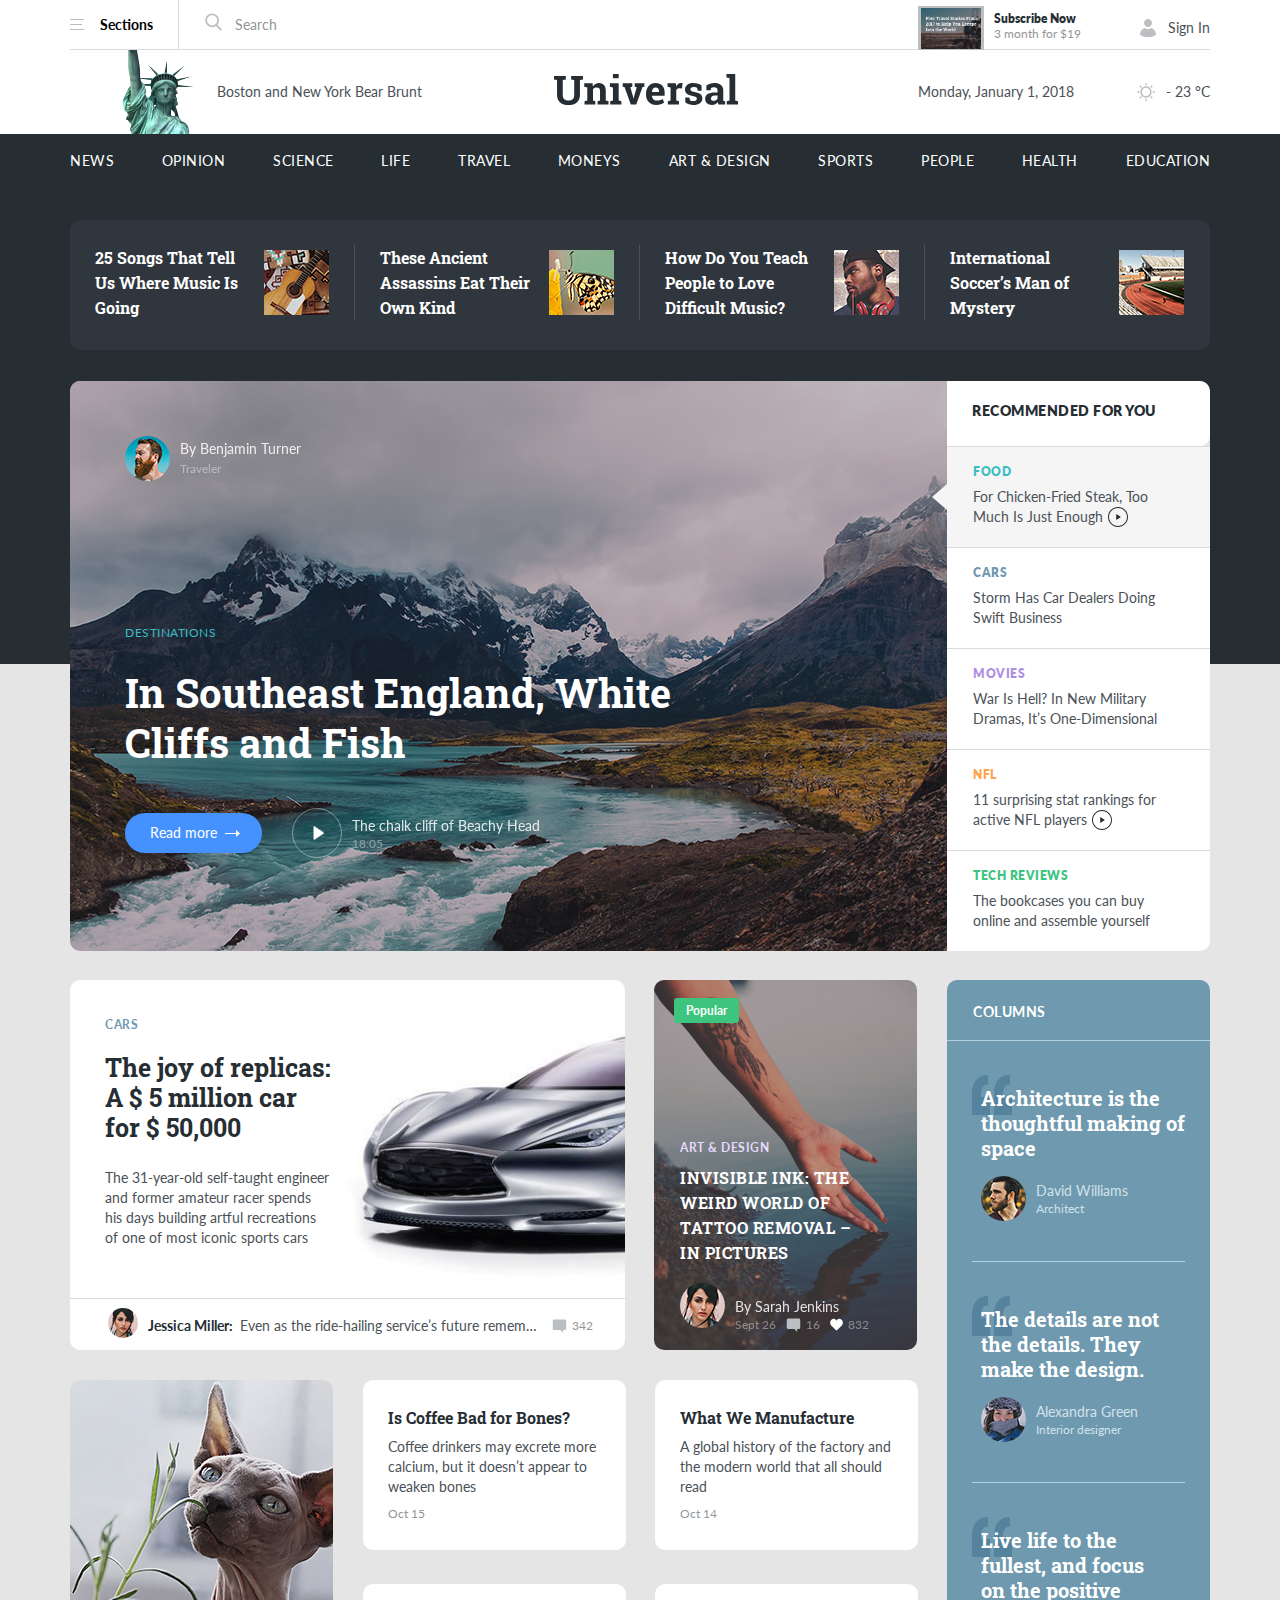
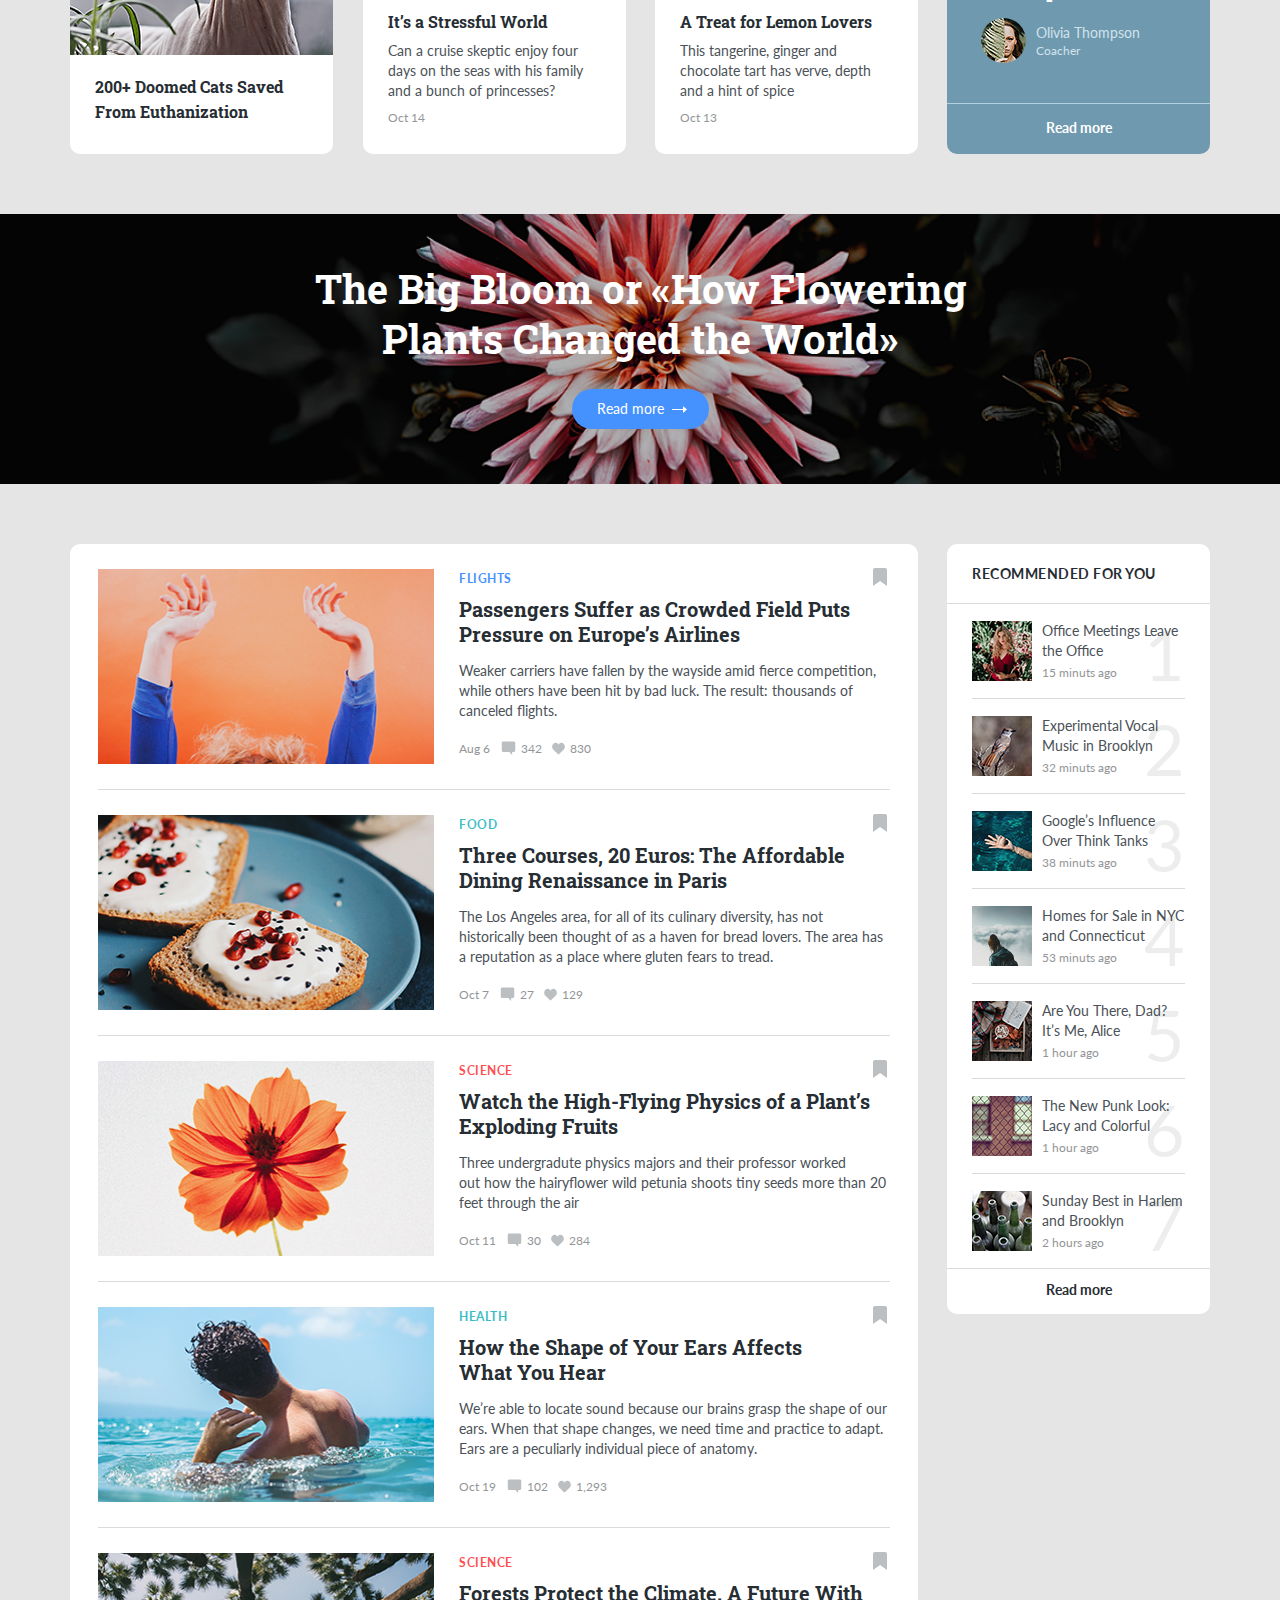
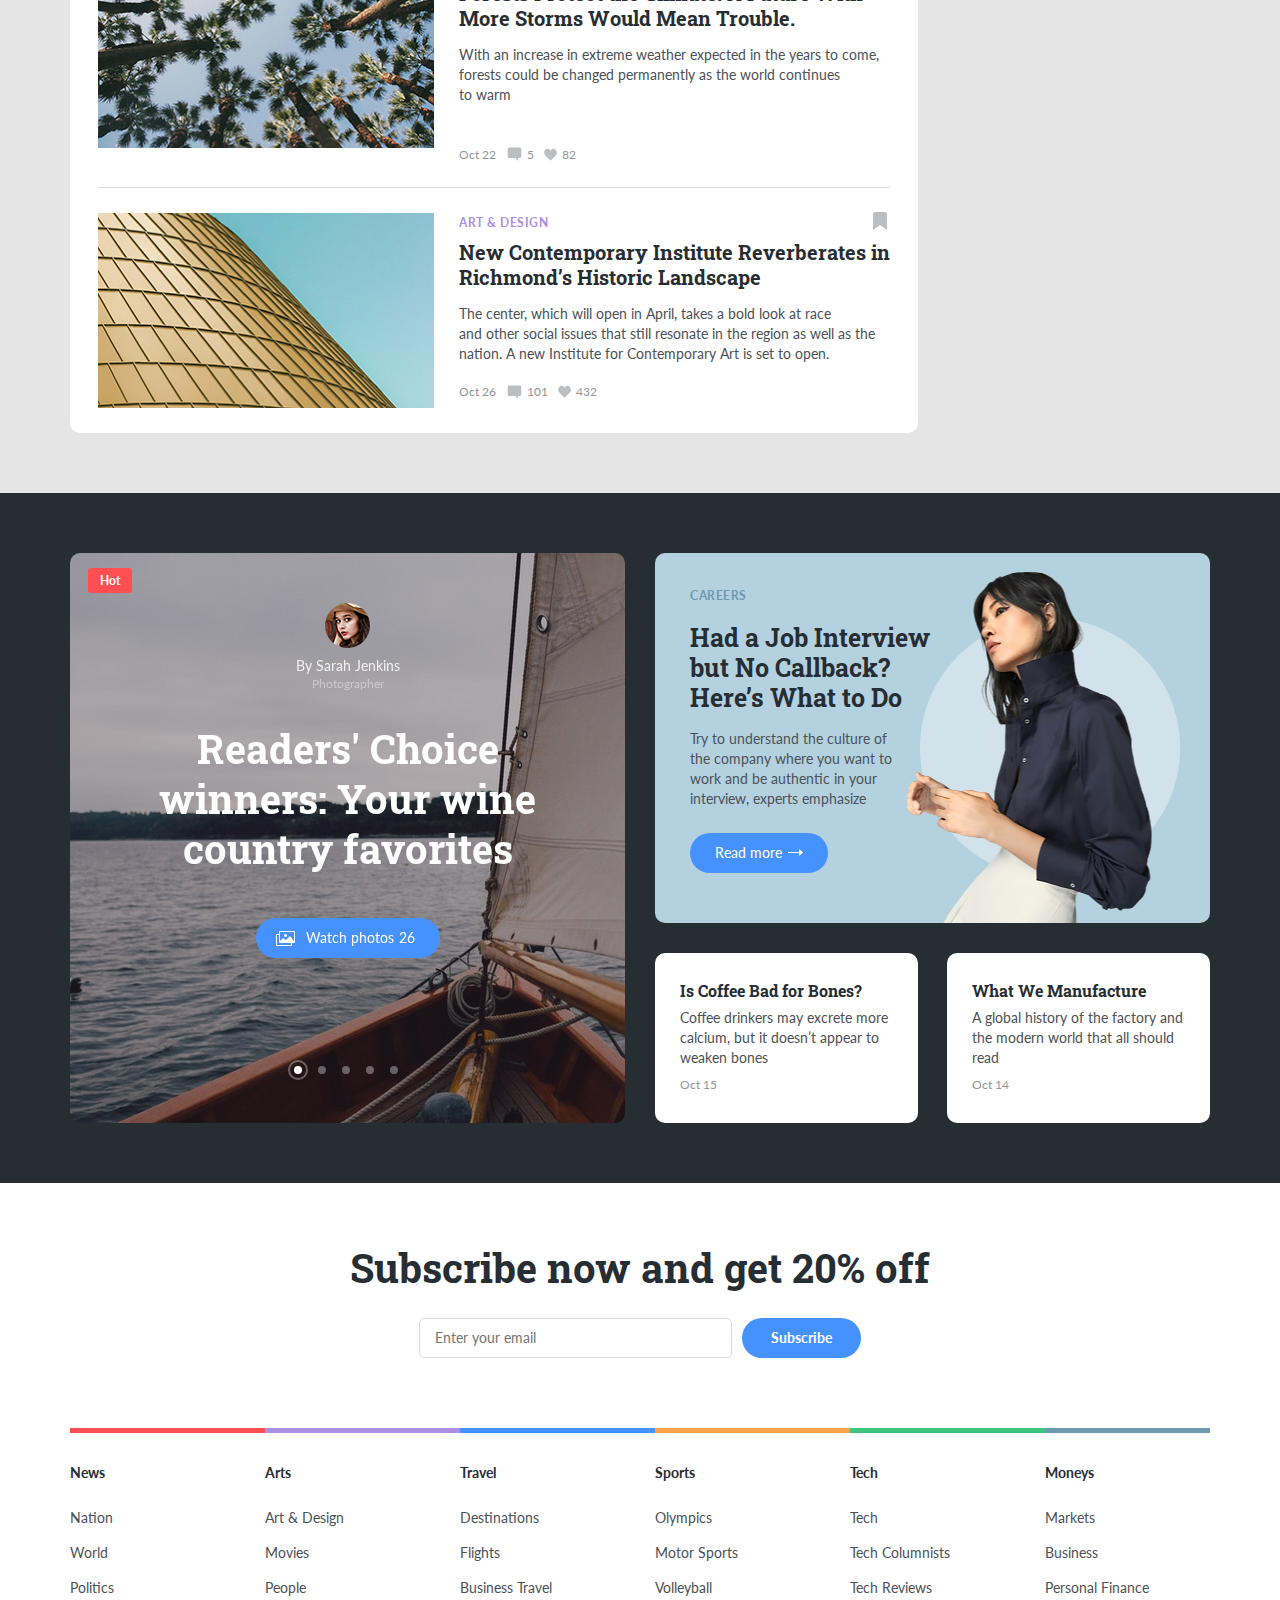
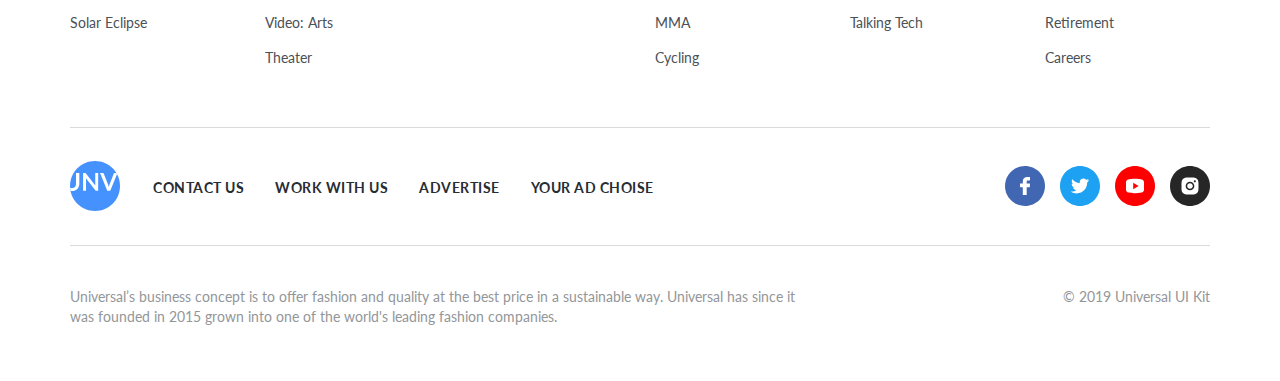
<file: index.html>
<!DOCTYPE html>
<html lang="en">
  <head>
    <meta charset="UTF-8" />
    <meta name="viewport" content="width=device-width, initial-scale=1.0" />
    <title>Universal</title>
    <link
      rel="apple-touch-icon"
      sizes="57x57"
      href="favicon/apple-icon-57x57.png"
    />
    <link
      rel="apple-touch-icon"
      sizes="60x60"
      href="favicon/apple-icon-60x60.png"
    />
    <link
      rel="apple-touch-icon"
      sizes="72x72"
      href="favicon/apple-icon-72x72.png"
    />
    <link
      rel="apple-touch-icon"
      sizes="76x76"
      href="favicon/apple-icon-76x76.png"
    />
    <link
      rel="apple-touch-icon"
      sizes="114x114"
      href="favicon/apple-icon-114x114.png"
    />
    <link
      rel="apple-touch-icon"
      sizes="120x120"
      href="favicon/apple-icon-120x120.png"
    />
    <link
      rel="apple-touch-icon"
      sizes="144x144"
      href="favicon/apple-icon-144x144.png"
    />
    <link
      rel="apple-touch-icon"
      sizes="152x152"
      href="favicon/apple-icon-152x152.png"
    />
    <link
      rel="apple-touch-icon"
      sizes="180x180"
      href="favicon/apple-icon-180x180.png"
    />
    <link
      rel="icon"
      type="image/png"
      sizes="192x192"
      href="favicon/android-icon-192x192.png"
    />
    <link
      rel="icon"
      type="image/png"
      sizes="32x32"
      href="favicon/favicon-32x32.png"
    />
    <link
      rel="icon"
      type="image/png"
      sizes="96x96"
      href="favicon/favicon-96x96.png"
    />
    <link
      rel="icon"
      type="image/png"
      sizes="16x16"
      href="favicon/favicon-16x16.png"
    />
    <link rel="manifest" href="favicon/manifest.json" />
    <meta name="msapplication-TileColor" content="#ffffff" />
    <meta
      name="msapplication-TileImage"
      content="favicon/ms-icon-144x144.png"
    />
    <meta name="theme-color" content="#ffffff" />
    <link
      href="https://fonts.googleapis.com/css2?family=Lato:wght@400;700;800;900&family=Roboto+Slab:wght@400;700&display=swap"
      rel="stylesheet"
    />
    <link rel="stylesheet" href="css/swiper-bundle.min.css" />
    <link rel="stylesheet" href="css/style.css" />
  </head>
  <body>
    <header class="header">
      <div class="container">
        <div class="header-top container">
          <div class="header-top__wrapper">
            <div class="header-top__section">
              <button class="section-button header-top__section-button">
                <span class="section-button__line"></span>
                <span
                  class="section-button__line section-button__line--little"
                ></span>
                <span class="section-button__line"></span>
              </button>
              <span class="sections">Sections</span>
              <nav class="section-nav">
                <img
                  src="img/svg/close-w.svg"
                  alt="Icon: close"
                  class="close-button"
                />
                <div class="section-nav__container">
                  <div class="section-nav__wrapper-first">
                    <div class="section-nav__item">
                      <h5 class="section-nav__item-title">News</h5>
                      <ul class="section-nav__ul">
                        <li class="section-nav__ul-item">
                          <a href="" class="section-nav__link">Nation</a>
                        </li>
                        <li class="section-nav__ul-item">
                          <a href="" class="section-nav__link">World</a>
                        </li>
                        <li class="section-nav__ul-item">
                          <a href="" class="section-nav__link">Politics</a>
                        </li>
                        <li class="section-nav__ul-item">
                          <a href="" class="section-nav__link">Solar Eclipse</a>
                        </li>
                      </ul>
                    </div>
                    <!-- /.section-nav__item -->
                    <div class="section-nav__item">
                      <h5 class="section-nav__item-title">Travel</h5>
                      <ul class="section-nav__ul">
                        <li class="section-nav__ul-item">
                          <a href="" class="section-nav__link">Destinations</a>
                        </li>
                        <li class="section-nav__ul-item">
                          <a href="" class="section-nav__link">Flights</a>
                        </li>
                        <li class="section-nav__ul-item">
                          <a href="" class="section-nav__link"
                            >Business Travel</a
                          >
                        </li>
                      </ul>
                    </div>
                    <!-- /.section-nav__item -->
                  </div>
                  <!-- /. section-nav__wrapper-first-->
                  <div class="section-nav__wrapper-second">
                    <div class="section-nav__item">
                      <h5 class="section-nav__item-title">Moneys</h5>
                      <ul class="section-nav__ul">
                        <li class="section-nav__ul-item">
                          <a href="" class="section-nav__link">Markets</a>
                        </li>
                        <li class="section-nav__ul-item">
                          <a href="" class="section-nav__link">Business</a>
                        </li>
                        <li class="section-nav__ul-item">
                          <a href="" class="section-nav__link"
                            >Personal Finance</a
                          >
                        </li>
                        <li class="section-nav__ul-item">
                          <a href="" class="section-nav__link">Retirement</a>
                        </li>
                        <li class="section-nav__ul-item">
                          <a href="" class="section-nav__link">Careers</a>
                        </li>
                      </ul>
                    </div>
                    <!-- /.section-nav__item -->
                    <div class="section-nav__item">
                      <h5 class="section-nav__item-title">Arts</h5>
                      <ul class="section-nav__ul">
                        <li class="section-nav__ul-item">
                          <a href="" class="section-nav__link">Art & Design</a>
                        </li>
                        <li class="section-nav__ul-item">
                          <a href="" class="section-nav__link">Movies</a>
                        </li>
                        <li class="section-nav__ul-item">
                          <a href="" class="section-nav__link">People</a>
                        </li>
                        <li class="section-nav__ul-item">
                          <a href="" class="section-nav__link">Video: Arts</a>
                        </li>
                        <li class="section-nav__ul-item">
                          <a href="" class="section-nav__link">Theater</a>
                        </li>
                      </ul>
                    </div>
                    <!-- /.section-nav__item -->
                  </div>
                  <div class="section-nav__wrapper-third">
                    <div class="section-nav__item">
                      <h5 class="section-nav__item-title">Tech</h5>
                      <ul class="section-nav__ul">
                        <li class="section-nav__ul-item">
                          <a href="" class="section-nav__link"></a>
                        </li>
                        <li class="section-nav__ul-item">
                          <a href="" class="section-nav__link">Tech</a>
                        </li>
                        <li class="section-nav__ul-item">
                          <a href="" class="section-nav__link">Tech Reviews</a>
                        </li>
                        <li class="section-nav__ul-item">
                          <a href="" class="section-nav__link">Talking Tech</a>
                        </li>
                      </ul>
                    </div>
                    <!-- /.section-nav__item -->
                    <div class="section-nav__item">
                      <h5 class="section-nav__item-title">Sports</h5>
                      <ul class="section-nav__ul">
                        <li class="section-nav__ul-item">
                          <a href="" class="section-nav__link">Olympics</a>
                        </li>
                        <li class="section-nav__ul-item">
                          <a href="" class="section-nav__link">Motor Sport</a>
                        </li>
                        <li class="section-nav__ul-item">
                          <a href="" class="section-nav__link">Volleyball</a>
                        </li>
                        <li class="section-nav__ul-item">
                          <a href="" class="section-nav__link">MMA</a>
                        </li>
                        <li class="section-nav__ul-item">
                          <a href="" class="section-nav__link">Cycling</a>
                        </li>
                      </ul>
                    </div>
                    <!-- /.section-nav__item -->
                  </div>
                  <div class="section-nav__wrapper-four">
                    <div class="header-top header-top--mobile">
                      <form
                        action="#"
                        class="search header__search header__search--mobile"
                      >
                        <a href="#"
                          ><img
                            src="img/svg/Search.svg"
                            alt="Icon: search"
                            class="search__img"
                        /></a>
                        <input
                          type="text"
                          class="search__input search__input--mobile"
                          placeholder="Search"
                        />
                      </form>
                    </div>
                    <!-- /.header-top -->
                    <div
                      class="subscribe header-top__subscribe header-top__subscribe--mobile"
                    >
                      <div class="subscribe-background">
                        <img
                          src="img/subscribe-img.png"
                          alt="Subcribe img"
                          class="subscribe__img"
                        />
                      </div>
                      <div class="subscribe__info">
                        <a
                          href="#"
                          class="subscribe__button subscribe__button--mobile"
                          >Subscribe Now</a
                        ><span class="subscribe__text subscribe__text--mobile"
                          >3 month for $19</span
                        >
                      </div>
                    </div>
                    <!-- /.header-top__subscrib -->
                    <div class="day-info day-info--mobile">
                      <div class="day-info__date day-info__date--mobile">
                        <span
                          class="day-info__date-info day-info__date-info--mobile"
                          >Monday, January 1, 2018</span
                        >
                      </div>
                      <div class="day-info__weather">
                        <img
                          src="img/svg/Sun.svg"
                          alt=""
                          class="day-info__weather-img"
                        />
                        <span
                          class="day-info__weather-text day-info__weather-text--mobile"
                          >- 23 °C</span
                        >
                      </div>
                    </div>
                    <div class="header-top__login login login--mobile">
                      <img
                        src="img/svg/Man.svg"
                        alt="Icon: man"
                        class="login__img"
                      />
                      <a href="#" class="login__link login__link--mobile"
                        >Sign In</a
                      >
                    </div>
                    <div class="empty"></div>
                  </div>
                  <!-- /.section-nav__wrapper-four -->
                </div>
                <!-- /.section-nav__container  -->
              </nav>
            </div>
            <!-- /.header-top__section -->
            <form action="#" class="search header__search">
              <a href="#"
                ><img
                  src="img/svg/Search.svg"
                  alt="Icon: search"
                  class="search__img"
              /></a>
              <input type="text" class="search__input" placeholder="Search" />
            </form>
          </div>
          <div class="header-top__wrap">
            <div class="subscribe header-top__subscribe">
              <div class="subscribe-background">
                <img
                  src="img/subscribe-img.png"
                  alt="Subcribe img"
                  class="subscribe__img"
                />
              </div>
              <div class="subscribe__info">
                <a href="#" class="subscribe__button">Subscribe Now</a
                ><span class="subscribe__text">3 month for $19</span>
              </div>
            </div>
            <!-- /.header-top__subscribe -->

            <div class="header-top__login login">
              <img src="img/svg/Man.svg" alt="Icon: man" class="login__img" />
              <a href="#" class="login__link">Sign In</a>
            </div>
          </div>
          <!-- /.header-top__wrap -->
        </div>
        <!-- /.header-top -->
        <div class="header-center">
          <div class="left-logo">
            <img
              src="img/left-logo.png"
              alt="Icon: logo"
              class="left-logo__img"
            />
            <span class="left-logo__text">Boston and New York Bear Brunt</span>
          </div>
          <div class="logo">
            <a href="index.html" class="logo__link"
              ><img src="img/svg/logo.svg" alt="Icon: logo" class="logo__img"
            /></a>
          </div>
          <!-- /.logo -->
          <div class="day-info">
            <div class="day-info__date">
              <span class="day-info__date-info">Monday, January 1, 2018</span>
            </div>
            <div class="day-info__weather">
              <img src="img/svg/Sun.svg" alt="" class="day-info__weather-img" />
              <span class="day-info__weather-text">- 23 °C</span>
            </div>
          </div>
        </div>
        <!-- /.header-center -->
      </div>
      <!-- /.container -->
      <nav class="nav">
        <div class="container">
          <ul class="nav-ul">
            <li class="nav-ul__list">
              <a href="#" class="nav-ul__link">News</a>
            </li>
            <li class="nav-ul__list">
              <a href="#" class="nav-ul__link">Opinion</a>
            </li>
            <li class="nav-ul__list">
              <a href="#" class="nav-ul__link">Science</a>
            </li>
            <li class="nav-ul__list">
              <a href="#" class="nav-ul__link">Life</a>
            </li>
            <li class="nav-ul__list">
              <a href="#" class="nav-ul__link">Travel</a>
            </li>
            <li class="nav-ul__list">
              <a href="#" class="nav-ul__link">Moneys</a>
            </li>
            <li class="nav-ul__list">
              <a href="#" class="nav-ul__link">Art & Design</a>
            </li>
            <li class="nav-ul__list">
              <a href="#" class="nav-ul__link">Sports</a>
            </li>
            <li class="nav-ul__list">
              <a href="#" class="nav-ul__link">People</a>
            </li>
            <li class="nav-ul__list">
              <a href="#" class="nav-ul__link">Health</a>
            </li>
            <li class="nav-ul__list">
              <a href="#" class="nav-ul__link">Education</a>
            </li>
          </ul>
        </div>
        <!-- /.container -->
      </nav>
      <div class="nav-bottom"></div>
      <!-- /.nav-bottom -->
    </header>
    <section class="main">
      <div class="container">
        <div class="cards">
          <div class="cards__item">
            <span class="cards__text"
              >25 Songs That Tell Us Where Music Is Going</span
            ><img src="img/card-1.jpg" alt="" class="cards__img" />
          </div>
          <div class="cards__item">
            <span class="cards__text"
              >These Ancient Assassins Eat Their Own Kind</span
            ><img src="img/card-2.jpg" alt="" class="cards__img" />
          </div>
          <div class="cards__item">
            <span class="cards__text"
              >How Do You Teach People to Love Difficult Music?</span
            ><img src="img/card-3.jpg" alt="" class="cards__img" />
          </div>
          <div class="cards__item">
            <span class="cards__text"
              >International Soccer’s Man of Mystery</span
            ><img src="img/card-4.jpg" alt="" class="cards__img" />
          </div>
        </div>
        <!-- /.main-cards -->
      </div>
      <!-- /.container -->
      <div class="section-recomend">
        <div class="container">
          <div class="recomend">
            <ul class="recomend-ul">
              <li id="food" class="recomend-ul__item recomend-ul__item--active">
                <div class="recomend-main">
                  <img
                    src="img/recomend.png"
                    alt="recomend"
                    class="recomend-main__image"
                  />
                  <div class="recomend-main__wrapper">
                    <a href="#" class="recomend-main__user">
                      <img
                        src="img/recomend-user.png"
                        alt="recomend-user"
                        class="recomend-main__user-img"
                      />
                      <div class="recomend-main__user-wrapper">
                        <h6 class="recomend-main__user-name">
                          By Benjamin Turner
                        </h6>
                        <span class="recomend-main__user-category"
                          >Traveler</span
                        >
                      </div>
                    </a>
                    <!-- /.recomend-main__user -->
                    <div class="recomend-main__info">
                      <span class="recomend-main__info-point bluegreen"
                        >Destinations</span
                      >
                      <h1 class="recomend-main__info-title">
                        In Southeast England, White Cliffs and Fish
                      </h1>
                      <div class="recomend-main__info-wrapper">
                        <form action="traveler.html">
                          <button class="recomend-main__info-button">
                            Read more
                            <img
                              src="img/svg/button-arrow.svg"
                              alt="Icon: arrow"
                              class="recomend-main__info-read"
                            />
                          </button>
                        </form>
                        <div class="recomend-main__info-video">
                          <button
                            data-toggle="modal"
                            class="recomend-main__info-play"
                          >
                            <img
                              src="img/play.png"
                              alt="Icon: play"
                              class="play"
                            />
                          </button>
                          <div class="recomend-main__info-video-wrapper">
                            <h5 class="recomend-main__info-name">
                              The chalk cliff of Beachy Head
                            </h5>
                            <span class="recomend-main__info-time">18:05</span>
                          </div>
                        </div>
                      </div>
                    </div>
                    <!-- /.recomend-main__info -->
                  </div>
                  <!-- /.recomend-main__wrapper -->
                </div>
              </li>
              <li id="cars" class="recomend-ul__item">
                <div class="recomend-main">
                  <img
                    src="img/recomend-2.jpg"
                    alt="recomend"
                    class="recomend-main__image"
                  />
                  <div class="recomend-main__wrapper">
                    <a href="#" class="recomend-main__user">
                      <img
                        src="img/recomend-user.png"
                        alt="recomend-user"
                        class="recomend-main__user-img"
                      />
                      <div class="recomend-main__user-wrapper">
                        <h6 class="recomend-main__user-name">
                          By Benjamin Turner
                        </h6>
                        <span class="recomend-main__user-category"
                          >Traveler</span
                        >
                      </div>
                    </a>
                    <!-- /.recomend-main__user -->
                    <div class="recomend-main__info">
                      <span class="recomend-main__info-point greyblue"
                        >Cars</span
                      >
                      <h1 class="recomend-main__info-title">
                        Lorem ipsum dolor sit amet consectetur
                      </h1>
                      <div class="recomend-main__info-wrapper">
                        <form action="traveler.html">
                          <button class="recomend-main__info-button">
                            Read more
                            <img
                              src="img/svg/button-arrow.svg"
                              alt="Icon: arrow"
                              class="recomend-main__info-read"
                            />
                          </button>
                        </form>
                        <div class="recomend-main__info-video">
                          <button
                            data-toggle="modal"
                            class="recomend-main__info-play"
                          >
                            <img
                              src="img/play.png"
                              alt="Icon: play"
                              class="play"
                            />
                          </button>
                          <div class="recomend-main__info-video-wrapper">
                            <h5 class="recomend-main__info-name">
                              The chalk cliff of Beachy Head
                            </h5>
                            <span class="recomend-main__info-time">18:05</span>
                          </div>
                        </div>
                      </div>
                    </div>
                    <!-- /.recomend-main__info -->
                  </div>
                  <!-- /.recomend-main__wrapper -->
                </div>
              </li>
              <li id="movies" class="recomend-ul__item">
                <div class="recomend-main">
                  <img
                    src="img/recomend-3.jpg"
                    alt="recomend"
                    class="recomend-main__image"
                  />
                  <div class="recomend-main__wrapper">
                    <a href="#" class="recomend-main__user">
                      <img
                        src="img/recomend-user.png"
                        alt="recomend-user"
                        class="recomend-main__user-img"
                      />
                      <div class="recomend-main__user-wrapper">
                        <h6 class="recomend-main__user-name">
                          By Benjamin Turner
                        </h6>
                        <span class="recomend-main__user-category"
                          >Traveler</span
                        >
                      </div>
                    </a>
                    <!-- /.recomend-main__user -->
                    <div class="recomend-main__info">
                      <span class="recomend-main__info-point purple"
                        >Movies</span
                      >
                      <h1 class="recomend-main__info-title">
                        Lorem ipsum dolor sit amet.
                      </h1>
                      <div class="recomend-main__info-wrapper">
                        <form action="traveler.html">
                          <button class="recomend-main__info-button">
                            Read more
                            <img
                              src="img/svg/button-arrow.svg"
                              alt="Icon: arrow"
                              class="recomend-main__info-read"
                            />
                          </button>
                        </form>
                        <div class="recomend-main__info-video">
                          <button
                            data-toggle="modal"
                            class="recomend-main__info-play"
                          >
                            <img
                              src="img/play.png"
                              alt="Icon: play"
                              class="play"
                            />
                          </button>
                          <div class="recomend-main__info-video-wrapper">
                            <h5 class="recomend-main__info-name">
                              The chalk cliff of Beachy Head
                            </h5>
                            <span class="recomend-main__info-time">18:05</span>
                          </div>
                        </div>
                      </div>
                    </div>
                    <!-- /.recomend-main__info -->
                  </div>
                  <!-- /.recomend-main__wrapper -->
                </div>
              </li>
              <li id="nfl" class="recomend-ul__item">
                <div class="recomend-main">
                  <img
                    src="img/recomend.png"
                    alt="recomend"
                    class="recomend-main__image"
                  />
                  <div class="recomend-main__wrapper">
                    <a href="#" class="recomend-main__user">
                      <img
                        src="img/recomend-user.png"
                        alt="recomend-user"
                        class="recomend-main__user-img"
                      />
                      <div class="recomend-main__user-wrapper">
                        <h6 class="recomend-main__user-name">
                          By Benjamin Turner
                        </h6>
                        <span class="recomend-main__user-category"
                          >Traveler</span
                        >
                      </div>
                    </a>
                    <!-- /.recomend-main__user -->
                    <div class="recomend-main__info">
                      <span class="recomend-main__info-point orange">NFL</span>
                      <h1 class="recomend-main__info-title">
                        In Southeast England, White Cliffs and Fish
                      </h1>
                      <div class="recomend-main__info-wrapper">
                        <form action="traveler.html">
                          <button class="recomend-main__info-button">
                            Read more
                            <img
                              src="img/svg/button-arrow.svg"
                              alt="Icon: arrow"
                              class="recomend-main__info-read"
                            />
                          </button>
                        </form>
                        <div class="recomend-main__info-video">
                          <button
                            data-toggle="modal"
                            class="recomend-main__info-play"
                          >
                            <img
                              src="img/play.png"
                              alt="Icon: play"
                              class="play"
                            />
                          </button>
                          <div class="recomend-main__info-video-wrapper">
                            <h5 class="recomend-main__info-name">
                              The chalk cliff of Beachy Head
                            </h5>
                            <span class="recomend-main__info-time">18:05</span>
                          </div>
                        </div>
                      </div>
                    </div>
                    <!-- /.recomend-main__info -->
                  </div>
                  <!-- /.recomend-main__wrapper -->
                </div>
              </li>
              <li id="tech" class="recomend-ul__item">
                <div class="recomend-main">
                  <img
                    src="img/recomend.png"
                    alt="recomend"
                    class="recomend-main__image"
                  />
                  <div class="recomend-main__wrapper">
                    <a href="#" class="recomend-main__user">
                      <img
                        src="img/recomend-user.png"
                        alt="recomend-user"
                        class="recomend-main__user-img"
                      />
                      <div class="recomend-main__user-wrapper">
                        <h6 class="recomend-main__user-name">
                          By Benjamin Turner
                        </h6>
                        <span class="recomend-main__user-category"
                          >Traveler</span
                        >
                      </div>
                    </a>
                    <!-- /.recomend-main__user -->
                    <div class="recomend-main__info">
                      <span class="recomend-main__info-point green"
                        >tech reviews</span
                      >
                      <h1 class="recomend-main__info-title">
                        In Southeast England, White Cliffs and Fish
                      </h1>
                      <div class="recomend-main__info-wrapper">
                        <form action="traveler.html">
                          <button class="recomend-main__info-button">
                            Read more
                            <img
                              src="img/svg/button-arrow.svg"
                              alt="Icon: arrow"
                              class="recomend-main__info-read"
                            />
                          </button>
                        </form>
                        <div class="recomend-main__info-video">
                          <button
                            data-toggle="modal"
                            class="recomend-main__info-play"
                          >
                            <img
                              src="img/play.png"
                              alt="Icon: play"
                              class="play"
                            />
                          </button>
                          <div class="recomend-main__info-video-wrapper">
                            <h5 class="recomend-main__info-name">
                              The chalk cliff of Beachy Head
                            </h5>
                            <span class="recomend-main__info-time">18:05</span>
                          </div>
                        </div>
                      </div>
                    </div>
                    <!-- /.recomend-main__info -->
                  </div>
                  <!-- /.recomend-main__wrapper -->
                </div>
              </li>
            </ul>
            <!-- /.recomend-main -->
            <div class="recomend-tabs">
              <h3 class="recomend-tabs__title">Recommended for you</h3>
              <ul class="recomend-tabs__ul">
                <li
                  data-target="#food"
                  class="recomend-tabs__tab recomend-tabs__tab--active"
                >
                  <h5 class="recomend-tabs__tab-title bluegreen">
                    Food
                  </h5>
                  <div
                    class="recomend-tabs__tab-wrapper recomend-tabs__tab-wrapper--w-"
                  >
                    <span class="recomend-tabs__tab-text">
                      For Chicken-Fried Steak, Too Much Is Just Enough</span
                    ><img
                      src="img/svg/play.svg"
                      alt="Icon: play"
                      class="recomend-tabs__tab-img"
                    />
                  </div>
                </li>
                <li data-target="#cars" class="recomend-tabs__tab">
                  <h5 class="recomend-tabs__tab-title greyblue">
                    Cars
                  </h5>
                  <span class="recomend-tabs__tab-text"
                    >Storm Has Car Dealers Doing Swift Business</span
                  >
                </li>
                <li data-target="#movies" class="recomend-tabs__tab">
                  <h5 class="recomend-tabs__tab-title purple">
                    Movies
                  </h5>
                  <span class="recomend-tabs__tab-text"
                    >War Is Hell? In New Military Dramas, It’s
                    One-Dimensional</span
                  >
                </li>
                <li data-target="#nfl" class="recomend-tabs__tab">
                  <h5 class="recomend-tabs__tab-title orange">
                    NFL
                  </h5>
                  <span class="recomend-tabs__tab-text"
                    >11 surprising stat rankings for active NFL players</span
                  >
                  <img
                    src="img/svg/play.svg"
                    alt=""
                    class="recomend-tabs__tab-img"
                  />
                </li>
                <li data-target="#tech" class="recomend-tabs__tab">
                  <h5 class="recomend-tabs__tab-title green">
                    Tech Reviews
                  </h5>
                  <span class="recomend-tabs__tab-text"
                    >The bookcases you can buy online and assemble
                    yourself</span
                  >
                </li>
              </ul>
            </div>
            <!-- /.recomend-tabs -->
          </div>
          <!-- /.recomend -->
        </div>
        <!-- /.container -->
      </div>
    </section>
    <!-- /.main -->
    <section class="grid">
      <div class="container">
        <div class="grid-wrapper">
          <div class="grid-wrapper__big">
            <div class="grid-wrapper__big-up">
              <div class="grid-item">
                <div class="grid-item__wrap">
                  <div class="grid-item__info">
                    <span class="grid-item__cateory">cars</span>
                    <h3 class="grid-item__title">
                      The joy of replicas: A $ 5 million car for $&nbsp;50,000
                    </h3>
                    <p class="grid-item__text">
                      The 31-year-old self-taught engineer and former amateur
                      racer spends his days building artful recreations of one
                      of most iconic sports cars
                    </p>
                  </div>
                  <img
                    src="img/grid-car.png"
                    alt="Car"
                    class="grid-item__img"
                  />
                </div>
                <div class="grid-item__comment">
                  <a href="#"
                    ><img
                      src="img/grid-avatar-1.png"
                      alt="Avatar"
                      class="grid-item__comment-avatar"
                  /></a>
                  <div class="grid-item__comment-wrap">
                    <a href="#" class="grid-item__comment-name"
                      >Jessica Miller:&nbsp;</a
                    >
                    <a
                      href="#"
                      class="grid-item__comment-name grid-item__comment-name--mobile"
                      >Jessica Miller</a
                    >
                    <span class="grid-item__comment-text"
                      >Even as the ride-hailing service’s future remem…</span
                    >
                  </div>
                  <a href="#" class="grid-comment">
                    <img
                      src="img/svg/Comment.svg"
                      alt="Icon: comment"
                      class="grid-comment__img"
                    />
                    <span class="grid-comment__number">342</span>
                  </a>
                </div>
              </div>
              <!-- /.grid-item -->
              <div class="grid-wrapper__comment-wrap">
                <div class="grid-popular grid-wrapper__big-card">
                  <div class="grid-popular__wrap">
                    <span class="grid-popular__label">Popular</span>
                    <div class="grid-popular__wrapper">
                      <span class="grid-popular__category">Art & Design</span>
                      <h4 class="grid-popular__title">
                        Invisible ink: the weird world of tattoo removal –
                        in pictures
                      </h4>
                      <div class="grid-popular__user">
                        <a href="#"
                          ><img
                            src="img/grid-avatar-1.png"
                            alt=""
                            class="grid-popular__img"
                        /></a>
                        <div class="grid-popular__wrapper">
                          <a href="#" class="grid-popular__name"
                            >By Sarah Jenkins</a
                          >
                          <div class="grid-popular__wrap-user">
                            <span class="grid-popular__date">Sept 26</span>
                            <a href="#" class="grid-popular__comment">
                              <img
                                src="img/svg/Comment.svg"
                                alt="Icon: Comment"
                                class="grid-popular__comment-img"
                              />
                              <span class="grid-popular__comment-number"
                                >16</span
                              >
                            </a>
                            <!-- /.grid-popular__comment -->
                            <a
                              href="#"
                              class="grid-popular__like like"
                              data-target="popular"
                            >
                              <svg
                                id="svgpopular"
                                class="grid-popular__like-img like-svg"
                                width="13"
                                height="13"
                                viewBox="0 0 13 13"
                                xmlns="http://www.w3.org/2000/svg"
                              >
                                <path
                                  fill-rule="evenodd"
                                  clip-rule="evenodd"
                                  d="M11.8391 1.96033C11.1701 1.2119 10.2807 0.800049 9.33459 0.800049C8.38831 0.800049 7.59423 1.2119 6.925 1.96033L6.49998 2.63921L6.075 1.96033C5.40597 1.2119 4.61164 0.800049 3.66557 0.800049C2.71953 0.800049 1.82982 1.2119 1.16086 1.96033C-0.220288 3.50554 -0.220288 6.01968 1.16086 7.56429L6.10991 12.3207C6.19083 12.4116 6.29157 12.4672 6.39682 12.4886C6.43211 12.4964 6.46761 12.5 6.50317 12.5C6.64318 12.5 6.78341 12.4403 6.89004 12.3207L11.8391 7.56429C13.2203 6.01968 13.2203 3.50554 11.8391 1.96033Z"
                                />
                              </svg>
                              <span
                                id="popular"
                                class="grid-popular__like-number"
                                >832</span
                              >
                            </a>
                          </div>
                          <!-- /.grid-popular__wrap -->
                        </div>
                        <!-- /.grid-popular__wrapper -->
                      </div>
                    </div>
                    <!-- /.grid-popular__user -->
                  </div>
                  <!-- /.grid-popular__wrap -->
                </div>
                <!-- /.grid-popular -->
                <div
                  class="grid-wrapper__big-item grid-wrapper__big-item--mobile"
                >
                  <img
                    src="img/grid-cats.png"
                    alt="Cat"
                    class="grid-wrapper__big-img"
                  />
                  <h4
                    class="grid-wrapper__item-title grid-wrapper__item-title--cat"
                  >
                    200+ Doomed Cats Saved From Euthanization
                  </h4>
                </div>
              </div>
              <!-- /.grid-wrapper__comment-wrap -->
            </div>
            <!-- /.grid-wrapper__big-up -->
            <div class="grid-wrapper__big-down">
              <div class="grid-wrapper__big-item">
                <img
                  src="img/grid-cats.png"
                  alt="Cat"
                  class="grid-wrapper__big-img"
                />
                <h4
                  class="grid-wrapper__item-title grid-wrapper__item-title--cat"
                >
                  200+ Doomed Cats Saved From Euthanization
                </h4>
              </div>
              <div class="grid-wrapper__big-wrapper">
                <div class="grid-wrapper__big-two">
                  <div class="grid-wrapper__item">
                    <h4 class="grid-wrapper__item-title">
                      Is Coffee Bad for Bones?
                    </h4>
                    <p class="grid-wrapper__item-text">
                      Coffee drinkers may excrete more calcium, but it doesn’t
                      appear to weaken bones
                    </p>
                    <span class="grid-wrapper__item-date">Oct 15</span>
                  </div>
                  <!-- /.grid-wrapper__item -->
                  <div class="grid-wrapper__item">
                    <h4 class="grid-wrapper__item-title">
                      It’s a Stressful World
                    </h4>
                    <p class="grid-wrapper__item-text">
                      Can a cruise skeptic enjoy four days on the seas with his
                      family and a bunch of princesses?
                    </p>
                    <span class="grid-wrapper__item-date">Oct 14</span>
                  </div>
                  <!-- /.grid-wrapper__item -->
                </div>
                <!-- /.grid-wrapper__big-two -->
                <div class="grid-wrapper__big-two">
                  <div class="grid-wrapper__item">
                    <h4 class="grid-wrapper__item-title">
                      What We Manufacture
                    </h4>
                    <p class="grid-wrapper__item-text">
                      A global history of the factory and the modern world that
                      all should read
                    </p>
                    <span class="grid-wrapper__item-date">Oct 14</span>
                  </div>
                  <!-- /.grid-wrapper__item -->
                  <div class="grid-wrapper__item">
                    <h4 class="grid-wrapper__item-title">
                      A Treat for Lemon Lovers
                    </h4>
                    <p class="grid-wrapper__item-text">
                      This tangerine, ginger and chocolate tart has verve, depth
                      and a hint of spice
                    </p>
                    <span class="grid-wrapper__item-date">Oct 13</span>
                  </div>
                  <!-- /.grid-wrapper__item -->
                </div>
                <!-- /.grid-wrapper__big-two -->
              </div>
              <!-- /.grid-wrapper__big-wrapper -->
            </div>
            <!-- /.grid-wrapper__big-down -->
          </div>
          <!-- /.grid-wrapper__big -->
          <div class="grid-column">
            <h4 class="grid-column__title-main">Columns</h4>
            <div class="grid-column__wrapper">
              <div class="grid-column__item">
                <h3 class="grid-column__title">
                  Architecture is the thoughtful making of space
                </h3>
                <a href="#" class="grid-column__user">
                  <img
                    src="img/grid-avatar-2.png"
                    alt=""
                    class="grid-column__user-img"
                  />
                  <div class="grid-column__user-info">
                    <span class="grid-column__user-name">David Williams</span
                    ><span class="grid-column__user-profesion">Architect</span>
                  </div>
                </a>
              </div>
              <div class="grid-column__item">
                <h3 class="grid-column__title">
                  The details are not the details. They make the design.
                </h3>
                <a href="#" class="grid-column__user">
                  <img
                    src="img/grid-avatar-3.png"
                    alt=""
                    class="grid-column__user-img"
                  />
                  <div class="grid-column__user-info">
                    <span class="grid-column__user-name">Alexandra Green</span
                    ><span class="grid-column__user-profesion"
                      >Interior designer</span
                    >
                  </div>
                </a>
              </div>
              <div class="grid-column__item">
                <h3 class="grid-column__title">
                  Live life to the fullest, and focus on the positive
                </h3>
                <a href="#" class="grid-column__user">
                  <img
                    src="img/grid-avatar-4.png"
                    alt=""
                    class="grid-column__user-img"
                  />
                  <div class="grid-column__user-info">
                    <span class="grid-column__user-name">Olivia Thompson</span
                    ><span class="grid-column__user-profesion">Coacher</span>
                  </div>
                </a>
              </div>
            </div>
            <a href="traveler.html" class="grid-column__link">Read more</a>
          </div>
        </div>
      </div>
    </section>
    <!-- /.recomend -->
    <section class="read-more">
      <div class="read-more__container">
        <h2 class="read-more__title">
          The Big Bloom or «How Flowering Plants Changed the World»
        </h2>
        <form action="traveler.html" class="read-more__form">
          <button class="read-more__button">
            Read more
            <img
              class="read-more__button-img"
              src="img/svg/button-arrow.svg"
              alt=""
            />
          </button>
        </form>
      </div>
    </section>
    <!-- /.read-more -->
    <section class="bookmark">
      <div class="container">
        <div class="bookmark-wrapper">
          <div class="bookmark-main">
            <div class="bookmark-main__item">
              <svg
                class="bookmark__svg bookmark-svg"
                width="14"
                height="18"
                viewBox="0 0 14 18"
                xmlns="http://www.w3.org/2000/svg"
              >
                <path
                  fill-rule="evenodd"
                  clip-rule="evenodd"
                  d="M2 0H12C13.1046 0 14 0.89543 14 2V18L7.09495 13L0 18V2C0 0.89543 0.89543 0 2 0Z"
                />
              </svg>
              <img src="img/bookmark-1.jpg" alt="" class="bookmark-main__img" />
              <div class="bookmark-main__wrap">
                <span class="bookmark-main__category blue">Flights</span>
                <h5 class="bookmark-main__title">
                  Passengers Suffer as Crowded Field Puts Pressure on Europe’s
                  Airlines
                </h5>
                <p class="bookmark-main__text">
                  Weaker carriers have fallen by the wayside amid fierce
                  competition, while others have been hit by bad luck. The
                  result: thousands of canceled flights.
                </p>
                <div class="bookmark-main__info">
                  <span class="bookmark-main__date">Aug 6</span>
                  <a href="#" class="bookmark-main__comment">
                    <img
                      src="img/svg/Comment.svg"
                      alt="Icon: comment"
                      class="bookmark-main__comment-img"
                    />
                    <span class="bookmark-main__comment-number">342</span>
                  </a>
                  <!-- /.bookmark-main__comment -->
                  <a
                    href="#"
                    class="bookmark-main__like like"
                    data-target="flights"
                  >
                    <svg
                      id="svgflights"
                      class="bookmark-main__like-img like-svg"
                      width="13"
                      height="13"
                      viewBox="0 0 13 13"
                      fill="none"
                      xmlns="http://www.w3.org/2000/svg"
                    >
                      <path
                        fill-rule="evenodd"
                        clip-rule="evenodd"
                        d="M11.8391 1.96033C11.1701 1.2119 10.2807 0.800049 9.33459 0.800049C8.38831 0.800049 7.59423 1.2119 6.925 1.96033L6.49998 2.63921L6.075 1.96033C5.40597 1.2119 4.61164 0.800049 3.66557 0.800049C2.71953 0.800049 1.82982 1.2119 1.16086 1.96033C-0.220288 3.50554 -0.220288 6.01968 1.16086 7.56429L6.10991 12.3207C6.19083 12.4116 6.29157 12.4672 6.39682 12.4886C6.43211 12.4964 6.46761 12.5 6.50317 12.5C6.64318 12.5 6.78341 12.4403 6.89004 12.3207L11.8391 7.56429C13.2203 6.01968 13.2203 3.50554 11.8391 1.96033Z"
                      />
                    </svg>

                    <span id="flights" class="bookmark-main__like-number"
                      >830</span
                    >
                  </a>
                  <!-- /.bookmark-main__like -->
                </div>
                <!-- /.bookmark-main__info -->
              </div>
              <!-- /.bookmark-main__wrap -->
            </div>
            <!-- /.bookmark-main__item -->
            <div class="bookmark-main__item">
              <svg
                class="bookmark-svg bookmark__svg bookmark-svg--active"
                width="14"
                height="18"
                viewBox="0 0 14 18"
                xmlns="http://www.w3.org/2000/svg"
              >
                <path
                  fill-rule="evenodd"
                  clip-rule="evenodd"
                  d="M2 0H12C13.1046 0 14 0.89543 14 2V18L7.09495 13L0 18V2C0 0.89543 0.89543 0 2 0Z"
                />
              </svg>
              <img src="img/bookmark-2.jpg" alt="" class="bookmark-main__img" />
              <div class="bookmark-main__wrap">
                <span class="bookmark-main__category bluegreen">Food</span>
                <h5 class="bookmark-main__title">
                  Three Courses, 20 Euros: The Affordable Dining Renaissance in
                  Paris
                </h5>
                <p class="bookmark-main__text">
                  The Los Angeles area, for all of its culinary diversity, has
                  not historically been thought of as a haven for bread lovers.
                  The area has a reputation as a place where gluten fears to
                  tread.
                </p>
                <div class="bookmark-main__info">
                  <span class="bookmark-main__date">Oct 7</span>
                  <a href="#" class="bookmark-main__comment">
                    <img
                      src="img/svg/Comment.svg"
                      alt="Icon: comment"
                      class="bookmark-main__comment-img"
                    />
                    <span class="bookmark-main__comment-number">27</span>
                  </a>
                  <!-- /.bookmark-main__comment -->
                  <a
                    href="#"
                    class="bookmark-main__like like"
                    data-target="foodlike"
                  >
                    <svg
                      id="svgfoodlike"
                      class="bookmark-main__like-img like-svg"
                      width="13"
                      height="13"
                      viewBox="0 0 13 13"
                      fill="none"
                      xmlns="http://www.w3.org/2000/svg"
                    >
                      <path
                        fill-rule="evenodd"
                        clip-rule="evenodd"
                        d="M11.8391 1.96033C11.1701 1.2119 10.2807 0.800049 9.33459 0.800049C8.38831 0.800049 7.59423 1.2119 6.925 1.96033L6.49998 2.63921L6.075 1.96033C5.40597 1.2119 4.61164 0.800049 3.66557 0.800049C2.71953 0.800049 1.82982 1.2119 1.16086 1.96033C-0.220288 3.50554 -0.220288 6.01968 1.16086 7.56429L6.10991 12.3207C6.19083 12.4116 6.29157 12.4672 6.39682 12.4886C6.43211 12.4964 6.46761 12.5 6.50317 12.5C6.64318 12.5 6.78341 12.4403 6.89004 12.3207L11.8391 7.56429C13.2203 6.01968 13.2203 3.50554 11.8391 1.96033Z"
                      />
                    </svg>
                    <span id="foodlike" class="bookmark-main__like-number"
                      >129</span
                    >
                  </a>
                  <!-- /.bookmark-main__like -->
                </div>
                <!-- /.bookmark-main__info -->
              </div>
              <!-- /.bookmark-main__wrap -->
            </div>
            <!-- /.bookmark-main__item -->
            <div class="bookmark-main__item">
              <svg
                class="bookmark-svg bookmark__svg"
                width="14"
                height="18"
                viewBox="0 0 14 18"
                xmlns="http://www.w3.org/2000/svg"
              >
                <path
                  fill-rule="evenodd"
                  clip-rule="evenodd"
                  d="M2 0H12C13.1046 0 14 0.89543 14 2V18L7.09495 13L0 18V2C0 0.89543 0.89543 0 2 0Z"
                />
              </svg>
              <img src="img/bookmark-3.jpg" alt="" class="bookmark-main__img" />
              <div class="bookmark-main__wrap">
                <span class="bookmark-main__category red">Science</span>
                <h5 class="bookmark-main__title">
                  Watch the High-Flying Physics of a Plant’s Exploding Fruits
                </h5>
                <p class="bookmark-main__text">
                  Three undergradute physics majors and their professor worked
                  out how the hairyflower wild petunia shoots tiny seeds more
                  than 20 feet through the air
                </p>
                <div class="bookmark-main__info">
                  <span class="bookmark-main__date">Oct 11</span>
                  <a href="#" class="bookmark-main__comment">
                    <img
                      src="img/svg/Comment.svg"
                      alt="Icon: comment"
                      class="bookmark-main__comment-img"
                    />
                    <span class="bookmark-main__comment-number">30</span>
                  </a>
                  <!-- /.bookmark-main__comment -->
                  <a
                    href="#"
                    class="bookmark-main__like like"
                    data-target="science"
                  >
                    <svg
                      id="svgscience"
                      class="bookmark-main__like-img like-svg"
                      width="13"
                      height="13"
                      viewBox="0 0 13 13"
                      fill="none"
                      xmlns="http://www.w3.org/2000/svg"
                    >
                      <path
                        fill-rule="evenodd"
                        clip-rule="evenodd"
                        d="M11.8391 1.96033C11.1701 1.2119 10.2807 0.800049 9.33459 0.800049C8.38831 0.800049 7.59423 1.2119 6.925 1.96033L6.49998 2.63921L6.075 1.96033C5.40597 1.2119 4.61164 0.800049 3.66557 0.800049C2.71953 0.800049 1.82982 1.2119 1.16086 1.96033C-0.220288 3.50554 -0.220288 6.01968 1.16086 7.56429L6.10991 12.3207C6.19083 12.4116 6.29157 12.4672 6.39682 12.4886C6.43211 12.4964 6.46761 12.5 6.50317 12.5C6.64318 12.5 6.78341 12.4403 6.89004 12.3207L11.8391 7.56429C13.2203 6.01968 13.2203 3.50554 11.8391 1.96033Z"
                      />
                    </svg>
                    <span id="science" class="bookmark-main__like-number"
                      >284</span
                    >
                  </a>
                  <!-- /.bookmark-main__like -->
                </div>
                <!-- /.bookmark-main__info -->
              </div>
              <!-- /.bookmark-main__wrap -->
            </div>
            <!-- /.bookmark-main__item -->
            <div class="bookmark-main__item">
              <svg
                class="bookmark-svg bookmark__svg"
                width="14"
                height="18"
                viewBox="0 0 14 18"
                xmlns="http://www.w3.org/2000/svg"
              >
                <path
                  fill-rule="evenodd"
                  clip-rule="evenodd"
                  d="M2 0H12C13.1046 0 14 0.89543 14 2V18L7.09495 13L0 18V2C0 0.89543 0.89543 0 2 0Z"
                />
              </svg>
              <img src="img/bookmark-4.jpg" alt="" class="bookmark-main__img" />
              <div class="bookmark-main__wrap">
                <span class="bookmark-main__category bluegreen">Health</span>
                <h5 class="bookmark-main__title">
                  How the Shape of Your Ears Affects What You Hear
                </h5>
                <p class="bookmark-main__text">
                  We’re able to locate sound because our brains grasp the shape
                  of our ears. When that shape changes, we need time and
                  practice to adapt. Ears are a peculiarly individual piece of
                  anatomy.
                </p>
                <div class="bookmark-main__info">
                  <span class="bookmark-main__date">Oct 19</span>
                  <a href="#" class="bookmark-main__comment">
                    <img
                      src="img/svg/Comment.svg"
                      alt="Icon: comment"
                      class="bookmark-main__comment-img"
                    />
                    <span class="bookmark-main__comment-number">102</span>
                  </a>
                  <!-- /.bookmark-main__comment -->
                  <a
                    href="#"
                    class="bookmark-main__like like"
                    data-target="health"
                  >
                    <svg
                      id="svghealth"
                      class="bookmark-main__like-img like-svg"
                      width="13"
                      height="13"
                      viewBox="0 0 13 13"
                      fill="none"
                      xmlns="http://www.w3.org/2000/svg"
                    >
                      <path
                        fill-rule="evenodd"
                        clip-rule="evenodd"
                        d="M11.8391 1.96033C11.1701 1.2119 10.2807 0.800049 9.33459 0.800049C8.38831 0.800049 7.59423 1.2119 6.925 1.96033L6.49998 2.63921L6.075 1.96033C5.40597 1.2119 4.61164 0.800049 3.66557 0.800049C2.71953 0.800049 1.82982 1.2119 1.16086 1.96033C-0.220288 3.50554 -0.220288 6.01968 1.16086 7.56429L6.10991 12.3207C6.19083 12.4116 6.29157 12.4672 6.39682 12.4886C6.43211 12.4964 6.46761 12.5 6.50317 12.5C6.64318 12.5 6.78341 12.4403 6.89004 12.3207L11.8391 7.56429C13.2203 6.01968 13.2203 3.50554 11.8391 1.96033Z"
                      />
                    </svg>
                    <span id="health" class="bookmark-main__like-number"
                      >1,293</span
                    >
                  </a>
                  <!-- /.bookmark-main__like -->
                </div>
                <!-- /.bookmark-main__info -->
              </div>
              <!-- /.bookmark-main__wrap -->
            </div>
            <!-- /.bookmark-main__item -->
            <div class="bookmark-main__item">
              <svg
                class="bookmark-svg bookmark__svg"
                width="14"
                height="18"
                viewBox="0 0 14 18"
                xmlns="http://www.w3.org/2000/svg"
              >
                <path
                  fill-rule="evenodd"
                  clip-rule="evenodd"
                  d="M2 0H12C13.1046 0 14 0.89543 14 2V18L7.09495 13L0 18V2C0 0.89543 0.89543 0 2 0Z"
                />
              </svg>
              <img src="img/bookmark-5.jpg" alt="" class="bookmark-main__img" />
              <div class="bookmark-main__wrap">
                <span class="bookmark-main__category red">Science</span>
                <h5 class="bookmark-main__title">
                  Forests Protect the Climate. A Future With More Storms Would
                  Mean Trouble.
                </h5>
                <p class="bookmark-main__text bookmark-main__text--mb">
                  With an increase in extreme weather expected in the years to
                  come, forests could be changed permanently as the world
                  continues to warm
                </p>
                <div class="bookmark-main__info">
                  <span class="bookmark-main__date">Oct 22</span>
                  <a href="#" class="bookmark-main__comment">
                    <img
                      src="img/svg/Comment.svg"
                      alt="Icon: comment"
                      class="bookmark-main__comment-img"
                    />
                    <span class="bookmark-main__comment-number">5</span>
                  </a>
                  <!-- /.bookmark-main__comment -->
                  <a
                    href="#"
                    class="bookmark-main__like like"
                    data-target="science2"
                  >
                    <svg
                      id="svgscience2"
                      class="bookmark-main__like-img like-svg"
                      width="13"
                      height="13"
                      viewBox="0 0 13 13"
                      fill="none"
                      xmlns="http://www.w3.org/2000/svg"
                    >
                      <path
                        fill-rule="evenodd"
                        clip-rule="evenodd"
                        d="M11.8391 1.96033C11.1701 1.2119 10.2807 0.800049 9.33459 0.800049C8.38831 0.800049 7.59423 1.2119 6.925 1.96033L6.49998 2.63921L6.075 1.96033C5.40597 1.2119 4.61164 0.800049 3.66557 0.800049C2.71953 0.800049 1.82982 1.2119 1.16086 1.96033C-0.220288 3.50554 -0.220288 6.01968 1.16086 7.56429L6.10991 12.3207C6.19083 12.4116 6.29157 12.4672 6.39682 12.4886C6.43211 12.4964 6.46761 12.5 6.50317 12.5C6.64318 12.5 6.78341 12.4403 6.89004 12.3207L11.8391 7.56429C13.2203 6.01968 13.2203 3.50554 11.8391 1.96033Z"
                      />
                    </svg>
                    <span id="science2" class="bookmark-main__like-number"
                      >82</span
                    >
                  </a>
                  <!-- /.bookmark-main__like -->
                </div>
                <!-- /.bookmark-main__info -->
              </div>
              <!-- /.bookmark-main__wrap -->
            </div>
            <!-- /.bookmark-main__item -->
            <div class="bookmark-main__item">
              <svg
                class="bookmark-svg bookmark__svg"
                width="14"
                height="18"
                viewBox="0 0 14 18"
                xmlns="http://www.w3.org/2000/svg"
              >
                <path
                  fill-rule="evenodd"
                  clip-rule="evenodd"
                  d="M2 0H12C13.1046 0 14 0.89543 14 2V18L7.09495 13L0 18V2C0 0.89543 0.89543 0 2 0Z"
                />
              </svg>
              <img src="img/bookmark-6.jpg" alt="" class="bookmark-main__img" />
              <div class="bookmark-main__wrap">
                <span class="bookmark-main__category purple">Art & Design</span>
                <h5 class="bookmark-main__title">
                  New Contemporary Institute Reverberates in Richmond’s Historic
                  Landscape
                </h5>
                <p class="bookmark-main__text">
                  The center, which will open in April, takes a bold look at
                  race and other social issues that still resonate in the region
                  as well as the nation. A new Institute for Contemporary Art is
                  set to open.
                </p>
                <div class="bookmark-main__info">
                  <span class="bookmark-main__date">Oct 26</span>
                  <a href="#" class="bookmark-main__comment">
                    <img
                      src="img/svg/Comment.svg"
                      alt="Icon: comment"
                      class="bookmark-main__comment-img"
                    />
                    <span class="bookmark-main__comment-number">101</span>
                  </a>
                  <!-- /.bookmark-main__comment -->
                  <a
                    href="#"
                    class="bookmark-main__like like"
                    data-target="art"
                  >
                    <svg
                      id="svgart"
                      class="bookmark-main__like-img like-svg"
                      width="13"
                      height="13"
                      viewBox="0 0 13 13"
                      fill="none"
                      xmlns="http://www.w3.org/2000/svg"
                    >
                      <path
                        fill-rule="evenodd"
                        clip-rule="evenodd"
                        d="M11.8391 1.96033C11.1701 1.2119 10.2807 0.800049 9.33459 0.800049C8.38831 0.800049 7.59423 1.2119 6.925 1.96033L6.49998 2.63921L6.075 1.96033C5.40597 1.2119 4.61164 0.800049 3.66557 0.800049C2.71953 0.800049 1.82982 1.2119 1.16086 1.96033C-0.220288 3.50554 -0.220288 6.01968 1.16086 7.56429L6.10991 12.3207C6.19083 12.4116 6.29157 12.4672 6.39682 12.4886C6.43211 12.4964 6.46761 12.5 6.50317 12.5C6.64318 12.5 6.78341 12.4403 6.89004 12.3207L11.8391 7.56429C13.2203 6.01968 13.2203 3.50554 11.8391 1.96033Z"
                      />
                    </svg>
                    <span id="art" class="bookmark-main__like-number">432</span>
                  </a>
                  <!-- /.bookmark-main__like -->
                </div>
                <!-- /.bookmark-main__info -->
              </div>
              <!-- /.bookmark-main__wrap -->
            </div>
            <!-- /.bookmark-main__item -->
          </div>
          <!-- /.bookmark-main -->
          <aside class="bookmark-recomend bookmark__recomend">
            <h5 class="bookmark-recomend__title">Recommended for you</h5>
            <div class="bookmark-recomend__wrapper">
              <a
                href="#"
                class="bookmark-recomend__item bookmark-recomend__item--first"
              >
                <img
                  src="img/bookmark-recomend-1.jpg"
                  alt="girl"
                  class="bookmark-recomend__item-img"
                />
                <div class="bookmark-recomend__item-wrapper">
                  <h6 class="bookmark-recomend__item-title">
                    Office Meetings Leave the Office
                  </h6>
                  <span class="bookmark-recomend__item-time"
                    >15 minuts ago</span
                  >
                </div>
                <!-- /.bookmark-recomend__item-wrapper -->
              </a>
              <!-- /.bookmark-recomend__item -->
              <a
                href="#"
                class="bookmark-recomend__item bookmark-recomend__item--second"
              >
                <img
                  src="img/bookmark-recomend-2.jpg"
                  alt="bird"
                  class="bookmark-recomend__item-img"
                />
                <div class="bookmark-recomend__item-wrapper">
                  <h6 class="bookmark-recomend__item-title">
                    Experimental Vocal Music in Brooklyn
                  </h6>
                  <span class="bookmark-recomend__item-time"
                    >32 minuts ago</span
                  >
                </div>
                <!-- /.bookmark-recomend__item-wrapper -->
              </a>
              <!-- /.bookmark-recomend__item -->
              <a
                href="#"
                class="bookmark-recomend__item bookmark-recomend__item--third"
              >
                <img
                  src="img/bookmark-recomend-3.jpg"
                  alt="hand"
                  class="bookmark-recomend__item-img"
                />
                <div class="bookmark-recomend__item-wrapper">
                  <h6 class="bookmark-recomend__item-title">
                    Google’s Influence Over Think Tanks
                  </h6>
                  <span class="bookmark-recomend__item-time"
                    >38 minuts ago</span
                  >
                </div>
                <!-- /.bookmark-recomend__item-wrapper -->
              </a>
              <!-- /.bookmark-recomend__item -->
              <a
                href="#"
                class="bookmark-recomend__item bookmark-recomend__item--four"
              >
                <img
                  src="img/bookmark-recomend-4.jpg"
                  alt="NYC"
                  class="bookmark-recomend__item-img"
                />
                <div class="bookmark-recomend__item-wrapper">
                  <h6 class="bookmark-recomend__item-title">
                    Homes for Sale in NYC and Connecticut
                  </h6>
                  <span class="bookmark-recomend__item-time"
                    >53 minuts ago</span
                  >
                </div>
                <!-- /.bookmark-recomend__item-wrapper -->
              </a>
              <!-- /.bookmark-recomend__item -->
              <a
                href="#"
                class="bookmark-recomend__item bookmark-recomend__item--five"
              >
                <img
                  src="img/bookmark-recomend-5.jpg"
                  alt="girl"
                  class="bookmark-recomend__item-img"
                />
                <div class="bookmark-recomend__item-wrapper">
                  <h6 class="bookmark-recomend__item-title">
                    Are You There, Dad? It’s Me, Alice
                  </h6>
                  <span class="bookmark-recomend__item-time">1 hour ago</span>
                </div>
                <!-- /.bookmark-recomend__item-wrapper -->
              </a>
              <!-- /.bookmark-recomend__item -->
              <a
                href="#"
                class="bookmark-recomend__item bookmark-recomend__item--six"
              >
                <img
                  src="img/bookmark-recomend-6.jpg"
                  alt="fens"
                  class="bookmark-recomend__item-img"
                />
                <div class="bookmark-recomend__item-wrapper">
                  <h6 class="bookmark-recomend__item-title">
                    The New Punk Look: Lacy and Colorful
                  </h6>
                  <span class="bookmark-recomend__item-time">1 hour ago</span>
                </div>
                <!-- /.bookmark-recomend__item-wrapper -->
              </a>
              <!-- /.bookmark-recomend__item -->
              <a
                href="#"
                class="bookmark-recomend__item bookmark-recomend__item--seven"
              >
                <img
                  src="img/bookmark-recomend-7.jpg"
                  alt="botle"
                  class="bookmark-recomend__item-img"
                />
                <div class="bookmark-recomend__item-wrapper">
                  <h6 class="bookmark-recomend__item-title">
                    Sunday Best in Harlem and Brooklyn
                  </h6>
                  <span class="bookmark-recomend__item-time">2 hours ago</span>
                </div>
                <!-- /.bookmark-recomend__item-wrapper -->
              </a>
              <!-- /.bookmark-recomend__item -->
            </div>
            <!-- /.bookmark-recomend__wrapper -->
            <a class="bookmark-recomend__link" href="traveler.html"
              >Read more</a
            >
          </aside>
        </div>
      </div>
      <!-- /.cotainer -->
    </section>
    <!-- /.bookmark -->
    <section class="hot">
      <div class="container">
        <div class="hot-wrap">
          <!-- Slider main container -->
          <div class="swiper-container hot__swiper-container">
            <!-- Additional required wrapper -->
            <div class="swiper-wrapper hot__swiper-wrapper">
              <!-- Slides -->
              <div class="swiper-slide hot__swiper-slide">
                <div class="hot-slider">
                  <span class="hot-slider__label">Hot</span>
                  <div class="hot-slider__info">
                    <div class="hot-slider__info-wrap">
                      <img
                        src="img/hot-avatar.png"
                        alt="Avatar"
                        class="hot-slider__info-img"
                      />
                      <div class="hot-slider__avater-info">
                        <span class="hot-slider__avater-name"
                          >By Sarah Jenkins</span
                        >
                        <span class="hot-slider__avater-profesion"
                          >Photographer</span
                        >
                      </div>
                      <!-- /.hot-slider__avater-info -->
                    </div>
                    <!-- /.hot-slider__info-wrap -->
                    <h2 class="hot-slider__info-title">
                      Readers' Choice winners: Your wine country favorites
                    </h2>
                    <a href="#" class="hot-slider__button">
                      <img
                        class="hot-slider__button-img"
                        src="img/svg/img.svg"
                        alt="Icon: img"
                      />
                      <span class="hot-slider__button-text">Watch photos</span>
                      <span class="hot-slider__button-number">26</span>
                    </a>
                  </div>
                  <!-- /.hot-slider__info -->
                </div>
              </div>
              <div class="swiper-slide hot__swiper-slide">
                <div class="hot-slider">
                  <span class="hot-slider__label">Hot</span>
                  <div class="hot-slider__info">
                    <div class="hot-slider__info-wrap">
                      <img
                        src="img/hot-avatar.png"
                        alt="Avatar"
                        class="hot-slider__info-img"
                      />
                      <div class="hot-slider__avater-info">
                        <span class="hot-slider__avater-name"
                          >By Sarah Jenkins</span
                        >
                        <span class="hot-slider__avater-profesion"
                          >Photographer</span
                        >
                      </div>
                      <!-- /.hot-slider__avater-info -->
                    </div>
                    <!-- /.hot-slider__info-wrap -->
                    <h2 class="hot-slider__info-title">
                      Readers' Choice winners: Your wine country favorites
                    </h2>
                    <a href="#" class="hot-slider__button">
                      <img
                        class="hot-slider__button-img"
                        src="img/svg/img.svg"
                        alt="Icon: img"
                      />
                      <span class="hot-slider__button-text">Watch photos</span>
                      <span class="hot-slider__button-number">26</span>
                    </a>
                  </div>
                  <!-- /.hot-slider__info -->
                </div>
              </div>
              <div class="swiper-slide hot__swiper-slide">
                <div class="hot-slider">
                  <span class="hot-slider__label">Hot</span>
                  <div class="hot-slider__info">
                    <div class="hot-slider__info-wrap">
                      <img
                        src="img/hot-avatar.png"
                        alt="Avatar"
                        class="hot-slider__info-img"
                      />
                      <div class="hot-slider__avater-info">
                        <span class="hot-slider__avater-name"
                          >By Sarah Jenkins</span
                        >
                        <span class="hot-slider__avater-profesion"
                          >Photographer</span
                        >
                      </div>
                      <!-- /.hot-slider__avater-info -->
                    </div>
                    <!-- /.hot-slider__info-wrap -->
                    <h2 class="hot-slider__info-title">
                      Readers' Choice winners: Your wine country favorites
                    </h2>
                    <a href="#" class="hot-slider__button">
                      <img
                        class="hot-slider__button-img"
                        src="img/svg/img.svg"
                        alt="Icon: img"
                      />
                      <span class="hot-slider__button-text">Watch photos</span>
                      <span class="hot-slider__button-number">26</span>
                    </a>
                  </div>
                  <!-- /.hot-slider__info -->
                </div>
              </div>
              <div class="swiper-slide hot__swiper-slide">
                <div class="hot-slider">
                  <span class="hot-slider__label">Hot</span>
                  <div class="hot-slider__info">
                    <div class="hot-slider__info-wrap">
                      <img
                        src="img/hot-avatar.png"
                        alt="Avatar"
                        class="hot-slider__info-img"
                      />
                      <div class="hot-slider__avater-info">
                        <span class="hot-slider__avater-name"
                          >By Sarah Jenkins</span
                        >
                        <span class="hot-slider__avater-profesion"
                          >Photographer</span
                        >
                      </div>
                      <!-- /.hot-slider__avater-info -->
                    </div>
                    <!-- /.hot-slider__info-wrap -->
                    <h2 class="hot-slider__info-title">
                      Readers' Choice winners: Your wine country favorites
                    </h2>
                    <a href="#" class="hot-slider__button">
                      <img
                        class="hot-slider__button-img"
                        src="img/svg/img.svg"
                        alt="Icon: img"
                      />
                      <span class="hot-slider__button-text">Watch photos</span>
                      <span class="hot-slider__button-number">26</span>
                    </a>
                  </div>
                  <!-- /.hot-slider__info -->
                </div>
              </div>
              <div class="swiper-slide hot__swiper-slide">
                <div class="hot-slider">
                  <span class="hot-slider__label">Hot</span>
                  <div class="hot-slider__info">
                    <div class="hot-slider__info-wrap">
                      <img
                        src="img/hot-avatar.png"
                        alt="Avatar"
                        class="hot-slider__info-img"
                      />
                      <div class="hot-slider__avater-info">
                        <span class="hot-slider__avater-name"
                          >By Sarah Jenkins</span
                        >
                        <span class="hot-slider__avater-profesion"
                          >Photographer</span
                        >
                      </div>
                      <!-- /.hot-slider__avater-info -->
                    </div>
                    <!-- /.hot-slider__info-wrap -->
                    <h2 class="hot-slider__info-title">
                      Readers' Choice winners: Your wine country favorites
                    </h2>
                    <a href="#" class="hot-slider__button">
                      <img
                        class="hot-slider__button-img"
                        src="img/svg/img.svg"
                        alt="Icon: img"
                      />
                      <span class="hot-slider__button-text">Watch photos</span>
                      <span class="hot-slider__button-number">26</span>
                    </a>
                  </div>
                  <!-- /.hot-slider__info -->
                </div>
              </div>
            </div>
            <!-- If we need pagination -->
            <div class="swiper-pagination hot__swiper-pagination"></div>
          </div>
          <!-- /.swiper-container -->

          <!-- /.hot-slider -->
          <div class="hot__cards-wrapper">
            <div class="hot__item">
              <div class="hot__item-info">
                <span class="hot__item-categoty">Careers</span>
                <h4 class="hot__item-title">
                  Had a Job Interview but No Callback? Here’s What to Do
                </h4>
                <p class="hot__item-text">
                  Try to understand the culture of the company where you want to
                  work and be authentic in your interview, experts emphasize
                </p>
                <a href="traveler.html" class="hot__item-button"
                  >Read more
                  <img
                    class="hot__item-arrow"
                    src="img/svg/button-arrow.svg"
                    alt=""
                  />
                </a>
              </div>
              <!-- /.hot__item-info -->
              <img src="img/hot-iten.png" alt="Girl" class="hot__item-img" />
            </div>
            <div class="hot__cards">
              <div class="hot__card-item">
                <h6 class="hot__card-title">Is Coffee Bad for Bones?</h6>
                <p class="hot__card-text">
                  Coffee drinkers may excrete more calcium, but it doesn’t
                  appear to weaken bones
                </p>
                <span class="hot__card-date">Oct 15</span>
              </div>
              <!-- /.hot__card-item -->
              <div class="hot__card-item">
                <h6 class="hot__card-title">What We Manufacture</h6>
                <p class="hot__card-text">
                  A global history of the factory and the modern world that all
                  should read
                </p>
                <span class="hot__card-date">Oct 14</span>
              </div>
              <!-- /.hot__card-item -->
            </div>
            <!-- /.hot__cards -->
          </div>
          <!-- /.hot-card__wrapper -->
        </div>
      </div>
      <!-- /.container -->
    </section>

    <footer class="footer">
      <div class="container">
        <form action="mail.php" method="post" class="footer-form">
          <h2 class="footer-form__title">Subscribe now and get 20% off</h2>
          <div class="footer-form__wrap">
            <div class="footer-form__wrapper">
              <input
                name="email"
                type="email"
                class="footer-form__input"
                placeholder="Enter your email"
                required
              />
            </div>
            <button class="footer-form__button">Subscribe</button>
          </div>
        </form>
        <div class="footer-nav">
          <div class="footer-nav__item footer-nav__item--news">
            <ul class="footer-nav__item-ul">
              <li class="footer-nav__item-title">News</li>
              <li class="footer-nav__item-list">
                <a href="#" class="footer-nav__item-link">Nation</a>
              </li>
              <li class="footer-nav__item-list">
                <a href="#" class="footer-nav__item-link">World</a>
              </li>
              <li class="footer-nav__item-list">
                <a href="#" class="footer-nav__item-link">Politics</a>
              </li>
              <li class="footer-nav__item-list">
                <a href="#" class="footer-nav__item-link">Solar Eclipse</a>
              </li>
            </ul>
          </div>
          <!-- /.footer-nav__item -->
          <div class="footer-nav__item footer-nav__item--arts">
            <ul class="footer-nav__item-ul">
              <li class="footer-nav__item-title">Arts</li>
              <li class="footer-nav__item-list">
                <a href="#" class="footer-nav__item-link">Art & Design</a>
              </li>
              <li class="footer-nav__item-list">
                <a href="#" class="footer-nav__item-link">Movies</a>
              </li>
              <li class="footer-nav__item-list">
                <a href="#" class="footer-nav__item-link">People</a>
              </li>
              <li class="footer-nav__item-list">
                <a href="#" class="footer-nav__item-link">Video: Arts</a>
              </li>
              <li class="footer-nav__item-list">
                <a href="#" class="footer-nav__item-link">Theater</a>
              </li>
            </ul>
          </div>
          <!-- /.footer-nav__item -->
          <div class="footer-nav__item footer-nav__item--travel">
            <ul class="footer-nav__item-ul">
              <li class="footer-nav__item-title">Travel</li>
              <li class="footer-nav__item-list">
                <a href="#" class="footer-nav__item-link">Destinations</a>
              </li>
              <li class="footer-nav__item-list">
                <a href="#" class="footer-nav__item-link">Flights</a>
              </li>
              <li class="footer-nav__item-list">
                <a href="#" class="footer-nav__item-link">Business Travel</a>
              </li>
            </ul>
          </div>
          <!-- /.footer-nav__item -->
          <div class="footer-nav__item footer-nav__item--sports">
            <ul class="footer-nav__item-ul">
              <li class="footer-nav__item-title">Sports</li>
              <li class="footer-nav__item-list">
                <a href="#" class="footer-nav__item-link">Olympics</a>
              </li>
              <li class="footer-nav__item-list">
                <a href="#" class="footer-nav__item-link">Motor Sports</a>
              </li>
              <li class="footer-nav__item-list">
                <a href="#" class="footer-nav__item-link">Volleyball</a>
              </li>
              <li class="footer-nav__item-list">
                <a href="#" class="footer-nav__item-link">MMA</a>
              </li>
              <li class="footer-nav__item-list">
                <a href="#" class="footer-nav__item-link">Cycling</a>
              </li>
            </ul>
          </div>
          <!-- /.footer-nav__item -->
          <div class="footer-nav__item footer-nav__item--tech">
            <ul class="footer-nav__item-ul">
              <li class="footer-nav__item-title">Tech</li>
              <li class="footer-nav__item-list">
                <a href="#" class="footer-nav__item-link">Tech</a>
              </li>
              <li class="footer-nav__item-list">
                <a href="#" class="footer-nav__item-link">Tech Columnists</a>
              </li>
              <li class="footer-nav__item-list">
                <a href="#" class="footer-nav__item-link">Tech Reviews</a>
              </li>
              <li class="footer-nav__item-list">
                <a href="#" class="footer-nav__item-link">Talking Tech</a>
              </li>
            </ul>
          </div>
          <!-- /.footer-nav__item -->
          <div class="footer-nav__item footer-nav__item--moneys">
            <ul class="footer-nav__item-ul">
              <li class="footer-nav__item-title">Moneys</li>
              <li class="footer-nav__item-list">
                <a href="#" class="footer-nav__item-link">Markets</a>
              </li>
              <li class="footer-nav__item-list">
                <a href="#" class="footer-nav__item-link">Business</a>
              </li>
              <li class="footer-nav__item-list">
                <a href="#" class="footer-nav__item-link">Personal Finance</a>
              </li>
              <li class="footer-nav__item-list">
                <a href="#" class="footer-nav__item-link">Retirement</a>
              </li>
              <li class="footer-nav__item-list">
                <a href="#" class="footer-nav__item-link">Careers</a>
              </li>
            </ul>
          </div>
          <!-- /.footer-nav__item -->
        </div>
        <!-- /.footer-nav -->
        <div class="footer-link">
          <a href="#" class="footer__logo"
            ><img src="img/svg/footer-logo.svg" alt="Universal"
          /></a>
          <div class="footer-link__wrapper">
            <div class="footer-link__contacts">
              <ul class="footer-link__contacts-ul">
                <li class="footer-link__contacts-list">
                  <a href="#" class="footer-link__contacts-link">Contact Us</a>
                </li>
                <li class="footer-link__contacts-list">
                  <a href="#" class="footer-link__contacts-link"
                    >Work with Us</a
                  >
                </li>
                <li class="footer-link__contacts-list">
                  <a href="#" class="footer-link__contacts-link">Advertise</a>
                </li>
                <li class="footer-link__contacts-list">
                  <a href="#" class="footer-link__contacts-link"
                    >Your Ad Choise</a
                  >
                </li>
              </ul>
            </div>
            <!-- /.footer-link__contacts -->
            <div class="footer-link__social">
              <ul class="footer-link__social-ul">
                <li class="footer-link__social-item">
                  <a
                    target="_blank"
                    href="https://www.facebook.com/"
                    class="footer-link__social-link"
                    ><img
                      src="img/svg/facebook.svg"
                      alt="Icon: facebook"
                      class="footer-link__social-img"
                  /></a>
                </li>
                <li class="footer-link__social-item">
                  <a
                    target="_blank"
                    href="https://twitter.com/"
                    class="footer-link__social-link"
                    ><img
                      src="img/svg/twiter.svg"
                      alt="Icon: twiter"
                      class="footer-link__social-img"
                  /></a>
                </li>
                <li class="footer-link__social-item">
                  <a
                    target="_blank"
                    href="https://www.youtube.com"
                    class="footer-link__social-link"
                    ><img
                      src="img/svg/youtube.svg"
                      alt="Icon: youtube"
                      class="footer-link__social-img"
                  /></a>
                </li>
                <li class="footer-link__social-item">
                  <a
                    target="_blank"
                    href="https://www.instagram.com"
                    class="footer-link__social-link"
                    ><img
                      src="img/svg/intsagram.svg"
                      alt="Icon: instagram"
                      class="footer-link__social-img"
                  /></a>
                </li>
              </ul>
            </div>
            <!-- /.footer-link__social -->
          </div>
          <!-- /.footer-link__wrapper -->
        </div>
        <!-- /.footer-link -->
        <div class="footer-info">
          <p class="footer-info__text">
            Universal’s business concept is to offer fashion and quality at the
            best price in a sustainable way. Universal has since it was founded
            in 2015 grown into one of the world's leading fashion companies.
          </p>
          <span class="footer-info__copyright">© 2019 Universal UI Kit</span>
        </div>
      </div>
      <!-- /.container -->
    </footer>
    <div class="modal">
      <div class="modal__overlay"></div>
      <div class="modal__video">
        <a href="" class="modal__close"
          ><img
            src="img/svg/close.svg"
            alt="icon: close"
            class="img-close modal-close"
        /></a>
      </div>
      <!-- /.modal__video -->
      <div class="modal__login">
        <a href="" class="modal__login-close"
          ><img
            src="img/svg/close.svg"
            alt="icon: close"
            class="img-close modal__login-close"
        /></a>
        <form action="index.html" class="modal__login-form">
          <div class="modal__login-wrap">
            <input
              required
              type="email"
              placeholder="Email"
              class="modal__login-input"
            />
          </div>
          <div class="modal__login-wrap">
            <input
              required
              minlength="5"
              type="password"
              placeholder="Password"
              class="modal__login-input"
            />
          </div>
          <button class="modal__login-button">Login</button>
        </form>
      </div>
      <!-- /.modal__login -->
      <div class="modal__subscribe">
        <a href="" class="modal__subscribe-close"
          ><img
            src="img/svg/close.svg"
            alt="icon: close"
            class="img-close modal__subscribe-close"
        /></a>
        <form action="#" class="modal__subscribe-form">
          <div class="modal__subscribe-wrap">
            <input
              type="text"
              required
              minlength="20"
              placeholder="Your bank card"
              class="modal__subscribe-input"
            />
          </div>
          <!-- /.modal__subscribe-wrap -->
          <button class="modal__subscribe-button">Pay</button>
        </form>
      </div>
      <!-- /.modal__subscribe -->
    </div>
    <!-- /.modal -->

    <div class="pagination-wrap">
      <div class="pagination-item">
        <div class="round"></div>
        <div class="all-cercle"></div>
        <div class="wrapper" data-anim="base wrapper">
          <div class="circle" data-anim="base left"></div>
          <div class="circle" data-anim="base right"></div>
        </div>
      </div>
    </div>
    <!-- /.pagination -->
    <script src="js/jquery-3.5.1.min.js"></script>
    <script src="js/jquery.validate.min.js"></script>
    <script src="js/swiper-bundle.min.js"></script>
    <script src="js/main.js"></script>
  </body>
</html>
</file>
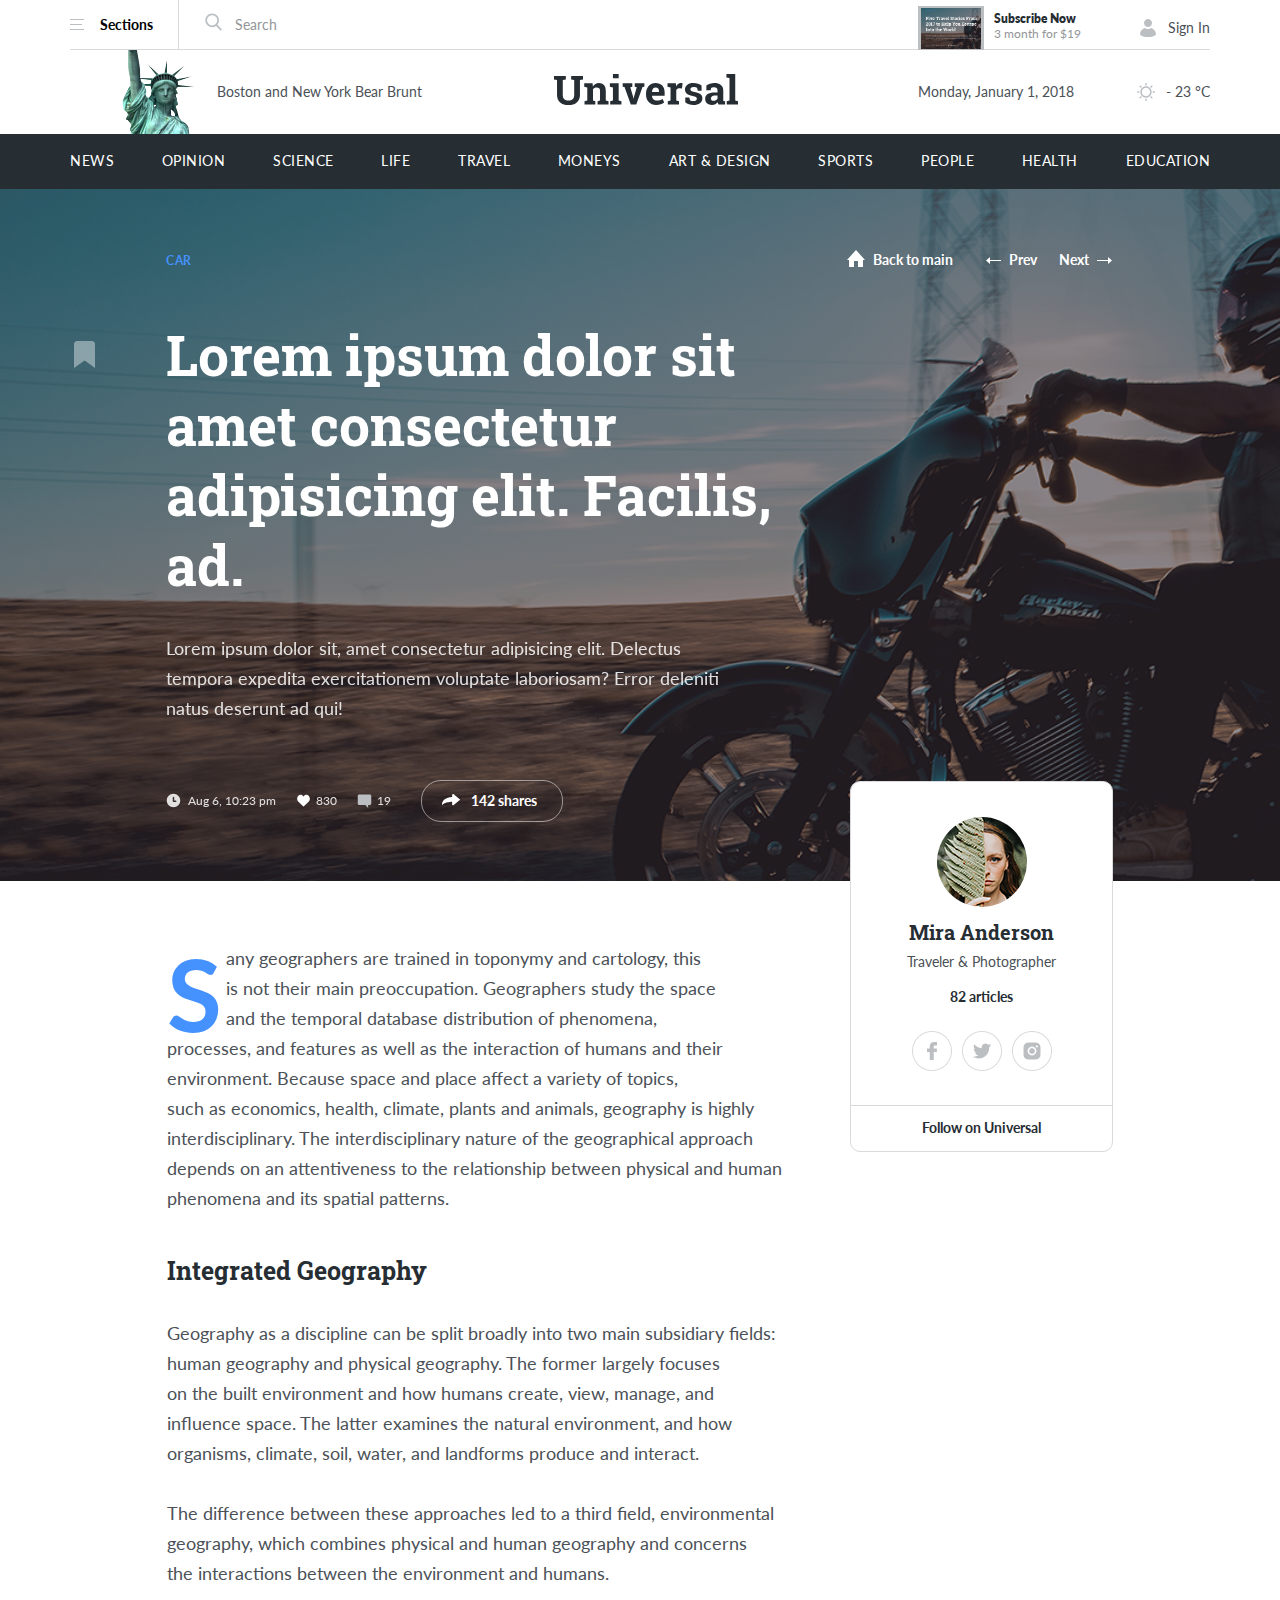
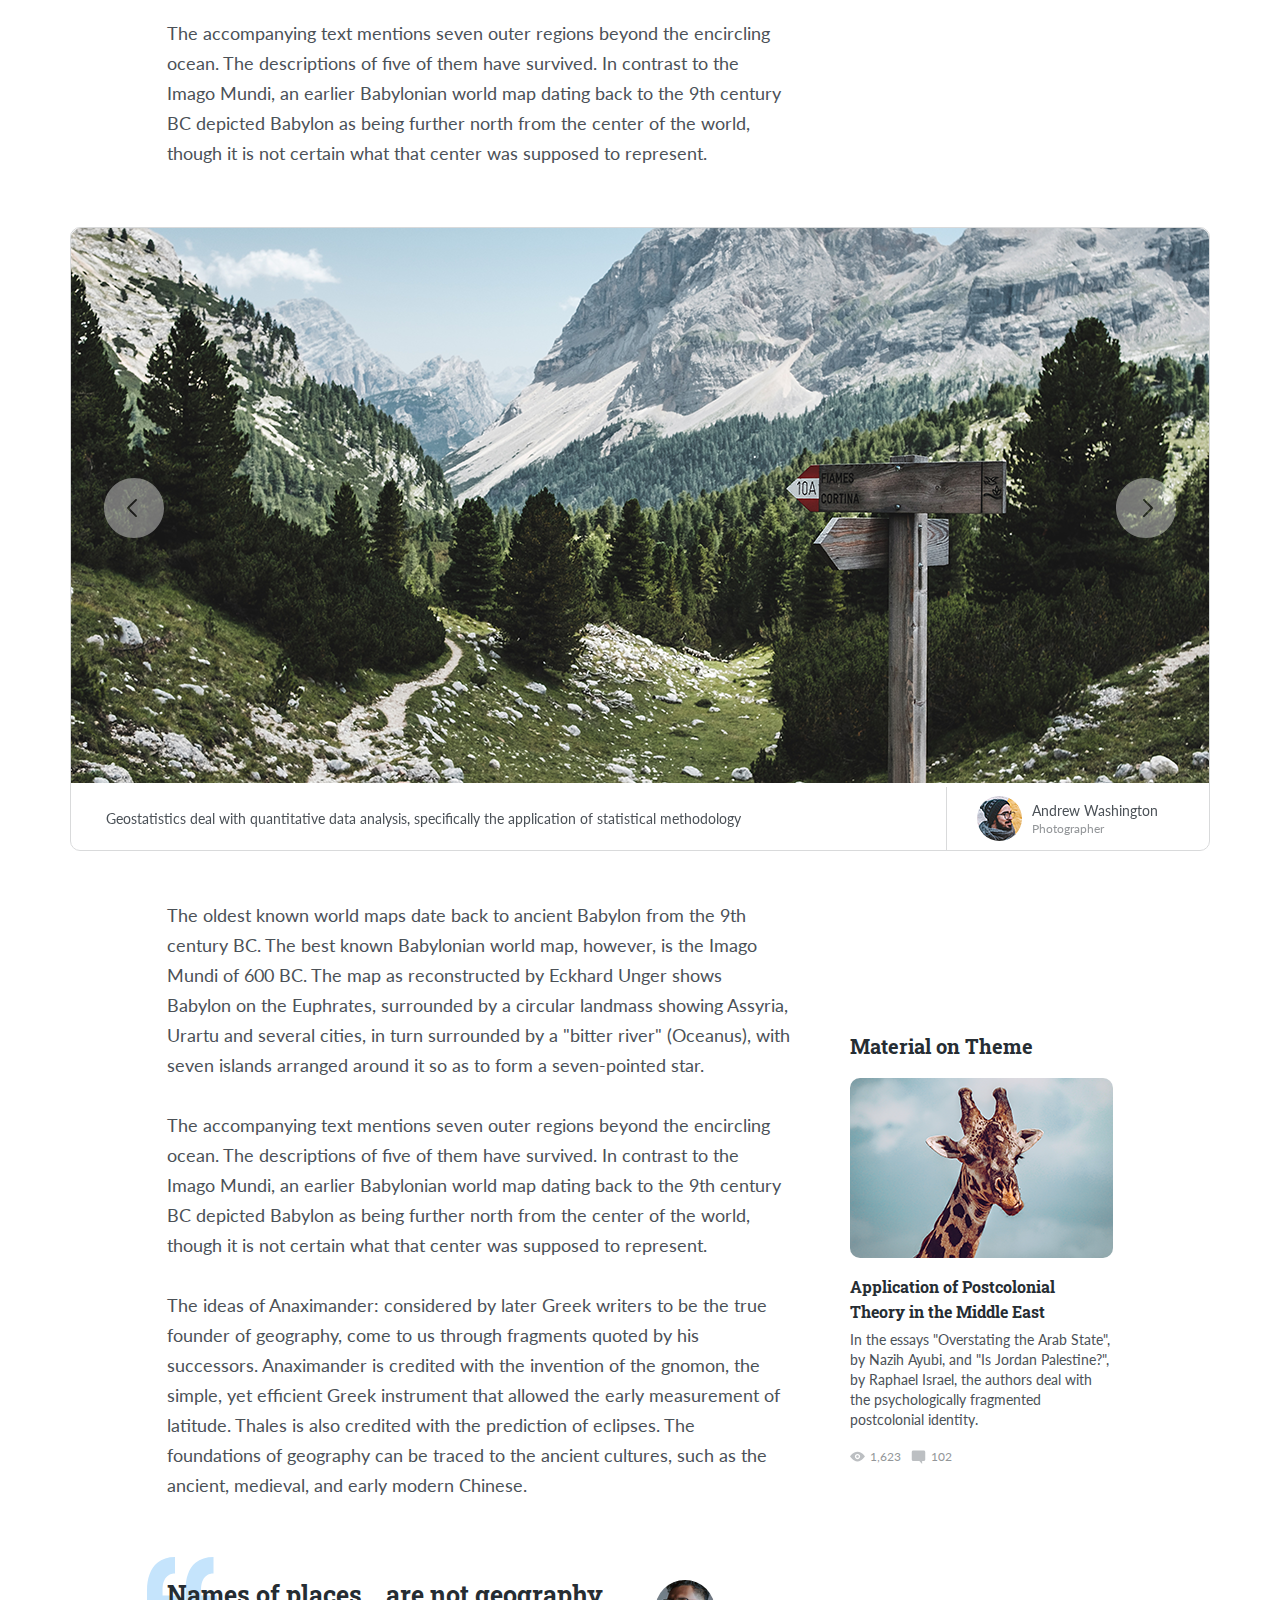
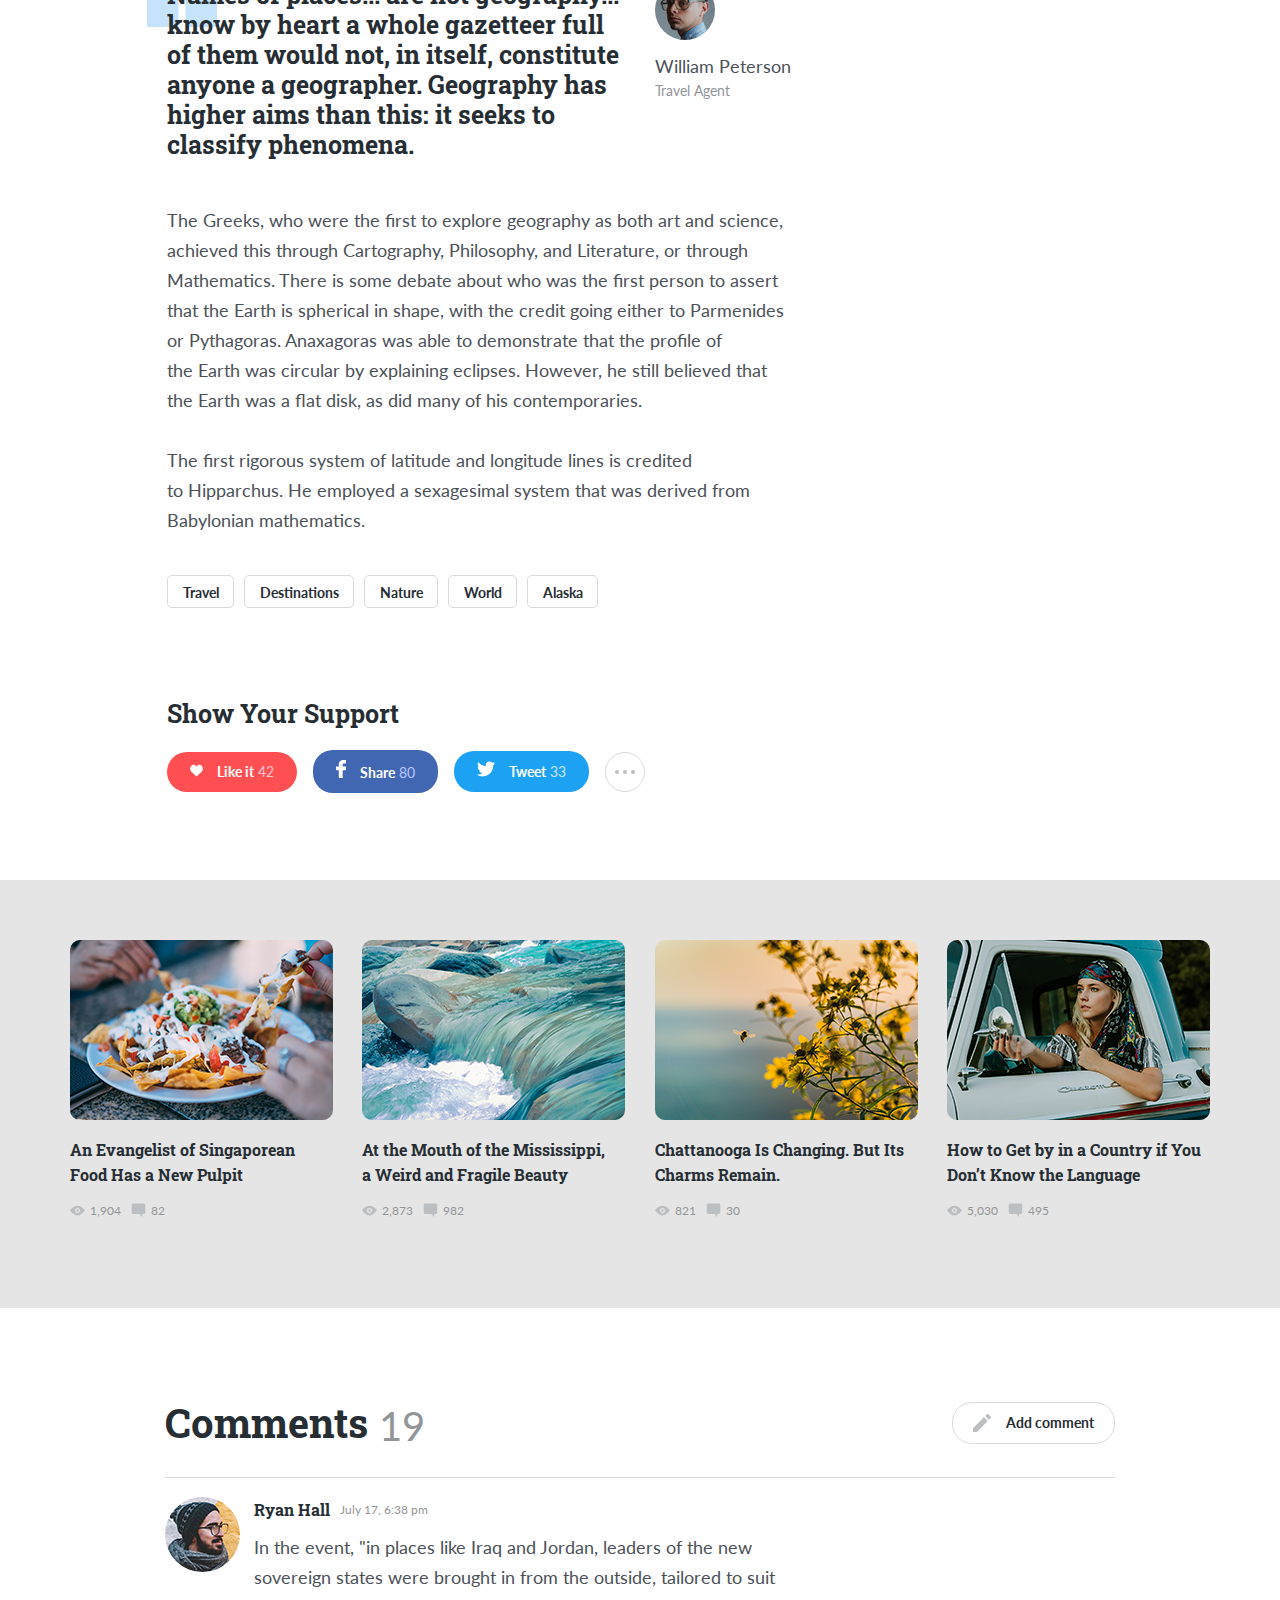
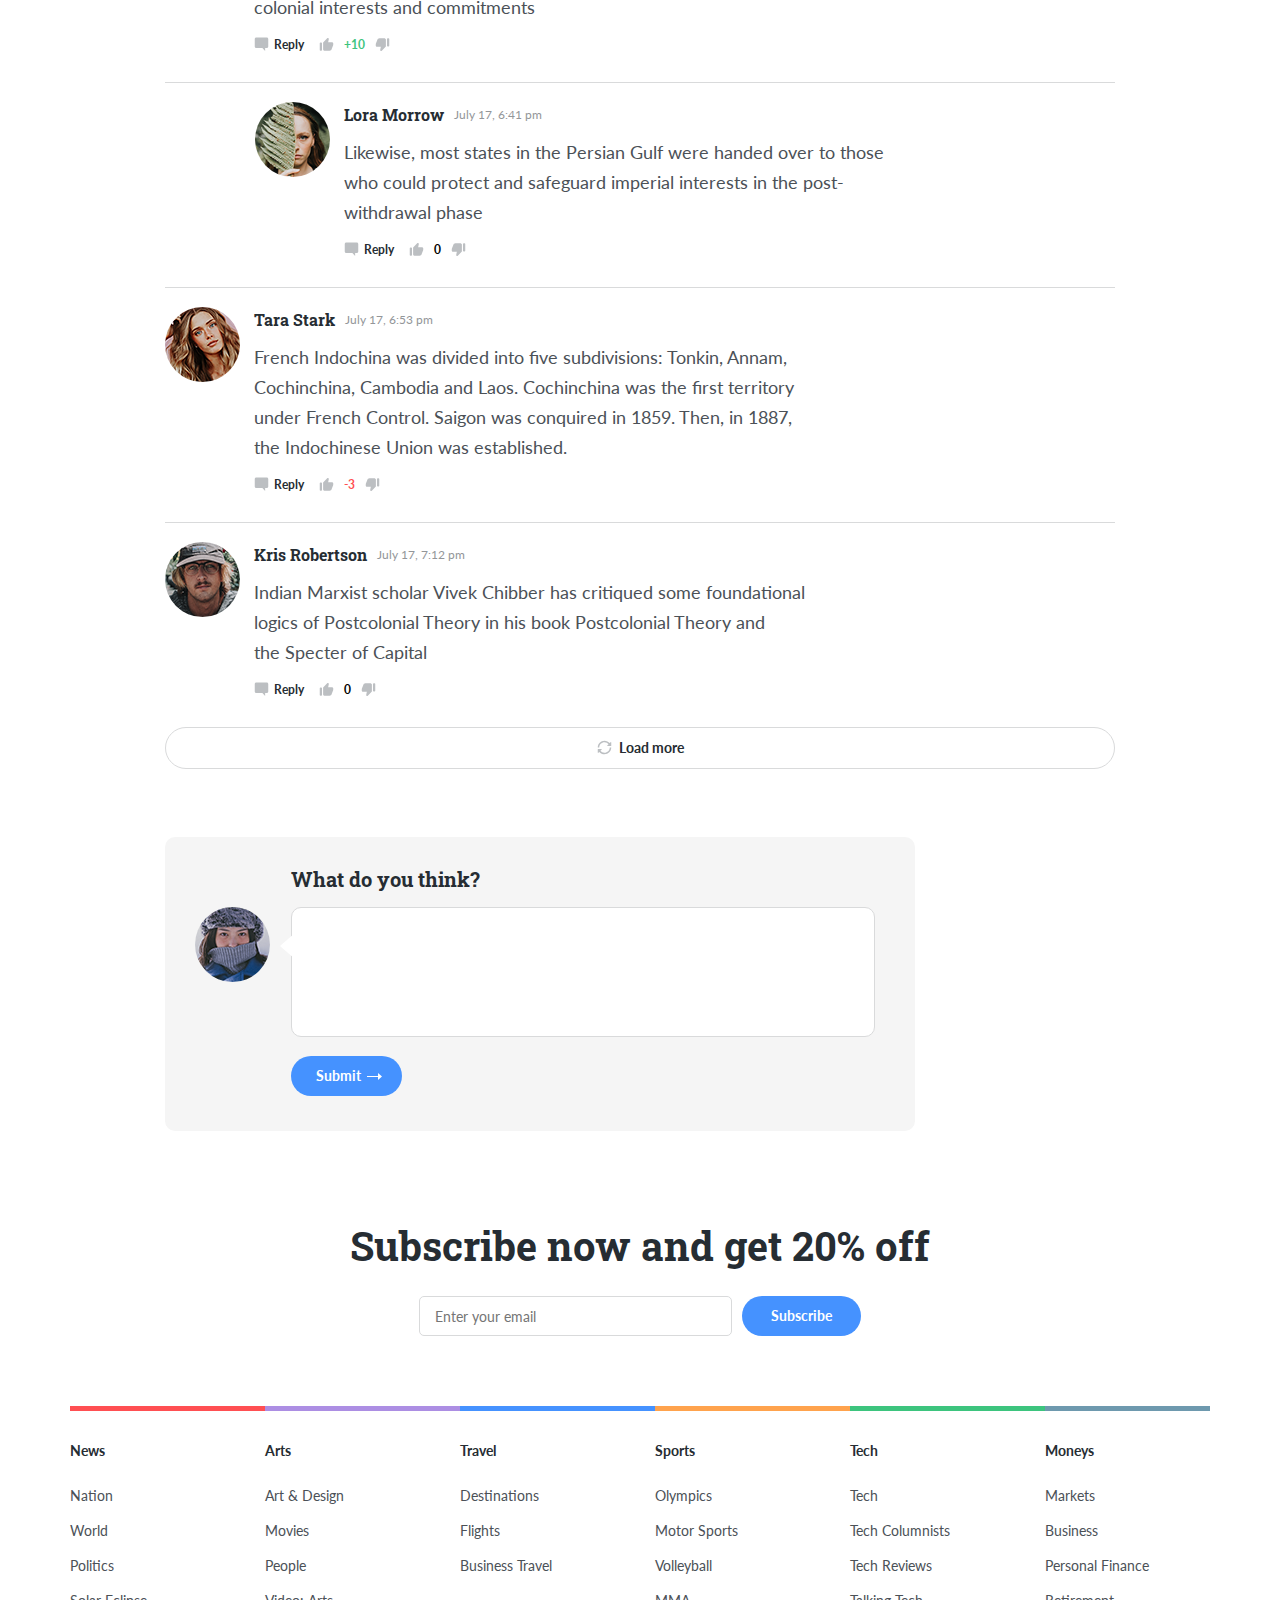
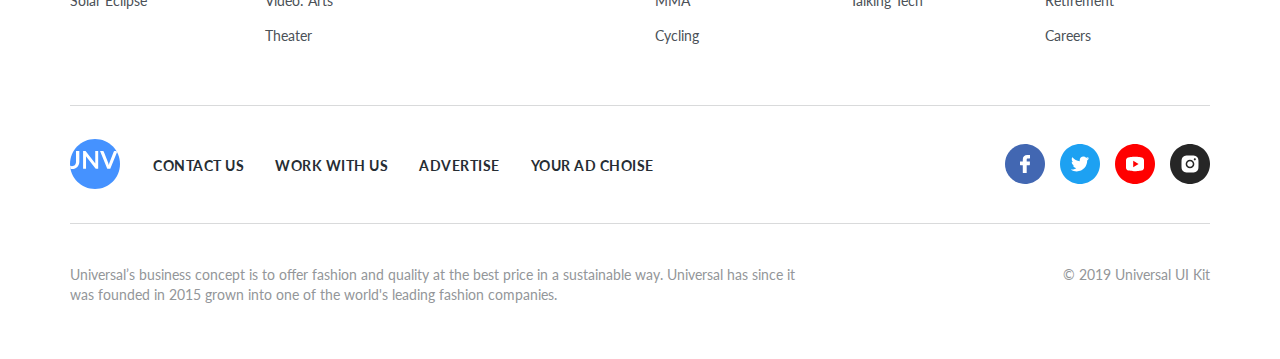
<file: car.html>
<!DOCTYPE html>
<html lang="en">
  <head>
    <meta charset="UTF-8" />
    <meta name="viewport" content="width=device-width, initial-scale=1.0" />
    <title>Travel</title>
    <link
      rel="apple-touch-icon"
      sizes="57x57"
      href="favicon/apple-icon-57x57.png"
    />
    <link
      rel="apple-touch-icon"
      sizes="60x60"
      href="favicon/apple-icon-60x60.png"
    />
    <link
      rel="apple-touch-icon"
      sizes="72x72"
      href="favicon/apple-icon-72x72.png"
    />
    <link
      rel="apple-touch-icon"
      sizes="76x76"
      href="favicon/apple-icon-76x76.png"
    />
    <link
      rel="apple-touch-icon"
      sizes="114x114"
      href="favicon/apple-icon-114x114.png"
    />
    <link
      rel="apple-touch-icon"
      sizes="120x120"
      href="favicon/apple-icon-120x120.png"
    />
    <link
      rel="apple-touch-icon"
      sizes="144x144"
      href="favicon/apple-icon-144x144.png"
    />
    <link
      rel="apple-touch-icon"
      sizes="152x152"
      href="favicon/apple-icon-152x152.png"
    />
    <link
      rel="apple-touch-icon"
      sizes="180x180"
      href="favicon/apple-icon-180x180.png"
    />
    <link
      rel="icon"
      type="image/png"
      sizes="192x192"
      href="favicon/android-icon-192x192.png"
    />
    <link
      rel="icon"
      type="image/png"
      sizes="32x32"
      href="favicon/favicon-32x32.png"
    />
    <link
      rel="icon"
      type="image/png"
      sizes="96x96"
      href="favicon/favicon-96x96.png"
    />
    <link
      rel="icon"
      type="image/png"
      sizes="16x16"
      href="favicon/favicon-16x16.png"
    />
    <link rel="manifest" href="favicon/manifest.json" />
    <meta name="msapplication-TileColor" content="#ffffff" />
    <meta
      name="msapplication-TileImage"
      content="favicon/ms-icon-144x144.png"
    />
    <meta name="theme-color" content="#ffffff" />
    <link
      href="https://fonts.googleapis.com/css2?family=Lato:wght@400;700;800;900&family=Roboto+Slab:wght@400;700&display=swap"
      rel="stylesheet"
    />
    <link rel="stylesheet" href="css/swiper-bundle.min.css" />
    <link rel="stylesheet" href="css/style.css" />
  </head>
  <body>
    <header class="header">
      <div class="container">
        <div class="header-top container">
          <div class="header-top__wrapper">
            <div class="header-top__section">
              <button class="section-button header-top__section-button">
                <span class="section-button__line"></span>
                <span
                  class="section-button__line section-button__line--little"
                ></span>
                <span class="section-button__line"></span>
              </button>
              <span class="sections">Sections</span>
              <nav class="section-nav">
                <img
                  src="img/svg/close-w.svg"
                  alt="Icon: close"
                  class="close-button"
                />
                <div class="section-nav__container">
                  <div class="section-nav__wrapper-first">
                    <div class="section-nav__item">
                      <h5 class="section-nav__item-title">News</h5>
                      <ul class="section-nav__ul">
                        <li class="section-nav__ul-item">
                          <a href="" class="section-nav__link">Nation</a>
                        </li>
                        <li class="section-nav__ul-item">
                          <a href="" class="section-nav__link">World</a>
                        </li>
                        <li class="section-nav__ul-item">
                          <a href="" class="section-nav__link">Politics</a>
                        </li>
                        <li class="section-nav__ul-item">
                          <a href="" class="section-nav__link">Solar Eclipse</a>
                        </li>
                      </ul>
                    </div>
                    <!-- /.section-nav__item -->
                    <div class="section-nav__item">
                      <h5 class="section-nav__item-title">Travel</h5>
                      <ul class="section-nav__ul">
                        <li class="section-nav__ul-item">
                          <a href="" class="section-nav__link">Destinations</a>
                        </li>
                        <li class="section-nav__ul-item">
                          <a href="" class="section-nav__link">Flights</a>
                        </li>
                        <li class="section-nav__ul-item">
                          <a href="" class="section-nav__link"
                            >Business Travel</a
                          >
                        </li>
                      </ul>
                    </div>
                    <!-- /.section-nav__item -->
                  </div>
                  <!-- /. section-nav__wrapper-first-->
                  <div class="section-nav__wrapper-second">
                    <div class="section-nav__item">
                      <h5 class="section-nav__item-title">Moneys</h5>
                      <ul class="section-nav__ul">
                        <li class="section-nav__ul-item">
                          <a href="" class="section-nav__link">Markets</a>
                        </li>
                        <li class="section-nav__ul-item">
                          <a href="" class="section-nav__link">Business</a>
                        </li>
                        <li class="section-nav__ul-item">
                          <a href="" class="section-nav__link"
                            >Personal Finance</a
                          >
                        </li>
                        <li class="section-nav__ul-item">
                          <a href="" class="section-nav__link">Retirement</a>
                        </li>
                        <li class="section-nav__ul-item">
                          <a href="" class="section-nav__link">Careers</a>
                        </li>
                      </ul>
                    </div>
                    <!-- /.section-nav__item -->
                    <div class="section-nav__item">
                      <h5 class="section-nav__item-title">Arts</h5>
                      <ul class="section-nav__ul">
                        <li class="section-nav__ul-item">
                          <a href="" class="section-nav__link">Art & Design</a>
                        </li>
                        <li class="section-nav__ul-item">
                          <a href="" class="section-nav__link">Movies</a>
                        </li>
                        <li class="section-nav__ul-item">
                          <a href="" class="section-nav__link">People</a>
                        </li>
                        <li class="section-nav__ul-item">
                          <a href="" class="section-nav__link">Video: Arts</a>
                        </li>
                        <li class="section-nav__ul-item">
                          <a href="" class="section-nav__link">Theater</a>
                        </li>
                      </ul>
                    </div>
                    <!-- /.section-nav__item -->
                  </div>
                  <div class="section-nav__wrapper-third">
                    <div class="section-nav__item">
                      <h5 class="section-nav__item-title">Tech</h5>
                      <ul class="section-nav__ul">
                        <li class="section-nav__ul-item">
                          <a href="" class="section-nav__link"></a>
                        </li>
                        <li class="section-nav__ul-item">
                          <a href="" class="section-nav__link">Tech</a>
                        </li>
                        <li class="section-nav__ul-item">
                          <a href="" class="section-nav__link">Tech Reviews</a>
                        </li>
                        <li class="section-nav__ul-item">
                          <a href="" class="section-nav__link">Talking Tech</a>
                        </li>
                      </ul>
                    </div>
                    <!-- /.section-nav__item -->
                    <div class="section-nav__item">
                      <h5 class="section-nav__item-title">Sports</h5>
                      <ul class="section-nav__ul">
                        <li class="section-nav__ul-item">
                          <a href="" class="section-nav__link">Olympics</a>
                        </li>
                        <li class="section-nav__ul-item">
                          <a href="" class="section-nav__link">Motor Sport</a>
                        </li>
                        <li class="section-nav__ul-item">
                          <a href="" class="section-nav__link">Volleyball</a>
                        </li>
                        <li class="section-nav__ul-item">
                          <a href="" class="section-nav__link">MMA</a>
                        </li>
                        <li class="section-nav__ul-item">
                          <a href="" class="section-nav__link">Cycling</a>
                        </li>
                      </ul>
                    </div>
                    <!-- /.section-nav__item -->
                  </div>
                  <div class="section-nav__wrapper-four">
                    <div class="header-top header-top--mobile">
                      <form
                        action="#"
                        class="search header__search header__search--mobile"
                      >
                        <a href="#"
                          ><img
                            src="img/svg/Search.svg"
                            alt="Icon: search"
                            class="search__img"
                        /></a>
                        <input
                          type="text"
                          class="search__input search__input--mobile"
                          placeholder="Search"
                        />
                      </form>
                    </div>
                    <!-- /.header-top -->
                    <div
                      class="subscribe header-top__subscribe header-top__subscribe--mobile"
                    >
                      <div class="subscribe-background">
                        <img
                          src="img/subscribe-img.png"
                          alt="Subcribe img"
                          class="subscribe__img"
                        />
                      </div>
                      <div class="subscribe__info">
                        <a
                          href="#"
                          class="subscribe__button subscribe__button--mobile"
                          >Subscribe Now</a
                        ><span class="subscribe__text subscribe__text--mobile"
                          >3 month for $19</span
                        >
                      </div>
                    </div>
                    <!-- /.header-top__subscrib -->
                    <div class="day-info day-info--mobile">
                      <div class="day-info__date day-info__date--mobile">
                        <span
                          class="day-info__date-info day-info__date-info--mobile"
                          >Monday, January 1, 2018</span
                        >
                      </div>
                      <div class="day-info__weather">
                        <img
                          src="img/svg/Sun.svg"
                          alt=""
                          class="day-info__weather-img"
                        />
                        <span
                          class="day-info__weather-text day-info__weather-text--mobile"
                          >- 23 °C</span
                        >
                      </div>
                    </div>
                    <div class="header-top__login login login--mobile">
                      <img
                        src="img/svg/Man.svg"
                        alt="Icon: man"
                        class="login__img"
                      />
                      <a href="#" class="login__link login__link--mobile"
                        >Sign In</a
                      >
                    </div>
                    <div class="empty"></div>
                  </div>
                  <!-- /.section-nav__wrapper-four -->
                </div>
                <!-- /.section-nav__container  -->
              </nav>
            </div>
            <!-- /.header-top__section -->
            <form action="#" class="search header__search">
              <a href="#"
                ><img
                  src="img/svg/Search.svg"
                  alt="Icon: search"
                  class="search__img"
              /></a>
              <input type="text" class="search__input" placeholder="Search" />
            </form>
          </div>
          <div class="header-top__wrap">
            <div class="subscribe header-top__subscribe">
              <div class="subscribe-background">
                <img
                  src="img/subscribe-img.png"
                  alt="Subcribe img"
                  class="subscribe__img"
                />
              </div>
              <div class="subscribe__info">
                <a href="#" class="subscribe__button">Subscribe Now</a
                ><span class="subscribe__text">3 month for $19</span>
              </div>
            </div>
            <!-- /.header-top__subscribe -->

            <div class="header-top__login login">
              <img src="img/svg/Man.svg" alt="Icon: man" class="login__img" />
              <a href="#" class="login__link">Sign In</a>
            </div>
          </div>
          <!-- /.header-top__wrap -->
        </div>
        <!-- /.header-top -->
        <div class="header-center">
          <div class="left-logo">
            <img
              src="img/left-logo.png"
              alt="Icon: logo"
              class="left-logo__img"
            />
            <span class="left-logo__text">Boston and New York Bear Brunt</span>
          </div>
          <div class="logo">
            <a href="index.html" class="logo__link"
              ><img src="img/svg/logo.svg" alt="Icon: logo" class="logo__img"
            /></a>
          </div>
          <!-- /.logo -->
          <div class="day-info">
            <div class="day-info__date">
              <span class="day-info__date-info">Monday, January 1, 2018</span>
            </div>
            <div class="day-info__weather">
              <img src="img/svg/Sun.svg" alt="" class="day-info__weather-img" />
              <span class="day-info__weather-text">- 23 °C</span>
            </div>
          </div>
        </div>
        <!-- /.header-center -->
      </div>
      <!-- /.container -->
      <nav class="nav">
        <div class="container">
          <ul class="nav-ul">
            <li class="nav-ul__list">
              <a href="#" class="nav-ul__link">News</a>
            </li>
            <li class="nav-ul__list">
              <a href="#" class="nav-ul__link">Opinion</a>
            </li>
            <li class="nav-ul__list">
              <a href="#" class="nav-ul__link">Science</a>
            </li>
            <li class="nav-ul__list">
              <a href="#" class="nav-ul__link">Life</a>
            </li>
            <li class="nav-ul__list">
              <a href="#" class="nav-ul__link">Travel</a>
            </li>
            <li class="nav-ul__list">
              <a href="#" class="nav-ul__link">Moneys</a>
            </li>
            <li class="nav-ul__list">
              <a href="#" class="nav-ul__link">Art & Design</a>
            </li>
            <li class="nav-ul__list">
              <a href="#" class="nav-ul__link">Sports</a>
            </li>
            <li class="nav-ul__list">
              <a href="#" class="nav-ul__link">People</a>
            </li>
            <li class="nav-ul__list">
              <a href="#" class="nav-ul__link">Health</a>
            </li>
            <li class="nav-ul__list">
              <a href="#" class="nav-ul__link">Education</a>
            </li>
          </ul>
        </div>
        <!-- /.container -->
      </nav>
      <div class="nav-bottom"></div>
      <!-- /.nav-bottom -->
    </header>
    <section class="hero">
      <div class="container">
        <div class="hero-wrapper">
          <div class="hero__nav">
            <a href="index.html" class="hero__home">
              <img
                src="img/svg/Home.svg"
                alt="Icon: home"
                class="hero__home-img"
              />
              <span class="hero__home-text">Back to main</span>
            </a>
            <a href="traveler.html" class="hero__back">
              <img
                src="img/svg/Arrow-back.svg"
                alt="Icon: arrow back"
                class="hero__back-img"
              />
              <span class="hero__back-text">Prev</span>
            </a>
            <a href="food.html" class="hero__next">
              <span class="hero__next-text">Next</span>
              <img
                src="img/svg/button-arrow.svg"
                alt="Icon: arrow next"
                class="hero__next-img"
              />
            </a>
          </div>
          <!-- /.hero__nav -->
          <svg
            class="hero__svg bookmark-svg"
            width="21"
            height="27"
            viewBox="0 0 14 18"
            xmlns="http://www.w3.org/2000/svg"
          >
            <path
              fill-rule="evenodd"
              clip-rule="evenodd"
              d="M2 0H12C13.1046 0 14 0.89543 14 2V18L7.09495 13L0 18V2C0 0.89543 0.89543 0 2 0Z"
            />
          </svg>
          <span class="hero__category blue">Car</span>
          <h1 class="hero__title">
            Lorem ipsum dolor sit amet consectetur adipisicing elit. Facilis,
            ad.
          </h1>
          <p class="hero__text">
            Lorem ipsum dolor sit, amet consectetur adipisicing elit. Delectus
            tempora expedita exercitationem voluptate laboriosam? Error deleniti
            natus deserunt ad qui!
          </p>
          <div class="hero__info">
            <div class="hero__time">
              <img
                src="img/svg/Clock.svg"
                alt="Icon: clock"
                class="hero__time-img"
              />
              <span class="hero__time-text">Aug 6, 10:23 pm</span>
            </div>
            <!-- /.hero__info-time -->
            <a href="#" class="hero__like like" data-target="hero">
              <svg
                id="svghero"
                class="hero__like-img like-svg"
                width="13"
                height="13"
                viewBox="0 0 13 13"
                fill="none"
                xmlns="http://www.w3.org/2000/svg"
              >
                <path
                  fill-rule="evenodd"
                  clip-rule="evenodd"
                  d="M11.8391 1.96033C11.1701 1.2119 10.2807 0.800049 9.33459 0.800049C8.38831 0.800049 7.59423 1.2119 6.925 1.96033L6.49998 2.63921L6.075 1.96033C5.40597 1.2119 4.61164 0.800049 3.66557 0.800049C2.71953 0.800049 1.82982 1.2119 1.16086 1.96033C-0.220288 3.50554 -0.220288 6.01968 1.16086 7.56429L6.10991 12.3207C6.19083 12.4116 6.29157 12.4672 6.39682 12.4886C6.43211 12.4964 6.46761 12.5 6.50317 12.5C6.64318 12.5 6.78341 12.4403 6.89004 12.3207L11.8391 7.56429C13.2203 6.01968 13.2203 3.50554 11.8391 1.96033Z"
                />
              </svg>

              <span id="hero" class="hero__like-text">830</span>
            </a>
            <!-- /.hero__like -->
            <a href="#" class="hero__comment">
              <img
                src="img/svg/Comment.svg"
                alt="Icon: comment"
                class="hero__comment-img"
              />
              <span class="hero__comment-text">19</span>
            </a>
            <!-- /.hero__comment -->
            <a href="#" class="hero__share">
              <img
                src="img/svg/Share.svg"
                alt="Icon: share"
                class="hero__share-img"
              />
              <span class="hero__share-text">142 shares</span>
            </a>
          </div>
          <!-- /.hero__info -->
        </div>
        <!-- /hero-wrapper -->
      </div>
      <!-- /.container-page -->
    </section>
    <!-- /.hero -->
    <section class="article">
      <div class="article__first">
        <div class="article__author">
          <div class="article__author-wrap">
            <img
              src="img/travel-avatar-6.png"
              alt="Avatar"
              class="article__author-img"
            />
            <h6 class="article__author-name">Mira Anderson</h6>
            <span class="article__author-category"
              >Traveler & Photographer</span
            >
            <span class="article__author-info">82 articles</span>
            <div class="article__author-link">
              <a href="#" class="article__author-facebook"
                ><img src="img/facebook.png" alt="Facebook"
              /></a>
              <a href="#" class="article__author-twitter"
                ><img src="img/twitter.png" alt="Twitter"
              /></a>
              <a href="#" class="article__author-instagram"
                ><img src="img/instagram.png" alt="Instagram"
              /></a>
            </div>
            <!-- /.article__author-link -->
          </div>
          <a href="#" class="article__author-follow">Follow on Universal</a>
        </div>
        <!-- /.article__first-author -->
        <div class="article__first-text">
          <div class="article__wrapper">
            <p class="article__text article__text--desktop">
              <span class="first-letter">S</span>
              <span class="article__line">
                any geographers are trained in toponymy and cartology, this
                is not their main preoccupation. Geographers study the space
                and the temporal database distribution of phenomena,</span
              >processes, and features as well as the interaction of humans and
              their environment. Because space and place affect a variety of
              topics, such as economics, health, climate, plants and animals,
              geography is highly interdisciplinary. The interdisciplinary
              nature of the geographical approach depends on an attentiveness
              to the relationship between physical and human phenomena and its
              spatial patterns.
            </p>
            <p class="article__text article__text--mobile">
              <span class="first-letter">S</span>any geographers are trained in
              toponymy and cartology, this is not their main preoccupation.
              Geographers study the space and the temporal database distribution
              of phenomena, processes, and features as well as the interaction
              of humans and their environment. Because space and place affect a
              variety of topics, such as economics, health, climate, plants and
              animals, geography is highly interdisciplinary.
              The interdisciplinary nature of the geographical approach depends
              on an attentiveness to the relationship between physical and human
              phenomena and its spatial patterns.
            </p>
            <h2 class="article__title">Integrated Geography</h2>
            <p class="article__text">
              Geography as a discipline can be split broadly into two main
              subsidiary fields: human geography and physical geography. The
              former largely focuses on the built environment and how humans
              create, view, manage, and influence space. The latter examines the
              natural environment, and how organisms, climate, soil, water, and
              landforms produce and interact.
            </p>
            <p class="article__text">
              The difference between these approaches led to a third field,
              environmental geography, which combines physical and human
              geography and concerns the interactions between the environment
              and humans.
            </p>
            <p class="article__text">
              The accompanying text mentions seven outer regions beyond the
              encircling ocean. The descriptions of five of them have survived.
              In contrast to the Imago Mundi, an earlier Babylonian world map
              dating back to the 9th century BC depicted Babylon as being
              further north from the center of the world, though it is not
              certain what that center was supposed to represent.
            </p>
          </div>
          <!-- /article__wrapper -->
        </div>
        <!-- /article__first-text -->
      </div>
      <!-- /.acticle__first -->
      <div class="container">
        <div class="article__swiper-container swiper-container">
          <!-- Additional required wrapper -->
          <div class="swiper-wrapper">
            <!-- Slides -->
            <div class="swiper-slide">
              <div class="container">
                <div class="article__swiper-slide">
                  <img
                    src="img/travel-slide.png"
                    alt="mountains"
                    class="article__slider-slide"
                  />
                  <div class="article__slider-wrapper">
                    <span class="article__slider-text"
                      >Geostatistics deal with quantitative data analysis,
                      specifically the application of statistical
                      methodology</span
                    >
                    <div class="article__slider-author">
                      <img
                        src="img/travel-avatar.png"
                        alt="User"
                        class="article__slider-img"
                      />
                      <div class="article__author-wrapper">
                        <span class="article__slider-name"
                          >Andrew Washington</span
                        ><span class="article__slider-profesion"
                          >Photographer</span
                        >
                      </div>
                      <!-- /.article__author-wrapper -->
                    </div>
                    <!-- /.article__author -->
                  </div>
                </div>
                <!-- /.article__slide-wrapper -->
              </div>
              <!-- /.container -->
            </div>
            <div class="swiper-slide">
              <div class="container">
                <div class="article__swiper-slide">
                  <img
                    src="img/travel-slide.png"
                    alt="mountains"
                    class="article__slider-slide"
                  />
                  <div class="article__slider-wrapper">
                    <span class="article__slider-text"
                      >Geostatistics deal with quantitative data analysis,
                      specifically the application of statistical
                      methodology</span
                    >
                    <div class="article__slider-author">
                      <img
                        src="img/travel-avatar.png"
                        alt="User"
                        class="article__slider-img"
                      />
                      <div class="article__author-wrapper">
                        <span class="article__slider-name"
                          >Andrew Washington</span
                        ><span class="article__slider-profesion"
                          >Photographer</span
                        >
                      </div>
                      <!-- /.article__author-wrapper -->
                    </div>
                    <!-- /.article__author -->
                  </div>
                </div>
                <!-- /.article__slide-wrapper -->
              </div>
              <!-- /.container -->
            </div>
            <div class="swiper-slide">
              <div class="container">
                <div class="article__swiper-slide">
                  <img
                    src="img/travel-slide.png"
                    alt="mountains"
                    class="article__slider-slide"
                  />
                  <div class="article__slider-wrapper">
                    <span class="article__slider-text"
                      >Geostatistics deal with quantitative data analysis,
                      specifically the application of statistical
                      methodology</span
                    >
                    <div class="article__slider-author">
                      <img
                        src="img/travel-avatar.png"
                        alt="User"
                        class="article__slider-img"
                      />
                      <div class="article__author-wrapper">
                        <span class="article__slider-name"
                          >Andrew Washington</span
                        ><span class="article__slider-profesion"
                          >Photographer</span
                        >
                      </div>
                      <!-- /.article__author-wrapper -->
                    </div>
                    <!-- /.article__author -->
                  </div>
                </div>
                <!-- /.article__slide-wrapper -->
              </div>
              <!-- /.container -->
            </div>
          </div>

          <!-- If we need navigation buttons -->
          <div class="article-swiper-button-prev article-swiper-button"></div>
          <div class="article-swiper-button-next article-swiper-button"></div>
        </div>
        <!-- /.swiper-container -->
      </div>
      <div class="article__second">
        <aside class="article__other">
          <h4 class="article__other-title">Material on Theme</h4>
          <img src="img/travel-card.png" alt="" class="article__other-img" />
          <h5 class="article__other-name">
            Application of Postcolonial Theory in the Middle East
          </h5>
          <p class="article__other-text">
            In the essays "Overstating the Arab State", by Nazih Ayubi, and "Is
            Jordan Palestine?", by Raphael Israel, the authors deal with the
            psychologically fragmented postcolonial identity.
          </p>
          <div class="article__other-info">
            <div class="article__eye">
              <img
                src="img/svg/Eye.svg"
                alt="Icon: comment"
                class="article__eye-img"
              />
              <span class="article__eye-number">1,623</span>
            </div>
            <!-- /.article__eye -->
            <div class="article__comment">
              <img
                src="img/svg/Comment.svg"
                alt="Icon: comment"
                class="article__comment-img"
              />
              <span class="article__comment-number">102</span>
            </div>
            <!-- /.article__comment -->
          </div>
          <!-- /.article__other-info -->
        </aside>
        <div class="article__wrapper">
          <p class="article__text">
            The oldest known world maps date back to ancient Babylon from the
            9th century BC. The best known Babylonian world map, however, is the
            Imago Mundi of 600 BC. The map as reconstructed by Eckhard Unger
            shows Babylon on the Euphrates, surrounded by a circular landmass
            showing Assyria, Urartu and several cities, in turn surrounded by a
            "bitter river" (Oceanus), with seven islands arranged around it so
            as to form a seven-pointed star.
          </p>
          <p class="article__text">
            The accompanying text mentions seven outer regions beyond the
            encircling ocean. The descriptions of five of them have survived. In
            contrast to the Imago Mundi, an earlier Babylonian world map dating
            back to the 9th century BC depicted Babylon as being further north
            from the center of the world, though it is not certain what that
            center was supposed to represent.
          </p>
          <p class="article__text">
            The ideas of Anaximander: considered by later Greek writers to be
            the true founder of geography, come to us through fragments quoted
            by his successors. Anaximander is credited with the invention of the
            gnomon, the simple, yet efficient Greek instrument that allowed the
            early measurement of latitude. Thales is also credited with the
            prediction of eclipses. The foundations of geography can be traced
            to the ancient cultures, such as the ancient, medieval, and early
            modern Chinese.
          </p>
          <div class="article-quote">
            <h3 class="article-quote__text">
              Names of places... are not geography... know by heart a whole
              gazetteer full of them would not, in itself, constitute anyone
              a geographer. Geography has higher aims than this: it seeks to
              classify phenomena.
            </h3>
            <div class="article-quote__wrap">
              <img
                src="img/travel-avata-2.png"
                alt=""
                class="article-quote__author"
              />
              <div class="article-quote__wrapper">
                <span class="article-quote__name">William Peterson</span>
                <div class="article-quote__category">Travel Agent</div>
              </div>
            </div>
          </div>
          <!-- /.article-quote -->
          <p class="article__text">
            The Greeks, who were the first to explore geography as both art and
            science, achieved this through Cartography, Philosophy, and
            Literature, or through Mathematics. There is some debate about who
            was the first person to assert that the Earth is spherical in shape,
            with the credit going either to Parmenides or Pythagoras. Anaxagoras
            was able to demonstrate that the profile of the Earth was circular
            by explaining eclipses. However, he still believed that the Earth
            was a flat disk, as did many of his contemporaries.
          </p>
          <p class="article__text">
            The first rigorous system of latitude and longitude lines is
            credited to Hipparchus. He employed a sexagesimal system that was
            derived from Babylonian mathematics.
          </p>
        </div>
        <!-- /.article__wrapper -->
        <div class="article__category">
          <span class="article__category-item">Travel</span
          ><span class="article__category-item">Destinations</span
          ><span class="article__category-item">Nature</span
          ><span class="article__category-item">World</span
          ><span class="article__category-item">Alaska</span>
        </div>
        <!-- /.article__category -->
        <div class="article-shares">
          <h4 class="article-shares__title">Show Your Support</h4>
          <div class="article-shares__wrap">
            <a
              href="#"
              class="article-shares__item like article-shares__item--like"
              data-target="share"
            >
              <svg
                id="svgshare"
                class="article-shares__like-img like-svg"
                width="13"
                height="13"
                viewBox="0 0 13 13"
                xmlns="http://www.w3.org/2000/svg"
              >
                <path
                  fill-rule="evenodd"
                  clip-rule="evenodd"
                  d="M11.8391 1.96033C11.1701 1.2119 10.2807 0.800049 9.33459 0.800049C8.38831 0.800049 7.59423 1.2119 6.925 1.96033L6.49998 2.63921L6.075 1.96033C5.40597 1.2119 4.61164 0.800049 3.66557 0.800049C2.71953 0.800049 1.82982 1.2119 1.16086 1.96033C-0.220288 3.50554 -0.220288 6.01968 1.16086 7.56429L6.10991 12.3207C6.19083 12.4116 6.29157 12.4672 6.39682 12.4886C6.43211 12.4964 6.46761 12.5 6.50317 12.5C6.64318 12.5 6.78341 12.4403 6.89004 12.3207L11.8391 7.56429C13.2203 6.01968 13.2203 3.50554 11.8391 1.96033Z"
                />
              </svg>
              <span class="article-shares__like">Like it</span>
              <span id="share" class="article-shares__like-number">42</span>
            </a>
            <a
              href="#"
              class="article-shares__item article-shares__item--facebook"
            >
              <img
                src="img/svg/share-facebook.svg"
                alt=""
                class="article-shares__facebook-img"
              />
              <span class="article-shares__facebook">Share</span>
              <span class="article-shares__facebook-number">80</span>
            </a>
            <a
              href="#"
              class="article-shares__item article-shares__item--twitter"
            >
              <img
                src="img/svg/share-twitter.svg"
                alt=""
                class="article-shares__twitter-img"
              />
              <span class="article-shares__twitter">Tweet</span>
              <span class="article-shares__twitter-number">33</span>
            </a>
            <a href="#" class="article-shares__more"
              ><img src="img/svg/Shape.svg" alt=""
            /></a>
          </div>
        </div>
        <!-- /.article-shares -->
      </div>
      <!-- /.article__second -->
    </section>
    <!-- /.article -->
    <section class="other">
      <div class="container">
        <div class="other__wrapper">
          <div class="other__item">
            <img
              src="img/travel-cards.png"
              alt="Food"
              class="other__item-img"
            />
            <h6 class="other__item-title">
              An Evangelist of Singaporean Food Has a New Pulpit
            </h6>
            <div class="other__item-wrap">
              <div class="other__eye">
                <img
                  src="img/svg/Eye.svg"
                  alt="Icon: eye"
                  class="other__eye-img"
                />
                <span class="other__eye-number">1,904</span>
              </div>
              <!-- /.other__eye -->
              <div class="other__comment">
                <img
                  src="img/svg/Comment.svg"
                  alt=""
                  class="other__comment-img"
                />
                <span class="other__comment-number">82</span>
              </div>
              <!-- /.other__comment -->
            </div>
            <!-- /.other__item-wrap -->
          </div>
          <div class="other__item">
            <img
              src="img/travel-cards-2.png"
              alt="Fragile Beauty"
              class="other__item-img"
            />
            <h6 class="other__item-title">
              At the Mouth of the Mississippi, a Weird and Fragile Beauty
            </h6>
            <div class="other__item-wrap">
              <div class="other__eye">
                <img
                  src="img/svg/Eye.svg"
                  alt="Icon: eye"
                  class="other__eye-img"
                />
                <span class="other__eye-number">2,873</span>
              </div>
              <!-- /.other__eye -->
              <div class="other__comment">
                <img
                  src="img/svg/Comment.svg"
                  alt=""
                  class="other__comment-img"
                />
                <span class="other__comment-number">982</span>
              </div>
              <!-- /.other__comment -->
            </div>
            <!-- /.other__item-wrap -->
          </div>
          <div class="other__item">
            <img
              src="img/travel-cards-3.png"
              alt="Food"
              class="other__item-img"
            />
            <h6 class="other__item-title">
              Chattanooga Is Changing. But Its Charms Remain.
            </h6>
            <div class="other__item-wrap">
              <div class="other__eye">
                <img
                  src="img/svg/Eye.svg"
                  alt="Icon: eye"
                  class="other__eye-img"
                />
                <span class="other__eye-number">821</span>
              </div>
              <!-- /.other__eye -->
              <div class="other__comment">
                <img
                  src="img/svg/Comment.svg"
                  alt=""
                  class="other__comment-img"
                />
                <span class="other__comment-number">30</span>
              </div>
              <!-- /.other__comment -->
            </div>
            <!-- /.other__item-wrap -->
          </div>
          <div class="other__item">
            <img
              src="img/travel-cards-4.png"
              alt="Food"
              class="other__item-img"
            />
            <h6 class="other__item-title">
              How to Get by in a Country if You Don’t Know the Language
            </h6>
            <div class="other__item-wrap">
              <div class="other__eye">
                <img
                  src="img/svg/Eye.svg"
                  alt="Icon: eye"
                  class="other__eye-img"
                />
                <span class="other__eye-number">5,030</span>
              </div>
              <!-- /.other__eye -->
              <div class="other__comment">
                <img
                  src="img/svg/Comment.svg"
                  alt=""
                  class="other__comment-img"
                />
                <span class="other__comment-number">495</span>
              </div>
              <!-- /.other__comment -->
            </div>
            <!-- /.other__item-wrap -->
          </div>
        </div>
      </div>
      <!-- /.container -->
    </section>
    <!-- /.other -->
    <section class="comment">
      <div class="comment-container">
        <div class="comment-head">
          <div class="comment-head__wrap">
            <h2 class="comment-head__title">Comments</h2>
            <span class="comment-head__number">19</span>
          </div>
          <form action="#" class="comment-head__form">
            <button class="comment-head__button">
              <img
                src="img/svg/Pencil.svg"
                alt="Icon: pencil"
                class="comment-head__button-img"
              />
              <span class="comment-head__button-text">Add comment</span>
            </button>
          </form>
        </div>
        <div class="comment-wrapper">
          <div class="comment-item">
            <img
              src="img/comment-avatar.png"
              alt="avatar"
              class="comment-item__img"
            />
            <div class="comment-item__wrap">
              <div class="comment-item__name-wrap">
                <h3 class="comment-item__title">Ryan Hall</h3>
                <span class="comment-item__date">July 17, 6:38 pm</span>
              </div>
              <!-- /.comment-item__name-wrap -->
              <p class="comment-item__text">
                In the event, "in places like Iraq and Jordan, leaders of the
                new sovereign states were brought in from the outside, tailored
                to suit colonial interests and commitments
              </p>
              <div class="comment-item__wrapper">
                <a href="#" class="comment-item__reply">
                  <img
                    src="img/svg/Comment.svg"
                    alt=""
                    class="comment-item__reply-img"
                  />
                  <span class="comment-item__reply-text">Reply</span>
                </a>
                <div class="comment-item__like">
                  <img
                    src="img/svg/comment-like.svg"
                    alt="like"
                    class="comment-item__like-like"
                  />
                  <span class="comment-item__like-number green">+10</span>
                  <img
                    src="img/svg/comment-dislike.svg"
                    alt="dislike"
                    class="comment-item__like-dislike"
                  />
                </div>
              </div>
            </div>
            <!-- /.comment-item__wrap -->
          </div>
          <!-- /.comment-item -->
          <div class="comment-item comment-item--reply">
            <img
              src="img/travel-avatar-6.png"
              alt="avatar"
              class="comment-item__img"
            />
            <div class="comment-item__wrap">
              <div class="comment-item__name-wrap">
                <h3 class="comment-item__title">Lora Morrow</h3>
                <span class="comment-item__date">July 17, 6:41 pm</span>
              </div>
              <!-- /.comment-item__name-wrap -->
              <p class="comment-item__text">
                Likewise, most states in the Persian Gulf were handed over to
                those who could protect and safeguard imperial interests in the
                post-withdrawal phase
              </p>
              <div class="comment-item__wrapper">
                <a href="#" class="comment-item__reply">
                  <img
                    src="img/svg/Comment.svg"
                    alt=""
                    class="comment-item__reply-img"
                  />
                  <span class="comment-item__reply-text">Reply</span>
                </a>
                <div class="comment-item__like">
                  <img
                    src="img/svg/comment-like.svg"
                    alt="like"
                    class="comment-item__like-like"
                  />
                  <span class="comment-item__like-number">0</span>
                  <img
                    src="img/svg/comment-dislike.svg"
                    alt="dislike"
                    class="comment-item__like-dislike"
                  />
                </div>
              </div>
            </div>
            <!-- /.comment-item__wrap -->
          </div>
          <!-- /.comment-item -->
          <div class="comment-item">
            <img
              src="img/travel-avatar-3.png"
              alt="avatar"
              class="comment-item__img"
            />
            <div class="comment-item__wrap">
              <div class="comment-item__name-wrap">
                <h3 class="comment-item__title">Tara Stark</h3>
                <span class="comment-item__date">July 17, 6:53 pm</span>
              </div>
              <!-- /.comment-item__name-wrap -->
              <p class="comment-item__text">
                French Indochina was divided into five subdivisions: Tonkin,
                Annam, Cochinchina, Cambodia and Laos. Cochinchina was the first
                territory under French Control. Saigon was conquired in 1859.
                Then, in 1887, the Indochinese Union was established.
              </p>
              <div class="comment-item__wrapper">
                <a href="#" class="comment-item__reply">
                  <img
                    src="img/svg/Comment.svg"
                    alt=""
                    class="comment-item__reply-img"
                  />
                  <span class="comment-item__reply-text">Reply</span>
                </a>
                <div class="comment-item__like">
                  <img
                    src="img/svg/comment-like.svg"
                    alt="like"
                    class="comment-item__like-like"
                  />
                  <span class="comment-item__like-number red">-3</span>
                  <img
                    src="img/svg/comment-dislike.svg"
                    alt="dislike"
                    class="comment-item__like-dislike"
                  />
                </div>
              </div>
            </div>
            <!-- /.comment-item__wrap -->
          </div>
          <!-- /.comment-item -->
          <div class="comment-item">
            <img
              src="img/travel-avatar-4.png"
              alt="avatar"
              class="comment-item__img"
            />
            <div class="comment-item__wrap">
              <div class="comment-item__name-wrap">
                <h3 class="comment-item__title">Kris Robertson</h3>
                <span class="comment-item__date">July 17, 7:12 pm</span>
              </div>
              <!-- /.comment-item__name-wrap -->
              <p class="comment-item__text">
                Indian Marxist scholar Vivek Chibber has critiqued some
                foundational logics of Postcolonial Theory in his book
                Postcolonial Theory and the Specter of Capital
              </p>
              <div class="comment-item__wrapper">
                <a href="#" class="comment-item__reply">
                  <img
                    src="img/svg/Comment.svg"
                    alt=""
                    class="comment-item__reply-img"
                  />
                  <span class="comment-item__reply-text">Reply</span>
                </a>
                <div class="comment-item__like">
                  <img
                    src="img/svg/comment-like.svg"
                    alt="like"
                    class="comment-item__like-like"
                  />
                  <span class="comment-item__like-number">0</span>
                  <img
                    src="img/svg/comment-dislike.svg"
                    alt="dislike"
                    class="comment-item__like-dislike"
                  />
                </div>
              </div>
            </div>
            <!-- /.comment-item__wrap -->
          </div>
          <!-- /.comment-item -->
          <div class="comment-item comment-item--hidden">
            <img
              src="img/travel-avatar-4.png"
              alt="avatar"
              class="comment-item__img"
            />
            <div class="comment-item__wrap">
              <div class="comment-item__name-wrap">
                <h3 class="comment-item__title">Ryan Hall</h3>
                <span class="comment-item__date">July 17, 6:38 pm</span>
              </div>
              <!-- /.comment-item__name-wrap -->
              <p class="comment-item__text">
                In the event, "in places like Iraq and Jordan, leaders of the
                new sovereign states were brought in from the outside, tailored
                to suit colonial interests and commitments
              </p>
              <div class="comment-item__wrapper">
                <a href="#" class="comment-item__reply">
                  <img
                    src="img/svg/Comment.svg"
                    alt=""
                    class="comment-item__reply-img"
                  />
                  <span class="comment-item__reply-text">Reply</span>
                </a>
                <div class="comment-item__like">
                  <img
                    src="img/svg/comment-like.svg"
                    alt="like"
                    class="comment-item__like-like"
                  />
                  <span class="comment-item__like-number">0</span>
                  <img
                    src="img/svg/comment-dislike.svg"
                    alt="dislike"
                    class="comment-item__like-dislike"
                  />
                </div>
              </div>
            </div>
            <!-- /.comment-item__wrap -->
          </div>
          <!-- /.comment-item -->
          <div class="comment-item comment-item--hidden">
            <img
              src="img/travel-avatar-4.png"
              alt="avatar"
              class="comment-item__img"
            />
            <div class="comment-item__wrap">
              <div class="comment-item__name-wrap">
                <h3 class="comment-item__title">Ryan Hall</h3>
                <span class="comment-item__date">July 17, 6:38 pm</span>
              </div>
              <!-- /.comment-item__name-wrap -->
              <p class="comment-item__text">
                In the event, "in places like Iraq and Jordan, leaders of the
                new sovereign states were brought in from the outside, tailored
                to suit colonial interests and commitments
              </p>
              <div class="comment-item__wrapper">
                <a href="#" class="comment-item__reply">
                  <img
                    src="img/svg/Comment.svg"
                    alt=""
                    class="comment-item__reply-img"
                  />
                  <span class="comment-item__reply-text">Reply</span>
                </a>
                <div class="comment-item__like">
                  <img
                    src="img/svg/comment-like.svg"
                    alt="like"
                    class="comment-item__like-like"
                  />
                  <span class="comment-item__like-number">0</span>
                  <img
                    src="img/svg/comment-dislike.svg"
                    alt="dislike"
                    class="comment-item__like-dislike"
                  />
                </div>
              </div>
            </div>
            <!-- /.comment-item__wrap -->
          </div>
          <!-- /.comment-item -->
          <div class="comment-item comment-item--hidden">
            <img
              src="img/travel-avatar-4.png"
              alt="avatar"
              class="comment-item__img"
            />
            <div class="comment-item__wrap">
              <div class="comment-item__name-wrap">
                <h3 class="comment-item__title">Ryan Hall</h3>
                <span class="comment-item__date">July 17, 6:38 pm</span>
              </div>
              <!-- /.comment-item__name-wrap -->
              <p class="comment-item__text">
                In the event, "in places like Iraq and Jordan, leaders of the
                new sovereign states were brought in from the outside, tailored
                to suit colonial interests and commitments
              </p>
              <div class="comment-item__wrapper">
                <a href="#" class="comment-item__reply">
                  <img
                    src="img/svg/Comment.svg"
                    alt=""
                    class="comment-item__reply-img"
                  />
                  <span class="comment-item__reply-text">Reply</span>
                </a>
                <div class="comment-item__like">
                  <img
                    src="img/svg/comment-like.svg"
                    alt="like"
                    class="comment-item__like-like"
                  />
                  <span class="comment-item__like-number">0</span>
                  <img
                    src="img/svg/comment-dislike.svg"
                    alt="dislike"
                    class="comment-item__like-dislike"
                  />
                </div>
              </div>
            </div>
            <!-- /.comment-item__wrap -->
          </div>
          <!-- /.comment-item -->
          <button class="comment__button">
            <img src="img/svg/loading.svg" alt="" class="comment__button-img" />
            <span class="comment__button-text">Load more</span>
          </button>
          <form
            action="comment.php"
            method="post"
            class="comment-write comment__write"
          >
            <h5 class="comment-write__title">What do you think?</h5>
            <div class="comment-write__wrap">
              <img
                src="img/comment-avatar-2.png"
                alt="avatar"
                class="comment-write__avatar"
              />
              <div class="comment-write__input-wrap">
                <textarea name="text" class="comment-write__input"></textarea>
              </div>
            </div>
            <button class="comment-write__button">
              <span class="comment-write__button-text">Submit</span>
              <img
                src="img/svg/button-arrow.svg"
                alt=""
                class="comment-write__button-img"
              />
            </button>
          </form>
        </div>
        <!-- /.comment-wrapper  -->
      </div>
      <!-- /.comment-container -->
    </section>
    <!-- /.comment -->
    <footer class="footer">
      <div class="container">
        <form action="mail.php" method="post" class="footer-form">
          <h2 class="footer-form__title">Subscribe now and get 20% off</h2>
          <div class="footer-form__wrap">
            <div class="footer-form__wrapper">
              <input
                name="email"
                type="email"
                class="footer-form__input"
                placeholder="Enter your email"
                required
              />
            </div>
            <button class="footer-form__button">Subscribe</button>
          </div>
        </form>
        <div class="footer-nav">
          <div class="footer-nav__item footer-nav__item--news">
            <ul class="footer-nav__item-ul">
              <li class="footer-nav__item-title">News</li>
              <li class="footer-nav__item-list">
                <a href="#" class="footer-nav__item-link">Nation</a>
              </li>
              <li class="footer-nav__item-list">
                <a href="#" class="footer-nav__item-link">World</a>
              </li>
              <li class="footer-nav__item-list">
                <a href="#" class="footer-nav__item-link">Politics</a>
              </li>
              <li class="footer-nav__item-list">
                <a href="#" class="footer-nav__item-link">Solar Eclipse</a>
              </li>
            </ul>
          </div>
          <!-- /.footer-nav__item -->
          <div class="footer-nav__item footer-nav__item--arts">
            <ul class="footer-nav__item-ul">
              <li class="footer-nav__item-title">Arts</li>
              <li class="footer-nav__item-list">
                <a href="#" class="footer-nav__item-link">Art & Design</a>
              </li>
              <li class="footer-nav__item-list">
                <a href="#" class="footer-nav__item-link">Movies</a>
              </li>
              <li class="footer-nav__item-list">
                <a href="#" class="footer-nav__item-link">People</a>
              </li>
              <li class="footer-nav__item-list">
                <a href="#" class="footer-nav__item-link">Video: Arts</a>
              </li>
              <li class="footer-nav__item-list">
                <a href="#" class="footer-nav__item-link">Theater</a>
              </li>
            </ul>
          </div>
          <!-- /.footer-nav__item -->
          <div class="footer-nav__item footer-nav__item--travel">
            <ul class="footer-nav__item-ul">
              <li class="footer-nav__item-title">Travel</li>
              <li class="footer-nav__item-list">
                <a href="#" class="footer-nav__item-link">Destinations</a>
              </li>
              <li class="footer-nav__item-list">
                <a href="#" class="footer-nav__item-link">Flights</a>
              </li>
              <li class="footer-nav__item-list">
                <a href="#" class="footer-nav__item-link">Business Travel</a>
              </li>
            </ul>
          </div>
          <!-- /.footer-nav__item -->
          <div class="footer-nav__item footer-nav__item--sports">
            <ul class="footer-nav__item-ul">
              <li class="footer-nav__item-title">Sports</li>
              <li class="footer-nav__item-list">
                <a href="#" class="footer-nav__item-link">Olympics</a>
              </li>
              <li class="footer-nav__item-list">
                <a href="#" class="footer-nav__item-link">Motor Sports</a>
              </li>
              <li class="footer-nav__item-list">
                <a href="#" class="footer-nav__item-link">Volleyball</a>
              </li>
              <li class="footer-nav__item-list">
                <a href="#" class="footer-nav__item-link">MMA</a>
              </li>
              <li class="footer-nav__item-list">
                <a href="#" class="footer-nav__item-link">Cycling</a>
              </li>
            </ul>
          </div>
          <!-- /.footer-nav__item -->
          <div class="footer-nav__item footer-nav__item--tech">
            <ul class="footer-nav__item-ul">
              <li class="footer-nav__item-title">Tech</li>
              <li class="footer-nav__item-list">
                <a href="#" class="footer-nav__item-link">Tech</a>
              </li>
              <li class="footer-nav__item-list">
                <a href="#" class="footer-nav__item-link">Tech Columnists</a>
              </li>
              <li class="footer-nav__item-list">
                <a href="#" class="footer-nav__item-link">Tech Reviews</a>
              </li>
              <li class="footer-nav__item-list">
                <a href="#" class="footer-nav__item-link">Talking Tech</a>
              </li>
            </ul>
          </div>
          <!-- /.footer-nav__item -->
          <div class="footer-nav__item footer-nav__item--moneys">
            <ul class="footer-nav__item-ul">
              <li class="footer-nav__item-title">Moneys</li>
              <li class="footer-nav__item-list">
                <a href="#" class="footer-nav__item-link">Markets</a>
              </li>
              <li class="footer-nav__item-list">
                <a href="#" class="footer-nav__item-link">Business</a>
              </li>
              <li class="footer-nav__item-list">
                <a href="#" class="footer-nav__item-link">Personal Finance</a>
              </li>
              <li class="footer-nav__item-list">
                <a href="#" class="footer-nav__item-link">Retirement</a>
              </li>
              <li class="footer-nav__item-list">
                <a href="#" class="footer-nav__item-link">Careers</a>
              </li>
            </ul>
          </div>
          <!-- /.footer-nav__item -->
        </div>
        <!-- /.footer-nav -->
        <div class="footer-link">
          <a href="index.html" class="footer__logo"
            ><img src="img/svg/footer-logo.svg" alt="Universal"
          /></a>
          <div class="footer-link__wrapper">
            <div class="footer-link__contacts">
              <ul class="footer-link__contacts-ul">
                <li class="footer-link__contacts-list">
                  <a href="#" class="footer-link__contacts-link">Contact Us</a>
                </li>
                <li class="footer-link__contacts-list">
                  <a href="#" class="footer-link__contacts-link"
                    >Work with Us</a
                  >
                </li>
                <li class="footer-link__contacts-list">
                  <a href="#" class="footer-link__contacts-link">Advertise</a>
                </li>
                <li class="footer-link__contacts-list">
                  <a href="#" class="footer-link__contacts-link"
                    >Your Ad Choise</a
                  >
                </li>
              </ul>
            </div>
            <!-- /.footer-link__contacts -->
            <div class="footer-link__social">
              <ul class="footer-link__social-ul">
                <li class="footer-link__social-item">
                  <a
                    href="https://www.facebook.com/"
                    class="footer-link__social-link"
                    ><img
                      src="img/svg/facebook.svg"
                      alt="Icon: facebook"
                      class="footer-link__social-img"
                  /></a>
                </li>
                <li class="footer-link__social-item">
                  <a
                    href="https://twitter.com/"
                    class="footer-link__social-link"
                    ><img
                      src="img/svg/twiter.svg"
                      alt="Icon: twiter"
                      class="footer-link__social-img"
                  /></a>
                </li>
                <li class="footer-link__social-item">
                  <a
                    href="https://www.youtube.com"
                    class="footer-link__social-link"
                    ><img
                      src="img/svg/youtube.svg"
                      alt="Icon: youtube"
                      class="footer-link__social-img"
                  /></a>
                </li>
                <li class="footer-link__social-item">
                  <a
                    href="https://www.instagram.com"
                    class="footer-link__social-link"
                    ><img
                      src="img/svg/intsagram.svg"
                      alt="Icon: instagram"
                      class="footer-link__social-img"
                  /></a>
                </li>
              </ul>
            </div>
            <!-- /.footer-link__social -->
          </div>
          <!-- /.footer-link__wrapper -->
        </div>
        <!-- /.footer-link -->
        <div class="footer-info">
          <p class="footer-info__text">
            Universal’s business concept is to offer fashion and quality at the
            best price in a sustainable way. Universal has since it was founded
            in 2015 grown into one of the world's leading fashion companies.
          </p>
          <span class="footer-info__copyright">© 2019 Universal UI Kit</span>
        </div>
      </div>
      <!-- /.container -->
    </footer>
    <script src="js/jquery-3.5.1.min.js"></script>
    <script src="js/swiper-bundle.min.js"></script>
    <script src="js/jquery.validate.min.js"></script>
    <script src="js/main.js"></script>
  </body>
</html>
</file>
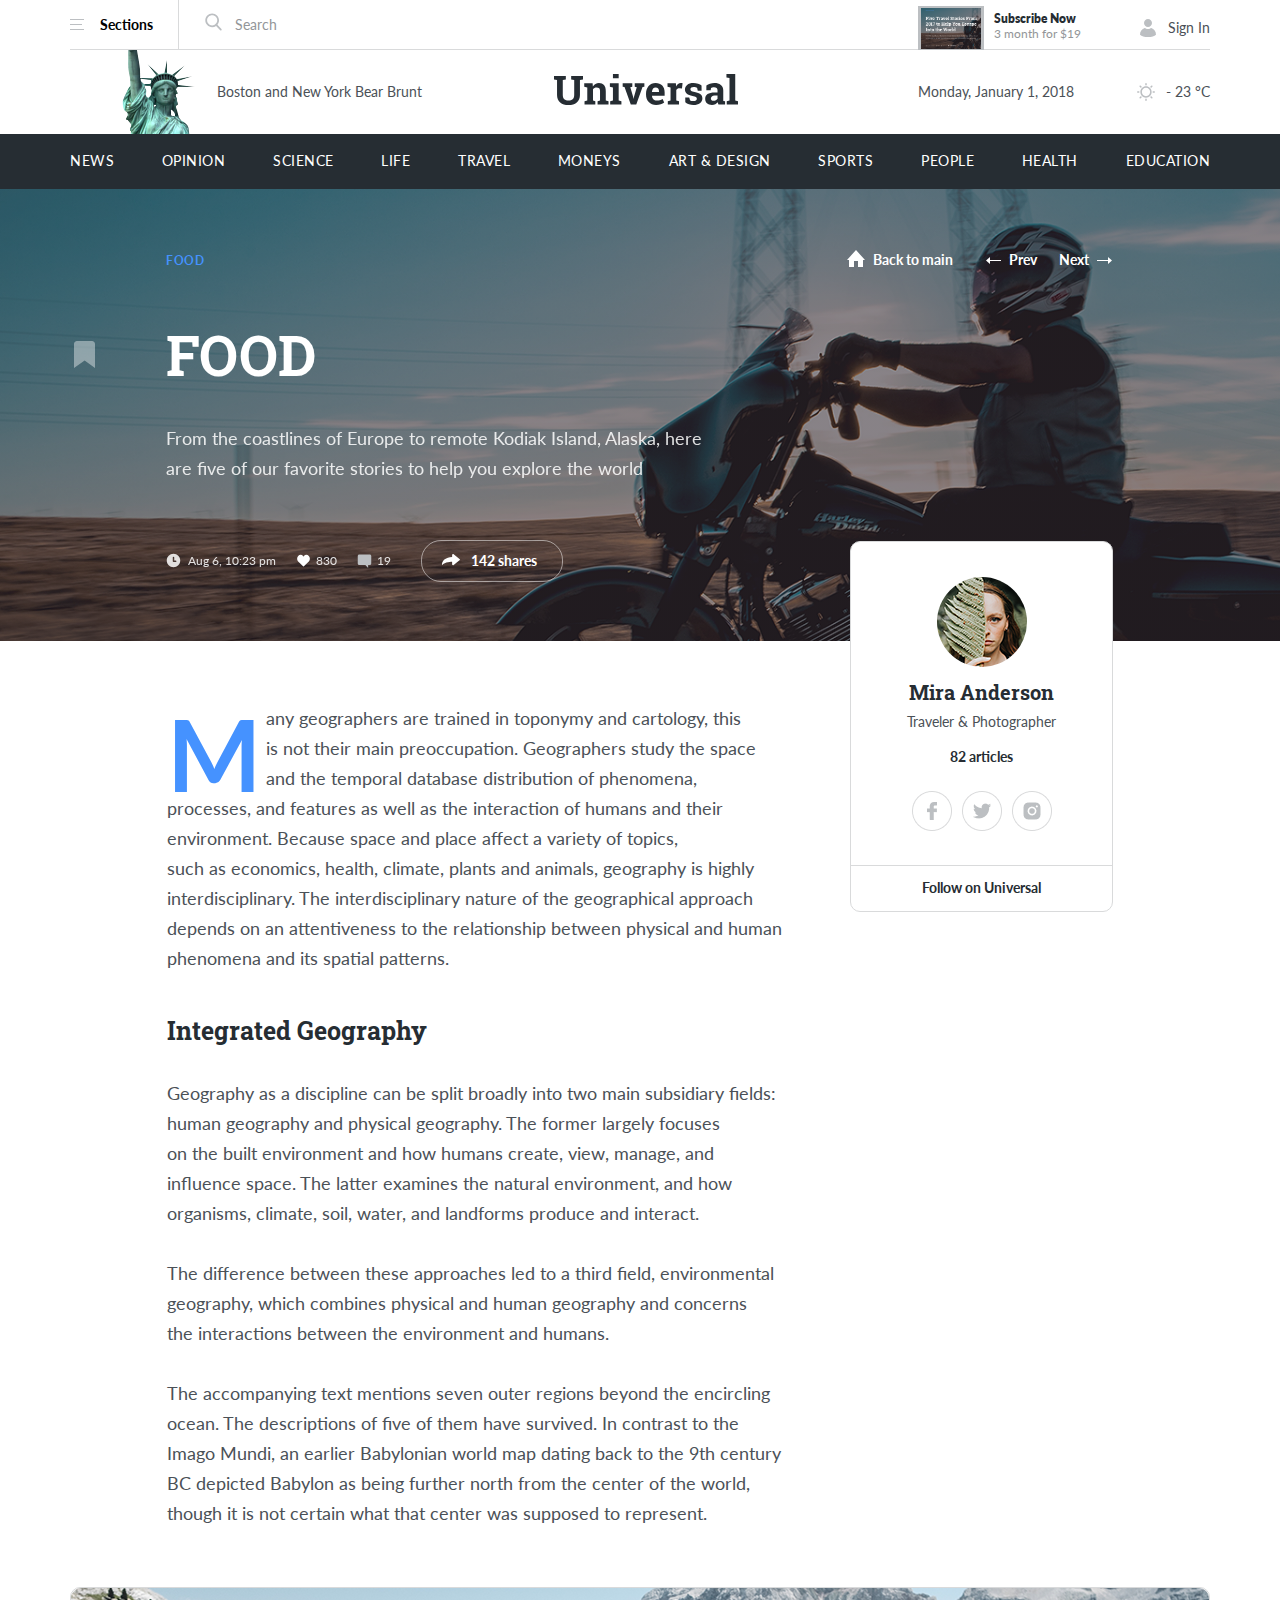
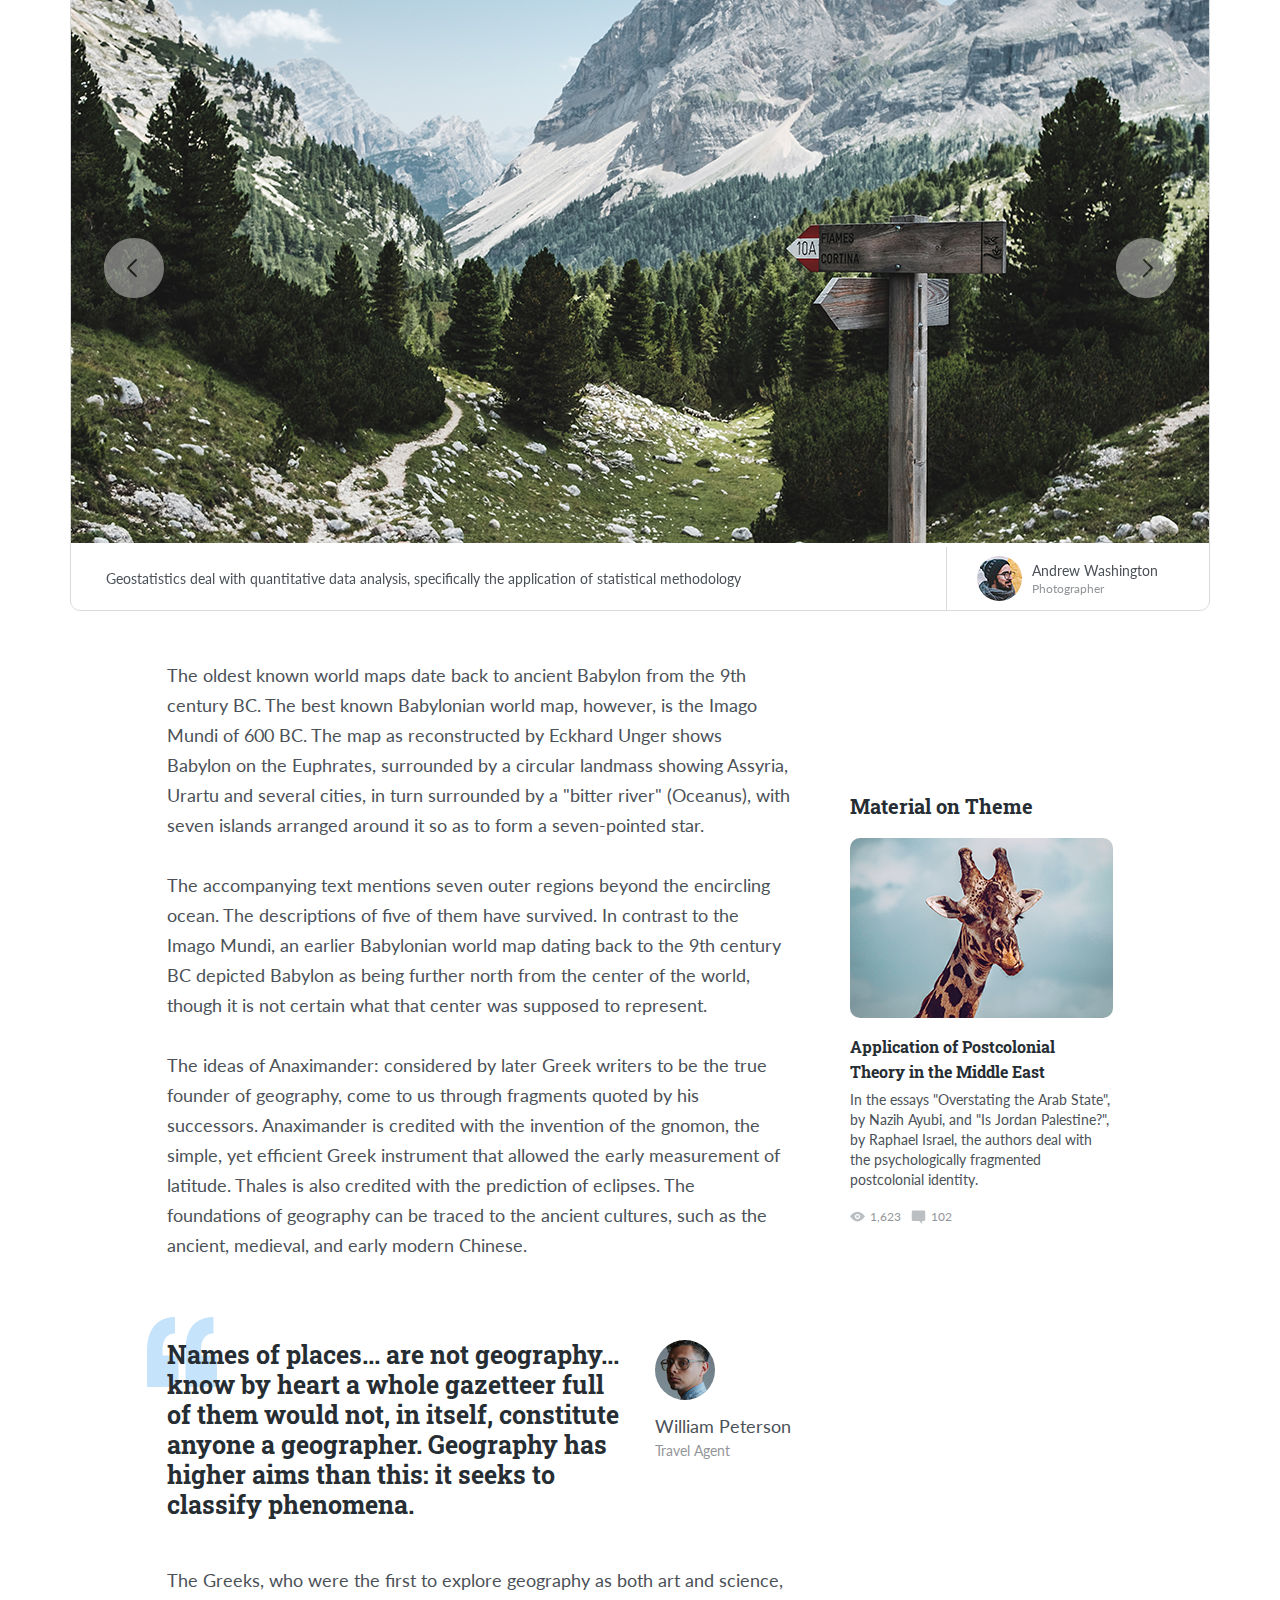
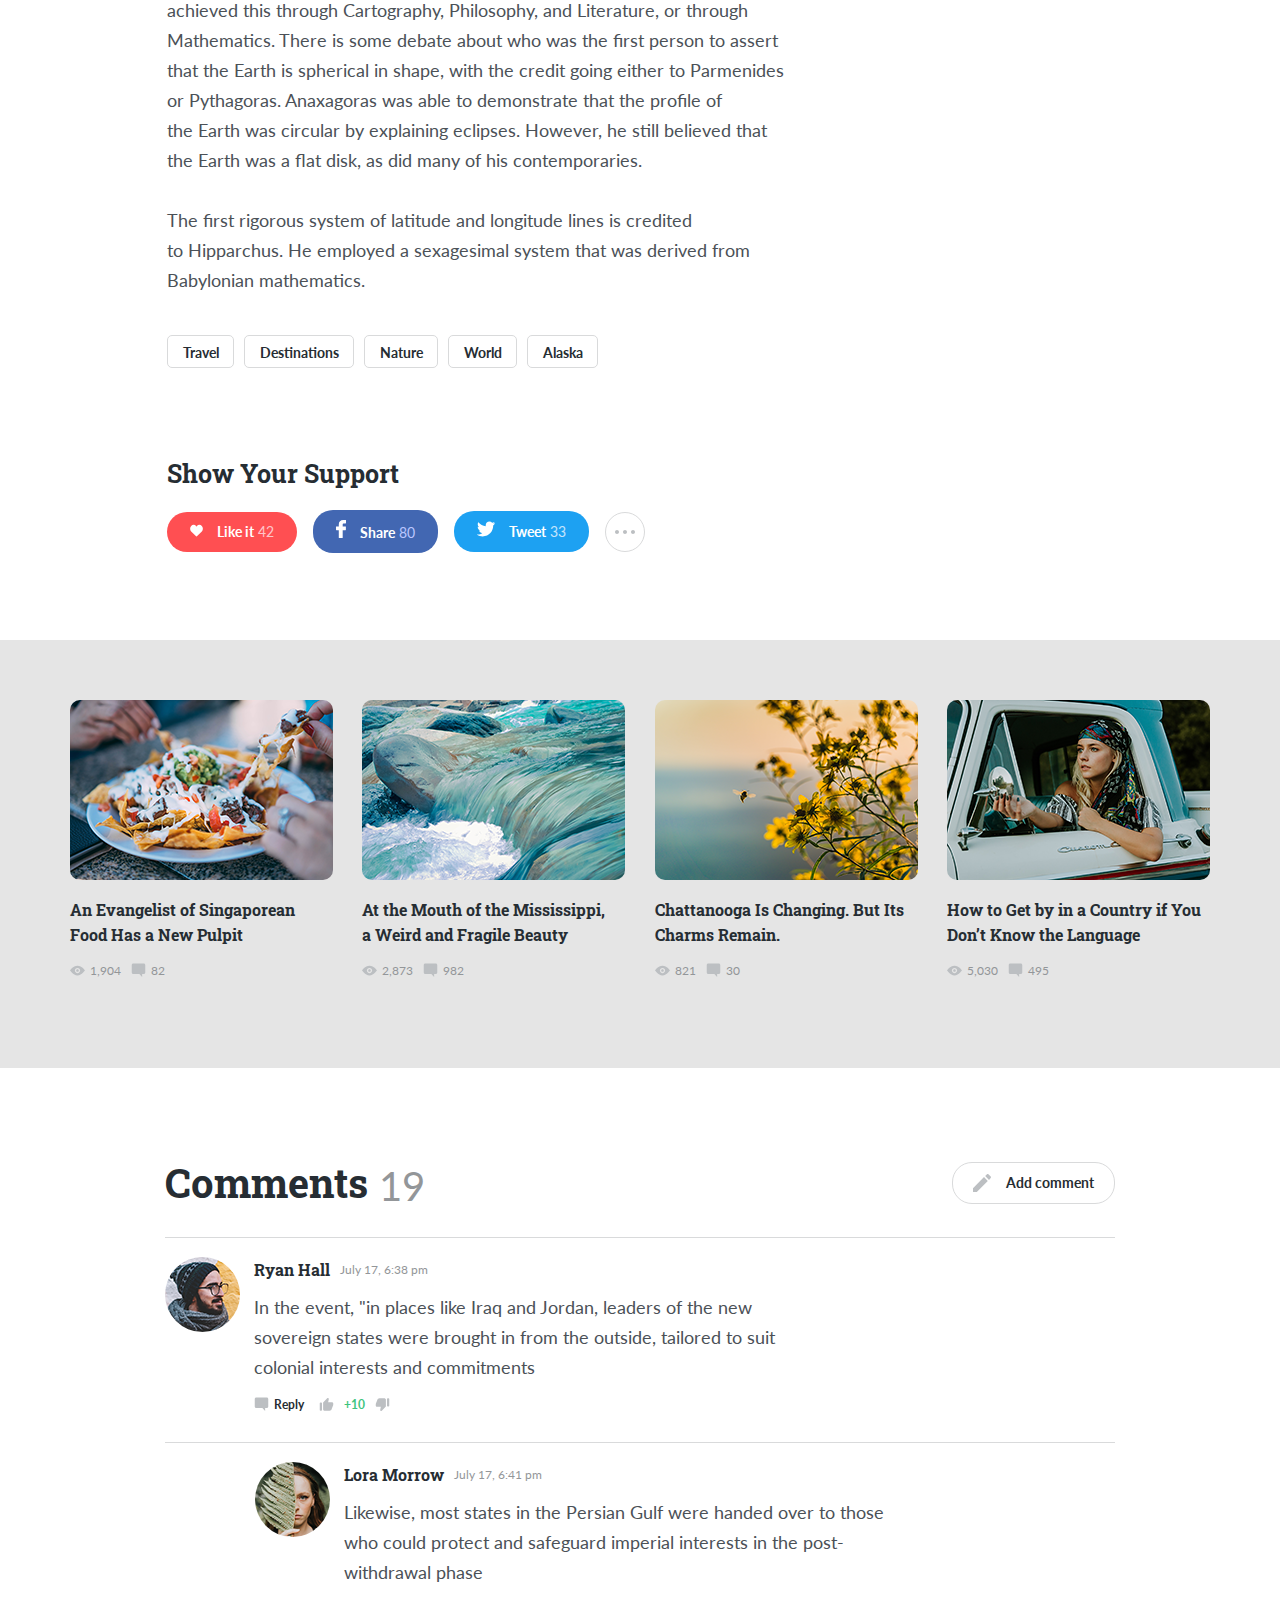
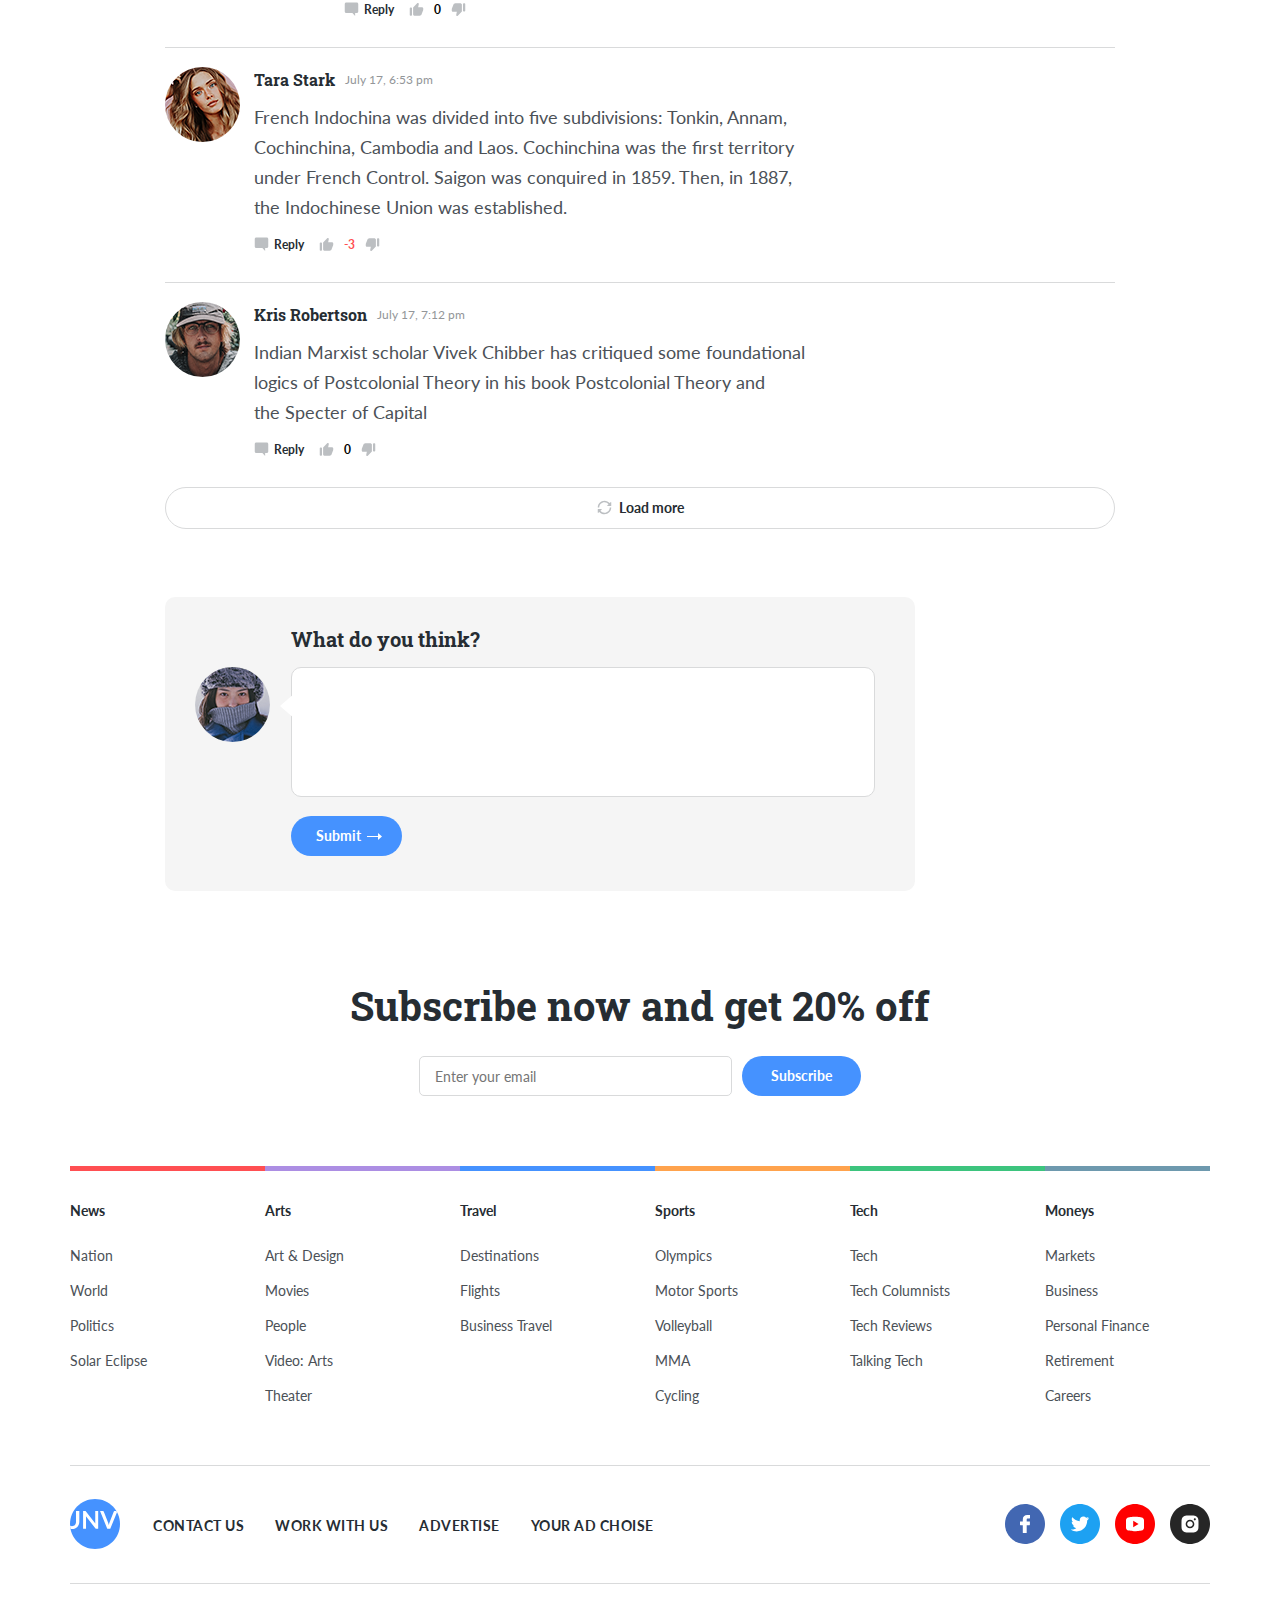
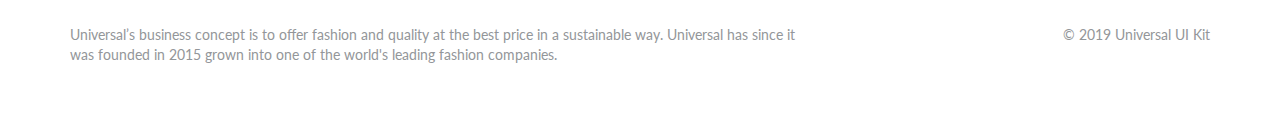
<file: food.html>
<!DOCTYPE html>
<html lang="en">
  <head>
    <meta charset="UTF-8" />
    <meta name="viewport" content="width=device-width, initial-scale=1.0" />
    <title>Travel</title>
    <link
      rel="apple-touch-icon"
      sizes="57x57"
      href="favicon/apple-icon-57x57.png"
    />
    <link
      rel="apple-touch-icon"
      sizes="60x60"
      href="favicon/apple-icon-60x60.png"
    />
    <link
      rel="apple-touch-icon"
      sizes="72x72"
      href="favicon/apple-icon-72x72.png"
    />
    <link
      rel="apple-touch-icon"
      sizes="76x76"
      href="favicon/apple-icon-76x76.png"
    />
    <link
      rel="apple-touch-icon"
      sizes="114x114"
      href="favicon/apple-icon-114x114.png"
    />
    <link
      rel="apple-touch-icon"
      sizes="120x120"
      href="favicon/apple-icon-120x120.png"
    />
    <link
      rel="apple-touch-icon"
      sizes="144x144"
      href="favicon/apple-icon-144x144.png"
    />
    <link
      rel="apple-touch-icon"
      sizes="152x152"
      href="favicon/apple-icon-152x152.png"
    />
    <link
      rel="apple-touch-icon"
      sizes="180x180"
      href="favicon/apple-icon-180x180.png"
    />
    <link
      rel="icon"
      type="image/png"
      sizes="192x192"
      href="favicon/android-icon-192x192.png"
    />
    <link
      rel="icon"
      type="image/png"
      sizes="32x32"
      href="favicon/favicon-32x32.png"
    />
    <link
      rel="icon"
      type="image/png"
      sizes="96x96"
      href="favicon/favicon-96x96.png"
    />
    <link
      rel="icon"
      type="image/png"
      sizes="16x16"
      href="favicon/favicon-16x16.png"
    />
    <link rel="manifest" href="favicon/manifest.json" />
    <meta name="msapplication-TileColor" content="#ffffff" />
    <meta
      name="msapplication-TileImage"
      content="favicon/ms-icon-144x144.png"
    />
    <meta name="theme-color" content="#ffffff" />
    <link
      href="https://fonts.googleapis.com/css2?family=Lato:wght@400;700;800;900&family=Roboto+Slab:wght@400;700&display=swap"
      rel="stylesheet"
    />
    <link rel="stylesheet" href="css/swiper-bundle.min.css" />
    <link rel="stylesheet" href="css/style.css" />
  </head>
  <body>
    <header class="header">
      <div class="container">
        <div class="header-top container">
          <div class="header-top__wrapper">
            <div class="header-top__section">
              <button class="section-button header-top__section-button">
                <span class="section-button__line"></span>
                <span
                  class="section-button__line section-button__line--little"
                ></span>
                <span class="section-button__line"></span>
              </button>
              <span class="sections">Sections</span>
              <nav class="section-nav">
                <img
                  src="img/svg/close-w.svg"
                  alt="Icon: close"
                  class="close-button"
                />
                <div class="section-nav__container">
                  <div class="section-nav__wrapper-first">
                    <div class="section-nav__item">
                      <h5 class="section-nav__item-title">News</h5>
                      <ul class="section-nav__ul">
                        <li class="section-nav__ul-item">
                          <a href="" class="section-nav__link">Nation</a>
                        </li>
                        <li class="section-nav__ul-item">
                          <a href="" class="section-nav__link">World</a>
                        </li>
                        <li class="section-nav__ul-item">
                          <a href="" class="section-nav__link">Politics</a>
                        </li>
                        <li class="section-nav__ul-item">
                          <a href="" class="section-nav__link">Solar Eclipse</a>
                        </li>
                      </ul>
                    </div>
                    <!-- /.section-nav__item -->
                    <div class="section-nav__item">
                      <h5 class="section-nav__item-title">Travel</h5>
                      <ul class="section-nav__ul">
                        <li class="section-nav__ul-item">
                          <a href="" class="section-nav__link">Destinations</a>
                        </li>
                        <li class="section-nav__ul-item">
                          <a href="" class="section-nav__link">Flights</a>
                        </li>
                        <li class="section-nav__ul-item">
                          <a href="" class="section-nav__link"
                            >Business Travel</a
                          >
                        </li>
                      </ul>
                    </div>
                    <!-- /.section-nav__item -->
                  </div>
                  <!-- /. section-nav__wrapper-first-->
                  <div class="section-nav__wrapper-second">
                    <div class="section-nav__item">
                      <h5 class="section-nav__item-title">Moneys</h5>
                      <ul class="section-nav__ul">
                        <li class="section-nav__ul-item">
                          <a href="" class="section-nav__link">Markets</a>
                        </li>
                        <li class="section-nav__ul-item">
                          <a href="" class="section-nav__link">Business</a>
                        </li>
                        <li class="section-nav__ul-item">
                          <a href="" class="section-nav__link"
                            >Personal Finance</a
                          >
                        </li>
                        <li class="section-nav__ul-item">
                          <a href="" class="section-nav__link">Retirement</a>
                        </li>
                        <li class="section-nav__ul-item">
                          <a href="" class="section-nav__link">Careers</a>
                        </li>
                      </ul>
                    </div>
                    <!-- /.section-nav__item -->
                    <div class="section-nav__item">
                      <h5 class="section-nav__item-title">Arts</h5>
                      <ul class="section-nav__ul">
                        <li class="section-nav__ul-item">
                          <a href="" class="section-nav__link">Art & Design</a>
                        </li>
                        <li class="section-nav__ul-item">
                          <a href="" class="section-nav__link">Movies</a>
                        </li>
                        <li class="section-nav__ul-item">
                          <a href="" class="section-nav__link">People</a>
                        </li>
                        <li class="section-nav__ul-item">
                          <a href="" class="section-nav__link">Video: Arts</a>
                        </li>
                        <li class="section-nav__ul-item">
                          <a href="" class="section-nav__link">Theater</a>
                        </li>
                      </ul>
                    </div>
                    <!-- /.section-nav__item -->
                  </div>
                  <div class="section-nav__wrapper-third">
                    <div class="section-nav__item">
                      <h5 class="section-nav__item-title">Tech</h5>
                      <ul class="section-nav__ul">
                        <li class="section-nav__ul-item">
                          <a href="" class="section-nav__link"></a>
                        </li>
                        <li class="section-nav__ul-item">
                          <a href="" class="section-nav__link">Tech</a>
                        </li>
                        <li class="section-nav__ul-item">
                          <a href="" class="section-nav__link">Tech Reviews</a>
                        </li>
                        <li class="section-nav__ul-item">
                          <a href="" class="section-nav__link">Talking Tech</a>
                        </li>
                      </ul>
                    </div>
                    <!-- /.section-nav__item -->
                    <div class="section-nav__item">
                      <h5 class="section-nav__item-title">Sports</h5>
                      <ul class="section-nav__ul">
                        <li class="section-nav__ul-item">
                          <a href="" class="section-nav__link">Olympics</a>
                        </li>
                        <li class="section-nav__ul-item">
                          <a href="" class="section-nav__link">Motor Sport</a>
                        </li>
                        <li class="section-nav__ul-item">
                          <a href="" class="section-nav__link">Volleyball</a>
                        </li>
                        <li class="section-nav__ul-item">
                          <a href="" class="section-nav__link">MMA</a>
                        </li>
                        <li class="section-nav__ul-item">
                          <a href="" class="section-nav__link">Cycling</a>
                        </li>
                      </ul>
                    </div>
                    <!-- /.section-nav__item -->
                  </div>
                  <div class="section-nav__wrapper-four">
                    <div class="header-top header-top--mobile">
                      <form
                        action="#"
                        class="search header__search header__search--mobile"
                      >
                        <a href="#"
                          ><img
                            src="img/svg/Search.svg"
                            alt="Icon: search"
                            class="search__img"
                        /></a>
                        <input
                          type="text"
                          class="search__input search__input--mobile"
                          placeholder="Search"
                        />
                      </form>
                    </div>
                    <!-- /.header-top -->
                    <div
                      class="subscribe header-top__subscribe header-top__subscribe--mobile"
                    >
                      <div class="subscribe-background">
                        <img
                          src="img/subscribe-img.png"
                          alt="Subcribe img"
                          class="subscribe__img"
                        />
                      </div>
                      <div class="subscribe__info">
                        <a
                          href="#"
                          class="subscribe__button subscribe__button--mobile"
                          >Subscribe Now</a
                        ><span class="subscribe__text subscribe__text--mobile"
                          >3 month for $19</span
                        >
                      </div>
                    </div>
                    <!-- /.header-top__subscrib -->
                    <div class="day-info day-info--mobile">
                      <div class="day-info__date day-info__date--mobile">
                        <span
                          class="day-info__date-info day-info__date-info--mobile"
                          >Monday, January 1, 2018</span
                        >
                      </div>
                      <div class="day-info__weather">
                        <img
                          src="img/svg/Sun.svg"
                          alt=""
                          class="day-info__weather-img"
                        />
                        <span
                          class="day-info__weather-text day-info__weather-text--mobile"
                          >- 23 °C</span
                        >
                      </div>
                    </div>
                    <div class="header-top__login login login--mobile">
                      <img
                        src="img/svg/Man.svg"
                        alt="Icon: man"
                        class="login__img"
                      />
                      <a href="#" class="login__link login__link--mobile"
                        >Sign In</a
                      >
                    </div>
                    <div class="empty"></div>
                  </div>
                  <!-- /.section-nav__wrapper-four -->
                </div>
                <!-- /.section-nav__container  -->
              </nav>
            </div>
            <!-- /.header-top__section -->
            <form action="#" class="search header__search">
              <a href="#"
                ><img
                  src="img/svg/Search.svg"
                  alt="Icon: search"
                  class="search__img"
              /></a>
              <input type="text" class="search__input" placeholder="Search" />
            </form>
          </div>
          <div class="header-top__wrap">
            <div class="subscribe header-top__subscribe">
              <div class="subscribe-background">
                <img
                  src="img/subscribe-img.png"
                  alt="Subcribe img"
                  class="subscribe__img"
                />
              </div>
              <div class="subscribe__info">
                <a href="#" class="subscribe__button">Subscribe Now</a
                ><span class="subscribe__text">3 month for $19</span>
              </div>
            </div>
            <!-- /.header-top__subscribe -->

            <div class="header-top__login login">
              <img src="img/svg/Man.svg" alt="Icon: man" class="login__img" />
              <a href="#" class="login__link">Sign In</a>
            </div>
          </div>
          <!-- /.header-top__wrap -->
        </div>
        <!-- /.header-top -->
        <div class="header-center">
          <div class="left-logo">
            <img
              src="img/left-logo.png"
              alt="Icon: logo"
              class="left-logo__img"
            />
            <span class="left-logo__text">Boston and New York Bear Brunt</span>
          </div>
          <div class="logo">
            <a href="index.html" class="logo__link"
              ><img src="img/svg/logo.svg" alt="Icon: logo" class="logo__img"
            /></a>
          </div>
          <!-- /.logo -->
          <div class="day-info">
            <div class="day-info__date">
              <span class="day-info__date-info">Monday, January 1, 2018</span>
            </div>
            <div class="day-info__weather">
              <img src="img/svg/Sun.svg" alt="" class="day-info__weather-img" />
              <span class="day-info__weather-text">- 23 °C</span>
            </div>
          </div>
        </div>
        <!-- /.header-center -->
      </div>
      <!-- /.container -->
      <nav class="nav">
        <div class="container">
          <ul class="nav-ul">
            <li class="nav-ul__list">
              <a href="#" class="nav-ul__link">News</a>
            </li>
            <li class="nav-ul__list">
              <a href="#" class="nav-ul__link">Opinion</a>
            </li>
            <li class="nav-ul__list">
              <a href="#" class="nav-ul__link">Science</a>
            </li>
            <li class="nav-ul__list">
              <a href="#" class="nav-ul__link">Life</a>
            </li>
            <li class="nav-ul__list">
              <a href="#" class="nav-ul__link">Travel</a>
            </li>
            <li class="nav-ul__list">
              <a href="#" class="nav-ul__link">Moneys</a>
            </li>
            <li class="nav-ul__list">
              <a href="#" class="nav-ul__link">Art & Design</a>
            </li>
            <li class="nav-ul__list">
              <a href="#" class="nav-ul__link">Sports</a>
            </li>
            <li class="nav-ul__list">
              <a href="#" class="nav-ul__link">People</a>
            </li>
            <li class="nav-ul__list">
              <a href="#" class="nav-ul__link">Health</a>
            </li>
            <li class="nav-ul__list">
              <a href="#" class="nav-ul__link">Education</a>
            </li>
          </ul>
        </div>
        <!-- /.container -->
      </nav>
      <div class="nav-bottom"></div>
      <!-- /.nav-bottom -->
    </header>
    <section class="hero">
      <div class="container">
        <div class="hero-wrapper">
          <div class="hero__nav">
            <a href="index.html" class="hero__home">
              <img
                src="img/svg/Home.svg"
                alt="Icon: home"
                class="hero__home-img"
              />
              <span class="hero__home-text">Back to main</span>
            </a>
            <a href="car.html" class="hero__back">
              <img
                src="img/svg/Arrow-back.svg"
                alt="Icon: arrow back"
                class="hero__back-img"
              />
              <span class="hero__back-text">Prev</span>
            </a>
            <a href="traveler.html" class="hero__next">
              <span class="hero__next-text">Next</span>
              <img
                src="img/svg/button-arrow.svg"
                alt="Icon: arrow next"
                class="hero__next-img"
              />
            </a>
          </div>
          <!-- /.hero__nav -->
          <svg
            class="hero__svg bookmark-svg"
            width="21"
            height="27"
            viewBox="0 0 14 18"
            xmlns="http://www.w3.org/2000/svg"
          >
            <path
              fill-rule="evenodd"
              clip-rule="evenodd"
              d="M2 0H12C13.1046 0 14 0.89543 14 2V18L7.09495 13L0 18V2C0 0.89543 0.89543 0 2 0Z"
            />
          </svg>
          <span class="hero__category blue">Food</span>
          <h1 class="hero__title">
            FOOD
          </h1>
          <p class="hero__text">
            From the coastlines of Europe to remote Kodiak Island, Alaska, here
            are five of our favorite stories to help you explore the world
          </p>
          <div class="hero__info">
            <div class="hero__time">
              <img
                src="img/svg/Clock.svg"
                alt="Icon: clock"
                class="hero__time-img"
              />
              <span class="hero__time-text">Aug 6, 10:23 pm</span>
            </div>
            <!-- /.hero__info-time -->
            <a href="#" class="hero__like like" data-target="hero">
              <svg
                id="svghero"
                class="hero__like-img like-svg"
                width="13"
                height="13"
                viewBox="0 0 13 13"
                fill="none"
                xmlns="http://www.w3.org/2000/svg"
              >
                <path
                  fill-rule="evenodd"
                  clip-rule="evenodd"
                  d="M11.8391 1.96033C11.1701 1.2119 10.2807 0.800049 9.33459 0.800049C8.38831 0.800049 7.59423 1.2119 6.925 1.96033L6.49998 2.63921L6.075 1.96033C5.40597 1.2119 4.61164 0.800049 3.66557 0.800049C2.71953 0.800049 1.82982 1.2119 1.16086 1.96033C-0.220288 3.50554 -0.220288 6.01968 1.16086 7.56429L6.10991 12.3207C6.19083 12.4116 6.29157 12.4672 6.39682 12.4886C6.43211 12.4964 6.46761 12.5 6.50317 12.5C6.64318 12.5 6.78341 12.4403 6.89004 12.3207L11.8391 7.56429C13.2203 6.01968 13.2203 3.50554 11.8391 1.96033Z"
                />
              </svg>

              <span id="hero" class="hero__like-text">830</span>
            </a>
            <!-- /.hero__like -->
            <a href="#" class="hero__comment">
              <img
                src="img/svg/Comment.svg"
                alt="Icon: comment"
                class="hero__comment-img"
              />
              <span class="hero__comment-text">19</span>
            </a>
            <!-- /.hero__comment -->
            <a href="#" class="hero__share">
              <img
                src="img/svg/Share.svg"
                alt="Icon: share"
                class="hero__share-img"
              />
              <span class="hero__share-text">142 shares</span>
            </a>
          </div>
          <!-- /.hero__info -->
        </div>
        <!-- /hero-wrapper -->
      </div>
      <!-- /.container-page -->
    </section>
    <!-- /.hero -->
    <section class="article">
      <div class="article__first">
        <div class="article__author">
          <div class="article__author-wrap">
            <img
              src="img/travel-avatar-6.png"
              alt="Avatar"
              class="article__author-img"
            />
            <h6 class="article__author-name">Mira Anderson</h6>
            <span class="article__author-category"
              >Traveler & Photographer</span
            >
            <span class="article__author-info">82 articles</span>
            <div class="article__author-link">
              <a href="#" class="article__author-facebook"
                ><img src="img/facebook.png" alt="Facebook"
              /></a>
              <a href="#" class="article__author-twitter"
                ><img src="img/twitter.png" alt="Twitter"
              /></a>
              <a href="#" class="article__author-instagram"
                ><img src="img/instagram.png" alt="Instagram"
              /></a>
            </div>
            <!-- /.article__author-link -->
          </div>
          <a href="#" class="article__author-follow">Follow on Universal</a>
        </div>
        <!-- /.article__first-author -->
        <div class="article__first-text">
          <div class="article__wrapper">
            <p class="article__text article__text--desktop">
              <span class="first-letter">M</span>
              <span class="article__line">
                any geographers are trained in toponymy and cartology, this
                is not their main preoccupation. Geographers study the space
                and the temporal database distribution of phenomena,</span
              >processes, and features as well as the interaction of humans and
              their environment. Because space and place affect a variety of
              topics, such as economics, health, climate, plants and animals,
              geography is highly interdisciplinary. The interdisciplinary
              nature of the geographical approach depends on an attentiveness
              to the relationship between physical and human phenomena and its
              spatial patterns.
            </p>
            <p class="article__text article__text--mobile">
              <span class="first-letter">M</span>any geographers are trained in
              toponymy and cartology, this is not their main preoccupation.
              Geographers study the space and the temporal database distribution
              of phenomena, processes, and features as well as the interaction
              of humans and their environment. Because space and place affect a
              variety of topics, such as economics, health, climate, plants and
              animals, geography is highly interdisciplinary.
              The interdisciplinary nature of the geographical approach depends
              on an attentiveness to the relationship between physical and human
              phenomena and its spatial patterns.
            </p>
            <h2 class="article__title">Integrated Geography</h2>
            <p class="article__text">
              Geography as a discipline can be split broadly into two main
              subsidiary fields: human geography and physical geography. The
              former largely focuses on the built environment and how humans
              create, view, manage, and influence space. The latter examines the
              natural environment, and how organisms, climate, soil, water, and
              landforms produce and interact.
            </p>
            <p class="article__text">
              The difference between these approaches led to a third field,
              environmental geography, which combines physical and human
              geography and concerns the interactions between the environment
              and humans.
            </p>
            <p class="article__text">
              The accompanying text mentions seven outer regions beyond the
              encircling ocean. The descriptions of five of them have survived.
              In contrast to the Imago Mundi, an earlier Babylonian world map
              dating back to the 9th century BC depicted Babylon as being
              further north from the center of the world, though it is not
              certain what that center was supposed to represent.
            </p>
          </div>
          <!-- /article__wrapper -->
        </div>
        <!-- /article__first-text -->
      </div>
      <!-- /.acticle__first -->
      <div class="container">
        <div class="article__swiper-container swiper-container">
          <!-- Additional required wrapper -->
          <div class="swiper-wrapper">
            <!-- Slides -->
            <div class="swiper-slide">
              <div class="container">
                <div class="article__swiper-slide">
                  <img
                    src="img/travel-slide.png"
                    alt="mountains"
                    class="article__slider-slide"
                  />
                  <div class="article__slider-wrapper">
                    <span class="article__slider-text"
                      >Geostatistics deal with quantitative data analysis,
                      specifically the application of statistical
                      methodology</span
                    >
                    <div class="article__slider-author">
                      <img
                        src="img/travel-avatar.png"
                        alt="User"
                        class="article__slider-img"
                      />
                      <div class="article__author-wrapper">
                        <span class="article__slider-name"
                          >Andrew Washington</span
                        ><span class="article__slider-profesion"
                          >Photographer</span
                        >
                      </div>
                      <!-- /.article__author-wrapper -->
                    </div>
                    <!-- /.article__author -->
                  </div>
                </div>
                <!-- /.article__slide-wrapper -->
              </div>
              <!-- /.container -->
            </div>
            <div class="swiper-slide">
              <div class="container">
                <div class="article__swiper-slide">
                  <img
                    src="img/travel-slide.png"
                    alt="mountains"
                    class="article__slider-slide"
                  />
                  <div class="article__slider-wrapper">
                    <span class="article__slider-text"
                      >Geostatistics deal with quantitative data analysis,
                      specifically the application of statistical
                      methodology</span
                    >
                    <div class="article__slider-author">
                      <img
                        src="img/travel-avatar.png"
                        alt="User"
                        class="article__slider-img"
                      />
                      <div class="article__author-wrapper">
                        <span class="article__slider-name"
                          >Andrew Washington</span
                        ><span class="article__slider-profesion"
                          >Photographer</span
                        >
                      </div>
                      <!-- /.article__author-wrapper -->
                    </div>
                    <!-- /.article__author -->
                  </div>
                </div>
                <!-- /.article__slide-wrapper -->
              </div>
              <!-- /.container -->
            </div>
            <div class="swiper-slide">
              <div class="container">
                <div class="article__swiper-slide">
                  <img
                    src="img/travel-slide.png"
                    alt="mountains"
                    class="article__slider-slide"
                  />
                  <div class="article__slider-wrapper">
                    <span class="article__slider-text"
                      >Geostatistics deal with quantitative data analysis,
                      specifically the application of statistical
                      methodology</span
                    >
                    <div class="article__slider-author">
                      <img
                        src="img/travel-avatar.png"
                        alt="User"
                        class="article__slider-img"
                      />
                      <div class="article__author-wrapper">
                        <span class="article__slider-name"
                          >Andrew Washington</span
                        ><span class="article__slider-profesion"
                          >Photographer</span
                        >
                      </div>
                      <!-- /.article__author-wrapper -->
                    </div>
                    <!-- /.article__author -->
                  </div>
                </div>
                <!-- /.article__slide-wrapper -->
              </div>
              <!-- /.container -->
            </div>
          </div>

          <!-- If we need navigation buttons -->
          <div class="article-swiper-button-prev article-swiper-button"></div>
          <div class="article-swiper-button-next article-swiper-button"></div>
        </div>
        <!-- /.swiper-container -->
      </div>
      <div class="article__second">
        <aside class="article__other">
          <h4 class="article__other-title">Material on Theme</h4>
          <img src="img/travel-card.png" alt="" class="article__other-img" />
          <h5 class="article__other-name">
            Application of Postcolonial Theory in the Middle East
          </h5>
          <p class="article__other-text">
            In the essays "Overstating the Arab State", by Nazih Ayubi, and "Is
            Jordan Palestine?", by Raphael Israel, the authors deal with the
            psychologically fragmented postcolonial identity.
          </p>
          <div class="article__other-info">
            <div class="article__eye">
              <img
                src="img/svg/Eye.svg"
                alt="Icon: comment"
                class="article__eye-img"
              />
              <span class="article__eye-number">1,623</span>
            </div>
            <!-- /.article__eye -->
            <div class="article__comment">
              <img
                src="img/svg/Comment.svg"
                alt="Icon: comment"
                class="article__comment-img"
              />
              <span class="article__comment-number">102</span>
            </div>
            <!-- /.article__comment -->
          </div>
          <!-- /.article__other-info -->
        </aside>
        <div class="article__wrapper">
          <p class="article__text">
            The oldest known world maps date back to ancient Babylon from the
            9th century BC. The best known Babylonian world map, however, is the
            Imago Mundi of 600 BC. The map as reconstructed by Eckhard Unger
            shows Babylon on the Euphrates, surrounded by a circular landmass
            showing Assyria, Urartu and several cities, in turn surrounded by a
            "bitter river" (Oceanus), with seven islands arranged around it so
            as to form a seven-pointed star.
          </p>
          <p class="article__text">
            The accompanying text mentions seven outer regions beyond the
            encircling ocean. The descriptions of five of them have survived. In
            contrast to the Imago Mundi, an earlier Babylonian world map dating
            back to the 9th century BC depicted Babylon as being further north
            from the center of the world, though it is not certain what that
            center was supposed to represent.
          </p>
          <p class="article__text">
            The ideas of Anaximander: considered by later Greek writers to be
            the true founder of geography, come to us through fragments quoted
            by his successors. Anaximander is credited with the invention of the
            gnomon, the simple, yet efficient Greek instrument that allowed the
            early measurement of latitude. Thales is also credited with the
            prediction of eclipses. The foundations of geography can be traced
            to the ancient cultures, such as the ancient, medieval, and early
            modern Chinese.
          </p>
          <div class="article-quote">
            <h3 class="article-quote__text">
              Names of places... are not geography... know by heart a whole
              gazetteer full of them would not, in itself, constitute anyone
              a geographer. Geography has higher aims than this: it seeks to
              classify phenomena.
            </h3>
            <div class="article-quote__wrap">
              <img
                src="img/travel-avata-2.png"
                alt=""
                class="article-quote__author"
              />
              <div class="article-quote__wrapper">
                <span class="article-quote__name">William Peterson</span>
                <div class="article-quote__category">Travel Agent</div>
              </div>
            </div>
          </div>
          <!-- /.article-quote -->
          <p class="article__text">
            The Greeks, who were the first to explore geography as both art and
            science, achieved this through Cartography, Philosophy, and
            Literature, or through Mathematics. There is some debate about who
            was the first person to assert that the Earth is spherical in shape,
            with the credit going either to Parmenides or Pythagoras. Anaxagoras
            was able to demonstrate that the profile of the Earth was circular
            by explaining eclipses. However, he still believed that the Earth
            was a flat disk, as did many of his contemporaries.
          </p>
          <p class="article__text">
            The first rigorous system of latitude and longitude lines is
            credited to Hipparchus. He employed a sexagesimal system that was
            derived from Babylonian mathematics.
          </p>
        </div>
        <!-- /.article__wrapper -->
        <div class="article__category">
          <span class="article__category-item">Travel</span
          ><span class="article__category-item">Destinations</span
          ><span class="article__category-item">Nature</span
          ><span class="article__category-item">World</span
          ><span class="article__category-item">Alaska</span>
        </div>
        <!-- /.article__category -->
        <div class="article-shares">
          <h4 class="article-shares__title">Show Your Support</h4>
          <div class="article-shares__wrap">
            <a
              href="#"
              class="article-shares__item like article-shares__item--like"
              data-target="share"
            >
              <svg
                id="svgshare"
                class="article-shares__like-img like-svg"
                width="13"
                height="13"
                viewBox="0 0 13 13"
                xmlns="http://www.w3.org/2000/svg"
              >
                <path
                  fill-rule="evenodd"
                  clip-rule="evenodd"
                  d="M11.8391 1.96033C11.1701 1.2119 10.2807 0.800049 9.33459 0.800049C8.38831 0.800049 7.59423 1.2119 6.925 1.96033L6.49998 2.63921L6.075 1.96033C5.40597 1.2119 4.61164 0.800049 3.66557 0.800049C2.71953 0.800049 1.82982 1.2119 1.16086 1.96033C-0.220288 3.50554 -0.220288 6.01968 1.16086 7.56429L6.10991 12.3207C6.19083 12.4116 6.29157 12.4672 6.39682 12.4886C6.43211 12.4964 6.46761 12.5 6.50317 12.5C6.64318 12.5 6.78341 12.4403 6.89004 12.3207L11.8391 7.56429C13.2203 6.01968 13.2203 3.50554 11.8391 1.96033Z"
                />
              </svg>
              <span class="article-shares__like">Like it</span>
              <span id="share" class="article-shares__like-number">42</span>
            </a>
            <a
              href="#"
              class="article-shares__item article-shares__item--facebook"
            >
              <img
                src="img/svg/share-facebook.svg"
                alt=""
                class="article-shares__facebook-img"
              />
              <span class="article-shares__facebook">Share</span>
              <span class="article-shares__facebook-number">80</span>
            </a>
            <a
              href="#"
              class="article-shares__item article-shares__item--twitter"
            >
              <img
                src="img/svg/share-twitter.svg"
                alt=""
                class="article-shares__twitter-img"
              />
              <span class="article-shares__twitter">Tweet</span>
              <span class="article-shares__twitter-number">33</span>
            </a>
            <a href="#" class="article-shares__more"
              ><img src="img/svg/Shape.svg" alt=""
            /></a>
          </div>
        </div>
        <!-- /.article-shares -->
      </div>
      <!-- /.article__second -->
    </section>
    <!-- /.article -->
    <section class="other">
      <div class="container">
        <div class="other__wrapper">
          <div class="other__item">
            <img
              src="img/travel-cards.png"
              alt="Food"
              class="other__item-img"
            />
            <h6 class="other__item-title">
              An Evangelist of Singaporean Food Has a New Pulpit
            </h6>
            <div class="other__item-wrap">
              <div class="other__eye">
                <img
                  src="img/svg/Eye.svg"
                  alt="Icon: eye"
                  class="other__eye-img"
                />
                <span class="other__eye-number">1,904</span>
              </div>
              <!-- /.other__eye -->
              <div class="other__comment">
                <img
                  src="img/svg/Comment.svg"
                  alt=""
                  class="other__comment-img"
                />
                <span class="other__comment-number">82</span>
              </div>
              <!-- /.other__comment -->
            </div>
            <!-- /.other__item-wrap -->
          </div>
          <div class="other__item">
            <img
              src="img/travel-cards-2.png"
              alt="Fragile Beauty"
              class="other__item-img"
            />
            <h6 class="other__item-title">
              At the Mouth of the Mississippi, a Weird and Fragile Beauty
            </h6>
            <div class="other__item-wrap">
              <div class="other__eye">
                <img
                  src="img/svg/Eye.svg"
                  alt="Icon: eye"
                  class="other__eye-img"
                />
                <span class="other__eye-number">2,873</span>
              </div>
              <!-- /.other__eye -->
              <div class="other__comment">
                <img
                  src="img/svg/Comment.svg"
                  alt=""
                  class="other__comment-img"
                />
                <span class="other__comment-number">982</span>
              </div>
              <!-- /.other__comment -->
            </div>
            <!-- /.other__item-wrap -->
          </div>
          <div class="other__item">
            <img
              src="img/travel-cards-3.png"
              alt="Food"
              class="other__item-img"
            />
            <h6 class="other__item-title">
              Chattanooga Is Changing. But Its Charms Remain.
            </h6>
            <div class="other__item-wrap">
              <div class="other__eye">
                <img
                  src="img/svg/Eye.svg"
                  alt="Icon: eye"
                  class="other__eye-img"
                />
                <span class="other__eye-number">821</span>
              </div>
              <!-- /.other__eye -->
              <div class="other__comment">
                <img
                  src="img/svg/Comment.svg"
                  alt=""
                  class="other__comment-img"
                />
                <span class="other__comment-number">30</span>
              </div>
              <!-- /.other__comment -->
            </div>
            <!-- /.other__item-wrap -->
          </div>
          <div class="other__item">
            <img
              src="img/travel-cards-4.png"
              alt="Food"
              class="other__item-img"
            />
            <h6 class="other__item-title">
              How to Get by in a Country if You Don’t Know the Language
            </h6>
            <div class="other__item-wrap">
              <div class="other__eye">
                <img
                  src="img/svg/Eye.svg"
                  alt="Icon: eye"
                  class="other__eye-img"
                />
                <span class="other__eye-number">5,030</span>
              </div>
              <!-- /.other__eye -->
              <div class="other__comment">
                <img
                  src="img/svg/Comment.svg"
                  alt=""
                  class="other__comment-img"
                />
                <span class="other__comment-number">495</span>
              </div>
              <!-- /.other__comment -->
            </div>
            <!-- /.other__item-wrap -->
          </div>
        </div>
      </div>
      <!-- /.container -->
    </section>
    <!-- /.other -->
    <section class="comment">
      <div class="comment-container">
        <div class="comment-head">
          <div class="comment-head__wrap">
            <h2 class="comment-head__title">Comments</h2>
            <span class="comment-head__number">19</span>
          </div>
          <form action="#" class="comment-head__form">
            <button class="comment-head__button">
              <img
                src="img/svg/Pencil.svg"
                alt="Icon: pencil"
                class="comment-head__button-img"
              />
              <span class="comment-head__button-text">Add comment</span>
            </button>
          </form>
        </div>
        <div class="comment-wrapper">
          <div class="comment-item">
            <img
              src="img/comment-avatar.png"
              alt="avatar"
              class="comment-item__img"
            />
            <div class="comment-item__wrap">
              <div class="comment-item__name-wrap">
                <h3 class="comment-item__title">Ryan Hall</h3>
                <span class="comment-item__date">July 17, 6:38 pm</span>
              </div>
              <!-- /.comment-item__name-wrap -->
              <p class="comment-item__text">
                In the event, "in places like Iraq and Jordan, leaders of the
                new sovereign states were brought in from the outside, tailored
                to suit colonial interests and commitments
              </p>
              <div class="comment-item__wrapper">
                <a href="#" class="comment-item__reply">
                  <img
                    src="img/svg/Comment.svg"
                    alt=""
                    class="comment-item__reply-img"
                  />
                  <span class="comment-item__reply-text">Reply</span>
                </a>
                <div class="comment-item__like">
                  <img
                    src="img/svg/comment-like.svg"
                    alt="like"
                    class="comment-item__like-like"
                  />
                  <span class="comment-item__like-number green">+10</span>
                  <img
                    src="img/svg/comment-dislike.svg"
                    alt="dislike"
                    class="comment-item__like-dislike"
                  />
                </div>
              </div>
            </div>
            <!-- /.comment-item__wrap -->
          </div>
          <!-- /.comment-item -->
          <div class="comment-item comment-item--reply">
            <img
              src="img/travel-avatar-6.png"
              alt="avatar"
              class="comment-item__img"
            />
            <div class="comment-item__wrap">
              <div class="comment-item__name-wrap">
                <h3 class="comment-item__title">Lora Morrow</h3>
                <span class="comment-item__date">July 17, 6:41 pm</span>
              </div>
              <!-- /.comment-item__name-wrap -->
              <p class="comment-item__text">
                Likewise, most states in the Persian Gulf were handed over to
                those who could protect and safeguard imperial interests in the
                post-withdrawal phase
              </p>
              <div class="comment-item__wrapper">
                <a href="#" class="comment-item__reply">
                  <img
                    src="img/svg/Comment.svg"
                    alt=""
                    class="comment-item__reply-img"
                  />
                  <span class="comment-item__reply-text">Reply</span>
                </a>
                <div class="comment-item__like">
                  <img
                    src="img/svg/comment-like.svg"
                    alt="like"
                    class="comment-item__like-like"
                  />
                  <span class="comment-item__like-number">0</span>
                  <img
                    src="img/svg/comment-dislike.svg"
                    alt="dislike"
                    class="comment-item__like-dislike"
                  />
                </div>
              </div>
            </div>
            <!-- /.comment-item__wrap -->
          </div>
          <!-- /.comment-item -->
          <div class="comment-item">
            <img
              src="img/travel-avatar-3.png"
              alt="avatar"
              class="comment-item__img"
            />
            <div class="comment-item__wrap">
              <div class="comment-item__name-wrap">
                <h3 class="comment-item__title">Tara Stark</h3>
                <span class="comment-item__date">July 17, 6:53 pm</span>
              </div>
              <!-- /.comment-item__name-wrap -->
              <p class="comment-item__text">
                French Indochina was divided into five subdivisions: Tonkin,
                Annam, Cochinchina, Cambodia and Laos. Cochinchina was the first
                territory under French Control. Saigon was conquired in 1859.
                Then, in 1887, the Indochinese Union was established.
              </p>
              <div class="comment-item__wrapper">
                <a href="#" class="comment-item__reply">
                  <img
                    src="img/svg/Comment.svg"
                    alt=""
                    class="comment-item__reply-img"
                  />
                  <span class="comment-item__reply-text">Reply</span>
                </a>
                <div class="comment-item__like">
                  <img
                    src="img/svg/comment-like.svg"
                    alt="like"
                    class="comment-item__like-like"
                  />
                  <span class="comment-item__like-number red">-3</span>
                  <img
                    src="img/svg/comment-dislike.svg"
                    alt="dislike"
                    class="comment-item__like-dislike"
                  />
                </div>
              </div>
            </div>
            <!-- /.comment-item__wrap -->
          </div>
          <!-- /.comment-item -->
          <div class="comment-item">
            <img
              src="img/travel-avatar-4.png"
              alt="avatar"
              class="comment-item__img"
            />
            <div class="comment-item__wrap">
              <div class="comment-item__name-wrap">
                <h3 class="comment-item__title">Kris Robertson</h3>
                <span class="comment-item__date">July 17, 7:12 pm</span>
              </div>
              <!-- /.comment-item__name-wrap -->
              <p class="comment-item__text">
                Indian Marxist scholar Vivek Chibber has critiqued some
                foundational logics of Postcolonial Theory in his book
                Postcolonial Theory and the Specter of Capital
              </p>
              <div class="comment-item__wrapper">
                <a href="#" class="comment-item__reply">
                  <img
                    src="img/svg/Comment.svg"
                    alt=""
                    class="comment-item__reply-img"
                  />
                  <span class="comment-item__reply-text">Reply</span>
                </a>
                <div class="comment-item__like">
                  <img
                    src="img/svg/comment-like.svg"
                    alt="like"
                    class="comment-item__like-like"
                  />
                  <span class="comment-item__like-number">0</span>
                  <img
                    src="img/svg/comment-dislike.svg"
                    alt="dislike"
                    class="comment-item__like-dislike"
                  />
                </div>
              </div>
            </div>
            <!-- /.comment-item__wrap -->
          </div>
          <!-- /.comment-item -->
          <div class="comment-item comment-item--hidden">
            <img
              src="img/travel-avatar-4.png"
              alt="avatar"
              class="comment-item__img"
            />
            <div class="comment-item__wrap">
              <div class="comment-item__name-wrap">
                <h3 class="comment-item__title">Ryan Hall</h3>
                <span class="comment-item__date">July 17, 6:38 pm</span>
              </div>
              <!-- /.comment-item__name-wrap -->
              <p class="comment-item__text">
                In the event, "in places like Iraq and Jordan, leaders of the
                new sovereign states were brought in from the outside, tailored
                to suit colonial interests and commitments
              </p>
              <div class="comment-item__wrapper">
                <a href="#" class="comment-item__reply">
                  <img
                    src="img/svg/Comment.svg"
                    alt=""
                    class="comment-item__reply-img"
                  />
                  <span class="comment-item__reply-text">Reply</span>
                </a>
                <div class="comment-item__like">
                  <img
                    src="img/svg/comment-like.svg"
                    alt="like"
                    class="comment-item__like-like"
                  />
                  <span class="comment-item__like-number">0</span>
                  <img
                    src="img/svg/comment-dislike.svg"
                    alt="dislike"
                    class="comment-item__like-dislike"
                  />
                </div>
              </div>
            </div>
            <!-- /.comment-item__wrap -->
          </div>
          <!-- /.comment-item -->
          <div class="comment-item comment-item--hidden">
            <img
              src="img/travel-avatar-4.png"
              alt="avatar"
              class="comment-item__img"
            />
            <div class="comment-item__wrap">
              <div class="comment-item__name-wrap">
                <h3 class="comment-item__title">Ryan Hall</h3>
                <span class="comment-item__date">July 17, 6:38 pm</span>
              </div>
              <!-- /.comment-item__name-wrap -->
              <p class="comment-item__text">
                In the event, "in places like Iraq and Jordan, leaders of the
                new sovereign states were brought in from the outside, tailored
                to suit colonial interests and commitments
              </p>
              <div class="comment-item__wrapper">
                <a href="#" class="comment-item__reply">
                  <img
                    src="img/svg/Comment.svg"
                    alt=""
                    class="comment-item__reply-img"
                  />
                  <span class="comment-item__reply-text">Reply</span>
                </a>
                <div class="comment-item__like">
                  <img
                    src="img/svg/comment-like.svg"
                    alt="like"
                    class="comment-item__like-like"
                  />
                  <span class="comment-item__like-number">0</span>
                  <img
                    src="img/svg/comment-dislike.svg"
                    alt="dislike"
                    class="comment-item__like-dislike"
                  />
                </div>
              </div>
            </div>
            <!-- /.comment-item__wrap -->
          </div>
          <!-- /.comment-item -->
          <div class="comment-item comment-item--hidden">
            <img
              src="img/travel-avatar-4.png"
              alt="avatar"
              class="comment-item__img"
            />
            <div class="comment-item__wrap">
              <div class="comment-item__name-wrap">
                <h3 class="comment-item__title">Ryan Hall</h3>
                <span class="comment-item__date">July 17, 6:38 pm</span>
              </div>
              <!-- /.comment-item__name-wrap -->
              <p class="comment-item__text">
                In the event, "in places like Iraq and Jordan, leaders of the
                new sovereign states were brought in from the outside, tailored
                to suit colonial interests and commitments
              </p>
              <div class="comment-item__wrapper">
                <a href="#" class="comment-item__reply">
                  <img
                    src="img/svg/Comment.svg"
                    alt=""
                    class="comment-item__reply-img"
                  />
                  <span class="comment-item__reply-text">Reply</span>
                </a>
                <div class="comment-item__like">
                  <img
                    src="img/svg/comment-like.svg"
                    alt="like"
                    class="comment-item__like-like"
                  />
                  <span class="comment-item__like-number">0</span>
                  <img
                    src="img/svg/comment-dislike.svg"
                    alt="dislike"
                    class="comment-item__like-dislike"
                  />
                </div>
              </div>
            </div>
            <!-- /.comment-item__wrap -->
          </div>
          <!-- /.comment-item -->
          <button class="comment__button">
            <img src="img/svg/loading.svg" alt="" class="comment__button-img" />
            <span class="comment__button-text">Load more</span>
          </button>
          <form
            action="comment.php"
            method="post"
            class="comment-write comment__write"
          >
            <h5 class="comment-write__title">What do you think?</h5>
            <div class="comment-write__wrap">
              <img
                src="img/comment-avatar-2.png"
                alt="avatar"
                class="comment-write__avatar"
              />
              <div class="comment-write__input-wrap">
                <textarea
                  name="text"
                  class="comment-write__input"
                ></textarea>
              </div>
            </div>
            <button class="comment-write__button">
              <span class="comment-write__button-text">Submit</span>
              <img
                src="img/svg/button-arrow.svg"
                alt=""
                class="comment-write__button-img"
              />
            </button>
          </form>
        </div>
        <!-- /.comment-wrapper  -->
      </div>
      <!-- /.comment-container -->
    </section>
    <!-- /.comment -->
    <footer class="footer">
      <div class="container">
        <form action="mail.php" method="post" class="footer-form">
          <h2 class="footer-form__title">Subscribe now and get 20% off</h2>
          <div class="footer-form__wrap">
            <div class="footer-form__wrapper">
              <input
                name="email"
                type="email"
                class="footer-form__input"
                placeholder="Enter your email"
                required
              />
            </div>
            <button class="footer-form__button">Subscribe</button>
          </div>
        </form>
        <div class="footer-nav">
          <div class="footer-nav__item footer-nav__item--news">
            <ul class="footer-nav__item-ul">
              <li class="footer-nav__item-title">News</li>
              <li class="footer-nav__item-list">
                <a href="#" class="footer-nav__item-link">Nation</a>
              </li>
              <li class="footer-nav__item-list">
                <a href="#" class="footer-nav__item-link">World</a>
              </li>
              <li class="footer-nav__item-list">
                <a href="#" class="footer-nav__item-link">Politics</a>
              </li>
              <li class="footer-nav__item-list">
                <a href="#" class="footer-nav__item-link">Solar Eclipse</a>
              </li>
            </ul>
          </div>
          <!-- /.footer-nav__item -->
          <div class="footer-nav__item footer-nav__item--arts">
            <ul class="footer-nav__item-ul">
              <li class="footer-nav__item-title">Arts</li>
              <li class="footer-nav__item-list">
                <a href="#" class="footer-nav__item-link">Art & Design</a>
              </li>
              <li class="footer-nav__item-list">
                <a href="#" class="footer-nav__item-link">Movies</a>
              </li>
              <li class="footer-nav__item-list">
                <a href="#" class="footer-nav__item-link">People</a>
              </li>
              <li class="footer-nav__item-list">
                <a href="#" class="footer-nav__item-link">Video: Arts</a>
              </li>
              <li class="footer-nav__item-list">
                <a href="#" class="footer-nav__item-link">Theater</a>
              </li>
            </ul>
          </div>
          <!-- /.footer-nav__item -->
          <div class="footer-nav__item footer-nav__item--travel">
            <ul class="footer-nav__item-ul">
              <li class="footer-nav__item-title">Travel</li>
              <li class="footer-nav__item-list">
                <a href="#" class="footer-nav__item-link">Destinations</a>
              </li>
              <li class="footer-nav__item-list">
                <a href="#" class="footer-nav__item-link">Flights</a>
              </li>
              <li class="footer-nav__item-list">
                <a href="#" class="footer-nav__item-link">Business Travel</a>
              </li>
            </ul>
          </div>
          <!-- /.footer-nav__item -->
          <div class="footer-nav__item footer-nav__item--sports">
            <ul class="footer-nav__item-ul">
              <li class="footer-nav__item-title">Sports</li>
              <li class="footer-nav__item-list">
                <a href="#" class="footer-nav__item-link">Olympics</a>
              </li>
              <li class="footer-nav__item-list">
                <a href="#" class="footer-nav__item-link">Motor Sports</a>
              </li>
              <li class="footer-nav__item-list">
                <a href="#" class="footer-nav__item-link">Volleyball</a>
              </li>
              <li class="footer-nav__item-list">
                <a href="#" class="footer-nav__item-link">MMA</a>
              </li>
              <li class="footer-nav__item-list">
                <a href="#" class="footer-nav__item-link">Cycling</a>
              </li>
            </ul>
          </div>
          <!-- /.footer-nav__item -->
          <div class="footer-nav__item footer-nav__item--tech">
            <ul class="footer-nav__item-ul">
              <li class="footer-nav__item-title">Tech</li>
              <li class="footer-nav__item-list">
                <a href="#" class="footer-nav__item-link">Tech</a>
              </li>
              <li class="footer-nav__item-list">
                <a href="#" class="footer-nav__item-link">Tech Columnists</a>
              </li>
              <li class="footer-nav__item-list">
                <a href="#" class="footer-nav__item-link">Tech Reviews</a>
              </li>
              <li class="footer-nav__item-list">
                <a href="#" class="footer-nav__item-link">Talking Tech</a>
              </li>
            </ul>
          </div>
          <!-- /.footer-nav__item -->
          <div class="footer-nav__item footer-nav__item--moneys">
            <ul class="footer-nav__item-ul">
              <li class="footer-nav__item-title">Moneys</li>
              <li class="footer-nav__item-list">
                <a href="#" class="footer-nav__item-link">Markets</a>
              </li>
              <li class="footer-nav__item-list">
                <a href="#" class="footer-nav__item-link">Business</a>
              </li>
              <li class="footer-nav__item-list">
                <a href="#" class="footer-nav__item-link">Personal Finance</a>
              </li>
              <li class="footer-nav__item-list">
                <a href="#" class="footer-nav__item-link">Retirement</a>
              </li>
              <li class="footer-nav__item-list">
                <a href="#" class="footer-nav__item-link">Careers</a>
              </li>
            </ul>
          </div>
          <!-- /.footer-nav__item -->
        </div>
        <!-- /.footer-nav -->
        <div class="footer-link">
          <a href="index.html" class="footer__logo"
            ><img src="img/svg/footer-logo.svg" alt="Universal"
          /></a>
          <div class="footer-link__wrapper">
            <div class="footer-link__contacts">
              <ul class="footer-link__contacts-ul">
                <li class="footer-link__contacts-list">
                  <a href="#" class="footer-link__contacts-link">Contact Us</a>
                </li>
                <li class="footer-link__contacts-list">
                  <a href="#" class="footer-link__contacts-link"
                    >Work with Us</a
                  >
                </li>
                <li class="footer-link__contacts-list">
                  <a href="#" class="footer-link__contacts-link">Advertise</a>
                </li>
                <li class="footer-link__contacts-list">
                  <a href="#" class="footer-link__contacts-link"
                    >Your Ad Choise</a
                  >
                </li>
              </ul>
            </div>
            <!-- /.footer-link__contacts -->
            <div class="footer-link__social">
              <ul class="footer-link__social-ul">
                <li class="footer-link__social-item">
                  <a
                    href="https://www.facebook.com/"
                    class="footer-link__social-link"
                    ><img
                      src="img/svg/facebook.svg"
                      alt="Icon: facebook"
                      class="footer-link__social-img"
                  /></a>
                </li>
                <li class="footer-link__social-item">
                  <a
                    href="https://twitter.com/"
                    class="footer-link__social-link"
                    ><img
                      src="img/svg/twiter.svg"
                      alt="Icon: twiter"
                      class="footer-link__social-img"
                  /></a>
                </li>
                <li class="footer-link__social-item">
                  <a
                    href="https://www.youtube.com"
                    class="footer-link__social-link"
                    ><img
                      src="img/svg/youtube.svg"
                      alt="Icon: youtube"
                      class="footer-link__social-img"
                  /></a>
                </li>
                <li class="footer-link__social-item">
                  <a
                    href="https://www.instagram.com"
                    class="footer-link__social-link"
                    ><img
                      src="img/svg/intsagram.svg"
                      alt="Icon: instagram"
                      class="footer-link__social-img"
                  /></a>
                </li>
              </ul>
            </div>
            <!-- /.footer-link__social -->
          </div>
          <!-- /.footer-link__wrapper -->
        </div>
        <!-- /.footer-link -->
        <div class="footer-info">
          <p class="footer-info__text">
            Universal’s business concept is to offer fashion and quality at the
            best price in a sustainable way. Universal has since it was founded
            in 2015 grown into one of the world's leading fashion companies.
          </p>
          <span class="footer-info__copyright">© 2019 Universal UI Kit</span>
        </div>
      </div>
      <!-- /.container -->
    </footer>
    <script src="js/jquery-3.5.1.min.js"></script>
    <script src="js/swiper-bundle.min.js"></script>
    <script src="js/jquery.validate.min.js"></script>
    <script src="js/main.js"></script>
  </body>
</html>
</file>
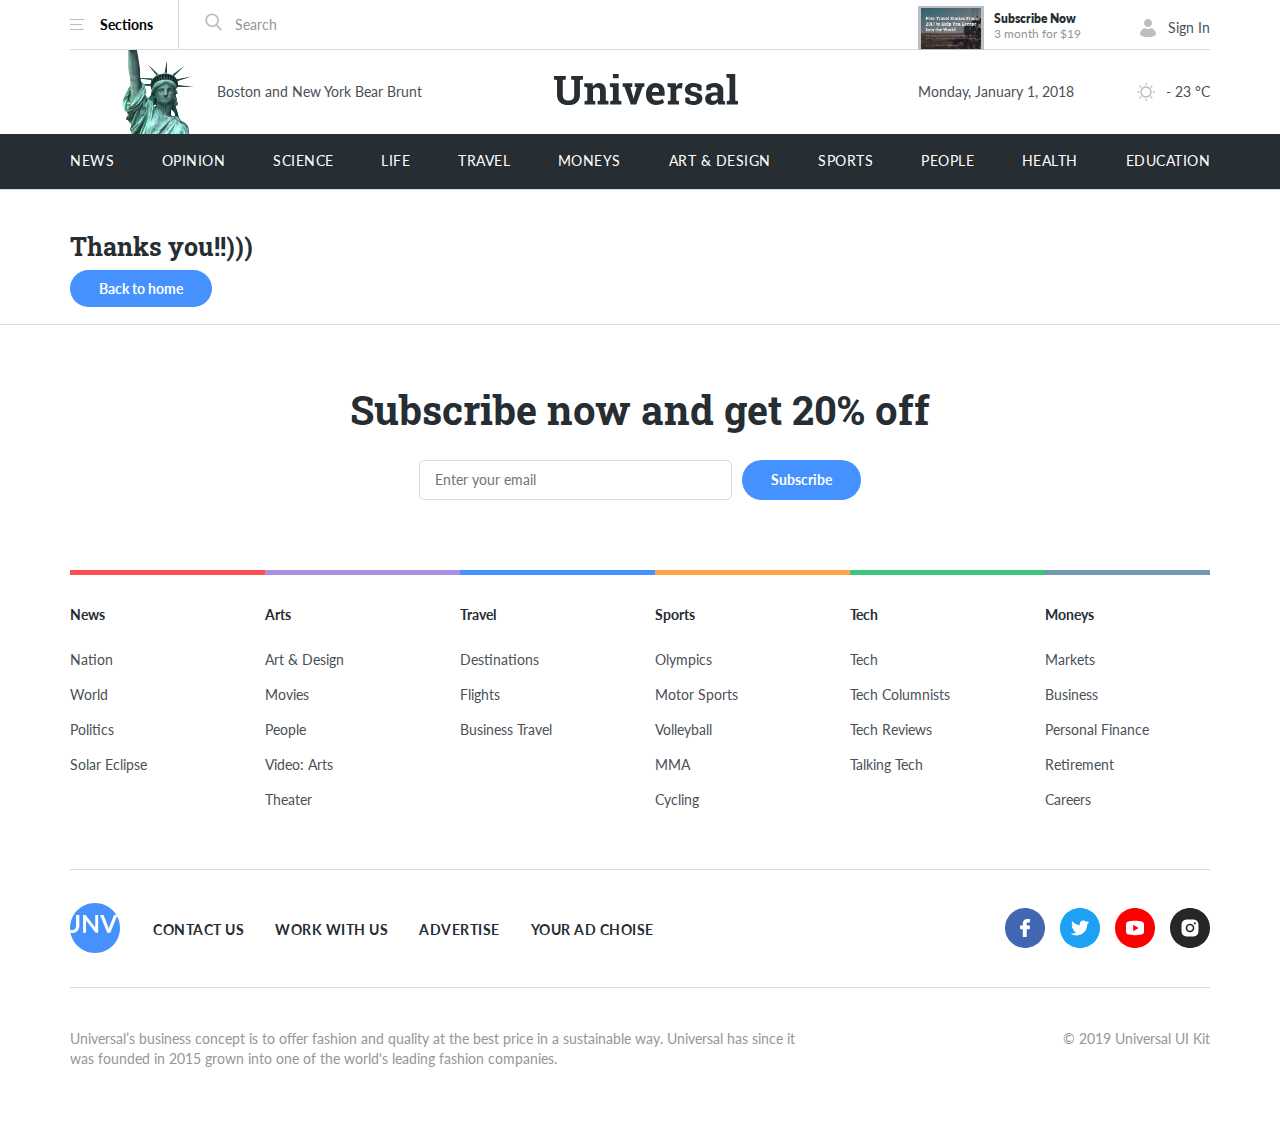
<file: thankyou.html>
<!DOCTYPE html>
<html lang="en">
  <head>
    <meta charset="UTF-8" />
    <meta name="viewport" content="width=device-width, initial-scale=1.0" />
    <title>Travel</title>
    <link
      rel="apple-touch-icon"
      sizes="57x57"
      href="favicon/apple-icon-57x57.png"
    />
    <link
      rel="apple-touch-icon"
      sizes="60x60"
      href="favicon/apple-icon-60x60.png"
    />
    <link
      rel="apple-touch-icon"
      sizes="72x72"
      href="favicon/apple-icon-72x72.png"
    />
    <link
      rel="apple-touch-icon"
      sizes="76x76"
      href="favicon/apple-icon-76x76.png"
    />
    <link
      rel="apple-touch-icon"
      sizes="114x114"
      href="favicon/apple-icon-114x114.png"
    />
    <link
      rel="apple-touch-icon"
      sizes="120x120"
      href="favicon/apple-icon-120x120.png"
    />
    <link
      rel="apple-touch-icon"
      sizes="144x144"
      href="favicon/apple-icon-144x144.png"
    />
    <link
      rel="apple-touch-icon"
      sizes="152x152"
      href="favicon/apple-icon-152x152.png"
    />
    <link
      rel="apple-touch-icon"
      sizes="180x180"
      href="favicon/apple-icon-180x180.png"
    />
    <link
      rel="icon"
      type="image/png"
      sizes="192x192"
      href="favicon/android-icon-192x192.png"
    />
    <link
      rel="icon"
      type="image/png"
      sizes="32x32"
      href="favicon/favicon-32x32.png"
    />
    <link
      rel="icon"
      type="image/png"
      sizes="96x96"
      href="favicon/favicon-96x96.png"
    />
    <link
      rel="icon"
      type="image/png"
      sizes="16x16"
      href="favicon/favicon-16x16.png"
    />
    <link rel="manifest" href="favicon/manifest.json" />
    <meta name="msapplication-TileColor" content="#ffffff" />
    <meta
      name="msapplication-TileImage"
      content="favicon/ms-icon-144x144.png"
    />
    <meta name="theme-color" content="#ffffff" />
    <link
      href="https://fonts.googleapis.com/css2?family=Lato:wght@400;700;800;900&family=Roboto+Slab:wght@400;700&display=swap"
      rel="stylesheet"
    />
    <link rel="stylesheet" href="css/swiper-bundle.min.css" />
    <link rel="stylesheet" href="css/style.css" />
  </head>
  <body>
    <header class="header">
      <div class="container">
        <div class="header-top container">
          <div class="header-top__wrapper">
            <div class="header-top__section">
              <button class="section-button header-top__section-button">
                <span class="section-button__line"></span>
                <span
                  class="section-button__line section-button__line--little"
                ></span>
                <span class="section-button__line"></span>
              </button>
              <span class="sections">Sections</span>
              <nav class="section-nav">
                <img
                  src="img/svg/close-w.svg"
                  alt="Icon: close"
                  class="close-button"
                />
                <div class="section-nav__container">
                  <div class="section-nav__wrapper-first">
                    <div class="section-nav__item">
                      <h5 class="section-nav__item-title">News</h5>
                      <ul class="section-nav__ul">
                        <li class="section-nav__ul-item">
                          <a href="" class="section-nav__link">Nation</a>
                        </li>
                        <li class="section-nav__ul-item">
                          <a href="" class="section-nav__link">World</a>
                        </li>
                        <li class="section-nav__ul-item">
                          <a href="" class="section-nav__link">Politics</a>
                        </li>
                        <li class="section-nav__ul-item">
                          <a href="" class="section-nav__link">Solar Eclipse</a>
                        </li>
                      </ul>
                    </div>
                    <!-- /.section-nav__item -->
                    <div class="section-nav__item">
                      <h5 class="section-nav__item-title">Travel</h5>
                      <ul class="section-nav__ul">
                        <li class="section-nav__ul-item">
                          <a href="" class="section-nav__link">Destinations</a>
                        </li>
                        <li class="section-nav__ul-item">
                          <a href="" class="section-nav__link">Flights</a>
                        </li>
                        <li class="section-nav__ul-item">
                          <a href="" class="section-nav__link"
                            >Business Travel</a
                          >
                        </li>
                      </ul>
                    </div>
                    <!-- /.section-nav__item -->
                  </div>
                  <!-- /. section-nav__wrapper-first-->
                  <div class="section-nav__wrapper-second">
                    <div class="section-nav__item">
                      <h5 class="section-nav__item-title">Moneys</h5>
                      <ul class="section-nav__ul">
                        <li class="section-nav__ul-item">
                          <a href="" class="section-nav__link">Markets</a>
                        </li>
                        <li class="section-nav__ul-item">
                          <a href="" class="section-nav__link">Business</a>
                        </li>
                        <li class="section-nav__ul-item">
                          <a href="" class="section-nav__link"
                            >Personal Finance</a
                          >
                        </li>
                        <li class="section-nav__ul-item">
                          <a href="" class="section-nav__link">Retirement</a>
                        </li>
                        <li class="section-nav__ul-item">
                          <a href="" class="section-nav__link">Careers</a>
                        </li>
                      </ul>
                    </div>
                    <!-- /.section-nav__item -->
                    <div class="section-nav__item">
                      <h5 class="section-nav__item-title">Arts</h5>
                      <ul class="section-nav__ul">
                        <li class="section-nav__ul-item">
                          <a href="" class="section-nav__link">Art & Design</a>
                        </li>
                        <li class="section-nav__ul-item">
                          <a href="" class="section-nav__link">Movies</a>
                        </li>
                        <li class="section-nav__ul-item">
                          <a href="" class="section-nav__link">People</a>
                        </li>
                        <li class="section-nav__ul-item">
                          <a href="" class="section-nav__link">Video: Arts</a>
                        </li>
                        <li class="section-nav__ul-item">
                          <a href="" class="section-nav__link">Theater</a>
                        </li>
                      </ul>
                    </div>
                    <!-- /.section-nav__item -->
                  </div>
                  <div class="section-nav__wrapper-third">
                    <div class="section-nav__item">
                      <h5 class="section-nav__item-title">Tech</h5>
                      <ul class="section-nav__ul">
                        <li class="section-nav__ul-item">
                          <a href="" class="section-nav__link"></a>
                        </li>
                        <li class="section-nav__ul-item">
                          <a href="" class="section-nav__link">Tech</a>
                        </li>
                        <li class="section-nav__ul-item">
                          <a href="" class="section-nav__link">Tech Reviews</a>
                        </li>
                        <li class="section-nav__ul-item">
                          <a href="" class="section-nav__link">Talking Tech</a>
                        </li>
                      </ul>
                    </div>
                    <!-- /.section-nav__item -->
                    <div class="section-nav__item">
                      <h5 class="section-nav__item-title">Sports</h5>
                      <ul class="section-nav__ul">
                        <li class="section-nav__ul-item">
                          <a href="" class="section-nav__link">Olympics</a>
                        </li>
                        <li class="section-nav__ul-item">
                          <a href="" class="section-nav__link">Motor Sport</a>
                        </li>
                        <li class="section-nav__ul-item">
                          <a href="" class="section-nav__link">Volleyball</a>
                        </li>
                        <li class="section-nav__ul-item">
                          <a href="" class="section-nav__link">MMA</a>
                        </li>
                        <li class="section-nav__ul-item">
                          <a href="" class="section-nav__link">Cycling</a>
                        </li>
                      </ul>
                    </div>
                    <!-- /.section-nav__item -->
                  </div>
                  <div class="section-nav__wrapper-four">
                    <div class="header-top header-top--mobile">
                      <form
                        action="#"
                        class="search header__search header__search--mobile"
                      >
                        <a href="#"
                          ><img
                            src="img/svg/Search.svg"
                            alt="Icon: search"
                            class="search__img"
                        /></a>
                        <input
                          type="text"
                          class="search__input search__input--mobile"
                          placeholder="Search"
                        />
                      </form>
                    </div>
                    <!-- /.header-top -->
                    <div
                      class="subscribe header-top__subscribe header-top__subscribe--mobile"
                    >
                      <div class="subscribe-background">
                        <img
                          src="img/subscribe-img.png"
                          alt="Subcribe img"
                          class="subscribe__img"
                        />
                      </div>
                      <div class="subscribe__info">
                        <a
                          href="#"
                          class="subscribe__button subscribe__button--mobile"
                          >Subscribe Now</a
                        ><span class="subscribe__text subscribe__text--mobile"
                          >3 month for $19</span
                        >
                      </div>
                    </div>
                    <!-- /.header-top__subscrib -->
                    <div class="day-info day-info--mobile">
                      <div class="day-info__date day-info__date--mobile">
                        <span
                          class="day-info__date-info day-info__date-info--mobile"
                          >Monday, January 1, 2018</span
                        >
                      </div>
                      <div class="day-info__weather">
                        <img
                          src="img/svg/Sun.svg"
                          alt=""
                          class="day-info__weather-img"
                        />
                        <span
                          class="day-info__weather-text day-info__weather-text--mobile"
                          >- 23 °C</span
                        >
                      </div>
                    </div>
                    <div class="header-top__login login login--mobile">
                      <img
                        src="img/svg/Man.svg"
                        alt="Icon: man"
                        class="login__img"
                      />
                      <a href="#" class="login__link login__link--mobile"
                        >Sign In</a
                      >
                    </div>
                    <div class="empty"></div>
                  </div>
                  <!-- /.section-nav__wrapper-four -->
                </div>
                <!-- /.section-nav__container  -->
              </nav>
            </div>
            <!-- /.header-top__section -->
            <form action="#" class="search header__search">
              <a href="#"
                ><img
                  src="img/svg/Search.svg"
                  alt="Icon: search"
                  class="search__img"
              /></a>
              <input type="text" class="search__input" placeholder="Search" />
            </form>
          </div>
          <div class="header-top__wrap">
            <div class="subscribe header-top__subscribe">
              <div class="subscribe-background">
                <img
                  src="img/subscribe-img.png"
                  alt="Subcribe img"
                  class="subscribe__img"
                />
              </div>
              <div class="subscribe__info">
                <a href="#" class="subscribe__button">Subscribe Now</a
                ><span class="subscribe__text">3 month for $19</span>
              </div>
            </div>
            <!-- /.header-top__subscribe -->

            <div class="header-top__login login">
              <img src="img/svg/Man.svg" alt="Icon: man" class="login__img" />
              <a href="#" class="login__link">Sign In</a>
            </div>
          </div>
          <!-- /.header-top__wrap -->
        </div>
        <!-- /.header-top -->
        <div class="header-center">
          <div class="left-logo">
            <img
              src="img/left-logo.png"
              alt="Icon: logo"
              class="left-logo__img"
            />
            <span class="left-logo__text">Boston and New York Bear Brunt</span>
          </div>
          <div class="logo">
            <a href="index.html" class="logo__link"
              ><img src="img/svg/logo.svg" alt="Icon: logo" class="logo__img"
            /></a>
          </div>
          <!-- /.logo -->
          <div class="day-info">
            <div class="day-info__date">
              <span class="day-info__date-info">Monday, January 1, 2018</span>
            </div>
            <div class="day-info__weather">
              <img src="img/svg/Sun.svg" alt="" class="day-info__weather-img" />
              <span class="day-info__weather-text">- 23 °C</span>
            </div>
          </div>
        </div>
        <!-- /.header-center -->
      </div>
      <!-- /.container -->
      <nav class="nav">
        <div class="container">
          <ul class="nav-ul">
            <li class="nav-ul__list">
              <a href="#" class="nav-ul__link">News</a>
            </li>
            <li class="nav-ul__list">
              <a href="#" class="nav-ul__link">Opinion</a>
            </li>
            <li class="nav-ul__list">
              <a href="#" class="nav-ul__link">Science</a>
            </li>
            <li class="nav-ul__list">
              <a href="#" class="nav-ul__link">Life</a>
            </li>
            <li class="nav-ul__list">
              <a href="#" class="nav-ul__link">Travel</a>
            </li>
            <li class="nav-ul__list">
              <a href="#" class="nav-ul__link">Moneys</a>
            </li>
            <li class="nav-ul__list">
              <a href="#" class="nav-ul__link">Art & Design</a>
            </li>
            <li class="nav-ul__list">
              <a href="#" class="nav-ul__link">Sports</a>
            </li>
            <li class="nav-ul__list">
              <a href="#" class="nav-ul__link">People</a>
            </li>
            <li class="nav-ul__list">
              <a href="#" class="nav-ul__link">Health</a>
            </li>
            <li class="nav-ul__list">
              <a href="#" class="nav-ul__link">Education</a>
            </li>
          </ul>
        </div>
        <!-- /.container -->
      </nav>
      <div class="nav-bottom"></div>
      <!-- /.nav-bottom -->
    </header>
    <section class="message">
      <div class="container">
        <div class="message-block">
          <h1 class="message__title">Thanks you!!)))</h1>
          <a class="message__button" href="index.html" class="">Back to home</a>
        </div>
      </div>
    </section>
    <footer class="footer">
      <div class="container">
        <form action="mail.php" method="post" class="footer-form">
          <h2 class="footer-form__title">Subscribe now and get 20% off</h2>
          <div class="footer-form__wrap">
            <div class="footer-form__wrapper">
              <input
                name="email"
                type="email"
                class="footer-form__input"
                placeholder="Enter your email"
                required
              />
            </div>
            <button class="footer-form__button">Subscribe</button>
          </div>
        </form>
        <div class="footer-nav">
          <div class="footer-nav__item footer-nav__item--news">
            <ul class="footer-nav__item-ul">
              <li class="footer-nav__item-title">News</li>
              <li class="footer-nav__item-list">
                <a href="#" class="footer-nav__item-link">Nation</a>
              </li>
              <li class="footer-nav__item-list">
                <a href="#" class="footer-nav__item-link">World</a>
              </li>
              <li class="footer-nav__item-list">
                <a href="#" class="footer-nav__item-link">Politics</a>
              </li>
              <li class="footer-nav__item-list">
                <a href="#" class="footer-nav__item-link">Solar Eclipse</a>
              </li>
            </ul>
          </div>
          <!-- /.footer-nav__item -->
          <div class="footer-nav__item footer-nav__item--arts">
            <ul class="footer-nav__item-ul">
              <li class="footer-nav__item-title">Arts</li>
              <li class="footer-nav__item-list">
                <a href="#" class="footer-nav__item-link">Art & Design</a>
              </li>
              <li class="footer-nav__item-list">
                <a href="#" class="footer-nav__item-link">Movies</a>
              </li>
              <li class="footer-nav__item-list">
                <a href="#" class="footer-nav__item-link">People</a>
              </li>
              <li class="footer-nav__item-list">
                <a href="#" class="footer-nav__item-link">Video: Arts</a>
              </li>
              <li class="footer-nav__item-list">
                <a href="#" class="footer-nav__item-link">Theater</a>
              </li>
            </ul>
          </div>
          <!-- /.footer-nav__item -->
          <div class="footer-nav__item footer-nav__item--travel">
            <ul class="footer-nav__item-ul">
              <li class="footer-nav__item-title">Travel</li>
              <li class="footer-nav__item-list">
                <a href="#" class="footer-nav__item-link">Destinations</a>
              </li>
              <li class="footer-nav__item-list">
                <a href="#" class="footer-nav__item-link">Flights</a>
              </li>
              <li class="footer-nav__item-list">
                <a href="#" class="footer-nav__item-link">Business Travel</a>
              </li>
            </ul>
          </div>
          <!-- /.footer-nav__item -->
          <div class="footer-nav__item footer-nav__item--sports">
            <ul class="footer-nav__item-ul">
              <li class="footer-nav__item-title">Sports</li>
              <li class="footer-nav__item-list">
                <a href="#" class="footer-nav__item-link">Olympics</a>
              </li>
              <li class="footer-nav__item-list">
                <a href="#" class="footer-nav__item-link">Motor Sports</a>
              </li>
              <li class="footer-nav__item-list">
                <a href="#" class="footer-nav__item-link">Volleyball</a>
              </li>
              <li class="footer-nav__item-list">
                <a href="#" class="footer-nav__item-link">MMA</a>
              </li>
              <li class="footer-nav__item-list">
                <a href="#" class="footer-nav__item-link">Cycling</a>
              </li>
            </ul>
          </div>
          <!-- /.footer-nav__item -->
          <div class="footer-nav__item footer-nav__item--tech">
            <ul class="footer-nav__item-ul">
              <li class="footer-nav__item-title">Tech</li>
              <li class="footer-nav__item-list">
                <a href="#" class="footer-nav__item-link">Tech</a>
              </li>
              <li class="footer-nav__item-list">
                <a href="#" class="footer-nav__item-link">Tech Columnists</a>
              </li>
              <li class="footer-nav__item-list">
                <a href="#" class="footer-nav__item-link">Tech Reviews</a>
              </li>
              <li class="footer-nav__item-list">
                <a href="#" class="footer-nav__item-link">Talking Tech</a>
              </li>
            </ul>
          </div>
          <!-- /.footer-nav__item -->
          <div class="footer-nav__item footer-nav__item--moneys">
            <ul class="footer-nav__item-ul">
              <li class="footer-nav__item-title">Moneys</li>
              <li class="footer-nav__item-list">
                <a href="#" class="footer-nav__item-link">Markets</a>
              </li>
              <li class="footer-nav__item-list">
                <a href="#" class="footer-nav__item-link">Business</a>
              </li>
              <li class="footer-nav__item-list">
                <a href="#" class="footer-nav__item-link">Personal Finance</a>
              </li>
              <li class="footer-nav__item-list">
                <a href="#" class="footer-nav__item-link">Retirement</a>
              </li>
              <li class="footer-nav__item-list">
                <a href="#" class="footer-nav__item-link">Careers</a>
              </li>
            </ul>
          </div>
          <!-- /.footer-nav__item -->
        </div>
        <!-- /.footer-nav -->
        <div class="footer-link">
          <a href="index.html" class="footer__logo"
            ><img src="img/svg/footer-logo.svg" alt="Universal"
          /></a>
          <div class="footer-link__wrapper">
            <div class="footer-link__contacts">
              <ul class="footer-link__contacts-ul">
                <li class="footer-link__contacts-list">
                  <a href="#" class="footer-link__contacts-link">Contact Us</a>
                </li>
                <li class="footer-link__contacts-list">
                  <a href="#" class="footer-link__contacts-link"
                    >Work with Us</a
                  >
                </li>
                <li class="footer-link__contacts-list">
                  <a href="#" class="footer-link__contacts-link">Advertise</a>
                </li>
                <li class="footer-link__contacts-list">
                  <a href="#" class="footer-link__contacts-link"
                    >Your Ad Choise</a
                  >
                </li>
              </ul>
            </div>
            <!-- /.footer-link__contacts -->
            <div class="footer-link__social">
              <ul class="footer-link__social-ul">
                <li class="footer-link__social-item">
                  <a
                    href="https://www.facebook.com/"
                    class="footer-link__social-link"
                    ><img
                      src="img/svg/facebook.svg"
                      alt="Icon: facebook"
                      class="footer-link__social-img"
                  /></a>
                </li>
                <li class="footer-link__social-item">
                  <a
                    href="https://twitter.com/"
                    class="footer-link__social-link"
                    ><img
                      src="img/svg/twiter.svg"
                      alt="Icon: twiter"
                      class="footer-link__social-img"
                  /></a>
                </li>
                <li class="footer-link__social-item">
                  <a
                    href="https://www.youtube.com"
                    class="footer-link__social-link"
                    ><img
                      src="img/svg/youtube.svg"
                      alt="Icon: youtube"
                      class="footer-link__social-img"
                  /></a>
                </li>
                <li class="footer-link__social-item">
                  <a
                    href="https://www.instagram.com"
                    class="footer-link__social-link"
                    ><img
                      src="img/svg/intsagram.svg"
                      alt="Icon: instagram"
                      class="footer-link__social-img"
                  /></a>
                </li>
              </ul>
            </div>
            <!-- /.footer-link__social -->
          </div>
          <!-- /.footer-link__wrapper -->
        </div>
        <!-- /.footer-link -->
        <div class="footer-info">
          <p class="footer-info__text">
            Universal’s business concept is to offer fashion and quality at the
            best price in a sustainable way. Universal has since it was founded
            in 2015 grown into one of the world's leading fashion companies.
          </p>
          <span class="footer-info__copyright">© 2019 Universal UI Kit</span>
        </div>
      </div>
      <!-- /.container -->
    </footer>
    <script src="js/jquery-3.5.1.min.js"></script>
    <script src="js/swiper-bundle.min.js"></script>
    <script src="js/jquery.validate.min.js"></script>
    <script src="js/main.js"></script>
  </body>
</html>
</file>
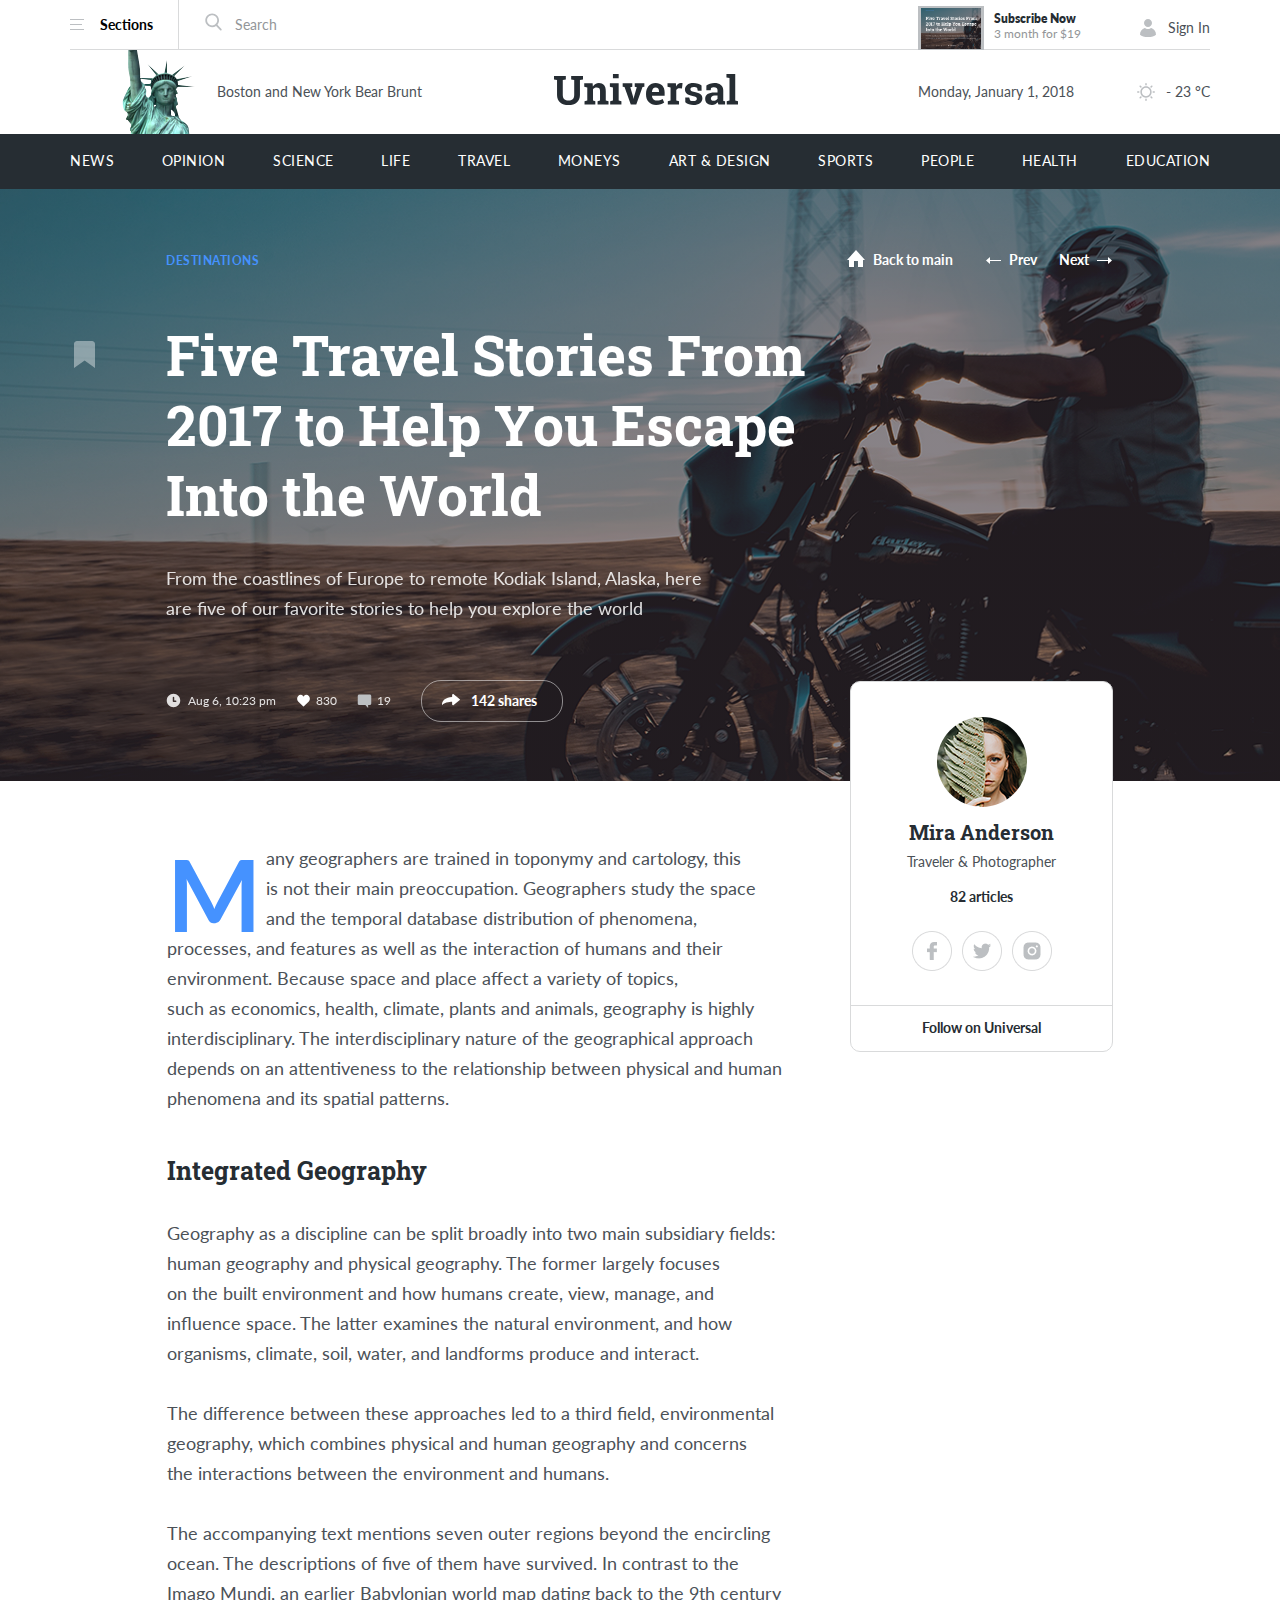
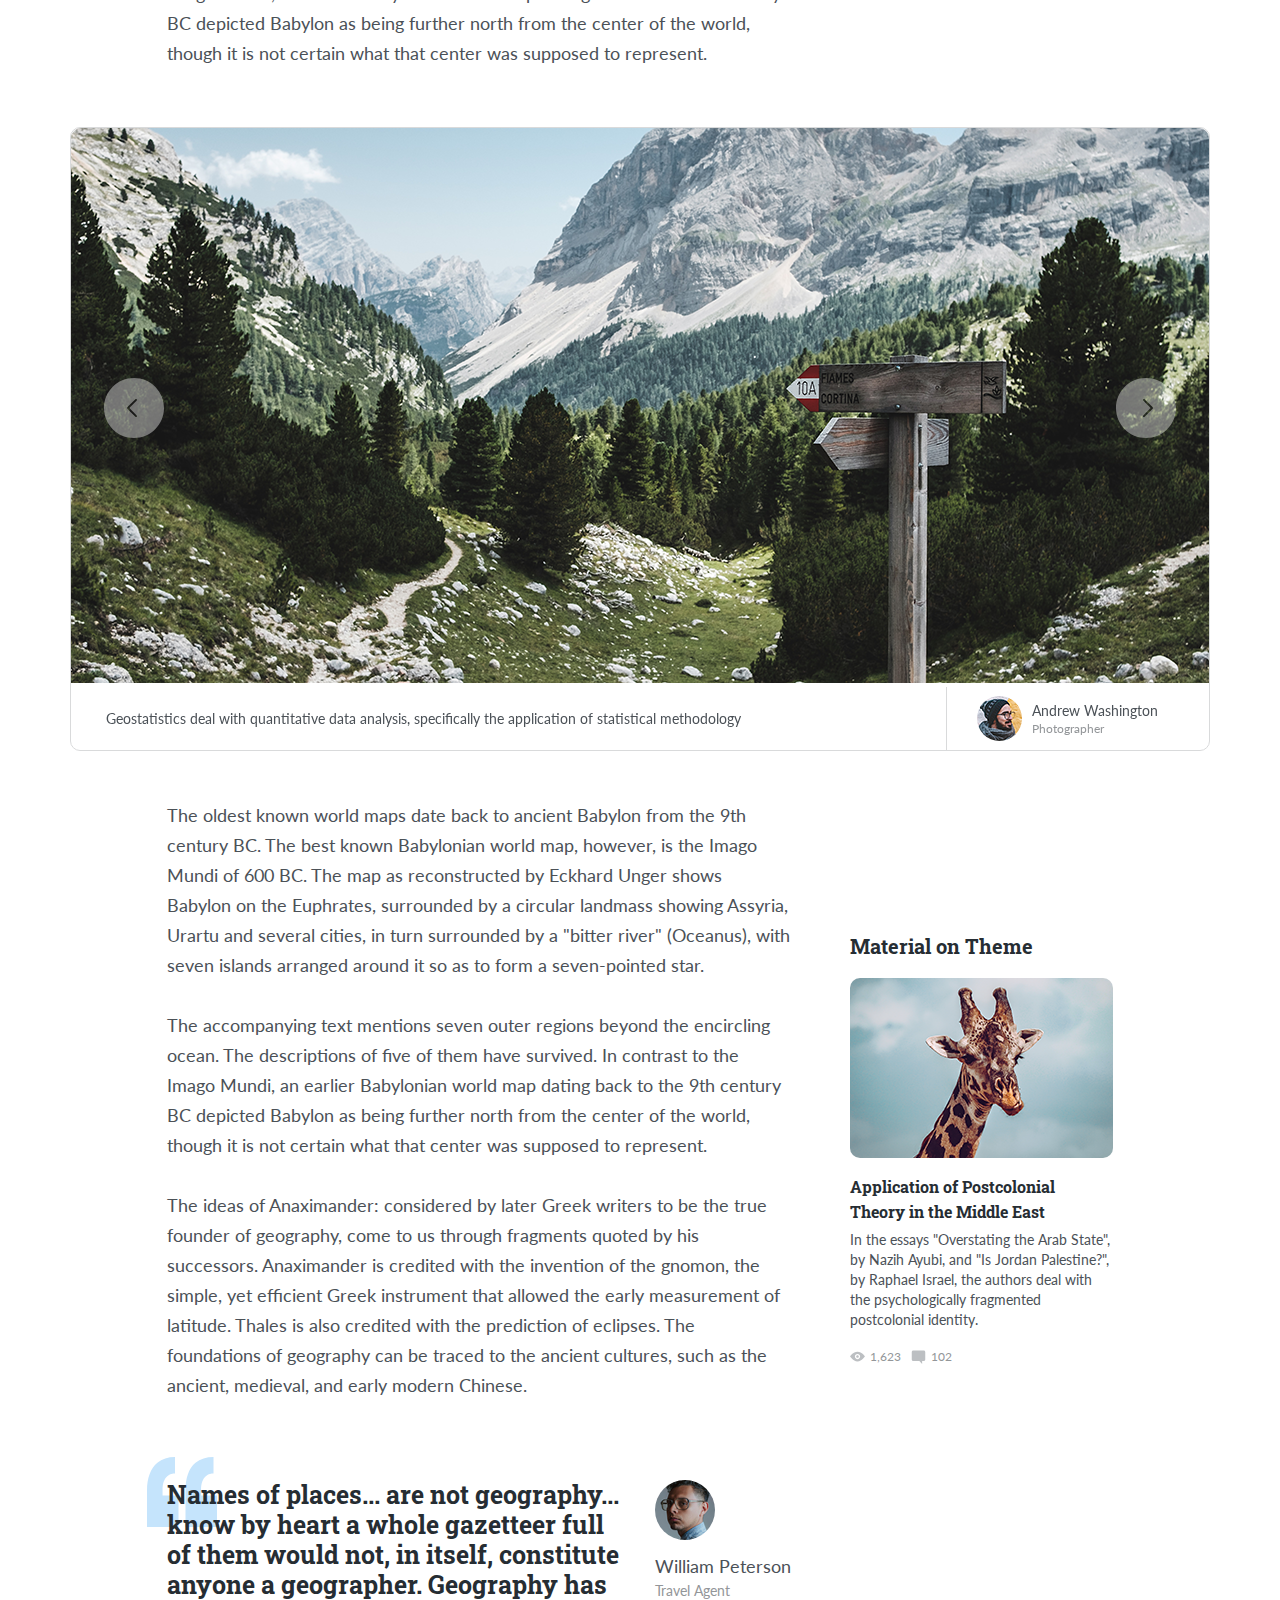
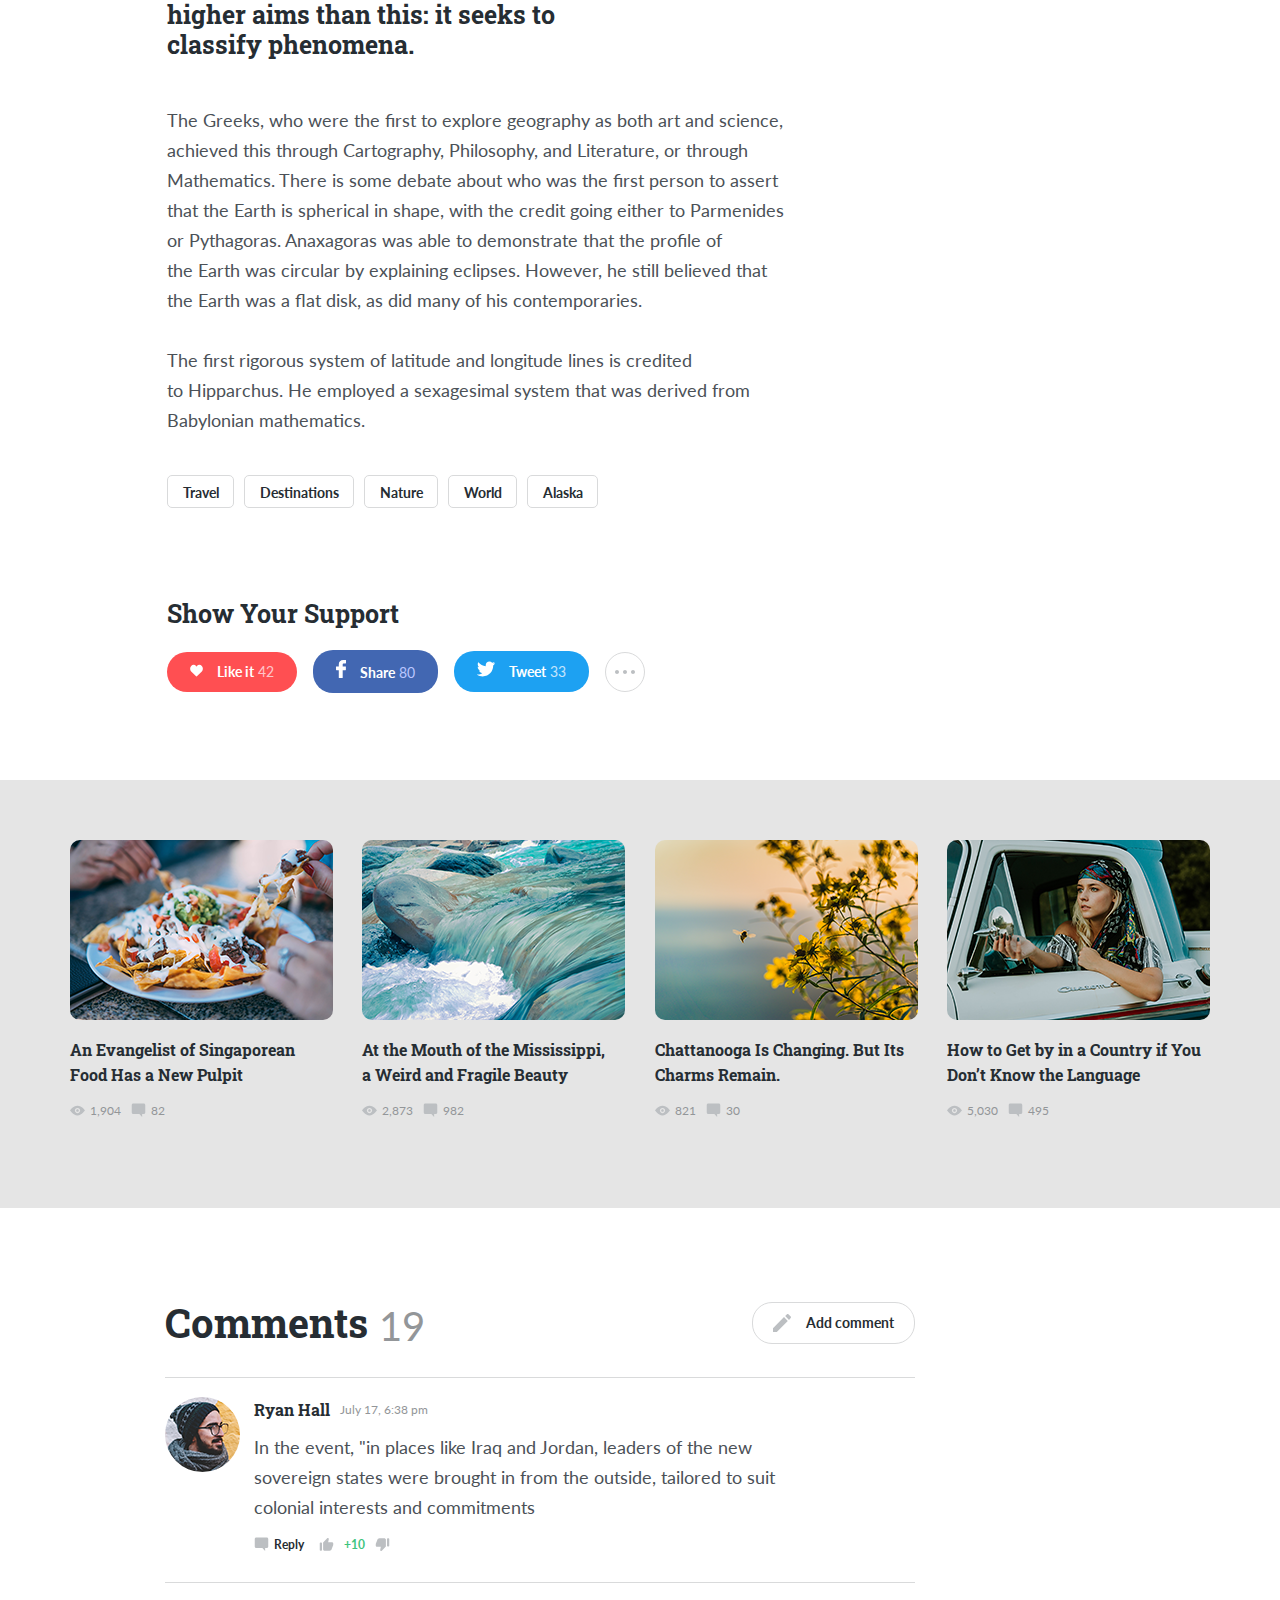
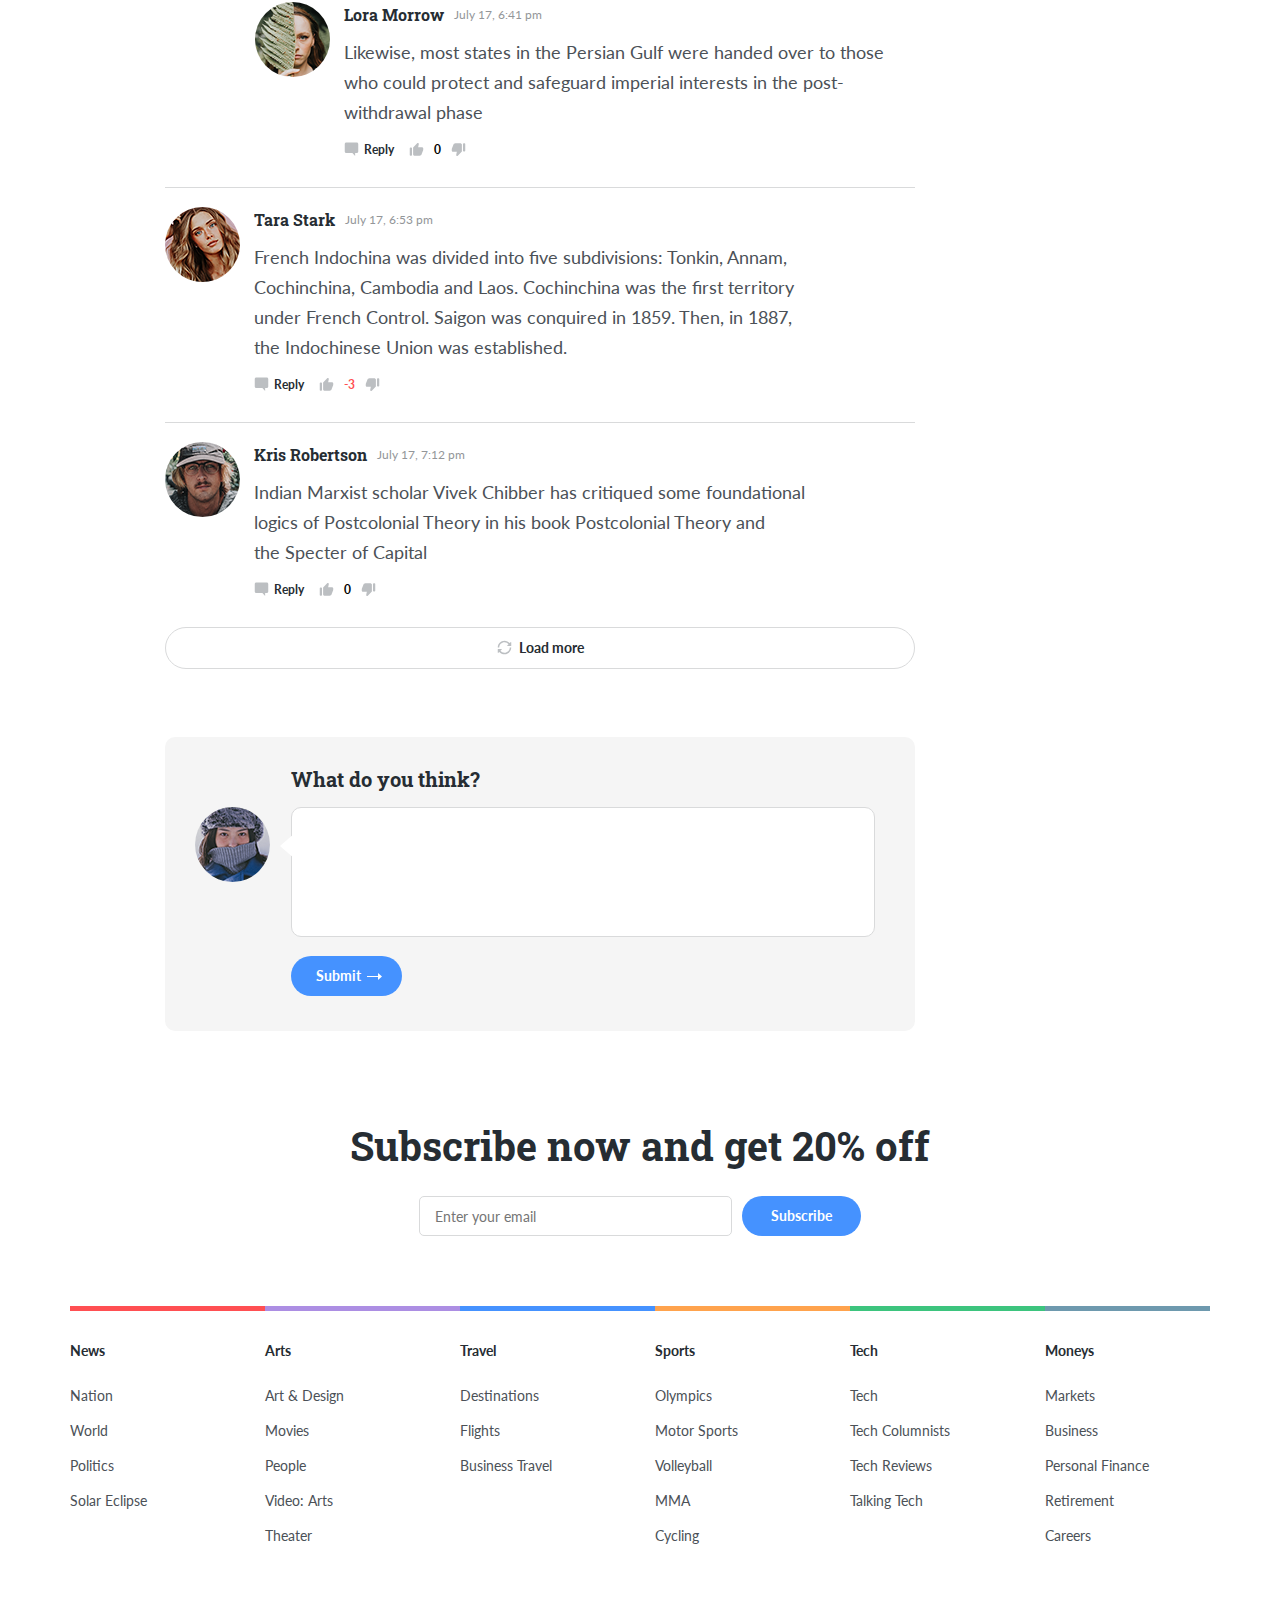
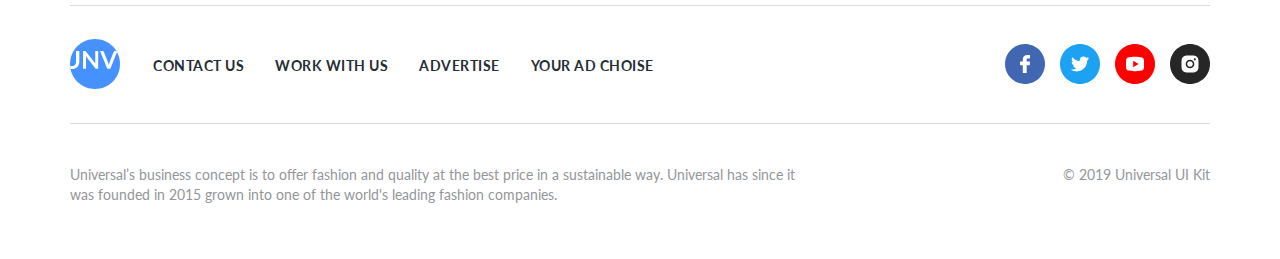
<file: traveler.html>
<!DOCTYPE html>
<html lang="en">
  <head>
    <meta charset="UTF-8" />
    <meta name="viewport" content="width=device-width, initial-scale=1.0" />
    <title>Travel</title>
    <link
      rel="apple-touch-icon"
      sizes="57x57"
      href="favicon/apple-icon-57x57.png"
    />
    <link
      rel="apple-touch-icon"
      sizes="60x60"
      href="favicon/apple-icon-60x60.png"
    />
    <link
      rel="apple-touch-icon"
      sizes="72x72"
      href="favicon/apple-icon-72x72.png"
    />
    <link
      rel="apple-touch-icon"
      sizes="76x76"
      href="favicon/apple-icon-76x76.png"
    />
    <link
      rel="apple-touch-icon"
      sizes="114x114"
      href="favicon/apple-icon-114x114.png"
    />
    <link
      rel="apple-touch-icon"
      sizes="120x120"
      href="favicon/apple-icon-120x120.png"
    />
    <link
      rel="apple-touch-icon"
      sizes="144x144"
      href="favicon/apple-icon-144x144.png"
    />
    <link
      rel="apple-touch-icon"
      sizes="152x152"
      href="favicon/apple-icon-152x152.png"
    />
    <link
      rel="apple-touch-icon"
      sizes="180x180"
      href="favicon/apple-icon-180x180.png"
    />
    <link
      rel="icon"
      type="image/png"
      sizes="192x192"
      href="favicon/android-icon-192x192.png"
    />
    <link
      rel="icon"
      type="image/png"
      sizes="32x32"
      href="favicon/favicon-32x32.png"
    />
    <link
      rel="icon"
      type="image/png"
      sizes="96x96"
      href="favicon/favicon-96x96.png"
    />
    <link
      rel="icon"
      type="image/png"
      sizes="16x16"
      href="favicon/favicon-16x16.png"
    />
    <link rel="manifest" href="favicon/manifest.json" />
    <meta name="msapplication-TileColor" content="#ffffff" />
    <meta
      name="msapplication-TileImage"
      content="favicon/ms-icon-144x144.png"
    />
    <meta name="theme-color" content="#ffffff" />
    <link
      href="https://fonts.googleapis.com/css2?family=Lato:wght@400;700;800;900&family=Roboto+Slab:wght@400;700&display=swap"
      rel="stylesheet"
    />
    <link rel="stylesheet" href="css/swiper-bundle.min.css" />
    <link rel="stylesheet" href="css/style.css" />
  </head>
  <body>
    <header class="header">
      <div class="container">
        <div class="header-top container">
          <div class="header-top__wrapper">
            <div class="header-top__section">
              <button class="section-button header-top__section-button">
                <span class="section-button__line"></span>
                <span
                  class="section-button__line section-button__line--little"
                ></span>
                <span class="section-button__line"></span>
              </button>
              <span class="sections">Sections</span>
              <nav class="section-nav">
                <img
                  src="img/svg/close-w.svg"
                  alt="Icon: close"
                  class="close-button"
                />
                <div class="section-nav__container">
                  <div class="section-nav__wrapper-first">
                    <div class="section-nav__item">
                      <h5 class="section-nav__item-title">News</h5>
                      <ul class="section-nav__ul">
                        <li class="section-nav__ul-item">
                          <a href="" class="section-nav__link">Nation</a>
                        </li>
                        <li class="section-nav__ul-item">
                          <a href="" class="section-nav__link">World</a>
                        </li>
                        <li class="section-nav__ul-item">
                          <a href="" class="section-nav__link">Politics</a>
                        </li>
                        <li class="section-nav__ul-item">
                          <a href="" class="section-nav__link">Solar Eclipse</a>
                        </li>
                      </ul>
                    </div>
                    <!-- /.section-nav__item -->
                    <div class="section-nav__item">
                      <h5 class="section-nav__item-title">Travel</h5>
                      <ul class="section-nav__ul">
                        <li class="section-nav__ul-item">
                          <a href="" class="section-nav__link">Destinations</a>
                        </li>
                        <li class="section-nav__ul-item">
                          <a href="" class="section-nav__link">Flights</a>
                        </li>
                        <li class="section-nav__ul-item">
                          <a href="" class="section-nav__link"
                            >Business Travel</a
                          >
                        </li>
                      </ul>
                    </div>
                    <!-- /.section-nav__item -->
                  </div>
                  <!-- /. section-nav__wrapper-first-->
                  <div class="section-nav__wrapper-second">
                    <div class="section-nav__item">
                      <h5 class="section-nav__item-title">Moneys</h5>
                      <ul class="section-nav__ul">
                        <li class="section-nav__ul-item">
                          <a href="" class="section-nav__link">Markets</a>
                        </li>
                        <li class="section-nav__ul-item">
                          <a href="" class="section-nav__link">Business</a>
                        </li>
                        <li class="section-nav__ul-item">
                          <a href="" class="section-nav__link"
                            >Personal Finance</a
                          >
                        </li>
                        <li class="section-nav__ul-item">
                          <a href="" class="section-nav__link">Retirement</a>
                        </li>
                        <li class="section-nav__ul-item">
                          <a href="" class="section-nav__link">Careers</a>
                        </li>
                      </ul>
                    </div>
                    <!-- /.section-nav__item -->
                    <div class="section-nav__item">
                      <h5 class="section-nav__item-title">Arts</h5>
                      <ul class="section-nav__ul">
                        <li class="section-nav__ul-item">
                          <a href="" class="section-nav__link">Art & Design</a>
                        </li>
                        <li class="section-nav__ul-item">
                          <a href="" class="section-nav__link">Movies</a>
                        </li>
                        <li class="section-nav__ul-item">
                          <a href="" class="section-nav__link">People</a>
                        </li>
                        <li class="section-nav__ul-item">
                          <a href="" class="section-nav__link">Video: Arts</a>
                        </li>
                        <li class="section-nav__ul-item">
                          <a href="" class="section-nav__link">Theater</a>
                        </li>
                      </ul>
                    </div>
                    <!-- /.section-nav__item -->
                  </div>
                  <div class="section-nav__wrapper-third">
                    <div class="section-nav__item">
                      <h5 class="section-nav__item-title">Tech</h5>
                      <ul class="section-nav__ul">
                        <li class="section-nav__ul-item">
                          <a href="" class="section-nav__link"></a>
                        </li>
                        <li class="section-nav__ul-item">
                          <a href="" class="section-nav__link">Tech</a>
                        </li>
                        <li class="section-nav__ul-item">
                          <a href="" class="section-nav__link">Tech Reviews</a>
                        </li>
                        <li class="section-nav__ul-item">
                          <a href="" class="section-nav__link">Talking Tech</a>
                        </li>
                      </ul>
                    </div>
                    <!-- /.section-nav__item -->
                    <div class="section-nav__item">
                      <h5 class="section-nav__item-title">Sports</h5>
                      <ul class="section-nav__ul">
                        <li class="section-nav__ul-item">
                          <a href="" class="section-nav__link">Olympics</a>
                        </li>
                        <li class="section-nav__ul-item">
                          <a href="" class="section-nav__link">Motor Sport</a>
                        </li>
                        <li class="section-nav__ul-item">
                          <a href="" class="section-nav__link">Volleyball</a>
                        </li>
                        <li class="section-nav__ul-item">
                          <a href="" class="section-nav__link">MMA</a>
                        </li>
                        <li class="section-nav__ul-item">
                          <a href="" class="section-nav__link">Cycling</a>
                        </li>
                      </ul>
                    </div>
                    <!-- /.section-nav__item -->
                  </div>
                  <div class="section-nav__wrapper-four">
                    <div class="header-top header-top--mobile">
                      <form
                        action="#"
                        class="search header__search header__search--mobile"
                      >
                        <a href="#"
                          ><img
                            src="img/svg/Search.svg"
                            alt="Icon: search"
                            class="search__img"
                        /></a>
                        <input
                          type="text"
                          class="search__input search__input--mobile"
                          placeholder="Search"
                        />
                      </form>
                    </div>
                    <!-- /.header-top -->
                    <div
                      class="subscribe header-top__subscribe header-top__subscribe--mobile"
                    >
                      <div class="subscribe-background">
                        <img
                          src="img/subscribe-img.png"
                          alt="Subcribe img"
                          class="subscribe__img"
                        />
                      </div>
                      <div class="subscribe__info">
                        <a
                          href="#"
                          class="subscribe__button subscribe__button--mobile"
                          >Subscribe Now</a
                        ><span class="subscribe__text subscribe__text--mobile"
                          >3 month for $19</span
                        >
                      </div>
                    </div>
                    <!-- /.header-top__subscrib -->
                    <div class="day-info day-info--mobile">
                      <div class="day-info__date day-info__date--mobile">
                        <span
                          class="day-info__date-info day-info__date-info--mobile"
                          >Monday, January 1, 2018</span
                        >
                      </div>
                      <div class="day-info__weather">
                        <img
                          src="img/svg/Sun.svg"
                          alt=""
                          class="day-info__weather-img"
                        />
                        <span
                          class="day-info__weather-text day-info__weather-text--mobile"
                          >- 23 °C</span
                        >
                      </div>
                    </div>
                    <div class="header-top__login login login--mobile">
                      <img
                        src="img/svg/Man.svg"
                        alt="Icon: man"
                        class="login__img"
                      />
                      <a href="#" class="login__link login__link--mobile"
                        >Sign In</a
                      >
                    </div>
                    <div class="empty"></div>
                  </div>
                  <!-- /.section-nav__wrapper-four -->
                </div>
                <!-- /.section-nav__container  -->
              </nav>
            </div>
            <!-- /.header-top__section -->
            <form action="#" class="search header__search">
              <a href="#"
                ><img
                  src="img/svg/Search.svg"
                  alt="Icon: search"
                  class="search__img"
              /></a>
              <input type="text" class="search__input" placeholder="Search" />
            </form>
          </div>
          <div class="header-top__wrap">
            <div class="subscribe header-top__subscribe">
              <div class="subscribe-background">
                <img
                  src="img/subscribe-img.png"
                  alt="Subcribe img"
                  class="subscribe__img"
                />
              </div>
              <div class="subscribe__info">
                <a href="#" class="subscribe__button">Subscribe Now</a
                ><span class="subscribe__text">3 month for $19</span>
              </div>
            </div>
            <!-- /.header-top__subscribe -->

            <div class="header-top__login login">
              <img src="img/svg/Man.svg" alt="Icon: man" class="login__img" />
              <a href="#" class="login__link">Sign In</a>
            </div>
          </div>
          <!-- /.header-top__wrap -->
        </div>
        <!-- /.header-top -->
        <div class="header-center">
          <div class="left-logo">
            <img
              src="img/left-logo.png"
              alt="Icon: logo"
              class="left-logo__img"
            />
            <span class="left-logo__text">Boston and New York Bear Brunt</span>
          </div>
          <div class="logo">
            <a href="index.html" class="logo__link"
              ><img src="img/svg/logo.svg" alt="Icon: logo" class="logo__img"
            /></a>
          </div>
          <!-- /.logo -->
          <div class="day-info">
            <div class="day-info__date">
              <span class="day-info__date-info">Monday, January 1, 2018</span>
            </div>
            <div class="day-info__weather">
              <img src="img/svg/Sun.svg" alt="" class="day-info__weather-img" />
              <span class="day-info__weather-text">- 23 °C</span>
            </div>
          </div>
        </div>
        <!-- /.header-center -->
      </div>
      <!-- /.container -->
      <nav class="nav">
        <div class="container">
          <ul class="nav-ul">
            <li class="nav-ul__list">
              <a href="#" class="nav-ul__link">News</a>
            </li>
            <li class="nav-ul__list">
              <a href="#" class="nav-ul__link">Opinion</a>
            </li>
            <li class="nav-ul__list">
              <a href="#" class="nav-ul__link">Science</a>
            </li>
            <li class="nav-ul__list">
              <a href="#" class="nav-ul__link">Life</a>
            </li>
            <li class="nav-ul__list">
              <a href="#" class="nav-ul__link">Travel</a>
            </li>
            <li class="nav-ul__list">
              <a href="#" class="nav-ul__link">Moneys</a>
            </li>
            <li class="nav-ul__list">
              <a href="#" class="nav-ul__link">Art & Design</a>
            </li>
            <li class="nav-ul__list">
              <a href="#" class="nav-ul__link">Sports</a>
            </li>
            <li class="nav-ul__list">
              <a href="#" class="nav-ul__link">People</a>
            </li>
            <li class="nav-ul__list">
              <a href="#" class="nav-ul__link">Health</a>
            </li>
            <li class="nav-ul__list">
              <a href="#" class="nav-ul__link">Education</a>
            </li>
          </ul>
        </div>
        <!-- /.container -->
      </nav>
      <div class="nav-bottom"></div>
      <!-- /.nav-bottom -->
    </header>
    <section class="hero">
      <div class="container">
        <div class="hero-wrapper">
          <div class="hero__nav">
            <a href="index.html" class="hero__home">
              <img
                src="img/svg/Home.svg"
                alt="Icon: home"
                class="hero__home-img"
              />
              <span class="hero__home-text">Back to main</span>
            </a>
            <a href="food.html" class="hero__back">
              <img
                src="img/svg/Arrow-back.svg"
                alt="Icon: arrow back"
                class="hero__back-img"
              />
              <span class="hero__back-text">Prev</span>
            </a>
            <a href="car.html" class="hero__next">
              <span class="hero__next-text">Next</span>
              <img
                src="img/svg/button-arrow.svg"
                alt="Icon: arrow next"
                class="hero__next-img"
              />
            </a>
          </div>
          <!-- /.hero__nav -->
          <svg
            class="hero__svg bookmark-svg"
            width="21"
            height="27"
            viewBox="0 0 14 18"
            xmlns="http://www.w3.org/2000/svg"
          >
            <path
              fill-rule="evenodd"
              clip-rule="evenodd"
              d="M2 0H12C13.1046 0 14 0.89543 14 2V18L7.09495 13L0 18V2C0 0.89543 0.89543 0 2 0Z"
            />
          </svg>
          <span class="hero__category blue">Destinations</span>
          <h1 class="hero__title">
            Five Travel Stories From 2017 to Help You Escape Into the World
          </h1>
          <p class="hero__text">
            From the coastlines of Europe to remote Kodiak Island, Alaska, here
            are five of our favorite stories to help you explore the world
          </p>
          <div class="hero__info">
            <div class="hero__time">
              <img
                src="img/svg/Clock.svg"
                alt="Icon: clock"
                class="hero__time-img"
              />
              <span class="hero__time-text">Aug 6, 10:23 pm</span>
            </div>
            <!-- /.hero__info-time -->
            <a href="#" class="hero__like like" data-target="hero">
              <svg
                id="svghero"
                class="hero__like-img like-svg"
                width="13"
                height="13"
                viewBox="0 0 13 13"
                fill="none"
                xmlns="http://www.w3.org/2000/svg"
              >
                <path
                  fill-rule="evenodd"
                  clip-rule="evenodd"
                  d="M11.8391 1.96033C11.1701 1.2119 10.2807 0.800049 9.33459 0.800049C8.38831 0.800049 7.59423 1.2119 6.925 1.96033L6.49998 2.63921L6.075 1.96033C5.40597 1.2119 4.61164 0.800049 3.66557 0.800049C2.71953 0.800049 1.82982 1.2119 1.16086 1.96033C-0.220288 3.50554 -0.220288 6.01968 1.16086 7.56429L6.10991 12.3207C6.19083 12.4116 6.29157 12.4672 6.39682 12.4886C6.43211 12.4964 6.46761 12.5 6.50317 12.5C6.64318 12.5 6.78341 12.4403 6.89004 12.3207L11.8391 7.56429C13.2203 6.01968 13.2203 3.50554 11.8391 1.96033Z"
                />
              </svg>

              <span id="hero" class="hero__like-text">830</span>
            </a>
            <!-- /.hero__like -->
            <a href="#" class="hero__comment">
              <img
                src="img/svg/Comment.svg"
                alt="Icon: comment"
                class="hero__comment-img"
              />
              <span class="hero__comment-text">19</span>
            </a>
            <!-- /.hero__comment -->
            <a href="#" class="hero__share">
              <img
                src="img/svg/Share.svg"
                alt="Icon: share"
                class="hero__share-img"
              />
              <span class="hero__share-text">142 shares</span>
            </a>
          </div>
          <!-- /.hero__info -->
        </div>
        <!-- /hero-wrapper -->
      </div>
      <!-- /.container-page -->
    </section>
    <!-- /.hero -->
    <section class="article">
      <div class="article__first">
        <div class="article__author">
          <div class="article__author-wrap">
            <img
              src="img/travel-avatar-6.png"
              alt="Avatar"
              class="article__author-img"
            />
            <h6 class="article__author-name">Mira Anderson</h6>
            <span class="article__author-category"
              >Traveler & Photographer</span
            >
            <span class="article__author-info">82 articles</span>
            <div class="article__author-link">
              <a href="#" class="article__author-facebook"
                ><img src="img/facebook.png" alt="Facebook"
              /></a>
              <a href="#" class="article__author-twitter"
                ><img src="img/twitter.png" alt="Twitter"
              /></a>
              <a href="#" class="article__author-instagram"
                ><img src="img/instagram.png" alt="Instagram"
              /></a>
            </div>
            <!-- /.article__author-link -->
          </div>
          <a href="#" class="article__author-follow">Follow on Universal</a>
        </div>
        <!-- /.article__first-author -->
        <div class="article__first-text">
          <div class="article__wrapper">
            <p class="article__text article__text--desktop">
              <span class="first-letter">M</span>
              <span class="article__line">
                any geographers are trained in toponymy and cartology, this
                is not their main preoccupation. Geographers study the space
                and the temporal database distribution of phenomena,</span
              >processes, and features as well as the interaction of humans and
              their environment. Because space and place affect a variety of
              topics, such as economics, health, climate, plants and animals,
              geography is highly interdisciplinary. The interdisciplinary
              nature of the geographical approach depends on an attentiveness
              to the relationship between physical and human phenomena and its
              spatial patterns.
            </p>
            <p class="article__text article__text--mobile">
              <span class="first-letter">M</span>any geographers are trained in
              toponymy and cartology, this is not their main preoccupation.
              Geographers study the space and the temporal database distribution
              of phenomena, processes, and features as well as the interaction
              of humans and their environment. Because space and place affect a
              variety of topics, such as economics, health, climate, plants and
              animals, geography is highly interdisciplinary.
              The interdisciplinary nature of the geographical approach depends
              on an attentiveness to the relationship between physical and human
              phenomena and its spatial patterns.
            </p>
            <h2 class="article__title">Integrated Geography</h2>
            <p class="article__text">
              Geography as a discipline can be split broadly into two main
              subsidiary fields: human geography and physical geography. The
              former largely focuses on the built environment and how humans
              create, view, manage, and influence space. The latter examines the
              natural environment, and how organisms, climate, soil, water, and
              landforms produce and interact.
            </p>
            <p class="article__text">
              The difference between these approaches led to a third field,
              environmental geography, which combines physical and human
              geography and concerns the interactions between the environment
              and humans.
            </p>
            <p class="article__text">
              The accompanying text mentions seven outer regions beyond the
              encircling ocean. The descriptions of five of them have survived.
              In contrast to the Imago Mundi, an earlier Babylonian world map
              dating back to the 9th century BC depicted Babylon as being
              further north from the center of the world, though it is not
              certain what that center was supposed to represent.
            </p>
          </div>
          <!-- /article__wrapper -->
        </div>
        <!-- /article__first-text -->
      </div>
      <!-- /.acticle__first -->
      <div class="container">
        <div class="article__swiper-container swiper-container">
          <!-- Additional required wrapper -->
          <div class="swiper-wrapper">
            <!-- Slides -->
            <div class="swiper-slide">
              <div class="container">
                <div class="article__swiper-slide">
                  <img
                    src="img/travel-slide.png"
                    alt="mountains"
                    class="article__slider-slide"
                  />
                  <div class="article__slider-wrapper">
                    <span class="article__slider-text"
                      >Geostatistics deal with quantitative data analysis,
                      specifically the application of statistical
                      methodology</span
                    >
                    <div class="article__slider-author">
                      <img
                        src="img/travel-avatar.png"
                        alt="User"
                        class="article__slider-img"
                      />
                      <a href="#" class="article__author-wrapper">
                        <span class="article__slider-name"
                          >Andrew Washington</span
                        ><span class="article__slider-profesion"
                          >Photographer</span
                        >
                      </a>
                      <!-- /.article__author-wrapper -->
                    </div>
                    <!-- /.article__author -->
                  </div>
                </div>
                <!-- /.article__slide-wrapper -->
              </div>
              <!-- /.container -->
            </div>
            <div class="swiper-slide">
              <div class="container">
                <div class="article__swiper-slide">
                  <img
                    src="img/travel-slide-2.jpg"
                    alt="mountains"
                    class="article__slider-slide"
                  />
                  <div class="article__slider-wrapper">
                    <span class="article__slider-text"
                      >Geostatistics deal with quantitative data analysis,
                      specifically the application of statistical
                      methodology</span
                    >
                    <div class="article__slider-author">
                      <img
                        src="img/travel-avatar.png"
                        alt="User"
                        class="article__slider-img"
                      />
                      <div class="article__author-wrapper">
                        <span class="article__slider-name"
                          >Andrew Washington</span
                        ><span class="article__slider-profesion"
                          >Photographer</span
                        >
                      </div>
                      <!-- /.article__author-wrapper -->
                    </div>
                    <!-- /.article__author -->
                  </div>
                </div>
                <!-- /.article__slide-wrapper -->
              </div>
              <!-- /.container -->
            </div>
            <div class="swiper-slide">
              <div class="container">
                <div class="article__swiper-slide">
                  <img
                    src="img/travel-slide.png"
                    alt="mountains"
                    class="article__slider-slide"
                  />
                  <div class="article__slider-wrapper">
                    <span class="article__slider-text"
                      >Geostatistics deal with quantitative data analysis,
                      specifically the application of statistical
                      methodology</span
                    >
                    <div class="article__slider-author">
                      <img
                        src="img/travel-avatar.png"
                        alt="User"
                        class="article__slider-img"
                      />
                      <div class="article__author-wrapper">
                        <span class="article__slider-name"
                          >Andrew Washington</span
                        ><span class="article__slider-profesion"
                          >Photographer</span
                        >
                      </div>
                      <!-- /.article__author-wrapper -->
                    </div>
                    <!-- /.article__author -->
                  </div>
                </div>
                <!-- /.article__slide-wrapper -->
              </div>
              <!-- /.container -->
            </div>
          </div>

          <!-- If we need navigation buttons -->
          <div class="article-swiper-button-prev article-swiper-button"></div>
          <div class="article-swiper-button-next article-swiper-button"></div>
        </div>
        <!-- /.swiper-container -->
      </div>
      <div class="article__second">
        <aside class="article__other">
          <h4 class="article__other-title">Material on Theme</h4>
          <img src="img/travel-card.png" alt="" class="article__other-img" />
          <h5 class="article__other-name">
            Application of Postcolonial Theory in the Middle East
          </h5>
          <p class="article__other-text">
            In the essays "Overstating the Arab State", by Nazih Ayubi, and "Is
            Jordan Palestine?", by Raphael Israel, the authors deal with the
            psychologically fragmented postcolonial identity.
          </p>
          <div class="article__other-info">
            <div class="article__eye">
              <img
                src="img/svg/Eye.svg"
                alt="Icon: comment"
                class="article__eye-img"
              />
              <span class="article__eye-number">1,623</span>
            </div>
            <!-- /.article__eye -->
            <a href="#" class="article__comment">
              <img
                src="img/svg/Comment.svg"
                alt="Icon: comment"
                class="article__comment-img"
              />
              <span class="article__comment-number">102</span>
            </a>
            <!-- /.article__comment -->
          </div>
          <!-- /.article__other-info -->
        </aside>
        <div class="article__wrapper">
          <p class="article__text">
            The oldest known world maps date back to ancient Babylon from the
            9th century BC. The best known Babylonian world map, however, is the
            Imago Mundi of 600 BC. The map as reconstructed by Eckhard Unger
            shows Babylon on the Euphrates, surrounded by a circular landmass
            showing Assyria, Urartu and several cities, in turn surrounded by a
            "bitter river" (Oceanus), with seven islands arranged around it so
            as to form a seven-pointed star.
          </p>
          <p class="article__text">
            The accompanying text mentions seven outer regions beyond the
            encircling ocean. The descriptions of five of them have survived. In
            contrast to the Imago Mundi, an earlier Babylonian world map dating
            back to the 9th century BC depicted Babylon as being further north
            from the center of the world, though it is not certain what that
            center was supposed to represent.
          </p>
          <p class="article__text">
            The ideas of Anaximander: considered by later Greek writers to be
            the true founder of geography, come to us through fragments quoted
            by his successors. Anaximander is credited with the invention of the
            gnomon, the simple, yet efficient Greek instrument that allowed the
            early measurement of latitude. Thales is also credited with the
            prediction of eclipses. The foundations of geography can be traced
            to the ancient cultures, such as the ancient, medieval, and early
            modern Chinese.
          </p>
          <div class="article-quote">
            <h3 class="article-quote__text">
              Names of places... are not geography... know by heart a whole
              gazetteer full of them would not, in itself, constitute anyone
              a geographer. Geography has higher aims than this: it seeks to
              classify phenomena.
            </h3>
            <a href="#" class="article-quote__wrap">
              <img
                src="img/travel-avata-2.png"
                alt=""
                class="article-quote__author"
              />
              <div class="article-quote__wrapper">
                <span class="article-quote__name">William Peterson</span>
                <div class="article-quote__category">Travel Agent</div>
              </div>
            </a>
          </div>
          <!-- /.article-quote -->
          <p class="article__text">
            The Greeks, who were the first to explore geography as both art and
            science, achieved this through Cartography, Philosophy, and
            Literature, or through Mathematics. There is some debate about who
            was the first person to assert that the Earth is spherical in shape,
            with the credit going either to Parmenides or Pythagoras. Anaxagoras
            was able to demonstrate that the profile of the Earth was circular
            by explaining eclipses. However, he still believed that the Earth
            was a flat disk, as did many of his contemporaries.
          </p>
          <p class="article__text">
            The first rigorous system of latitude and longitude lines is
            credited to Hipparchus. He employed a sexagesimal system that was
            derived from Babylonian mathematics.
          </p>
        </div>
        <!-- /.article__wrapper -->
        <div class="article__category">
          <a href="#" class="article__category-item">Travel</a
          ><a href="#" class="article__category-item">Destinations</a
          ><a href="#" class="article__category-item">Nature</a
          ><a href="#" class="article__category-item">World</a
          ><a href="#" class="article__category-item">Alaska</a>
        </div>
        <!-- /.article__category -->
        <div class="article-shares">
          <h4 class="article-shares__title">Show Your Support</h4>
          <div class="article-shares__wrap">
            <a
              href="#"
              class="article-shares__item like article-shares__item--like"
              data-target="share"
            >
              <svg
                id="svgshare"
                class="article-shares__like-img like-svg"
                width="13"
                height="13"
                viewBox="0 0 13 13"
                xmlns="http://www.w3.org/2000/svg"
              >
                <path
                  fill-rule="evenodd"
                  clip-rule="evenodd"
                  d="M11.8391 1.96033C11.1701 1.2119 10.2807 0.800049 9.33459 0.800049C8.38831 0.800049 7.59423 1.2119 6.925 1.96033L6.49998 2.63921L6.075 1.96033C5.40597 1.2119 4.61164 0.800049 3.66557 0.800049C2.71953 0.800049 1.82982 1.2119 1.16086 1.96033C-0.220288 3.50554 -0.220288 6.01968 1.16086 7.56429L6.10991 12.3207C6.19083 12.4116 6.29157 12.4672 6.39682 12.4886C6.43211 12.4964 6.46761 12.5 6.50317 12.5C6.64318 12.5 6.78341 12.4403 6.89004 12.3207L11.8391 7.56429C13.2203 6.01968 13.2203 3.50554 11.8391 1.96033Z"
                />
              </svg>
              <span class="article-shares__like">Like it</span>
              <span id="share" class="article-shares__like-number">42</span>
            </a>
            <a
              href="#"
              class="article-shares__item article-shares__item--facebook"
            >
              <img
                src="img/svg/share-facebook.svg"
                alt=""
                class="article-shares__facebook-img"
              />
              <span class="article-shares__facebook">Share</span>
              <span class="article-shares__facebook-number">80</span>
            </a>
            <a
              href="#"
              class="article-shares__item article-shares__item--twitter"
            >
              <img
                src="img/svg/share-twitter.svg"
                alt=""
                class="article-shares__twitter-img"
              />
              <span class="article-shares__twitter">Tweet</span>
              <span class="article-shares__twitter-number">33</span>
            </a>
            <a href="#" class="article-shares__more"
              ><img src="img/svg/Shape.svg" alt=""
            /></a>
          </div>
        </div>
        <!-- /.article-shares -->
      </div>
      <!-- /.article__second -->
    </section>
    <!-- /.article -->
    <section class="other">
      <div class="container">
        <div class="other__wrapper">
          <div class="other__item">
            <img
              src="img/travel-cards.png"
              alt="Food"
              class="other__item-img"
            />
            <h6 class="other__item-title">
              An Evangelist of Singaporean Food Has a New Pulpit
            </h6>
            <div class="other__item-wrap">
              <div class="other__eye">
                <img
                  src="img/svg/Eye.svg"
                  alt="Icon: eye"
                  class="other__eye-img"
                />
                <span class="other__eye-number">1,904</span>
              </div>
              <!-- /.other__eye -->
              <a href="#" class="other__comment">
                <img
                  src="img/svg/Comment.svg"
                  alt=""
                  class="other__comment-img"
                />
                <span class="other__comment-number">82</span>
              </a>
              <!-- /.other__comment -->
            </div>
            <!-- /.other__item-wrap -->
          </div>
          <div class="other__item">
            <img
              src="img/travel-cards-2.png"
              alt="Fragile Beauty"
              class="other__item-img"
            />
            <h6 class="other__item-title">
              At the Mouth of the Mississippi, a Weird and Fragile Beauty
            </h6>
            <div class="other__item-wrap">
              <div class="other__eye">
                <img
                  src="img/svg/Eye.svg"
                  alt="Icon: eye"
                  class="other__eye-img"
                />
                <span class="other__eye-number">2,873</span>
              </div>
              <!-- /.other__eye -->
              <a href="#" class="other__comment">
                <img
                  src="img/svg/Comment.svg"
                  alt=""
                  class="other__comment-img"
                />
                <span class="other__comment-number">982</span>
              </a>
              <!-- /.other__comment -->
            </div>
            <!-- /.other__item-wrap -->
          </div>
          <div class="other__item">
            <img
              src="img/travel-cards-3.png"
              alt="Food"
              class="other__item-img"
            />
            <h6 class="other__item-title">
              Chattanooga Is Changing. But Its Charms Remain.
            </h6>
            <div class="other__item-wrap">
              <div class="other__eye">
                <img
                  src="img/svg/Eye.svg"
                  alt="Icon: eye"
                  class="other__eye-img"
                />
                <span class="other__eye-number">821</span>
              </div>
              <!-- /.other__eye -->
              <a href="#" class="other__comment">
                <img
                  src="img/svg/Comment.svg"
                  alt=""
                  class="other__comment-img"
                />
                <span class="other__comment-number">30</span>
              </a>
              <!-- /.other__comment -->
            </div>
            <!-- /.other__item-wrap -->
          </div>
          <div class="other__item">
            <img
              src="img/travel-cards-4.png"
              alt="Food"
              class="other__item-img"
            />
            <h6 class="other__item-title">
              How to Get by in a Country if You Don’t Know the Language
            </h6>
            <div class="other__item-wrap">
              <div class="other__eye">
                <img
                  src="img/svg/Eye.svg"
                  alt="Icon: eye"
                  class="other__eye-img"
                />
                <span class="other__eye-number">5,030</span>
              </div>
              <!-- /.other__eye -->
              <a href="#" class="other__comment">
                <img
                  src="img/svg/Comment.svg"
                  alt=""
                  class="other__comment-img"
                />
                <span class="other__comment-number">495</span>
              </a>
              <!-- /.other__comment -->
            </div>
            <!-- /.other__item-wrap -->
          </div>
        </div>
      </div>
      <!-- /.container -->
    </section>
    <!-- /.other -->
    <section class="comment">
      <div class="comment-container">
        <div class="comment-wrap">
          <div class="comment-head">
            <div class="comment-head__wrap">
              <h2 class="comment-head__title">Comments</h2>
              <span class="comment-head__number">19</span>
            </div>
            <form action="#" class="comment-head__form">
              <button class="comment-head__button">
                <img
                  src="img/svg/Pencil.svg"
                  alt="Icon: pencil"
                  class="comment-head__button-img"
                />
                <span class="comment-head__button-text">Add comment</span>
              </button>
            </form>
          </div>
          <div class="comment-wrapper">
            <div class="comment-item">
              <a href="#"
                ><img
                  src="img/comment-avatar.png"
                  alt="avatar"
                  class="comment-item__img"
              /></a>
              <div class="comment-item__wrap">
                <a href="#" class="comment-item__name-wrap">
                  <h3 class="comment-item__title">Ryan Hall</h3>
                  <span class="comment-item__date">July 17, 6:38 pm</span>
                </a>
                <!-- /.comment-item__name-wrap -->
                <p class="comment-item__text">
                  In the event, "in places like Iraq and Jordan, leaders of the
                  new sovereign states were brought in from the outside,
                  tailored to suit colonial interests and commitments
                </p>
                <div class="comment-item__wrapper">
                  <a href="#" class="comment-item__reply">
                    <img
                      src="img/svg/Comment.svg"
                      alt=""
                      class="comment-item__reply-img"
                    />
                    <span class="comment-item__reply-text">Reply</span>
                  </a>
                  <div class="comment-item__like">
                    <svg
                      class="comment-item__like-like"
                      width="15"
                      height="13"
                      viewBox="0 0 15 13"
                      fill="none"
                      xmlns="http://www.w3.org/2000/svg"
                    >
                      <path
                        fill-rule="evenodd"
                        clip-rule="evenodd"
                        d="M1.5 12.75C1.08579 12.75 0.75 12.4142 0.75 12V5.25001C0.75 4.83579 1.08579 4.50001 1.5 4.50001H2.25C2.66421 4.50001 3 4.83579 3 5.25001V12C3 12.4142 2.66421 12.75 2.25 12.75H1.5ZM13.0227 4.20939C13.6977 4.20939 14.25 4.80066 14.25 5.52331C14.2403 6.52762 14.2162 7.08155 14.1778 7.18508C14.1394 7.28861 13.5089 8.8808 12.2864 11.9616C12.1023 12.4215 10.5902 12.75 10.0993 12.75H5.79C5.115 12.75 4.125 12.1587 4.125 11.4361V4.50001L8.19543 0.287946L8.19774 0.285557C8.55929 -0.0859288 9.15354 -0.0939831 9.52502 0.267568C9.64773 0.464659 9.77045 0.727447 9.77045 0.990235C9.77045 1.05593 9.77045 1.12163 9.77045 1.18733L9.15682 4.20939H13.0227Z"
                      />
                    </svg>
                    <span class="comment-item__like-number green">+10</span>
                    <svg
                      class="comment-item__like-dislike"
                      width="15"
                      height="13"
                      viewBox="0 0 15 13"
                      fill="none"
                      xmlns="http://www.w3.org/2000/svg"
                    >
                      <path
                        fill-rule="evenodd"
                        clip-rule="evenodd"
                        d="M13.5 0.249993C13.9142 0.249993 14.25 0.585779 14.25 0.999993V7.74999C14.25 8.16421 13.9142 8.49999 13.5 8.49999H12.75C12.3358 8.49999 12 8.16421 12 7.74999V0.999993C12 0.585779 12.3358 0.249993 12.75 0.249993H13.5ZM1.97727 8.79061C1.30227 8.79061 0.75 8.19934 0.75 7.47669C0.759695 6.47238 0.783759 5.91845 0.822192 5.81492C0.860626 5.71139 1.49111 4.1192 2.71364 1.03836C2.89773 0.578479 4.40981 0.249993 4.90072 0.249993H9.21C9.885 0.249993 10.875 0.841267 10.875 1.56394V8.49999L6.80457 12.7121L6.80226 12.7144C6.44071 13.0859 5.84646 13.094 5.47498 12.7324C5.35227 12.5353 5.22955 12.2726 5.22955 12.0098C5.22955 11.9441 5.22955 11.8784 5.22955 11.8127L5.84318 8.79061H1.97727Z"
                      />
                    </svg>
                  </div>
                </div>
              </div>
              <!-- /.comment-item__wrap -->
            </div>
            <!-- /.comment-item -->
            <div class="comment-item comment-item--reply">
              <a href="#"
                ><img
                  src="img/travel-avatar-6.png"
                  alt="avatar"
                  class="comment-item__img"
              /></a>
              <div class="comment-item__wrap">
                <a href="#" class="comment-item__name-wrap">
                  <h3 class="comment-item__title">Lora Morrow</h3>
                  <span class="comment-item__date">July 17, 6:41 pm</span>
                </a>
                <!-- /.comment-item__name-wrap -->
                <p class="comment-item__text">
                  Likewise, most states in the Persian Gulf were handed over to
                  those who could protect and safeguard imperial interests in
                  the post-withdrawal phase
                </p>
                <div class="comment-item__wrapper">
                  <a href="#" class="comment-item__reply">
                    <img
                      src="img/svg/Comment.svg"
                      alt=""
                      class="comment-item__reply-img"
                    />
                    <span class="comment-item__reply-text">Reply</span>
                  </a>
                  <div class="comment-item__like">
                    <svg
                      class="comment-item__like-like"
                      width="15"
                      height="13"
                      viewBox="0 0 15 13"
                      fill="none"
                      xmlns="http://www.w3.org/2000/svg"
                    >
                      <path
                        fill-rule="evenodd"
                        clip-rule="evenodd"
                        d="M1.5 12.75C1.08579 12.75 0.75 12.4142 0.75 12V5.25001C0.75 4.83579 1.08579 4.50001 1.5 4.50001H2.25C2.66421 4.50001 3 4.83579 3 5.25001V12C3 12.4142 2.66421 12.75 2.25 12.75H1.5ZM13.0227 4.20939C13.6977 4.20939 14.25 4.80066 14.25 5.52331C14.2403 6.52762 14.2162 7.08155 14.1778 7.18508C14.1394 7.28861 13.5089 8.8808 12.2864 11.9616C12.1023 12.4215 10.5902 12.75 10.0993 12.75H5.79C5.115 12.75 4.125 12.1587 4.125 11.4361V4.50001L8.19543 0.287946L8.19774 0.285557C8.55929 -0.0859288 9.15354 -0.0939831 9.52502 0.267568C9.64773 0.464659 9.77045 0.727447 9.77045 0.990235C9.77045 1.05593 9.77045 1.12163 9.77045 1.18733L9.15682 4.20939H13.0227Z"
                      />
                    </svg>
                    <span class="comment-item__like-number">0</span>
                    <svg
                      class="comment-item__like-dislike"
                      width="15"
                      height="13"
                      viewBox="0 0 15 13"
                      fill="none"
                      xmlns="http://www.w3.org/2000/svg"
                    >
                      <path
                        fill-rule="evenodd"
                        clip-rule="evenodd"
                        d="M13.5 0.249993C13.9142 0.249993 14.25 0.585779 14.25 0.999993V7.74999C14.25 8.16421 13.9142 8.49999 13.5 8.49999H12.75C12.3358 8.49999 12 8.16421 12 7.74999V0.999993C12 0.585779 12.3358 0.249993 12.75 0.249993H13.5ZM1.97727 8.79061C1.30227 8.79061 0.75 8.19934 0.75 7.47669C0.759695 6.47238 0.783759 5.91845 0.822192 5.81492C0.860626 5.71139 1.49111 4.1192 2.71364 1.03836C2.89773 0.578479 4.40981 0.249993 4.90072 0.249993H9.21C9.885 0.249993 10.875 0.841267 10.875 1.56394V8.49999L6.80457 12.7121L6.80226 12.7144C6.44071 13.0859 5.84646 13.094 5.47498 12.7324C5.35227 12.5353 5.22955 12.2726 5.22955 12.0098C5.22955 11.9441 5.22955 11.8784 5.22955 11.8127L5.84318 8.79061H1.97727Z"
                      />
                    </svg>
                  </div>
                </div>
              </div>
              <!-- /.comment-item__wrap -->
            </div>
            <!-- /.comment-item -->
            <div class="comment-item">
              <a href="#"
                ><img
                  src="img/travel-avatar-3.png"
                  alt="avatar"
                  class="comment-item__img"
              /></a>
              <div class="comment-item__wrap">
                <a href="#" class="comment-item__name-wrap">
                  <h3 class="comment-item__title">Tara Stark</h3>
                  <span class="comment-item__date">July 17, 6:53 pm</span>
                </a>
                <!-- /.comment-item__name-wrap -->
                <p class="comment-item__text">
                  French Indochina was divided into five subdivisions: Tonkin,
                  Annam, Cochinchina, Cambodia and Laos. Cochinchina was the
                  first territory under French Control. Saigon was conquired in
                  1859. Then, in 1887, the Indochinese Union was established.
                </p>
                <div class="comment-item__wrapper">
                  <a href="#" class="comment-item__reply">
                    <img
                      src="img/svg/Comment.svg"
                      alt=""
                      class="comment-item__reply-img"
                    />
                    <span class="comment-item__reply-text">Reply</span>
                  </a>
                  <div class="comment-item__like">
                    <svg
                      class="comment-item__like-like"
                      width="15"
                      height="13"
                      viewBox="0 0 15 13"
                      fill="none"
                      xmlns="http://www.w3.org/2000/svg"
                    >
                      <path
                        fill-rule="evenodd"
                        clip-rule="evenodd"
                        d="M1.5 12.75C1.08579 12.75 0.75 12.4142 0.75 12V5.25001C0.75 4.83579 1.08579 4.50001 1.5 4.50001H2.25C2.66421 4.50001 3 4.83579 3 5.25001V12C3 12.4142 2.66421 12.75 2.25 12.75H1.5ZM13.0227 4.20939C13.6977 4.20939 14.25 4.80066 14.25 5.52331C14.2403 6.52762 14.2162 7.08155 14.1778 7.18508C14.1394 7.28861 13.5089 8.8808 12.2864 11.9616C12.1023 12.4215 10.5902 12.75 10.0993 12.75H5.79C5.115 12.75 4.125 12.1587 4.125 11.4361V4.50001L8.19543 0.287946L8.19774 0.285557C8.55929 -0.0859288 9.15354 -0.0939831 9.52502 0.267568C9.64773 0.464659 9.77045 0.727447 9.77045 0.990235C9.77045 1.05593 9.77045 1.12163 9.77045 1.18733L9.15682 4.20939H13.0227Z"
                      />
                    </svg>
                    <span class="comment-item__like-number red">-3</span>
                    <svg
                      class="comment-item__like-dislike"
                      width="15"
                      height="13"
                      viewBox="0 0 15 13"
                      fill="none"
                      xmlns="http://www.w3.org/2000/svg"
                    >
                      <path
                        fill-rule="evenodd"
                        clip-rule="evenodd"
                        d="M13.5 0.249993C13.9142 0.249993 14.25 0.585779 14.25 0.999993V7.74999C14.25 8.16421 13.9142 8.49999 13.5 8.49999H12.75C12.3358 8.49999 12 8.16421 12 7.74999V0.999993C12 0.585779 12.3358 0.249993 12.75 0.249993H13.5ZM1.97727 8.79061C1.30227 8.79061 0.75 8.19934 0.75 7.47669C0.759695 6.47238 0.783759 5.91845 0.822192 5.81492C0.860626 5.71139 1.49111 4.1192 2.71364 1.03836C2.89773 0.578479 4.40981 0.249993 4.90072 0.249993H9.21C9.885 0.249993 10.875 0.841267 10.875 1.56394V8.49999L6.80457 12.7121L6.80226 12.7144C6.44071 13.0859 5.84646 13.094 5.47498 12.7324C5.35227 12.5353 5.22955 12.2726 5.22955 12.0098C5.22955 11.9441 5.22955 11.8784 5.22955 11.8127L5.84318 8.79061H1.97727Z"
                      />
                    </svg>
                  </div>
                </div>
              </div>
              <!-- /.comment-item__wrap -->
            </div>
            <!-- /.comment-item -->
            <div class="comment-item">
              <a href="#"
                ><img
                  src="img/travel-avatar-4.png"
                  alt="avatar"
                  class="comment-item__img"
              /></a>
              <div class="comment-item__wrap">
                <a href="#" class="comment-item__name-wrap">
                  <h3 class="comment-item__title">Kris Robertson</h3>
                  <span class="comment-item__date">July 17, 7:12 pm</span>
                </a>
                <!-- /.comment-item__name-wrap -->
                <p class="comment-item__text">
                  Indian Marxist scholar Vivek Chibber has critiqued some
                  foundational logics of Postcolonial Theory in his book
                  Postcolonial Theory and the Specter of Capital
                </p>
                <div class="comment-item__wrapper">
                  <a href="#" class="comment-item__reply">
                    <img
                      src="img/svg/Comment.svg"
                      alt=""
                      class="comment-item__reply-img"
                    />
                    <span class="comment-item__reply-text">Reply</span>
                  </a>
                  <div class="comment-item__like">
                    <svg
                      class="comment-item__like-like"
                      width="15"
                      height="13"
                      viewBox="0 0 15 13"
                      fill="none"
                      xmlns="http://www.w3.org/2000/svg"
                    >
                      <path
                        fill-rule="evenodd"
                        clip-rule="evenodd"
                        d="M1.5 12.75C1.08579 12.75 0.75 12.4142 0.75 12V5.25001C0.75 4.83579 1.08579 4.50001 1.5 4.50001H2.25C2.66421 4.50001 3 4.83579 3 5.25001V12C3 12.4142 2.66421 12.75 2.25 12.75H1.5ZM13.0227 4.20939C13.6977 4.20939 14.25 4.80066 14.25 5.52331C14.2403 6.52762 14.2162 7.08155 14.1778 7.18508C14.1394 7.28861 13.5089 8.8808 12.2864 11.9616C12.1023 12.4215 10.5902 12.75 10.0993 12.75H5.79C5.115 12.75 4.125 12.1587 4.125 11.4361V4.50001L8.19543 0.287946L8.19774 0.285557C8.55929 -0.0859288 9.15354 -0.0939831 9.52502 0.267568C9.64773 0.464659 9.77045 0.727447 9.77045 0.990235C9.77045 1.05593 9.77045 1.12163 9.77045 1.18733L9.15682 4.20939H13.0227Z"
                      />
                    </svg>
                    <span class="comment-item__like-number">0</span>
                    <svg
                      class="comment-item__like-dislike"
                      width="15"
                      height="13"
                      viewBox="0 0 15 13"
                      fill="none"
                      xmlns="http://www.w3.org/2000/svg"
                    >
                      <path
                        fill-rule="evenodd"
                        clip-rule="evenodd"
                        d="M13.5 0.249993C13.9142 0.249993 14.25 0.585779 14.25 0.999993V7.74999C14.25 8.16421 13.9142 8.49999 13.5 8.49999H12.75C12.3358 8.49999 12 8.16421 12 7.74999V0.999993C12 0.585779 12.3358 0.249993 12.75 0.249993H13.5ZM1.97727 8.79061C1.30227 8.79061 0.75 8.19934 0.75 7.47669C0.759695 6.47238 0.783759 5.91845 0.822192 5.81492C0.860626 5.71139 1.49111 4.1192 2.71364 1.03836C2.89773 0.578479 4.40981 0.249993 4.90072 0.249993H9.21C9.885 0.249993 10.875 0.841267 10.875 1.56394V8.49999L6.80457 12.7121L6.80226 12.7144C6.44071 13.0859 5.84646 13.094 5.47498 12.7324C5.35227 12.5353 5.22955 12.2726 5.22955 12.0098C5.22955 11.9441 5.22955 11.8784 5.22955 11.8127L5.84318 8.79061H1.97727Z"
                      />
                    </svg>
                  </div>
                </div>
              </div>
              <!-- /.comment-item__wrap -->
            </div>
            <!-- /.comment-item -->
            <div class="comment-item comment-item--hidden">
              <a href="#"
                ><img
                  src="img/travel-avatar-4.png"
                  alt="avatar"
                  class="comment-item__img"
              /></a>
              <div class="comment-item__wrap">
                <a href="#" class="comment-item__name-wrap">
                  <h3 class="comment-item__title">Ryan Hall</h3>
                  <span class="comment-item__date">July 17, 6:38 pm</span>
                </a>
                <!-- /.comment-item__name-wrap -->
                <p class="comment-item__text">
                  In the event, "in places like Iraq and Jordan, leaders of the
                  new sovereign states were brought in from the outside,
                  tailored to suit colonial interests and commitments
                </p>
                <div class="comment-item__wrapper">
                  <a href="#" class="comment-item__reply">
                    <img
                      src="img/svg/Comment.svg"
                      alt=""
                      class="comment-item__reply-img"
                    />
                    <span class="comment-item__reply-text">Reply</span>
                  </a>
                  <div class="comment-item__like">
                    <svg
                      class="comment-item__like-like"
                      width="15"
                      height="13"
                      viewBox="0 0 15 13"
                      fill="none"
                      xmlns="http://www.w3.org/2000/svg"
                    >
                      <path
                        fill-rule="evenodd"
                        clip-rule="evenodd"
                        d="M1.5 12.75C1.08579 12.75 0.75 12.4142 0.75 12V5.25001C0.75 4.83579 1.08579 4.50001 1.5 4.50001H2.25C2.66421 4.50001 3 4.83579 3 5.25001V12C3 12.4142 2.66421 12.75 2.25 12.75H1.5ZM13.0227 4.20939C13.6977 4.20939 14.25 4.80066 14.25 5.52331C14.2403 6.52762 14.2162 7.08155 14.1778 7.18508C14.1394 7.28861 13.5089 8.8808 12.2864 11.9616C12.1023 12.4215 10.5902 12.75 10.0993 12.75H5.79C5.115 12.75 4.125 12.1587 4.125 11.4361V4.50001L8.19543 0.287946L8.19774 0.285557C8.55929 -0.0859288 9.15354 -0.0939831 9.52502 0.267568C9.64773 0.464659 9.77045 0.727447 9.77045 0.990235C9.77045 1.05593 9.77045 1.12163 9.77045 1.18733L9.15682 4.20939H13.0227Z"
                      />
                    </svg>
                    <span class="comment-item__like-number">0</span>
                    <svg
                      class="comment-item__like-dislike"
                      width="15"
                      height="13"
                      viewBox="0 0 15 13"
                      fill="none"
                      xmlns="http://www.w3.org/2000/svg"
                    >
                      <path
                        fill-rule="evenodd"
                        clip-rule="evenodd"
                        d="M13.5 0.249993C13.9142 0.249993 14.25 0.585779 14.25 0.999993V7.74999C14.25 8.16421 13.9142 8.49999 13.5 8.49999H12.75C12.3358 8.49999 12 8.16421 12 7.74999V0.999993C12 0.585779 12.3358 0.249993 12.75 0.249993H13.5ZM1.97727 8.79061C1.30227 8.79061 0.75 8.19934 0.75 7.47669C0.759695 6.47238 0.783759 5.91845 0.822192 5.81492C0.860626 5.71139 1.49111 4.1192 2.71364 1.03836C2.89773 0.578479 4.40981 0.249993 4.90072 0.249993H9.21C9.885 0.249993 10.875 0.841267 10.875 1.56394V8.49999L6.80457 12.7121L6.80226 12.7144C6.44071 13.0859 5.84646 13.094 5.47498 12.7324C5.35227 12.5353 5.22955 12.2726 5.22955 12.0098C5.22955 11.9441 5.22955 11.8784 5.22955 11.8127L5.84318 8.79061H1.97727Z"
                      />
                    </svg>
                  </div>
                </div>
              </div>
              <!-- /.comment-item__wrap -->
            </div>
            <!-- /.comment-item -->
            <div class="comment-item comment-item--hidden">
              <a href="#"
                ><img
                  src="img/travel-avatar-4.png"
                  alt="avatar"
                  class="comment-item__img"
              /></a>
              <div class="comment-item__wrap">
                <a href="#" class="comment-item__name-wrap">
                  <h3 class="comment-item__title">Ryan Hall</h3>
                  <span class="comment-item__date">July 17, 6:38 pm</span>
                </a>
                <!-- /.comment-item__name-wrap -->
                <p class="comment-item__text">
                  In the event, "in places like Iraq and Jordan, leaders of the
                  new sovereign states were brought in from the outside,
                  tailored to suit colonial interests and commitments
                </p>
                <div class="comment-item__wrapper">
                  <a href="#" class="comment-item__reply">
                    <img
                      src="img/svg/Comment.svg"
                      alt=""
                      class="comment-item__reply-img"
                    />
                    <span class="comment-item__reply-text">Reply</span>
                  </a>
                  <div class="comment-item__like">
                    <svg
                      class="comment-item__like-like"
                      width="15"
                      height="13"
                      viewBox="0 0 15 13"
                      fill="none"
                      xmlns="http://www.w3.org/2000/svg"
                    >
                      <path
                        fill-rule="evenodd"
                        clip-rule="evenodd"
                        d="M1.5 12.75C1.08579 12.75 0.75 12.4142 0.75 12V5.25001C0.75 4.83579 1.08579 4.50001 1.5 4.50001H2.25C2.66421 4.50001 3 4.83579 3 5.25001V12C3 12.4142 2.66421 12.75 2.25 12.75H1.5ZM13.0227 4.20939C13.6977 4.20939 14.25 4.80066 14.25 5.52331C14.2403 6.52762 14.2162 7.08155 14.1778 7.18508C14.1394 7.28861 13.5089 8.8808 12.2864 11.9616C12.1023 12.4215 10.5902 12.75 10.0993 12.75H5.79C5.115 12.75 4.125 12.1587 4.125 11.4361V4.50001L8.19543 0.287946L8.19774 0.285557C8.55929 -0.0859288 9.15354 -0.0939831 9.52502 0.267568C9.64773 0.464659 9.77045 0.727447 9.77045 0.990235C9.77045 1.05593 9.77045 1.12163 9.77045 1.18733L9.15682 4.20939H13.0227Z"
                      />
                    </svg>
                    <span class="comment-item__like-number">0</span>
                    <svg
                      class="comment-item__like-dislike"
                      width="15"
                      height="13"
                      viewBox="0 0 15 13"
                      fill="none"
                      xmlns="http://www.w3.org/2000/svg"
                    >
                      <path
                        fill-rule="evenodd"
                        clip-rule="evenodd"
                        d="M13.5 0.249993C13.9142 0.249993 14.25 0.585779 14.25 0.999993V7.74999C14.25 8.16421 13.9142 8.49999 13.5 8.49999H12.75C12.3358 8.49999 12 8.16421 12 7.74999V0.999993C12 0.585779 12.3358 0.249993 12.75 0.249993H13.5ZM1.97727 8.79061C1.30227 8.79061 0.75 8.19934 0.75 7.47669C0.759695 6.47238 0.783759 5.91845 0.822192 5.81492C0.860626 5.71139 1.49111 4.1192 2.71364 1.03836C2.89773 0.578479 4.40981 0.249993 4.90072 0.249993H9.21C9.885 0.249993 10.875 0.841267 10.875 1.56394V8.49999L6.80457 12.7121L6.80226 12.7144C6.44071 13.0859 5.84646 13.094 5.47498 12.7324C5.35227 12.5353 5.22955 12.2726 5.22955 12.0098C5.22955 11.9441 5.22955 11.8784 5.22955 11.8127L5.84318 8.79061H1.97727Z"
                      />
                    </svg>
                  </div>
                </div>
              </div>
              <!-- /.comment-item__wrap -->
            </div>
            <!-- /.comment-item -->
            <div class="comment-item comment-item--hidden">
              <a href="#"
                ><img
                  src="img/travel-avatar-4.png"
                  alt="avatar"
                  class="comment-item__img"
              /></a>
              <div class="comment-item__wrap">
                <a href="#" class="comment-item__name-wrap">
                  <h3 class="comment-item__title">Ryan Hall</h3>
                  <span class="comment-item__date">July 17, 6:38 pm</span>
                </a>
                <!-- /.comment-item__name-wrap -->
                <p class="comment-item__text">
                  In the event, "in places like Iraq and Jordan, leaders of the
                  new sovereign states were brought in from the outside,
                  tailored to suit colonial interests and commitments
                </p>
                <div class="comment-item__wrapper">
                  <a href="#" class="comment-item__reply">
                    <img
                      src="img/svg/Comment.svg"
                      alt=""
                      class="comment-item__reply-img"
                    />
                    <span class="comment-item__reply-text">Reply</span>
                  </a>
                  <div class="comment-item__like">
                    <svg
                      class="comment-item__like-like"
                      width="15"
                      height="13"
                      viewBox="0 0 15 13"
                      fill="none"
                      xmlns="http://www.w3.org/2000/svg"
                    >
                      <path
                        fill-rule="evenodd"
                        clip-rule="evenodd"
                        d="M1.5 12.75C1.08579 12.75 0.75 12.4142 0.75 12V5.25001C0.75 4.83579 1.08579 4.50001 1.5 4.50001H2.25C2.66421 4.50001 3 4.83579 3 5.25001V12C3 12.4142 2.66421 12.75 2.25 12.75H1.5ZM13.0227 4.20939C13.6977 4.20939 14.25 4.80066 14.25 5.52331C14.2403 6.52762 14.2162 7.08155 14.1778 7.18508C14.1394 7.28861 13.5089 8.8808 12.2864 11.9616C12.1023 12.4215 10.5902 12.75 10.0993 12.75H5.79C5.115 12.75 4.125 12.1587 4.125 11.4361V4.50001L8.19543 0.287946L8.19774 0.285557C8.55929 -0.0859288 9.15354 -0.0939831 9.52502 0.267568C9.64773 0.464659 9.77045 0.727447 9.77045 0.990235C9.77045 1.05593 9.77045 1.12163 9.77045 1.18733L9.15682 4.20939H13.0227Z"
                      />
                    </svg>
                    <span class="comment-item__like-number">0</span>
                    <svg
                      class="comment-item__like-dislike"
                      width="15"
                      height="13"
                      viewBox="0 0 15 13"
                      fill="none"
                      xmlns="http://www.w3.org/2000/svg"
                    >
                      <path
                        fill-rule="evenodd"
                        clip-rule="evenodd"
                        d="M13.5 0.249993C13.9142 0.249993 14.25 0.585779 14.25 0.999993V7.74999C14.25 8.16421 13.9142 8.49999 13.5 8.49999H12.75C12.3358 8.49999 12 8.16421 12 7.74999V0.999993C12 0.585779 12.3358 0.249993 12.75 0.249993H13.5ZM1.97727 8.79061C1.30227 8.79061 0.75 8.19934 0.75 7.47669C0.759695 6.47238 0.783759 5.91845 0.822192 5.81492C0.860626 5.71139 1.49111 4.1192 2.71364 1.03836C2.89773 0.578479 4.40981 0.249993 4.90072 0.249993H9.21C9.885 0.249993 10.875 0.841267 10.875 1.56394V8.49999L6.80457 12.7121L6.80226 12.7144C6.44071 13.0859 5.84646 13.094 5.47498 12.7324C5.35227 12.5353 5.22955 12.2726 5.22955 12.0098C5.22955 11.9441 5.22955 11.8784 5.22955 11.8127L5.84318 8.79061H1.97727Z"
                      />
                    </svg>
                  </div>
                </div>
              </div>
              <!-- /.comment-item__wrap -->
            </div>
            <!-- /.comment-item -->
            <button class="comment__button">
              <img
                src="img/svg/loading.svg"
                alt=""
                class="comment__button-img"
              />
              <span class="comment__button-text">Load more</span>
            </button>
            <form
              action="comment.php"
              method="post"
              class="comment-write comment__write"
            >
              <h5 class="comment-write__title">What do you think?</h5>
              <div class="comment-write__wrap">
                <img
                  src="img/comment-avatar-2.png"
                  alt="avatar"
                  class="comment-write__avatar"
                />
                <div class="comment-write__input-wrap">
                  <textarea
                    name="text"
                    class="comment-write__input"
                    required
                    minlength="100"
                  ></textarea>
                </div>
              </div>
              <button class="comment-write__button">
                <span class="comment-write__button-text">Submit</span>
                <img
                  src="img/svg/button-arrow.svg"
                  alt=""
                  class="comment-write__button-img"
                />
              </button>
            </form>
          </div>
          <!-- /.comment-wrapper  -->
        </div>
      </div>
      <!-- /.comment-container -->
    </section>
    <!-- /.comment -->
    <footer class="footer">
      <div class="container">
        <form action="mail.php" method="post" class="footer-form">
          <h2 class="footer-form__title">Subscribe now and get 20% off</h2>
          <div class="footer-form__wrap">
            <div class="footer-form__wrapper">
              <input
                name="email"
                type="email"
                class="footer-form__input"
                placeholder="Enter your email"
                required
              />
            </div>
            <button class="footer-form__button">Subscribe</button>
          </div>
        </form>
        <div class="footer-nav">
          <div class="footer-nav__item footer-nav__item--news">
            <ul class="footer-nav__item-ul">
              <li class="footer-nav__item-title">News</li>
              <li class="footer-nav__item-list">
                <a href="#" class="footer-nav__item-link">Nation</a>
              </li>
              <li class="footer-nav__item-list">
                <a href="#" class="footer-nav__item-link">World</a>
              </li>
              <li class="footer-nav__item-list">
                <a href="#" class="footer-nav__item-link">Politics</a>
              </li>
              <li class="footer-nav__item-list">
                <a href="#" class="footer-nav__item-link">Solar Eclipse</a>
              </li>
            </ul>
          </div>
          <!-- /.footer-nav__item -->
          <div class="footer-nav__item footer-nav__item--arts">
            <ul class="footer-nav__item-ul">
              <li class="footer-nav__item-title">Arts</li>
              <li class="footer-nav__item-list">
                <a href="#" class="footer-nav__item-link">Art & Design</a>
              </li>
              <li class="footer-nav__item-list">
                <a href="#" class="footer-nav__item-link">Movies</a>
              </li>
              <li class="footer-nav__item-list">
                <a href="#" class="footer-nav__item-link">People</a>
              </li>
              <li class="footer-nav__item-list">
                <a href="#" class="footer-nav__item-link">Video: Arts</a>
              </li>
              <li class="footer-nav__item-list">
                <a href="#" class="footer-nav__item-link">Theater</a>
              </li>
            </ul>
          </div>
          <!-- /.footer-nav__item -->
          <div class="footer-nav__item footer-nav__item--travel">
            <ul class="footer-nav__item-ul">
              <li class="footer-nav__item-title">Travel</li>
              <li class="footer-nav__item-list">
                <a href="#" class="footer-nav__item-link">Destinations</a>
              </li>
              <li class="footer-nav__item-list">
                <a href="#" class="footer-nav__item-link">Flights</a>
              </li>
              <li class="footer-nav__item-list">
                <a href="#" class="footer-nav__item-link">Business Travel</a>
              </li>
            </ul>
          </div>
          <!-- /.footer-nav__item -->
          <div class="footer-nav__item footer-nav__item--sports">
            <ul class="footer-nav__item-ul">
              <li class="footer-nav__item-title">Sports</li>
              <li class="footer-nav__item-list">
                <a href="#" class="footer-nav__item-link">Olympics</a>
              </li>
              <li class="footer-nav__item-list">
                <a href="#" class="footer-nav__item-link">Motor Sports</a>
              </li>
              <li class="footer-nav__item-list">
                <a href="#" class="footer-nav__item-link">Volleyball</a>
              </li>
              <li class="footer-nav__item-list">
                <a href="#" class="footer-nav__item-link">MMA</a>
              </li>
              <li class="footer-nav__item-list">
                <a href="#" class="footer-nav__item-link">Cycling</a>
              </li>
            </ul>
          </div>
          <!-- /.footer-nav__item -->
          <div class="footer-nav__item footer-nav__item--tech">
            <ul class="footer-nav__item-ul">
              <li class="footer-nav__item-title">Tech</li>
              <li class="footer-nav__item-list">
                <a href="#" class="footer-nav__item-link">Tech</a>
              </li>
              <li class="footer-nav__item-list">
                <a href="#" class="footer-nav__item-link">Tech Columnists</a>
              </li>
              <li class="footer-nav__item-list">
                <a href="#" class="footer-nav__item-link">Tech Reviews</a>
              </li>
              <li class="footer-nav__item-list">
                <a href="#" class="footer-nav__item-link">Talking Tech</a>
              </li>
            </ul>
          </div>
          <!-- /.footer-nav__item -->
          <div class="footer-nav__item footer-nav__item--moneys">
            <ul class="footer-nav__item-ul">
              <li class="footer-nav__item-title">Moneys</li>
              <li class="footer-nav__item-list">
                <a href="#" class="footer-nav__item-link">Markets</a>
              </li>
              <li class="footer-nav__item-list">
                <a href="#" class="footer-nav__item-link">Business</a>
              </li>
              <li class="footer-nav__item-list">
                <a href="#" class="footer-nav__item-link">Personal Finance</a>
              </li>
              <li class="footer-nav__item-list">
                <a href="#" class="footer-nav__item-link">Retirement</a>
              </li>
              <li class="footer-nav__item-list">
                <a href="#" class="footer-nav__item-link">Careers</a>
              </li>
            </ul>
          </div>
          <!-- /.footer-nav__item -->
        </div>
        <!-- /.footer-nav -->
        <div class="footer-link">
          <a href="index.html" class="footer__logo"
            ><img src="img/svg/footer-logo.svg" alt="Universal"
          /></a>
          <div class="footer-link__wrapper">
            <div class="footer-link__contacts">
              <ul class="footer-link__contacts-ul">
                <li class="footer-link__contacts-list">
                  <a href="#" class="footer-link__contacts-link">Contact Us</a>
                </li>
                <li class="footer-link__contacts-list">
                  <a href="#" class="footer-link__contacts-link"
                    >Work with Us</a
                  >
                </li>
                <li class="footer-link__contacts-list">
                  <a href="#" class="footer-link__contacts-link">Advertise</a>
                </li>
                <li class="footer-link__contacts-list">
                  <a href="#" class="footer-link__contacts-link"
                    >Your Ad Choise</a
                  >
                </li>
              </ul>
            </div>
            <!-- /.footer-link__contacts -->
            <div class="footer-link__social">
              <ul class="footer-link__social-ul">
                <li class="footer-link__social-item">
                  <a
                    target="_blank"
                    href="https://www.facebook.com/"
                    class="footer-link__social-link"
                    ><img
                      src="img/svg/facebook.svg"
                      alt="Icon: facebook"
                      class="footer-link__social-img"
                  /></a>
                </li>
                <li class="footer-link__social-item">
                  <a
                    target="_blank"
                    href="https://twitter.com/"
                    class="footer-link__social-link"
                    ><img
                      src="img/svg/twiter.svg"
                      alt="Icon: twiter"
                      class="footer-link__social-img"
                  /></a>
                </li>
                <li class="footer-link__social-item">
                  <a
                    target="_blank"
                    href="https://www.youtube.com"
                    class="footer-link__social-link"
                    ><img
                      src="img/svg/youtube.svg"
                      alt="Icon: youtube"
                      class="footer-link__social-img"
                  /></a>
                </li>
                <li class="footer-link__social-item">
                  <a
                    target="_blank"
                    href="https://www.instagram.com"
                    class="footer-link__social-link"
                    ><img
                      src="img/svg/intsagram.svg"
                      alt="Icon: instagram"
                      class="footer-link__social-img"
                  /></a>
                </li>
              </ul>
            </div>
            <!-- /.footer-link__social -->
          </div>
          <!-- /.footer-link__wrapper -->
        </div>
        <!-- /.footer-link -->
        <div class="footer-info">
          <p class="footer-info__text">
            Universal’s business concept is to offer fashion and quality at the
            best price in a sustainable way. Universal has since it was founded
            in 2015 grown into one of the world's leading fashion companies.
          </p>
          <span class="footer-info__copyright">© 2019 Universal UI Kit</span>
        </div>
      </div>
      <!-- /.container -->
    </footer>
    <div class="modal">
      <div class="modal__overlay"></div>
      <div class="modal__login">
        <a href="" class="modal__login-close"
          ><img
            src="img/svg/close.svg"
            alt="icon: close"
            class="img-close modal__login-close"
        /></a>
        <form action="index.html" class="modal__login-form">
          <div class="modal__login-wrap">
            <input
              required
              type="email"
              placeholder="Email"
              class="modal__login-input"
            />
          </div>
          <div class="modal__login-wrap">
            <input
              required
              minlength="5"
              type="password"
              placeholder="Password"
              class="modal__login-input"
            />
          </div>
          <button class="modal__login-button">Login</button>
        </form>
      </div>
      <!-- /.modal__login -->
      <div class="modal__subscribe">
        <a href="" class="modal__subscribe-close"
          ><img
            src="img/svg/close.svg"
            alt="icon: close"
            class="img-close modal__subscribe-close"
        /></a>
        <form action="#" class="modal__subscribe-form">
          <div class="modal__subscribe-wrap">
            <input
              type="text"
              required
              minlength="20"
              placeholder="Your bank card"
              class="modal__subscribe-input"
            />
          </div>
          <!-- /.modal__subscribe-wrap -->
          <button class="modal__subscribe-button">Pay</button>
        </form>
      </div>
      <!-- /.modal__subscribe -->
    </div>
    <script src="js/jquery-3.5.1.min.js"></script>
    <script src="js/swiper-bundle.min.js"></script>
    <script src="js/jquery.validate.min.js"></script>
    <script src="js/main.js"></script>
  </body>
</html>
</file>
<file: css/style.css>
* {
  box-sizing: border-box;
}
.container {
  width: 1140px;
  margin: auto;
}
button,
input,
a {
  outline: none;
}
a {
  color: #4b5157;
  text-decoration: none;
}
body {
  background-color: #e5e5e5;
}
button {
  border: none;
  cursor: pointer;
}
iframe {
  outline: none;
  border: none;
}
.img-close {
  width: 15px;
  height: 15px;
}
label.error {
  margin-top: 5px;
  color: red;
  font-family: Lato;
  font-size: 13px;
}
.message {
  height: 100%;
  background-color: #fff;
  padding: 25px 0;
  border-top: 1px solid #d9dadb;
  border-bottom: 1px solid #d9dadb;
}
.message__title {
  font-family: Roboto Slab;
  font-style: normal;
  font-weight: bold;
  font-size: 25px;
  line-height: 30px;
  color: #262d33;
}
.message__button {
  font-family: Lato;
  font-style: normal;
  font-weight: bold;
  font-size: 14px;
  line-height: 20px;
  color: #ffffff;
  background-color: #4592ff;
  padding: 10px 29px 10px 29px;
  border-radius: 20px;
  cursor: pointer;
}
html {
  line-height: 1.15;
  -webkit-text-size-adjust: 100%;
}
body {
  margin: 0;
}
main {
  display: block;
}
h1 {
  font-size: 2em;
  margin: 0.67em 0;
}
hr {
  box-sizing: content-box;
  height: 0;
  overflow: visible;
}
pre {
  font-family: monospace, monospace;
  font-size: 1em;
}
a {
  background-color: transparent;
}
abbr[title] {
  border-bottom: none;
  text-decoration: underline;
  text-decoration: underline dotted;
}
b,
strong {
  font-weight: bolder;
}
code,
kbd,
samp {
  font-family: monospace, monospace;
  font-size: 1em;
}
small {
  font-size: 80%;
}
sub,
sup {
  font-size: 75%;
  line-height: 0;
  position: relative;
  vertical-align: baseline;
}
sub {
  bottom: -0.25em;
}
sup {
  top: -0.5em;
}
img {
  border-style: none;
}
button,
input,
optgroup,
select,
textarea {
  font-family: inherit;
  font-size: 100%;
  line-height: 1.15;
  margin: 0;
}
button,
input {
  overflow: visible;
}
button,
select {
  text-transform: none;
}
button,
[type="button"],
[type="reset"],
[type="submit"] {
  -webkit-appearance: button;
}
button::-moz-focus-inner,
[type="button"]::-moz-focus-inner,
[type="reset"]::-moz-focus-inner,
[type="submit"]::-moz-focus-inner {
  border-style: none;
  padding: 0;
}
button:-moz-focusring,
[type="button"]:-moz-focusring,
[type="reset"]:-moz-focusring,
[type="submit"]:-moz-focusring {
  outline: 1px dotted ButtonText;
}
fieldset {
  padding: 0.35em 0.75em 0.625em;
}
legend {
  box-sizing: border-box;
  color: inherit;
  display: table;
  max-width: 100%;
  padding: 0;
  white-space: normal;
}
progress {
  vertical-align: baseline;
}
textarea {
  overflow: auto;
}
[type="checkbox"],
[type="radio"] {
  box-sizing: border-box;
  padding: 0;
}
[type="number"]::-webkit-inner-spin-button,
[type="number"]::-webkit-outer-spin-button {
  height: auto;
}
[type="search"] {
  -webkit-appearance: textfield;
  outline-offset: -2px;
}
[type="search"]::-webkit-search-decoration {
  -webkit-appearance: none;
}
::-webkit-file-upload-button {
  -webkit-appearance: button;
  font: inherit;
}
details {
  display: block;
}
summary {
  display: list-item;
}
template {
  display: none;
}
[hidden] {
  display: none;
}
.header {
  background-color: #fff;
}
.header__search {
  display: flex;
  align-items: center;
  padding-left: 26px;
  width: 500px;
}
.header__search--mobile {
  margin-bottom: 20px;
}
.header-top {
  display: flex;
  justify-content: space-between;
  border-bottom: 1px solid #d9dadb;
  max-height: 50px;
}
.header-top__menu-button {
  display: none;
  width: 14px;
  height: 11px;
  padding: 0;
  margin-right: 16px;
  align-items: flex-start;
  justify-content: space-between;
  flex-direction: column;
  border: none;
  background-color: #fff;
  cursor: pointer;
}
.header-top__section {
  display: flex;
  flex-direction: row;
  align-items: center;
  padding-right: 25px;
  border-right: 1px solid #d9dadb;
  position: relative;
  z-index: 101;
}
.header-top__subscribe {
  display: flex;
  margin-right: 59px;
}
.header-top__subscribe--mobile {
  margin-top: 20px;
  margin-bottom: 20px;
}
.header-top__login {
  display: flex;
  align-items: center;
}
.header-top__wrapper {
  display: flex;
  flex-direction: row;
}
.header-top__wrap {
  display: flex;
  flex-direction: row;
  padding-top: 7px;
  align-items: center;
}
.header-center {
  display: flex;
  align-items: center;
  justify-content: space-between;
}
.section-button {
  display: flex;
  width: 14px;
  height: 11px;
  padding: 0;
  margin-right: 16px;
  align-items: flex-start;
  justify-content: space-between;
  flex-direction: column;
  border: none;
  background-color: #fff;
  cursor: pointer;
}
.section-button__line {
  width: 14px;
  height: 1px;
  background-color: #bcbfc2;
}
.section-button__line--little {
  width: 12px;
}
.sections {
  font-family: Lato;
  font-weight: 700;
  font-size: 14px;
  line-height: 20px;
}
.search__input {
  border: none;
  font-family: Lato;
  font-style: normal;
  font-weight: normal;
  font-size: 14px;
  line-height: 20px;
  height: 20px;
  padding-right: 10px;
  width: 100%;
}
.search__input::-webkit-input-placeholder {
  color: #939699;
}
.search__input:-moz-placeholder {
  color: #939699;
}
.search__input::-moz-placeholder {
  color: #939699;
}
.search__input:-ms-input-placeholder {
  color: #939699;
}
.search__input::-ms-input-placeholder {
  color: #939699;
}
.search__input--mobile {
  background-color: inherit;
  color: #fff;
  width: auto;
}
.search__img {
  width: 17px;
  height: 18px;
  margin-right: 11px;
}
.subscribe-background {
  width: 66px;
  height: 44px;
  background-color: #bcbfc2;
  display: flex;
  align-items: flex-end;
  margin-right: 10px;
  margin-left: 42px;
}
.subscribe__img {
  margin: auto;
  width: 60px;
  height: 41px;
}
.subscribe__button {
  font-family: Lato;
  font-weight: 800;
  font-size: 12px;
  line-height: 15px;
  color: #262d33;
  margin-top: 5px;
}
.subscribe__button--mobile {
  color: #fff;
}
.subscribe__text {
  font-family: Lato;
  font-style: normal;
  font-weight: normal;
  font-size: 12px;
  line-height: 15px;
  color: #939699;
}
.subscribe__text--mobile {
  color: #fff;
}
.subscribe__info {
  display: flex;
  flex-direction: column;
}
.login__img {
  margin-right: 12px;
}
.login__link {
  font-family: Lato;
  font-style: normal;
  font-weight: normal;
  font-size: 14px;
  line-height: 20px;
}
.left-logo {
  display: flex;
  align-items: center;
  margin-left: 35px;
}
.left-logo__img {
  width: 100px;
  height: 84px;
}
.left-logo__text {
  font-family: Lato;
  font-style: normal;
  font-weight: normal;
  font-size: 14px;
  line-height: 20px;
  color: #4b5157;
  margin-left: 12px;
}
.logo--mobile {
  display: none;
}
.day-info {
  display: flex;
  justify-content: space-between;
  min-width: 292px;
  margin-left: 48px;
}
.day-info--mobile {
  align-items: center;
  flex-direction: column;
}
.day-info__date-info {
  font-family: Lato;
  font-style: normal;
  font-weight: normal;
  font-size: 14px;
  line-height: 20px;
  color: #4b5157;
}
.day-info__date-info--mobile {
  color: #fff;
}
.day-info__weather {
  display: flex;
  align-items: center;
}
.day-info__weather-img {
  margin-right: 11px;
}
.day-info__weather-text {
  font-family: Lato;
  font-style: normal;
  font-weight: normal;
  font-size: 14px;
  line-height: 20px;
  color: #4b5157;
}
.day-info__weather-text--mobile {
  color: #fff;
}
.nav {
  background: #262d33;
  padding: 17px;
  padding-bottom: 18px;
}
.nav-bottom {
  display: none;
}
.nav-ul {
  display: flex;
  align-items: center;
  justify-content: space-between;
  padding: 0;
  margin: 0;
  list-style: none;
}
.nav-ul__link {
  font-family: Lato;
  font-size: 14px;
  line-height: 20px;
  letter-spacing: 0.5px;
  text-transform: uppercase;
  color: #ffffff;
}
.menu-button__line {
  width: 14px;
  height: 1px;
  background-color: #333;
}
.section-nav {
  display: none;
  background-color: #262d33;
  position: fixed;
  left: 0;
  top: 0;
  width: 300px;
  height: 100vh;
  z-index: 100;
  overflow-y: auto;
  transform: translateX(-100%);
}
.section-nav--active {
  transform: translateX(0%);
}
.section-nav__name {
  font-family: Lato;
  font-style: normal;
  font-weight: bold;
  font-size: 14px;
  line-height: 20px;
  color: #fff;
}
.section-nav__container {
  display: flex;
  padding: 25px 25px 25px 25px;
  flex-direction: column;
}
.section-nav__wrapper-first {
  display: flex;
  flex-direction: row;
  align-items: flex-start;
  justify-content: space-between;
}
.section-nav__wrapper-second {
  display: flex;
  flex-direction: row;
  align-items: flex-start;
  justify-content: space-between;
}
.section-nav__wrapper-third {
  display: flex;
  flex-direction: row;
  align-items: flex-start;
  justify-content: space-between;
}
.section-nav__wrapper-four {
  display: flex;
  flex-direction: column;
  align-items: flex-start;
}
.section-nav__item {
  width: 130px;
}
.section-nav__item-title {
  font-family: Lato;
  font-style: normal;
  font-weight: bold;
  font-size: 14px;
  line-height: 20px;
  color: #fff;
}
.section-nav__ul {
  list-style: none;
  padding: 0;
}
.section-nav__ul-item {
  margin-bottom: 5px;
}
.section-nav__link {
  font-family: Lato;
  font-style: normal;
  font-weight: normal;
  font-size: 14px;
  line-height: 20px;
  color: #fff;
}
.close-button {
  border: none;
  background-color: transparent;
  position: relative;
  margin-top: 15px;
  margin-left: 25px;
  cursor: pointer;
}
.close-nav {
  display: flex;
  justify-content: flex-end;
  margin-top: 15px;
  margin-right: 26px;
}
.empty {
  height: 40px;
}
.main {
  background-color: #262d33;
  height: 475px;
  padding-top: 31px;
}
.cards {
  display: flex;
  padding: 25px 25px 30px 25px;
  background: #30363d;
  border-radius: 10px;
  margin-bottom: 31px;
}
.cards__item {
  display: flex;
  flex-direction: row;
  align-items: center;
}
.cards__item:not(:last-child) {
  padding-right: 25px;
  border-right: 1px solid #4b5157;
}
.cards__item:not(:first-child) {
  padding-left: 25px;
}
.cards__text {
  color: #fff;
  font-family: Roboto Slab;
  font-style: normal;
  font-weight: bold;
  font-size: 16px;
  line-height: 25px;
  margin-right: 15px;
  max-width: 154px;
}
.cards__img {
  width: 65px;
  height: 65px;
}
.section-recomend {
  margin-bottom: -285px;
}
.recomend {
  overflow: hidden;
  display: flex;
  flex-direction: row;
  height: 570px;
  border-radius: 10px;
  background-color: #e5e5e5;
}
.recomend-ul {
  list-style: none;
  padding: 0;
  margin: 0;
}
.recomend-ul__item {
  display: none;
}
.recomend-ul__item--active {
  display: block;
}
.recomend-main {
  position: relative;
}
.recomend-main::after {
  content: "";
  position: absolute;
  width: 100%;
  height: 100%;
  top: 0;
  right: 0;
  bottom: 0;
  left: 0;
  background: linear-gradient(
    0deg,
    rgba(64, 48, 61, 0.35),
    rgba(64, 48, 61, 0.35)
  );
  z-index: 10;
}
.recomend-main__image {
  position: relative;
  border-radius: 10px 0px 0px 10px;
  width: 877px;
  height: 570px;
}
.recomend-main__wrapper {
  position: absolute;
  top: 55px;
  left: 55px;
  bottom: 55px;
  right: 55px;
  display: flex;
  flex-direction: column;
  z-index: 20;
}
.recomend-main__user {
  display: flex;
  align-items: center;
  margin-bottom: 142px;
}
.recomend-main__user-img {
  width: 45px;
  height: 45px;
  margin-right: 10px;
  object-fit: cover;
  border-radius: 50%;
}
.recomend-main__user-name {
  margin: 0;
  font-family: Lato;
  font-style: normal;
  font-weight: normal;
  font-size: 14px;
  line-height: 20px;
  color: #fff;
  mix-blend-mode: normal;
  opacity: 0.85;
}
.recomend-main__user-category {
  font-family: Lato;
  font-style: normal;
  font-weight: normal;
  font-size: 12px;
  line-height: 15px;
  color: #fff;
  opacity: 0.4;
}
.recomend-main__info-point {
  font-family: Lato;
  font-style: normal;
  font-size: 12px;
  line-height: 15px;
  letter-spacing: 0.5px;
  text-transform: uppercase;
  color: #4592ff;
}
.recomend-main__info-title {
  max-width: 598px;
  font-family: Roboto Slab;
  font-style: normal;
  font-weight: bold;
  font-size: 40px;
  line-height: 50px;
  color: #fff;
  margin-bottom: 40px;
}
.recomend-main__info-wrapper {
  display: flex;
  align-items: center;
}
.recomend-main__info-button {
  margin-right: 30px;
  display: flex;
  align-items: center;
  border: none;
  border-radius: 20px;
  background-color: #4592ff;
  padding: 10px 22px 10px 25px;
  font-family: Lato;
  font-size: 14px;
  line-height: 20px;
  display: flex;
  align-items: center;
  color: #fff;
  cursor: pointer;
}
.recomend-main__info-read {
  margin-left: 8px;
}
.recomend-main__info-video {
  display: flex;
  align-items: center;
}
.recomend-main__info-video-wrapper {
  display: flex;
  flex-direction: column;
}
.recomend-main__info-play {
  width: 50px;
  height: 50px;
  display: flex;
  align-items: center;
  justify-content: center;
  border: 1px solid rgba(255, 255, 255, 0.4);
  border-radius: 50%;
  margin: 0;
  padding: 0;
  background-color: transparent;
  cursor: pointer;
  margin-right: 10px;
}
.recomend-main__info-name {
  margin: 0;
  font-family: Lato;
  font-style: normal;
  font-weight: normal;
  font-size: 14px;
  line-height: 20px;
  color: #fff;
  mix-blend-mode: normal;
  opacity: 0.85;
}
.recomend-main__info-time {
  font-family: Lato;
  font-style: normal;
  font-weight: normal;
  font-size: 12px;
  line-height: 15px;
  color: #fff;
  mix-blend-mode: normal;
  opacity: 0.4;
}
.recomend-tabs__title {
  margin: 0;
  padding-left: 25px;
  padding-top: 20px;
  padding-bottom: 25px;
  font-family: Lato;
  font-style: normal;
  font-weight: 800;
  font-size: 14px;
  line-height: 20px;
  letter-spacing: 0.5px;
  text-transform: uppercase;
  color: #262d33;
  background-color: #fff;
  border-radius: 0px 10px 10px 0px;
}
.recomend-tabs__ul {
  list-style: none;
  padding: 0;
  margin: 0;
}
.recomend-tabs__tab {
  position: relative;
  padding: 0px 26px;
  cursor: pointer;
  background-color: #fff;
  border-top: 1px solid #d9dadb;
  padding-bottom: 20px;
}
.recomend-tabs__tab--active {
  background: #f5f5f5;
}
.recomend-tabs__tab--active::after {
  content: "";
  position: absolute;
  right: 100%;
  top: 50%;
  width: 0;
  height: 0;
  border-top: 13px solid transparent;
  border-right: 15px solid #f5f5f5;
  border-bottom: 13px solid transparent;
  transform: translateY(-50%);
  pointer-events: none;
  z-index: 20;
}
.recomend-tabs__tab-title {
  margin-top: 17px;
  margin-bottom: 8px;
  font-family: Lato;
  font-style: normal;
  font-weight: 800;
  font-size: 12px;
  line-height: 15px;
  letter-spacing: 0.5px;
  text-transform: uppercase;
}
.recomend-tabs__tab-text {
  position: relative;
  font-family: Lato;
  font-style: normal;
  font-weight: normal;
  font-size: 14px;
  line-height: 20px;
  color: #4b5157;
  margin-right: 5px;
}
.recomend-tabs__tab-img {
  position: absolute;
}
.play {
  width: 14px;
  height: 14px;
  padding-left: 3px;
}
.modal__overlay {
  position: fixed;
  left: 0;
  top: 0;
  bottom: 0;
  right: 0;
  background-color: rgba(38, 45, 51, 0.39);
  z-index: 10000;
  display: none;
}
.modal__overlay--visible {
  display: block;
}
.modal__video {
  position: fixed;
  top: 50%;
  left: 50%;
  height: 77%;
  width: 81%;
  padding: 11px 12px;
  padding-top: 30px;
  background-color: #fff;
  transform: translate(-50%, -50%);
  color: #fff;
  border-radius: 8px;
  z-index: 10001;
  display: none;
  overflow: auto;
}
.modal__video--visible {
  display: block;
}
.modal__close {
  position: absolute;
  top: 9px;
  right: 18px;
  text-decoration: none;
  cursor: pointer;
}
.modal__iframe {
  width: 100%;
  height: 100%;
}
.modal-video {
  width: 100%;
  height: 100%;
  background-color: #000;
}
.modal__login {
  position: fixed;
  top: 50%;
  left: 50%;
  height: 200px;
  width: 300px;
  padding: 11px 12px;
  padding-top: 30px;
  background-color: #fff;
  transform: translate(-50%, -50%);
  color: #fff;
  border-radius: 8px;
  z-index: 10001;
  display: none;
  overflow: auto;
}
.modal__login--visible {
  display: block;
}
.modal__login-close {
  position: absolute;
  top: 7px;
  right: 10px;
  text-decoration: none;
  cursor: pointer;
}
.modal__login-form {
  height: 100%;
  display: flex;
  flex-direction: column;
  justify-content: space-around;
}
.modal__login-input {
  width: 100%;
  border: none;
  font-family: Lato;
  font-style: normal;
  font-weight: normal;
  font-size: 14px;
  line-height: 20px;
  height: 20px;
  padding-right: 10px;
  border: 1px solid #d9dadb;
  border-radius: 10px;
  padding: 15px;
}
.modal__login-input::-webkit-input-placeholder {
  color: #939699;
}
.modal__login-input:-moz-placeholder {
  color: #939699;
}
.modal__login-input::-moz-placeholder {
  color: #939699;
}
.modal__login-input:-ms-input-placeholder {
  color: #939699;
}
.modal__login-input::-ms-input-placeholder {
  color: #939699;
}
.modal__login-button {
  display: flex;
  align-items: center;
  justify-content: center;
  border: none;
  border-radius: 20px;
  background-color: #4592ff;
  padding: 10px 22px 10px 25px;
  font-family: Lato;
  font-size: 14px;
  line-height: 20px;
  color: #fff;
  cursor: pointer;
}
.modal__subscribe {
  position: fixed;
  top: 50%;
  left: 50%;
  height: 170px;
  width: 300px;
  padding: 11px 12px;
  padding-top: 45px;
  background-color: #fff;
  transform: translate(-50%, -50%);
  color: #fff;
  border-radius: 8px;
  z-index: 10001;
  display: none;
  overflow: auto;
}
.modal__subscribe--visible {
  display: flex;
}
.modal__subscribe-form {
  width: 100%;
}
.modal__subscribe-wrap {
  margin-bottom: 20px;
}
.modal__subscribe-input {
  width: 100%;
  border: none;
  font-family: Lato;
  font-style: normal;
  font-weight: normal;
  font-size: 14px;
  line-height: 20px;
  height: 20px;
  padding-right: 10px;
  border: 1px solid #d9dadb;
  border-radius: 10px;
  padding: 15px;
}
.modal__subscribe-input::-webkit-input-placeholder {
  color: #939699;
}
.modal__subscribe-input:-moz-placeholder {
  color: #939699;
}
.modal__subscribe-input::-moz-placeholder {
  color: #939699;
}
.modal__subscribe-input:-ms-input-placeholder {
  color: #939699;
}
.modal__subscribe-input::-ms-input-placeholder {
  color: #939699;
}
.modal__subscribe-button {
  width: 100%;
  display: flex;
  align-items: center;
  justify-content: center;
  border: none;
  border-radius: 20px;
  background-color: #4592ff;
  padding: 10px 22px 10px 25px;
  font-family: Lato;
  font-size: 14px;
  line-height: 20px;
  align-items: center;
  color: #fff;
  cursor: pointer;
}
.modal__subscribe-close {
  position: absolute;
  top: 7px;
  right: 10px;
  text-decoration: none;
  cursor: pointer;
}
.grid {
  padding-top: 316px;
}
.grid-wrapper {
  display: flex;
}
.grid-wrapper__comment-wrap {
  margin-left: 29px;
}
.grid-wrapper__big {
  display: flex;
  flex-direction: column;
}
.grid-wrapper__big-up {
  display: flex;
}
.grid-wrapper__big-down {
  display: flex;
  margin-top: 30px;
}
.grid-wrapper__big-wrapper {
  margin-left: 30px;
  display: flex;
  justify-content: space-between;
}
.grid-wrapper__big-item {
  height: 100%;
  width: 263px;
  border-radius: 10px;
  background-color: #fff;
  overflow: hidden;
}
.grid-wrapper__big-item--mobile {
  display: none;
}
.grid-wrapper__big-two {
  display: flex;
  flex-direction: column;
  justify-content: space-between;
}
.grid-wrapper__item {
  background-color: #fff;
  border-radius: 10px;
  width: 263px;
  height: 170px;
  padding: 25px 25px 30px 25px;
}
.grid-wrapper__item:first-child {
  margin-right: 29px;
}
.grid-wrapper__item-title {
  margin: 0px;
  font-family: Roboto Slab;
  font-style: normal;
  font-weight: bold;
  font-size: 16px;
  line-height: 25px;
  color: #262d33;
}
.grid-wrapper__item-title--cat {
  padding: 15px 25px 30px 25px;
}
.grid-wrapper__item-text {
  font-family: Lato;
  font-style: normal;
  font-weight: normal;
  font-size: 14px;
  line-height: 20px;
  color: #4b5157;
  margin-top: 7px;
  margin-bottom: 7px;
}
.grid-wrapper__item-date {
  font-family: Lato;
  font-style: normal;
  font-weight: normal;
  font-size: 12px;
  line-height: 15px;
  color: #939699;
}
.grid-item {
  width: 555px;
  height: 370px;
  border-radius: 10px;
  background-color: #fff;
  padding-top: 15px;
  overflow: hidden;
}
.grid-item__info {
  width: 265px;
  padding-top: 20px;
  padding-left: 35px;
}
.grid-item__img {
  object-fit: cover;
  object-position: 20%;
}
.grid-item__wrap {
  display: flex;
}
.grid-item__cateory {
  font-family: Lato;
  font-style: normal;
  font-weight: bold;
  font-size: 12px;
  line-height: 15px;
  letter-spacing: 0.5px;
  text-transform: uppercase;
  color: #6e99ae;
}
.grid-item__title {
  font-family: Roboto Slab;
  font-style: normal;
  font-weight: bold;
  font-size: 25px;
  line-height: 30px;
  color: #262d33;
  margin-top: 20px;
  margin-bottom: 25px;
}
.grid-item__text {
  font-family: Lato;
  font-style: normal;
  font-weight: normal;
  font-size: 14px;
  line-height: 20px;
  color: #4b5157;
  margin-bottom: 50px;
}
.grid-item__comment {
  display: flex;
  align-items: center;
  border-top: 1px solid #d9dadb;
  padding-top: 9px;
  padding-left: 38px;
}
.grid-item__comment-avatar {
  border-radius: 50%;
  width: 30px;
  height: 30px;
  margin-right: 10px;
}
.grid-item__comment-name {
  font-family: Lato;
  font-style: normal;
  font-weight: bold;
  font-size: 14px;
  line-height: 20px;
  color: #262d33;
}
.grid-item__comment-name--mobile {
  display: none;
}
.grid-item__comment-text {
  font-family: Lato;
  font-style: normal;
  font-weight: normal;
  font-size: 14px;
  line-height: 20px;
  color: #4b5157;
  margin-right: 15px;
}
.grid-popular {
  position: relative;
  width: 263px;
  height: 370px;
  background-image: linear-gradient(
      0deg,
      rgba(64, 48, 61, 0.35),
      rgba(64, 48, 61, 0.35)
    ),
    url(../img/grid-hand.jpg);
  background-repeat: no-repeat;
  background-position: center center;
  border-radius: 10px;
  background-size: 109%;
}
.grid-popular__label {
  position: absolute;
  left: 20px;
  top: 18px;
  height: 25px;
  border: none;
  font-family: Lato;
  font-style: normal;
  font-weight: bold;
  font-size: 12px;
  line-height: 15px;
  text-align: center;
  color: #fff;
  border-radius: 3px;
  padding: 5px 12px;
  background: #3dc47e;
}
.grid-popular__category {
  font-family: Lato;
  font-style: normal;
  font-weight: bold;
  font-size: 12px;
  line-height: 15px;
  letter-spacing: 0.5px;
  text-transform: uppercase;
  color: #e7d9ff;
  margin-left: 6px;
}
.grid-popular__title {
  font-family: Roboto Slab;
  font-style: normal;
  font-weight: bold;
  font-size: 16px;
  line-height: 25px;
  letter-spacing: 0.5px;
  text-transform: uppercase;
  color: #fff;
  margin-bottom: 18px;
  margin-top: 10px;
  margin-left: 6px;
}
.grid-popular__wrap {
  height: 100%;
  padding: 18px 35px 18px 20px;
  display: flex;
  flex-direction: column;
  justify-content: space-between;
  align-items: flex-start;
}
.grid-popular__wrap-user {
  display: flex;
}
.grid-popular__user {
  display: flex;
  margin-left: 6px;
}
.grid-popular__img {
  height: 45px;
  width: 45px;
  border-radius: 50%;
  margin-right: 10px;
}
.grid-popular__wrapper {
  display: flex;
  flex-direction: column;
}
.grid-popular__name {
  font-family: Lato;
  font-style: normal;
  font-weight: normal;
  font-size: 14px;
  line-height: 20px;
  color: #fff;
  mix-blend-mode: normal;
  opacity: 0.85;
}
.grid-popular__date {
  font-family: Lato;
  font-style: normal;
  font-weight: normal;
  font-size: 12px;
  line-height: 15px;
  color: #fff;
  mix-blend-mode: normal;
  opacity: 0.4;
  margin-right: 10px;
}
.grid-popular__comment {
  display: flex;
  align-items: center;
  margin-right: 10px;
}
.grid-popular__comment-img {
  margin-right: 5px;
}
.grid-popular__comment-number {
  font-family: Lato;
  font-style: normal;
  font-weight: normal;
  font-size: 12px;
  line-height: 15px;
  color: #fff;
  mix-blend-mode: normal;
  opacity: 0.4;
}
.grid-popular__like {
  display: flex;
  align-items: center;
}
.grid-popular__like-img {
  fill: #fff;
  margin-right: 5px;
}
.grid-popular__like-number {
  font-family: Lato;
  font-style: normal;
  font-weight: normal;
  font-size: 12px;
  line-height: 15px;
  color: #fff;
  mix-blend-mode: normal;
  opacity: 0.4;
}
.grid-popular__wrapper {
  display: flex;
  height: 100%;
  justify-content: flex-end;
}
.grid-column {
  display: flex;
  flex-direction: column;
  background-color: #6e99ae;
  border-radius: 10px;
  max-width: 263px;
}
.grid-column__wrapper {
  padding: 0 25px;
}
.grid-column__title {
  font-family: Roboto Slab;
  font-style: normal;
  font-weight: bold;
  font-size: 20px;
  line-height: 25px;
  color: #fff;
  margin-top: 45px;
  margin-bottom: 15px;
  position: relative;
  z-index: 2;
}
.grid-column__title::before {
  content: "";
  background-image: url(../img/svg/quote.svg);
  position: absolute;
  top: -11px;
  left: -9px;
  width: 40px;
  height: 40px;
  z-index: -1;
}
.grid-column__title-main {
  padding-top: 22px;
  padding-left: 26px;
  padding-bottom: 18px;
  font-family: Lato;
  font-style: normal;
  font-weight: bold;
  font-size: 14px;
  line-height: 20px;
  letter-spacing: 0.5px;
  text-transform: uppercase;
  color: #fff;
  margin: 0;
  text-align: left;
  border-bottom: 1px solid #b4d1e0;
}
.grid-column__item {
  padding-left: 9px;
  padding-bottom: 40px;
}
.grid-column__item:nth-child(2) {
  border-top: 1px solid #b4d1e0;
  border-bottom: 1px solid #b4d1e0;
}
.grid-column__user {
  display: flex;
  align-items: center;
}
.grid-column__user-img {
  border-radius: 50%;
  margin-right: 10px;
}
.grid-column__user-info {
  display: flex;
  flex-direction: column;
}
.grid-column__user-name {
  font-family: Lato;
  font-style: normal;
  font-weight: normal;
  font-size: 14px;
  line-height: 20px;
  color: #d1e2eb;
}
.grid-column__user-profesion {
  font-family: Lato;
  font-style: normal;
  font-weight: normal;
  font-size: 12px;
  line-height: 15px;
  color: #d1e2eb;
}
.grid-column__link {
  padding-top: 14px;
  padding-bottom: 13px;
  font-family: Lato;
  font-style: normal;
  font-weight: bold;
  font-size: 14px;
  line-height: 20px;
  color: #fff;
  text-align: center;
  border-top: 1px solid #b4d1e0;
}
.grid-comment {
  display: flex;
  align-items: center;
}
.grid-comment__img {
  margin-right: 5px;
}
.grid-comment__number {
  font-family: Lato;
  font-style: normal;
  font-weight: normal;
  font-size: 12px;
  line-height: 15px;
  color: #939699;
}
.read-more {
  min-height: 270px;
  margin-top: 60px;
  background-image: url(../img/read-more.png);
  background-position: center center;
  background-repeat: no-repeat;
  background-size: cover;
  padding-top: 50px;
  padding-bottom: 55px;
  height: 100%;
}
.read-more__button {
  display: flex;
  align-items: center;
  border: none;
  border-radius: 20px;
  background-color: #4592ff;
  padding: 10px 22px 10px 25px;
  font-family: Lato;
  font-size: 14px;
  line-height: 20px;
  display: flex;
  align-items: center;
  color: #fff;
  cursor: pointer;
}
.read-more__button-img {
  margin-left: 8px;
}
.read-more__title {
  margin-top: 0;
  margin-bottom: 25px;
  max-width: 710px;
  font-family: Roboto Slab;
  font-style: normal;
  font-weight: bold;
  font-size: 40px;
  line-height: 50px;
  text-align: center;
  color: #fff;
}
.read-more__container {
  display: flex;
  flex-direction: column;
  align-items: center;
  width: 92%;
  margin: auto;
}
.bookmark {
  padding-top: 60px;
  padding-bottom: 60px;
}
.bookmark-wrapper {
  display: flex;
  flex-direction: row;
  justify-content: space-between;
  align-items: flex-start;
}
.bookmark__svg {
  position: absolute;
  top: 24px;
  right: 3px;
  fill: #bcbfc2;
  cursor: pointer;
}
.bookmark__svg--active {
  fill: #ff4f52;
}
.bookmark-main {
  max-width: 848px;
  background-color: #fff;
  border-radius: 10px;
  padding: 0 28px;
}
.bookmark-main__item {
  height: 100%;
  display: flex;
  position: relative;
  padding: 25px 0px 25px 0px;
  align-items: start;
}
.bookmark-main__item:not(:first-child) {
  border-top: 1px solid #d9dadb;
}
.bookmark-main__img {
  margin-right: 25px;
  object-fit: cover;
}
.bookmark-main__wrap {
  width: 437px;
}
.bookmark-main__category {
  font-family: Lato;
  font-style: normal;
  font-weight: bold;
  font-size: 12px;
  line-height: 15px;
  letter-spacing: 0.5px;
  text-transform: uppercase;
}
.bookmark-main__title {
  font-family: Roboto Slab;
  font-style: normal;
  font-weight: bold;
  font-size: 20px;
  line-height: 25px;
  color: #262d33;
  margin-top: 9px;
  margin-bottom: 10px;
}
.bookmark-main__text {
  font-family: Lato;
  font-style: normal;
  font-weight: normal;
  font-size: 14px;
  line-height: 20px;
  color: #4b5157;
  margin-bottom: 20px;
}
.bookmark-main__text--mb {
  margin-bottom: 42px;
}
.bookmark-main__info {
  display: flex;
  flex-direction: row;
  align-items: center;
}
.bookmark-main__date {
  font-family: Lato;
  font-style: normal;
  font-weight: normal;
  font-size: 12px;
  line-height: 15px;
  color: #939699;
  margin-right: 11px;
}
.bookmark-main__comment {
  display: flex;
  align-items: center;
  margin-right: 10px;
}
.bookmark-main__comment-img {
  margin-right: 5px;
}
.bookmark-main__comment-number {
  font-family: Lato;
  font-style: normal;
  font-weight: normal;
  font-size: 12px;
  line-height: 15px;
  color: #939699;
}
.bookmark-main__like {
  display: flex;
  align-items: center;
}
.bookmark-main__like-img {
  fill: #bcbfc2;
  margin-right: 5px;
}
.bookmark-main__like-number {
  font-family: Lato;
  font-style: normal;
  font-weight: normal;
  font-size: 12px;
  line-height: 15px;
  color: #939699;
}
.bookmark-recomend {
  width: 263px;
  background-color: #fff;
  border-radius: 10px;
  display: flex;
  flex-direction: column;
}
.bookmark-recomend__title {
  margin: 0;
  padding-top: 20px;
  padding-bottom: 19px;
  padding-left: 25px;
  font-family: Lato;
  font-style: normal;
  font-weight: bold;
  font-size: 14px;
  line-height: 20px;
  letter-spacing: 0.5px;
  text-transform: uppercase;
  color: #262d33;
  border-bottom: 1px solid #d9dadb;
}
.bookmark-recomend__link {
  padding-top: 11px;
  padding-bottom: 14px;
  text-align: center;
  font-family: Lato;
  font-style: normal;
  font-weight: bold;
  font-size: 14px;
  line-height: 20px;
  color: #262d33;
  border-top: 1px solid #d9dadb;
}
.bookmark-recomend__wrapper {
  padding: 0px 25px 0px 25px;
}
.bookmark-recomend__item {
  position: relative;
  display: flex;
  padding-top: 17px;
  padding-bottom: 17px;
  z-index: 1;
}
.bookmark-recomend__item:not(:first-child) {
  border-top: 1px solid #d9dadb;
}
.bookmark-recomend__item-img {
  margin-right: 10px;
  width: 60px;
  height: 60px;
}
.bookmark-recomend__item-wrapper {
  display: flex;
  flex-direction: column;
}
.bookmark-recomend__item-title {
  font-family: Lato;
  font-style: normal;
  font-weight: normal;
  font-size: 14px;
  line-height: 20px;
  color: #4b5157;
  margin: 0;
  margin-bottom: 4px;
}
.bookmark-recomend__item-time {
  font-family: Lato;
  font-style: normal;
  font-weight: normal;
  font-size: 12px;
  line-height: 15px;
  color: #939699;
}
.bookmark-recomend__item--first::after {
  content: "1";
  position: absolute;
  right: 0;
  top: 25px;
  width: 41px;
  height: 50px;
  font-family: Lato;
  font-style: normal;
  font-weight: normal;
  font-size: 70px;
  line-height: 50px;
  color: #262d33;
  opacity: 0.08;
  z-index: 2;
}
.bookmark-recomend__item--second::after {
  content: "2";
  position: absolute;
  right: 0;
  top: 25px;
  width: 41px;
  height: 50px;
  font-family: Lato;
  font-style: normal;
  font-weight: normal;
  font-size: 70px;
  line-height: 50px;
  color: #262d33;
  opacity: 0.08;
  z-index: 2;
}
.bookmark-recomend__item--third::after {
  content: "3";
  position: absolute;
  right: 0;
  top: 25px;
  width: 41px;
  height: 50px;
  font-family: Lato;
  font-style: normal;
  font-weight: normal;
  font-size: 70px;
  line-height: 50px;
  color: #262d33;
  opacity: 0.08;
  z-index: 2;
}
.bookmark-recomend__item--four::after {
  content: "4";
  position: absolute;
  right: 0;
  top: 25px;
  width: 41px;
  height: 50px;
  font-family: Lato;
  font-style: normal;
  font-weight: normal;
  font-size: 70px;
  line-height: 50px;
  color: #262d33;
  opacity: 0.08;
  z-index: 2;
}
.bookmark-recomend__item--five::after {
  content: "5";
  position: absolute;
  right: 0;
  top: 25px;
  width: 41px;
  height: 50px;
  font-family: Lato;
  font-style: normal;
  font-weight: normal;
  font-size: 70px;
  line-height: 50px;
  color: #262d33;
  opacity: 0.08;
  z-index: 2;
}
.bookmark-recomend__item--six::after {
  content: "6";
  position: absolute;
  right: 0;
  top: 25px;
  width: 41px;
  height: 50px;
  font-family: Lato;
  font-style: normal;
  font-weight: normal;
  font-size: 70px;
  line-height: 50px;
  color: #262d33;
  opacity: 0.08;
  z-index: 2;
}
.bookmark-recomend__item--seven::after {
  content: "7";
  position: absolute;
  right: 0;
  top: 25px;
  width: 41px;
  height: 50px;
  font-family: Lato;
  font-style: normal;
  font-weight: normal;
  font-size: 70px;
  line-height: 50px;
  color: #262d33;
  opacity: 0.08;
  z-index: 2;
}
.footer {
  background-color: #fff;
  display: flex;
  padding-top: 60px;
  padding-bottom: 40px;
}
.footer-form {
  display: flex;
  flex-direction: column;
  align-items: center;
}
.footer-form__wrap {
  display: flex;
}
.footer-form__wrapper {
  display: flex;
  flex-direction: column;
}
.footer-form__title {
  font-family: Roboto Slab;
  font-style: normal;
  font-weight: bold;
  font-size: 40px;
  line-height: 50px;
  text-align: center;
  color: #262d33;
  margin-top: 0;
  margin-bottom: 25px;
}
.footer-form__input {
  padding: 10px 15px 10px 15px;
  width: 313px;
  height: 40px;
  font-family: Lato;
  font-style: normal;
  font-weight: normal;
  font-size: 14px;
  line-height: 20px;
  color: #939699;
  border-radius: 5px;
  border: 1px solid #d9dadb;
  margin-right: 10px;
}
.footer-form__button {
  max-height: 40px;
  font-family: Lato;
  font-style: normal;
  font-weight: bold;
  font-size: 14px;
  line-height: 20px;
  color: #ffffff;
  background-color: #4592ff;
  padding: 10px 29px 10px 29px;
  border-radius: 20px;
  cursor: pointer;
}
.footer-nav {
  padding-top: 70px;
  padding-bottom: 44px;
  display: flex;
  justify-content: space-between;
}
.footer-nav__item {
  padding-top: 30px;
  width: 195px;
}
.footer-nav__item-ul {
  list-style: none;
  padding: 0;
  margin: 0;
}
.footer-nav__item-title {
  font-family: Lato;
  font-style: normal;
  font-weight: bold;
  font-size: 14px;
  line-height: 20px;
  color: #262d33;
  margin-bottom: 25px;
}
.footer-nav__item-list {
  margin-bottom: 15px;
}
.footer-nav__item-link {
  font-family: Lato;
  font-style: normal;
  font-weight: normal;
  font-size: 14px;
  line-height: 20px;
  color: #4b5157;
}
.footer-nav__item--news {
  border-top: 5px solid #ff4f52;
}
.footer-nav__item--arts {
  border-top: 5px solid #ac8ee3;
}
.footer-nav__item--travel {
  border-top: 5px solid #4592ff;
}
.footer-nav__item--sports {
  border-top: 5px solid #ffa34d;
}
.footer-nav__item--tech {
  border-top: 5px solid #3dc47e;
}
.footer-nav__item--moneys {
  border-top: 5px solid #6e99ae;
  width: 165px;
}
.footer__logo {
  margin-right: 33px;
}
.footer-link {
  display: flex;
  flex-direction: row;
  align-items: center;
  padding-top: 33px;
  padding-bottom: 30px;
  border-top: 1px solid #d9dadb;
  border-bottom: 1px solid #d9dadb;
}
.footer-link__wrapper {
  display: flex;
  flex-direction: row;
  justify-content: space-between;
  width: 100%;
  align-items: center;
}
.footer-link__contacts-ul {
  display: flex;
  flex-direction: row;
  align-items: center;
  list-style: none;
  padding: 0;
  margin: 0;
}
.footer-link__contacts-list {
  margin-right: 31px;
}
.footer-link__contacts-link {
  font-family: Lato;
  font-style: normal;
  font-weight: bold;
  font-size: 14px;
  line-height: 20px;
  letter-spacing: 0.5px;
  text-transform: uppercase;
  color: #262d33;
}
.footer-link__social-ul {
  list-style: none;
  padding: 0;
  margin: 0;
  display: flex;
  flex-direction: row;
  align-items: center;
}
.footer-link__social-item {
  margin-left: 15px;
}
.footer-info {
  display: flex;
  flex-direction: row;
  justify-content: space-between;
  align-items: baseline;
  padding-top: 27px;
}
.footer-info__text {
  font-family: Lato;
  font-style: normal;
  font-weight: normal;
  font-size: 14px;
  line-height: 20px;
  color: #939699;
  max-width: 750px;
}
.footer-info__copyright {
  font-family: Lato;
  font-style: normal;
  font-weight: normal;
  font-size: 14px;
  line-height: 20px;
  text-align: right;
  color: #939699;
}
.hot {
  background: #262d33;
  padding: 60px 0px;
}
.hot__swiper-pagination {
  bottom: 43px;
}
.hot__swiper-container {
  width: 555px;
  margin-left: 0px;
}
.hot-wrap {
  display: flex;
  flex-direction: row;
  justify-content: space-between;
}
.hot__cards {
  display: flex;
  justify-content: space-between;
}
.hot__cards-wrapper {
  display: flex;
  flex-direction: column;
  width: 555px;
  justify-content: space-between;
}
.hot__item {
  height: 370px;
  position: relative;
  background-color: #b4d1e0;
  display: flex;
  flex-direction: row;
  padding: 35px 30px 50px 35px;
  border-radius: 10px;
}
.hot__item-info {
  position: relative;
  display: flex;
  flex-direction: column;
  max-width: 243px;
  z-index: 10;
}
.hot__item-categoty {
  font-family: Lato;
  font-style: normal;
  font-weight: bold;
  font-size: 12px;
  line-height: 15px;
  letter-spacing: 0.5px;
  text-transform: uppercase;
  color: #6e99ae;
}
.hot__item-title {
  font-family: Roboto Slab;
  font-style: normal;
  font-weight: bold;
  font-size: 25px;
  line-height: 30px;
  color: #262d33;
  margin-top: 20px;
  margin-bottom: 2px;
}
.hot__item-text {
  font-family: Lato;
  font-style: normal;
  font-weight: normal;
  font-size: 14px;
  line-height: 20px;
  color: #4b5157;
  width: 213px;
  margin-bottom: 24px;
}
.hot__item-button {
  display: flex;
  align-items: center;
  border: none;
  border-radius: 20px;
  max-width: 138px;
  background-color: #4592ff;
  padding: 10px 20px 10px 25px;
  font-family: Lato;
  font-size: 14px;
  line-height: 20px;
  display: flex;
  align-items: center;
  color: #fff;
  cursor: pointer;
}
.hot__item-arrow {
  margin-left: 6px;
}
.hot__item-img {
  width: 275px;
  height: 352px;
  position: absolute;
  top: 18px;
  right: 30px;
  z-index: 1;
}
.hot__card-item {
  width: 263px;
  height: 170px;
  border-radius: 10px;
  padding: 25px 25px 30px 25px;
  background-color: #fff;
}
.hot__card-title {
  font-family: Roboto Slab;
  font-style: normal;
  font-weight: bold;
  font-size: 16px;
  line-height: 25px;
  color: #262d33;
  margin-top: 0px;
  margin-bottom: 5px;
}
.hot__card-text {
  font-family: Lato;
  font-style: normal;
  font-weight: normal;
  font-size: 14px;
  line-height: 20px;
  color: #4b5157;
  margin-top: 0;
  margin-bottom: 7px;
}
.hot__card-date {
  font-family: Lato;
  font-style: normal;
  font-weight: normal;
  font-size: 12px;
  line-height: 15px;
  color: #939699;
}
.hot-slider {
  width: 555px;
  height: 570px;
  padding: 18px;
  background: linear-gradient(
      0deg,
      rgba(64, 48, 61, 0.35),
      rgba(64, 48, 61, 0.35)
    ),
    url(../img/hot-slider.png);
  background-repeat: no-repeat;
  border-radius: 10px;
}
.hot-slider__label {
  padding: 5px 12px;
  font-family: Lato;
  font-style: normal;
  font-weight: bold;
  font-size: 12px;
  line-height: 15px;
  color: #fff;
  border-radius: 3px;
  background-color: #ff4f52;
}
.hot-slider__info {
  display: flex;
  flex-direction: column;
  justify-content: space-between;
  align-items: center;
  margin-top: 14px;
}
.hot-slider__info-wrap {
  display: flex;
  flex-direction: column;
  align-items: center;
}
.hot-slider__info-img {
  width: 45px;
  height: 45px;
  border-radius: 50%;
}
.hot-slider__info-title {
  margin-bottom: 44px;
  font-family: Roboto Slab;
  font-style: normal;
  font-weight: bold;
  font-size: 40px;
  line-height: 50px;
  text-align: center;
  color: #fff;
  max-width: 455px;
}
.hot-slider__avater-info {
  display: flex;
  flex-direction: column;
  align-items: center;
}
.hot-slider__avater-name {
  margin-top: 8px;
  font-family: Lato;
  font-style: normal;
  font-weight: normal;
  font-size: 14px;
  line-height: 20px;
  text-align: center;
  color: #fff;
  mix-blend-mode: normal;
  opacity: 0.85;
}
.hot-slider__avater-profesion {
  font-family: Lato;
  font-style: normal;
  font-weight: normal;
  font-size: 12px;
  line-height: 15px;
  text-align: center;
  color: #fff;
  mix-blend-mode: normal;
  opacity: 0.4;
}
.hot-slider__button {
  display: flex;
  align-items: center;
  border: none;
  border-radius: 20px;
  max-width: 185px;
  background-color: #4592ff;
  padding: 10px 25px 10px 20px;
  font-family: Lato;
  font-size: 14px;
  line-height: 20px;
  display: flex;
  align-items: center;
  color: #fff;
  cursor: pointer;
}
.hot-slider__button-img {
  margin-right: 11px;
}
.hot-slider__button-text {
  margin-right: 5px;
}
.pagination-wrap {
  display: none;
}
.pagination {
  display: inline-block;
  position: relative;
  height: 20px;
  width: 20px;
  margin-right: 4px;
  cursor: pointer;
}
.round {
  position: absolute;
  background-color: #d9dadb;
  opacity: 0.4;
  width: 8px;
  height: 8px;
  border-radius: 50%;
  top: 50%;
  left: 50%;
  z-index: 100;
  transform: translateX(-50%) translateY(-50%);
}
.pagination--active .round {
  background-color: #fff;
  opacity: 1;
}
.pagination--active .all-cercle {
  width: 20px;
  height: 20px;
  border: 2px solid #d9dadb;
  border-radius: 50%;
  position: absolute;
  opacity: 0.4;
}
.wrapper {
  width: 20px;
  height: 20px;
  position: absolute;
  clip: rect(0px, 20px, 20px, 10px);
}
.circle {
  width: 20px;
  height: 20px;
  border: 2px solid #fff;
  border-radius: 50%;
  position: absolute;
  clip: rect(0px, 10px, 20px, 0px);
}
.pagination--active div[data-anim~="base"] {
  animation-iteration-count: 1;
  animation-fill-mode: forwards;
  animation-timing-function: linear;
}
.pagination--active .wrapper[data-anim~="wrapper"] {
  animation-delay: 1.6s;
  animation-name: close-wrapper;
}
.pagination--active .circle[data-anim~="left"] {
  animation-duration: 3.2s;
  animation-name: left-spin;
}
.pagination--active .circle[data-anim~="right"] {
  animation-duration: 1.6s;
  animation-name: right-spin;
}
@keyframes right-spin {
  from {
    transform: rotate(0deg);
  }
  to {
    transform: rotate(180deg);
  }
}
@keyframes left-spin {
  from {
    transform: rotate(0deg);
  }
  to {
    transform: rotate(360deg);
  }
}
@keyframes close-wrapper {
  to {
    clip: rect(auto, auto, auto, auto);
  }
}
.hero {
  position: relative;
  background-image: url(../img/hero-bg.png);
  background-repeat: no-repeat;
  background-size: cover;
  height: 100%;
  padding-bottom: 29px;
}
.hero::before {
  content: "";
  position: absolute;
  width: 100%;
  height: 100%;
  top: 0;
  bottom: 0;
  left: 0;
  right: 0;
  background: linear-gradient(
    0deg,
    rgba(64, 48, 61, 0.35),
    rgba(64, 48, 61, 0.35)
  );
}
.hero-wrapper {
  position: relative;
  display: flex;
  flex-direction: column;
  justify-content: space-between;
  width: 740px;
  padding-left: 96px;
  padding-top: 64px;
  padding-bottom: 30px;
}
.hero__nav {
  position: absolute;
  top: 61px;
  right: -302px;
  display: flex;
  flex-direction: row;
  align-items: center;
}
.hero__home {
  display: flex;
  align-items: flex-start;
  flex-direction: row;
}
.hero__home-text {
  margin-left: 8px;
  font-family: Lato;
  font-style: normal;
  font-weight: bold;
  font-size: 14px;
  line-height: 20px;
  color: #ffffff;
}
.hero__back {
  margin-left: 33px;
  display: flex;
  align-items: center;
  flex-direction: row;
}
.hero__back-text {
  margin-left: 8px;
  font-family: Lato;
  font-style: normal;
  font-weight: bold;
  font-size: 14px;
  line-height: 20px;
  color: #ffffff;
}
.hero__next {
  margin-left: 22px;
  display: flex;
  align-items: center;
  flex-direction: row;
}
.hero__next-img {
  margin-left: 8px;
}
.hero__next-text {
  font-family: Lato;
  font-style: normal;
  font-weight: bold;
  font-size: 14px;
  line-height: 20px;
  color: #ffffff;
}
.hero__svg {
  position: absolute;
  left: 4px;
  top: 152px;
  fill: #ffffff;
  opacity: 0.4;
  cursor: pointer;
}
.hero__category {
  font-family: Lato;
  font-style: normal;
  font-weight: bold;
  font-size: 12px;
  line-height: 15px;
  letter-spacing: 0.5px;
  text-transform: uppercase;
  margin-bottom: 15px;
}
.hero__title {
  font-family: Roboto Slab;
  font-style: normal;
  font-weight: bold;
  font-size: 55px;
  line-height: 70px;
  color: #ffffff;
  margin-bottom: 15px;
}
.hero__text {
  width: 556px;
  font-family: Lato;
  font-style: normal;
  font-weight: normal;
  font-size: 18px;
  line-height: 30px;
  color: #ffffff;
  mix-blend-mode: normal;
  opacity: 0.85;
  margin-bottom: 57px;
}
.hero__info {
  display: flex;
}
.hero__time {
  display: flex;
  align-items: center;
  margin-right: 21px;
}
.hero__time-img {
  opacity: 0.85;
  margin-right: 7px;
}
.hero__time-text {
  font-family: Lato;
  font-style: normal;
  font-weight: normal;
  font-size: 12px;
  line-height: 15px;
  color: #ffffff;
  mix-blend-mode: normal;
  opacity: 0.85;
}
.hero__like {
  display: flex;
  align-items: center;
  margin-right: 20px;
}
.hero__like-img {
  fill: #fff;
  margin-right: 6px;
}
.hero__like-text {
  font-family: Lato;
  font-style: normal;
  font-weight: normal;
  font-size: 12px;
  line-height: 15px;
  color: #ffffff;
  mix-blend-mode: normal;
  opacity: 0.85;
}
.hero__comment {
  margin-right: 30px;
  display: flex;
  align-items: center;
}
.hero__comment-img {
  margin-right: 5px;
  fill: #fff;
}
.hero__comment-text {
  font-family: Lato;
  font-style: normal;
  font-weight: normal;
  font-size: 12px;
  line-height: 15px;
  color: #ffffff;
  mix-blend-mode: normal;
  opacity: 0.85;
}
.hero__share {
  padding: 10px 25px 10px 20px;
  border: 1px solid rgba(255, 255, 255, 0.5);
  border-radius: 20px;
}
.hero__share-img {
  margin-right: 7px;
}
.hero__share-text {
  font-family: Lato;
  font-style: normal;
  font-weight: bold;
  font-size: 14px;
  line-height: 20px;
  color: #ffffff;
}
.container-page {
  width: 650px;
  margin: auto;
}
.bookmark__svg--active {
  fill: #ff4f52;
  opacity: 1;
}
.other {
  padding-top: 60px;
  padding-bottom: 90px;
}
.other__wrapper {
  display: flex;
  align-items: flex-start;
  justify-content: space-between;
  flex-direction: row;
}
.other__item {
  width: 263px;
}
.other__item-img {
  width: 100%;
  height: 180px;
  border-radius: 10px;
  margin-bottom: 12px;
  object-fit: cover;
}
.other__item-title {
  font-family: Roboto Slab;
  font-style: normal;
  font-weight: bold;
  font-size: 16px;
  line-height: 25px;
  color: #262d33;
  margin: 0;
  margin-bottom: 16px;
}
.other__item-wrap {
  display: flex;
}
.other__eye {
  display: flex;
  align-items: center;
  flex-direction: row;
  margin-right: 10px;
}
.other__eye-img {
  margin-right: 5px;
}
.other__eye-number {
  font-family: Lato;
  font-style: normal;
  font-weight: normal;
  font-size: 12px;
  line-height: 15px;
  color: #939699;
}
.other__comment {
  display: flex;
  align-items: center;
  flex-direction: row;
}
.other__comment-img {
  margin-right: 5px;
}
.other__comment-number {
  font-family: Lato;
  font-style: normal;
  font-weight: normal;
  font-size: 12px;
  line-height: 15px;
  color: #939699;
}
.comment {
  background-color: #fff;
  padding-top: 88px;
  padding-bottom: 30px;
}
.comment__button {
  width: 100%;
  display: flex;
  align-items: center;
  justify-content: center;
  padding-top: 10px;
  padding-bottom: 10px;
  background-color: #fff;
  border: 1px solid #d9dadb;
  border-radius: 25px;
  margin-bottom: 68px;
}
.comment__button-img {
  margin-right: 7px;
}
.comment__button-text {
  font-family: Lato;
  font-style: normal;
  font-weight: bold;
  font-size: 14px;
  line-height: 20px;
  color: #262d33;
}
.comment-write {
  width: 750px;
  background-color: #f5f5f5;
  padding: 30px 40px 35px 126px;
  border-radius: 10px;
}
.comment-write__title {
  font-family: Roboto Slab;
  font-style: normal;
  font-weight: bold;
  font-size: 20px;
  line-height: 25px;
  color: #262d33;
  margin: 0;
  margin-bottom: 15px;
}
.comment-write__wrap {
  position: relative;
}
.comment-write__avatar {
  position: absolute;
  left: -96px;
  width: 75px;
  height: 75px;
  border-radius: 50%;
}
.comment-write__input {
  width: 584px;
  height: 130px;
  background: #ffffff;
  border: 1px solid #d9dadb;
  border-radius: 10px;
  resize: none;
  padding: 10px;
}
.comment-write__input-wrap {
  position: relative;
  margin-bottom: 15px;
}
.comment-write__input-wrap::before {
  content: "";
  position: absolute;
  left: -11px;
  top: 29%;
  width: 0;
  height: 0;
  border-top: 13px solid transparent;
  border-right: 15px solid #fff;
  border-bottom: 13px solid transparent;
  transform: translateY(-50%);
  pointer-events: none;
  z-index: 20;
}
.comment-write__button {
  display: flex;
  align-items: center;
  border-radius: 20px;
  background-color: #4592ff;
  padding: 10px 20px 10px 25px;
}
.comment-write__button-text {
  margin-right: 6px;
  font-family: Lato;
  font-style: normal;
  font-weight: bold;
  font-size: 14px;
  line-height: 20px;
  color: #fff;
}
.comment-container {
  width: 950px;
  margin: auto;
}
.comment-wrap {
  width: 750px;
}
.comment-head {
  display: flex;
  align-items: center;
  justify-content: space-between;
  padding-bottom: 26px;
}
.comment-head__wrap {
  display: flex;
  align-items: center;
}
.comment-head__title {
  margin: 0;
  margin-right: 11px;
  font-family: Roboto Slab;
  font-style: normal;
  font-weight: bold;
  font-size: 40px;
  line-height: 50px;
  color: #262d33;
}
.comment-head__number {
  padding-top: 5px;
  font-family: Lato;
  font-style: normal;
  font-weight: normal;
  font-size: 40px;
  line-height: 50px;
  text-transform: uppercase;
  color: #939699;
}
.comment-head__button {
  display: flex;
  align-items: center;
  border: 1px solid #d9dadb;
  border-radius: 20px;
  padding: 10px 20px;
  background-color: #fff;
}
.comment-head__button-img {
  margin-right: 15px;
}
.comment-head__button-text {
  font-family: Lato;
  font-style: normal;
  font-weight: bold;
  font-size: 14px;
  line-height: 20px;
  color: #262d33;
}
.comment-item {
  padding-top: 19px;
  padding-bottom: 30px;
  border-top: 1px solid #d9dadb;
  display: flex;
}
.comment-item__img {
  width: 75px;
  height: 75px;
  border-radius: 50%;
  margin-right: 14px;
}
.comment-item__name-wrap {
  display: flex;
  align-items: center;
  margin-bottom: 10px;
}
.comment-item__title {
  margin: 0;
  margin-right: 10px;
  font-family: Roboto Slab;
  font-style: normal;
  font-weight: bold;
  font-size: 16px;
  line-height: 25px;
  color: #262d33;
}
.comment-item__date {
  font-family: Lato;
  font-style: normal;
  font-weight: normal;
  font-size: 12px;
  line-height: 15px;
  color: #939699;
}
.comment-item__text {
  margin: 0;
  width: 570px;
  font-family: Lato;
  font-style: normal;
  font-weight: normal;
  font-size: 18px;
  line-height: 30px;
  color: #4b5157;
  margin-bottom: 15px;
}
.comment-item__wrapper {
  display: flex;
}
.comment-item__reply {
  display: flex;
  align-items: center;
  font-family: Lato;
  font-style: normal;
  font-weight: bold;
  font-size: 12px;
  line-height: 15px;
  color: #262d33;
  margin-right: 15px;
}
.comment-item__reply-img {
  margin-right: 5px;
}
.comment-item__like {
  display: flex;
  align-items: center;
}
.comment-item__like-like {
  margin-right: 10px;
  cursor: pointer;
  fill: #bcbfc2;
}
.comment-item__like-like--active {
  fill: green;
}
.comment-item__like-number {
  font-family: Lato;
  font-style: normal;
  font-weight: bold;
  font-size: 12px;
  line-height: 15px;
  margin-right: 10px;
}
.comment-item__like-dislike {
  cursor: pointer;
  fill: #bcbfc2;
}
.comment-item__like-dislike--active {
  fill: red;
}
.comment-item--reply {
  padding-left: 90px;
}
.comment-item--hidden {
  display: none;
}
.comment-item--visible {
  display: flex;
}
.article {
  background-color: #fff;
}
.article__line {
  display: inline-block;
  width: 524px;
}
.article__author {
  align-items: center;
  display: flex;
  flex-direction: column;
  width: 263px;
  position: absolute;
  border: 1px solid #d9dadb;
  border-radius: 10px;
  background-color: #fff;
  top: -100px;
  right: 0px;
}
.article__author-wrap {
  padding: 35px 25px 13px 25px;
  align-items: center;
  display: flex;
  flex-direction: column;
  width: 100%;
  padding-bottom: 30px;
}
.article__author-img {
  width: 90px;
  height: 90px;
  border-radius: 50%;
}
.article__author-name {
  font-family: Roboto Slab;
  font-style: normal;
  font-weight: bold;
  font-size: 20px;
  line-height: 25px;
  text-align: center;
  color: #262d33;
  margin-top: 13px;
  margin-bottom: 7px;
}
.article__author-category {
  font-family: Lato;
  font-style: normal;
  font-weight: normal;
  font-size: 14px;
  line-height: 20px;
  text-align: center;
  color: #4b5157;
  margin-bottom: 15px;
}
.article__author-info {
  font-family: Lato;
  font-style: normal;
  font-weight: bold;
  font-size: 14px;
  line-height: 20px;
  text-align: center;
  color: #262d33;
  margin-bottom: 24px;
}
.article__author-link {
  display: flex;
  flex-direction: row;
  justify-content: space-between;
  width: 140px;
}
.article__author-follow {
  padding: 12px 25px 13px 25px;
  font-family: Lato;
  font-style: normal;
  font-weight: bold;
  font-size: 14px;
  line-height: 20px;
  text-align: center;
  color: #262d33;
  border-top: 1px solid #d9dadb;
  width: 100%;
}
.article__first {
  position: relative;
  width: 946px;
  margin: auto;
}
.article__first-text {
  padding-top: 62px;
}
.article__wrapper {
  width: 100%;
  margin: auto;
}
.article__text {
  margin-top: 0;
  margin-bottom: 30px;
  font-family: Lato;
  font-style: normal;
  font-weight: normal;
  font-size: 18px;
  line-height: 30px;
  color: #4b5157;
  width: 623px;
}
.article__text--mobile {
  display: none;
}
.article__title {
  font-family: Roboto Slab;
  font-style: normal;
  font-weight: bold;
  font-size: 25px;
  line-height: 30px;
  color: #262d33;
  margin-top: 43px;
  margin-bottom: 32px;
}
.article__second {
  padding-top: 48px;
  position: relative;
  width: 946px;
  margin: auto;
}
.article__other {
  width: 263px;
  position: absolute;
  right: 0;
  top: 155px;
}
.article__other-title {
  font-family: Roboto Slab;
  font-style: normal;
  font-weight: bold;
  font-size: 20px;
  line-height: 25px;
  color: #262d33;
  margin-bottom: 19px;
}
.article__other-img {
  width: 263px;
  height: 180px;
  border-radius: 10px;
  margin-bottom: 12px;
}
.article__other-name {
  font-family: Roboto Slab;
  font-style: normal;
  font-weight: bold;
  font-size: 16px;
  line-height: 25px;
  color: #262d33;
  margin-top: 0;
  margin-bottom: 6px;
}
.article__other-text {
  font-family: Lato;
  font-style: normal;
  font-weight: normal;
  font-size: 14px;
  line-height: 20px;
  color: #4b5157;
  margin-top: 0;
  margin-bottom: 19px;
}
.article__other-info {
  display: flex;
}
.article__eye {
  display: flex;
  align-items: center;
  margin-right: 10px;
}
.article__eye-img {
  margin-right: 5px;
}
.article__eye-number {
  font-family: Lato;
  font-style: normal;
  font-weight: normal;
  font-size: 12px;
  line-height: 15px;
  color: #939699;
}
.article__comment {
  display: flex;
  align-items: center;
}
.article__comment-img {
  margin-right: 5px;
}
.article__comment-number {
  font-family: Lato;
  font-style: normal;
  font-weight: normal;
  font-size: 12px;
  line-height: 15px;
  color: #939699;
}
.article__category {
  padding-bottom: 60px;
  padding-top: 18px;
}
.article__category-item {
  padding: 8px 14px 6px 15px;
  border: 1px solid #d9dadb;
  border-radius: 5px;
  font-family: Lato;
  font-style: normal;
  font-weight: bold;
  font-size: 14px;
  line-height: 20px;
  color: #262d33;
}
.article__category-item:not(:last-child) {
  margin-right: 10px;
}
.article-shares {
  padding-top: 36px;
  padding-bottom: 87px;
  display: flex;
  flex-direction: column;
}
.article-shares__more {
  display: flex;
  align-items: center;
  justify-content: center;
  width: 40px;
  height: 40px;
  border: 1px solid #d9dadb;
  border-radius: 50%;
}
.article-shares__wrap {
  display: flex;
  flex-direction: row;
  align-items: center;
}
.article-shares__title {
  font-family: Roboto Slab;
  font-style: normal;
  font-weight: bold;
  font-size: 25px;
  line-height: 30px;
  color: #262d33;
  margin-top: 0px;
  margin-bottom: 21px;
}
.article-shares__item {
  padding: 10px 23px;
  border-radius: 20px;
  margin-right: 16px;
}
.article-shares__item--like {
  background: #ff4f52;
}
.article-shares__item--facebook {
  background: #4267b2;
}
.article-shares__item--twitter {
  background: #1da1f2;
}
.article-shares__like {
  font-family: Lato;
  font-style: normal;
  font-weight: bold;
  font-size: 14px;
  line-height: 20px;
  color: #fff;
}
.article-shares__like-img {
  fill: #fff;
  margin-right: 10px;
}
.article-shares__like-number {
  font-family: Lato;
  font-style: normal;
  font-weight: normal;
  font-size: 14px;
  line-height: 20px;
  color: #ffc4c9;
}
.article-shares__facebook {
  font-family: Lato;
  font-style: normal;
  font-weight: bold;
  font-size: 14px;
  line-height: 20px;
  color: #fff;
}
.article-shares__facebook-img {
  margin-right: 10px;
}
.article-shares__facebook-number {
  font-family: Lato;
  font-style: normal;
  font-weight: normal;
  font-size: 14px;
  line-height: 20px;
  color: #bbc6ff;
}
.article-shares__twitter {
  font-family: Lato;
  font-style: normal;
  font-weight: bold;
  font-size: 14px;
  line-height: 20px;
  color: #fff;
}
.article-shares__twitter-img {
  margin-right: 10px;
}
.article-shares__twitter-number {
  font-family: Lato;
  font-style: normal;
  font-weight: normal;
  font-size: 14px;
  line-height: 20px;
  color: #c5e4fc;
}
.article__slider-slide {
  border-radius: 10px 10px 0px 0px;
  height: 555px;
  width: 100%;
  object-fit: cover;
}
.article__slider-text {
  font-family: Lato;
  font-style: normal;
  font-weight: normal;
  font-size: 14px;
  line-height: 20px;
  color: #4b5157;
  padding: 9px 10px 9px 0px;
}
.article__slider-author {
  display: flex;
  align-items: center;
  border-left: 1px solid #d9dadb;
  padding: 9px 0 9px 30px;
}
.article__slider-img {
  width: 45px;
  height: 45px;
  border-radius: 50%;
  margin-right: 10px;
}
.article__slider-name {
  font-family: Lato;
  font-style: normal;
  font-weight: normal;
  font-size: 14px;
  line-height: 20px;
  color: #4b5157;
}
.article__slider-profesion {
  font-family: Lato;
  font-style: normal;
  font-weight: normal;
  font-size: 12px;
  line-height: 15px;
  color: #939699;
}
.article__slider-wrapper {
  display: flex;
  justify-content: space-between;
  align-items: center;
  padding: 0px 35px;
  padding-right: 51px;
  border-radius: 0px 0px 10px 10px;
}
.article__author-wrapper {
  display: flex;
  flex-direction: column;
}
.article__swiper-container {
  padding-bottom: 1px;
  margin-top: 59px;
}
.article__swiper-slide {
  border: 1px solid #d9dadb;
  border-radius: 10px;
}
.article-swiper-button {
  position: absolute;
  top: 45%;
  transform: translateY(-50%);
  width: 60px;
  height: 60px;
  background-repeat: no-repeat;
  background-position: center;
  border: none;
  background-color: transparent;
  cursor: pointer;
  z-index: 999;
}
.article-swiper-button-prev {
  background-image: url(../img/svg/Arrow-prew.svg);
  left: 34px;
}
.article-swiper-button-next {
  background-image: url(../img/svg/Arrow-next.svg);
  right: 34px;
}
.article-quote {
  padding-top: 50px;
  padding-bottom: 45px;
  display: flex;
  width: 653px;
}
.article-quote__author {
  width: 60px;
  height: 60px;
  border-radius: 50%;
}
.article-quote__text {
  position: relative;
  margin: 0;
  width: 458px;
  font-family: Roboto Slab;
  font-style: normal;
  font-weight: bold;
  font-size: 25px;
  line-height: 30px;
  color: #262d33;
  margin-right: 30px;
  z-index: 2;
}
.article-quote__text::before {
  position: absolute;
  content: url(../img/svg/article-quote.svg);
  z-index: -1;
  width: 70px;
  height: 70px;
  top: -23px;
  left: -20px;
}
.article-quote__wrapper {
  margin-top: 6px;
}
.article-quote__name {
  font-family: Lato;
  font-style: normal;
  font-weight: normal;
  font-size: 18px;
  line-height: 30px;
  color: #4b5157;
}
.article-quote__category {
  font-family: Lato;
  font-style: normal;
  font-weight: normal;
  font-size: 14px;
  line-height: 20px;
  color: #939699;
}
.first-letter {
  float: left;
  font-family: Lato;
  font-style: normal;
  font-weight: bold;
  font-size: 100px;
  line-height: 75px;
  text-align: center;
  color: #4592ff;
  padding-right: 4px;
  padding-top: 13px;
}
.like-svg--active {
  fill: red;
}
.bluegreen {
  color: #3bbdc4;
}
.greyblue {
  color: #6e99ae;
}
.purple {
  color: #ac8ee3;
}
.orange {
  color: #ffa34d;
}
.green {
  color: #3dc47e;
}
.blue {
  color: #4592ff;
}
.red {
  color: #ff4f52;
}
@media (max-width: 1200px) {
  .container {
    max-width: 960px;
  }
  .cards__text {
    font-size: 13px;
  }
  .recomend {
    height: 426px;
  }
  .recomend-main {
    max-width: 650px;
  }
  .recomend-main::after {
    height: 99%;
    border-radius: 0px 0px 10px 10px;
  }
  .recomend-main__image {
    max-width: 650px;
    height: 426px;
  }
  .recomend-main__wrapper {
    justify-content: space-between;
  }
  .recomend-main__user {
    margin-bottom: 0;
  }
  .recomend-tabs__title {
    padding-bottom: 21px;
  }
  .recomend-tabs__tab {
    padding-bottom: 6px;
  }
  .recomend-tabs__tab-title {
    margin-bottom: 5px;
    margin-top: 6px;
  }
  .main {
    height: 490px;
  }
  .grid {
    padding-top: 175px;
  }
  .grid-item {
    width: 464px;
  }
  .grid-item__title {
    font-size: 24px;
    line-height: 27px;
  }
  .grid-item__text {
    font-size: 13px;
    line-height: 19px;
    margin-bottom: 14px;
  }
  .grid-item__img {
    max-width: 230px;
  }
  .grid-item__comment-text {
    font-size: 11px;
  }
  .grid-item__comment-name {
    font-size: 13px;
  }
  .grid-popular {
    width: 251px;
  }
  .grid-wrapper__comment-wrap {
    margin-left: 20px;
  }
  .grid-wrapper__big-item {
    width: 198px;
  }
  .grid-wrapper__big-wrapper {
    margin-left: 15px;
  }
  .grid-wrapper__item {
    width: 251px;
  }
  .grid-wrapper__item-title {
    font-size: 14px;
  }
  .grid-wrapper__item-title--cat {
    padding-top: 4px;
  }
  .grid-wrapper__item:first-child {
    margin-right: 20px;
  }
  .grid-column {
    max-width: 205px;
  }
  .grid-column__title {
    margin-top: 19px;
  }
  .grid-column__user-name {
    font-size: 12px;
  }
  .bookmark-recomend {
    width: 220px;
  }
  .bookmark-main {
    max-width: 700px;
  }
  .bookmark-main__text {
    font-size: 13px;
    margin-bottom: 8px;
    margin-top: 5px;
  }
  .bookmark-main__title {
    font-size: 14px;
  }
  .hot__swiper-container {
    width: 440px;
    border-radius: 10px;
  }
  .hot__item {
    overflow: hidden;
  }
  .hot__item-img {
    right: -32px;
  }
  .hot__cards-wrapper {
    width: 480px;
  }
  .hot__card-item {
    width: 234px;
  }
  .hot-slider {
    width: 440px;
  }
  .hero__nav {
    right: -100px;
  }
  .article__first {
    width: 900px;
  }
  .article__second {
    width: 900px;
  }
  .other__item {
    width: 230px;
  }
}
@media (max-width: 992px) {
  .header__search {
    width: auto;
  }
  .container {
    max-width: 700px;
  }
  .main {
    height: 430px;
  }
  .left-logo__text {
    font-size: 12px;
    max-width: 112px;
  }
  .day-info {
    flex-direction: column;
    min-width: 170px;
  }
  .nav-ul__link {
    font-size: 11px;
  }
  .cards {
    padding: 12px 8px 8px 12px;
  }
  .cards__text {
    font-size: 10px;
    margin-right: 0;
  }
  .cards__img {
    width: 45px;
    height: 45px;
  }
  .cards__item:not(:first-child) {
    padding-left: 15px;
  }
  .cards__item:not(:last-child) {
    padding-right: 15px;
  }
  .recomend {
    flex-direction: column;
    overflow: visible;
  }
  .recomend-main {
    max-width: 100%;
  }
  .recomend-main::after {
    height: 99%;
    border-radius: 0px 0px 10px 10px;
  }
  .recomend-main__image {
    max-width: 100%;
    height: 355px;
    border-radius: 0px 0px 10px 10px;
  }
  .recomend-ul {
    order: 2;
  }
  .recomend-tabs {
    overflow: inherit;
  }
  .recomend-tabs__ul {
    display: flex;
  }
  .recomend-tabs__tab {
    padding: 0px 8px;
    padding-bottom: 10px;
  }
  .recomend-tabs__tab--active::after {
    border-left: 13px solid transparent;
    border-right: 13px solid transparent;
    border-top: 15px solid #f5f5f5;
    top: 100%;
    left: 39%;
    margin-top: 14px;
  }
  .recomend-tabs__title {
    text-align: center;
    padding-left: 0;
    padding-top: 9px;
    padding-bottom: 9px;
    border-radius: 10px 10px 0px 0px;
  }
  .section-recomend {
    height: 590px;
  }
  .grid {
    padding-top: 240px;
  }
  .grid-popular {
    width: 232px;
  }
  .grid-wrapper {
    flex-direction: column;
  }
  .grid-wrapper__big {
    margin-bottom: 20px;
  }
  .grid-wrapper__big-wrapper {
    margin-left: 20px;
  }
  .grid-wrapper__big-down {
    margin-top: 20px;
  }
  .grid-wrapper__big-two {
    width: 232px;
  }
  .grid-wrapper__big-two:first-child {
    margin-right: 20px;
  }
  .grid-wrapper__item {
    width: 232px;
  }
  .grid-wrapper__item:first-child {
    margin-right: 0;
  }
  .grid-item {
    width: 447px;
  }
  .grid-item__comment {
    padding-left: 20px;
  }
  .grid-column {
    max-width: none;
    width: 100%;
  }
  .grid-column__wrapper {
    display: flex;
    flex-direction: row;
    padding: 0 7px;
  }
  .grid-column__item {
    padding-bottom: 20px;
    padding-left: 15px;
  }
  .grid-column__item:nth-child(2) {
    border-top: none;
    border-bottom: none;
    border-left: 1px solid #b4d1e0;
    border-right: 1px solid #b4d1e0;
  }
  .bookmark {
    padding-top: 30px;
    padding-bottom: 30px;
  }
  .bookmark-wrapper {
    flex-direction: column;
  }
  .bookmark-main {
    max-width: none;
    width: 100%;
  }
  .bookmark__recomend {
    margin-top: 30px;
  }
  .bookmark-recomend {
    width: 100%;
  }
  .bookmark-recomend__wrapper {
    display: flex;
    flex-direction: row;
    padding: 0 10px 0 10px;
  }
  .bookmark-recomend__item {
    flex-direction: column;
    align-items: center;
    padding-right: 7px;
    padding-left: 16px;
  }
  .bookmark-recomend__item:not(:first-child) {
    border-top: none;
    border-left: 1px solid #d9dadb;
  }
  .bookmark-recomend__item-title {
    margin-top: 5px;
    margin-bottom: 5px;
    font-size: 12px;
  }
  .hot__swiper-slide {
    margin-right: 0;
    width: 100%;
  }
  .hot__swiper-container {
    width: 100%;
    margin-right: 0;
  }
  .hot-wrap {
    flex-direction: column;
    align-items: center;
  }
  .hot-slider {
    width: 100%;
    background-position: center center;
    background-size: cover;
  }
  .hot__cards {
    margin-top: 30px;
  }
  .hot__cards-wrapper {
    width: 100%;
    margin-top: 30px;
  }
  .hot__item-img {
    right: 45px;
  }
  .hot__item-info {
    width: 300px;
  }
  .hot__card-item {
    flex-basis: 48%;
    width: auto;
  }
  .hot-container {
    width: 100%;
  }
  .footer-info {
    flex-direction: column;
  }
  .footer-info__text {
    max-width: 100%;
  }
  .footer-link__contacts {
    margin-bottom: 10px;
  }
  .footer-link__social-item:first-child {
    margin-left: 0;
  }
  .footer-link__wrapper {
    flex-direction: column;
    align-items: flex-start;
  }
  .hero__nav {
    right: 0;
  }
  .hero-wrapper {
    padding-left: 0;
    width: 100%;
  }
  .hero__svg {
    left: -40px;
  }
  .article__text {
    width: 100%;
  }
  .article__first {
    padding-top: 30px;
    width: 700px;
  }
  .article__first-text {
    padding-top: 20px;
  }
  .article__second {
    width: 700px;
  }
  .article__author {
    position: relative;
    top: 0;
    width: 100%;
  }
  .article__other {
    position: relative;
    top: 0;
    background-color: #f5f5f5;
    width: 100%;
    padding: 25px;
    margin-bottom: 20px;
    border-radius: 10px;
  }
  .other__wrapper {
    flex-wrap: wrap;
  }
  .other__item {
    flex-basis: 48%;
    margin-bottom: 20px;
  }
  .comment-wrap {
    width: 100%;
  }
  .comment-item__text {
    width: auto;
  }
  .comment-container {
    width: 700px;
    margin: auto;
  }
  .comment-write {
    width: auto;
  }
  .comment-write__input {
    width: 100%;
  }
}
@media (max-width: 765px) {
  body {
    padding-top: 135px;
  }
  .container {
    max-width: 576px;
    width: 94%;
  }
  .header {
    position: fixed;
    top: 0;
    right: 0;
    left: 0;
    z-index: 100;
  }
  .header__search {
    display: none;
  }
  .header__search--mobile {
    display: flex;
    margin-bottom: 20px;
    align-items: center;
  }
  .header-top {
    padding-top: 25px;
    padding-bottom: 25px;
  }
  .header-top__wrap {
    padding: 0;
  }
  .header-top__section {
    border: none;
  }
  .header-top__section--mobile {
    display: block;
  }
  .header-top__subscribe {
    display: none;
    margin-right: 0;
  }
  .header-top__subscribe--mobile {
    display: flex;
    align-items: center;
    margin-bottom: 20px;
  }
  .header-top__menu-button {
    display: flex;
  }
  .nav {
    display: none;
  }
  .nav-bottom {
    display: none;
    position: fixed;
    background-color: #262d33;
    padding-top: 20px;
    padding-bottom: 20px;
    z-index: 50;
    top: 135px;
    left: 0;
    right: 0;
    bottom: 0;
    overflow: scroll;
  }
  .nav-bottom--visible {
    display: block;
  }
  .nav-bottom__container {
    display: flex;
    flex-direction: column;
    align-items: center;
  }
  .nav-ul--mobile {
    display: flex;
    flex-direction: column;
    margin-bottom: 20px;
  }
  .nav-ul__link {
    font-size: 15px;
  }
  .nav-ul__list:not(:last-child) {
    margin-bottom: 10px;
  }
  .main {
    padding-top: 20px;
    height: 465px;
  }
  .day-info {
    display: none;
  }
  .day-info--mobile {
    display: flex;
    align-items: flex-start;
    margin: 0;
    margin-bottom: 20px;
  }
  .day-info__date {
    margin-bottom: 5px;
  }
  .day-info__date-info {
    color: #fff;
  }
  .day-info__weather-text {
    color: #fff;
  }
  .left-logo {
    order: 2;
  }
  .cards__item {
    flex-direction: column;
    justify-content: space-between;
  }
  .recomend-tabs {
    overflow: unset;
  }
  .recomend-tabs__title {
    font-size: 13px;
  }
  .recomend-tabs__tab-text {
    font-size: 11px;
  }
  .search {
    padding: 0;
  }
  .subscribe-background {
    margin-left: 0px;
  }
  .subscribe__button {
    color: #fff;
  }
  .subscribe__text {
    color: #fff;
  }
  .modal__video {
    height: 420px;
  }
  .section-nav {
    display: block;
  }
  .section-recomend {
    height: 514px;
  }
  .grid {
    padding-top: 260px;
  }
  .grid-item {
    width: 100%;
  }
  .grid-item__img {
    max-width: none;
  }
  .grid-item__wrap {
    justify-content: space-between;
  }
  .grid-wrapper__comment-wrap {
    display: flex;
    flex-direction: column;
    margin-left: 0;
    margin-top: 20px;
  }
  .grid-wrapper__big {
    margin-bottom: 0;
  }
  .grid-wrapper__big-card {
    width: 100%;
    background-size: cover;
  }
  .grid-wrapper__big-two {
    width: 100%;
  }
  .grid-wrapper__big-two:first-child {
    margin-right: 0;
  }
  .grid-wrapper__big-wrapper {
    flex-direction: column;
    width: 100%;
    margin-left: 0;
    justify-content: space-between;
  }
  .grid-wrapper__big-up {
    flex-direction: column;
  }
  .grid-wrapper__big-img {
    object-fit: cover;
  }
  .grid-wrapper__big-item {
    display: none;
  }
  .grid-wrapper__big-item--mobile {
    margin-top: 20px;
    display: block;
    width: 100%;
    display: flex;
    height: 100%;
    align-items: center;
  }
  .grid-wrapper__item {
    width: 100%;
    margin-bottom: 20px;
  }
  .read-more {
    margin-top: 30px;
    padding-top: 30px;
  }
  .login--mobile {
    display: flex;
  }
  .login__link--mobile {
    color: #fff;
  }
  .bookmark-main__info {
    margin-top: 10px;
  }
  .bookmark-main__item {
    flex-direction: column;
    height: auto;
    align-items: normal;
  }
  .bookmark-main__img {
    padding-left: 30px;
    padding-right: 30px;
    padding-bottom: 15px;
  }
  .bookmark__recomend {
    margin-top: 20px;
  }
  .bookmark-recomend__item {
    flex-basis: 50%;
  }
  .bookmark-recomend__item:not(:first-child) {
    border-left: none;
    border-top: 1px solid #d9dadb;
  }
  .bookmark-recomend__item:nth-child(2) {
    border-top: none;
  }
  .bookmark-recomend__item:nth-child(7) {
    display: none;
  }
  .bookmark-recomend__item:nth-child(even) {
    border-left: 1px solid #d9dadb;
  }
  .bookmark-recomend__wrapper {
    flex-wrap: wrap;
  }
  .hot {
    padding: 30px 0;
  }
  .footer {
    padding: 30px;
  }
  .footer-form__title {
    font-size: 33px;
  }
  .footer-nav {
    flex-wrap: wrap;
  }
  .footer-nav__item {
    flex-basis: 33%;
  }
  .footer-link {
    padding-top: 15px;
    padding-bottom: 15px;
  }
  .footer-link__contacts {
    width: 100%;
  }
  .footer-link__contacts-ul {
    justify-content: space-between;
  }
  .footer-link__contacts-list {
    margin-right: 0;
  }
  .footer-link__contacts-link {
    font-size: 12px;
  }
  .hero {
    background-position: center center;
  }
  .hero__svg {
    top: 20px;
    left: 0;
  }
  .hero__title {
    font-size: 30px;
    line-height: 60px;
  }
  .hero__text {
    width: 75%;
  }
  .article__title {
    margin-top: 15px;
    margin-bottom: 20px;
  }
  .article-quote {
    width: 100%;
  }
  .article-quote__text::before {
    top: 3px;
    left: 3px;
  }
  .article__text {
    font-size: 16px;
    margin-bottom: 10px;
  }
  .article__text--mobile {
    display: block;
  }
  .article__text--desktop {
    display: none;
  }
  .article__first {
    width: 94%;
  }
  .article__second {
    width: 94%;
  }
  .article__line {
    width: 80%;
  }
  .article__slider-slide {
    width: 100%;
    height: 400px;
  }
  .comment-head__title {
    font-size: 30px;
  }
  .comment-container {
    width: 94%;
  }
}
@media (max-width: 576px) {
  .cards {
    flex-direction: column;
    align-items: center;
  }
  .cards__img {
    width: 65px;
    height: 65px;
  }
  .cards__item:not(:first-child) {
    padding: 0px;
    border-top: 1px solid #4b5157;
  }
  .cards__item:not(:last-child) {
    padding: 0 0 20px 0px;
    border-right: none;
  }
  .cards__text {
    text-align: center;
    max-width: none;
    font-size: 13px;
    height: 50px;
  }
  .main {
    height: 860px;
  }
  .recomend-tabs__tab--active::after {
    display: none;
  }
  .recomend-tabs__ul {
    flex-direction: column;
  }
  .recomend-main__info-title {
    font-size: 17px;
    line-height: 25px;
    max-width: 260px;
  }
  .recomend-main__wrapper {
    top: 10px;
    left: 15px;
    bottom: 25px;
    right: 10px;
  }
  .recomend-main__image {
    height: 330px;
    object-fit: cover;
    width: 100%;
  }
  .modal__video {
    height: 300px;
  }
  .section-recomend {
    height: 660px;
  }
  .grid {
    padding-top: 410px;
  }
  .grid-item {
    height: 100%;
  }
  .grid-item__info {
    width: 100%;
    padding-right: 30px;
  }
  .grid-item__img {
    display: none;
  }
  .grid-item__comment {
    padding-bottom: 9px;
  }
  .grid-item__comment-name {
    display: none;
  }
  .grid-item__comment-name--mobile {
    display: block;
    margin-right: 10px;
  }
  .grid-item__comment-text {
    display: none;
  }
  .grid-column__item:nth-child(2) {
    border-top: 1px solid #b4d1e0;
    border-bottom: 1px solid #b4d1e0;
    border-left: none;
    border-right: none;
  }
  .grid-column__wrapper {
    flex-direction: column;
  }
  .bookmark-main__wrap {
    width: 100%;
  }
  .read-more {
    padding-top: 20px;
    min-height: 240px;
  }
  .read-more__title {
    font-size: 28px;
  }
  .hot__item-img {
    right: -80px;
  }
  .hot__cards {
    flex-direction: column;
  }
  .hot__card-item:first-child {
    margin-bottom: 20px;
  }
  .hot-slider__info-title {
    font-size: 29px;
    max-width: 300px;
  }
  .footer-form__wrap {
    width: 80%;
    display: flex;
    flex-direction: column;
    align-items: center;
  }
  .footer-form__button {
    margin-top: 10px;
  }
  .footer-form__input {
    width: 100%;
    margin-right: 0;
  }
  .footer-form__title {
    font-size: 25px;
    line-height: 25px;
  }
  .footer-link__wrapper {
    flex-direction: row;
  }
  .footer-link__contacts {
    width: 50%;
  }
  .footer-link__contacts-list {
    margin-bottom: 5px;
  }
  .footer-link__contacts-ul {
    flex-direction: column;
    align-items: flex-start;
  }
  .footer-link__social-ul {
    flex-wrap: wrap;
  }
  .footer-link__social-item {
    flex-basis: 49%;
    margin-left: 0;
    margin-bottom: 10px;
  }
  .article__category {
    display: flex;
    flex-direction: column;
    padding-bottom: 20px;
  }
  .article__category-item {
    margin-bottom: 10px;
  }
  .article__category-item:not(:last-child) {
    margin-right: 0;
  }
  .article-shares__wrap {
    flex-direction: column;
  }
  .article-shares__item {
    margin-right: 0;
    margin-bottom: 15px;
    width: 100%;
  }
  .article-shares__more {
    width: 100%;
    border-radius: 20px;
  }
}
@media (max-width: 464px) {
  body {
    padding-top: 50px;
  }
  .recomend-main__info-wrapper {
    flex-direction: column;
    align-items: flex-start;
  }
  .recomend-main__info-button {
    margin-right: 0px;
    margin-bottom: 10px;
  }
  .left-logo {
    display: none;
  }
  .logo {
    position: absolute;
    top: 10px;
  }
  .logo--mobile {
    display: block;
  }
  .header-top {
    border-bottom: none;
  }
  .header-center {
    text-align: center;
    align-items: center;
    justify-content: center;
  }
  .sections {
    display: none;
  }
  .nav-bottom {
    top: 86px;
  }
  .read-more {
    min-height: 200px;
  }
  .read-more__title {
    line-height: 35px;
    font-size: 23px;
  }
  .grid-wrapper__big-img {
    width: 35%;
    height: 200px;
  }
  .login {
    display: none;
  }
  .login--mobile {
    display: flex;
  }
  .bookmark__svg {
    top: 235px;
  }
  .bookmark-main__img {
    padding: 0px 0px 15px 0px;
    margin: 0;
  }
  .hot__item-img {
    display: none;
  }
  .footer-nav__item {
    flex-basis: 100%;
  }
  .footer-link {
    flex-direction: column;
    align-items: flex-start;
  }
  .footer-link__social {
    width: 100%;
  }
  .footer-link__social-ul {
    flex-wrap: nowrap;
  }
  .footer-link__wrapper {
    flex-direction: column;
  }
  .footer__logo {
    margin-bottom: 10px;
    margin-right: 0px;
  }
  .hero__nav {
    position: relative;
    top: 0;
    margin-bottom: 20px;
  }
  .hero__title {
    line-height: 40px;
  }
  .hero__text {
    font-size: 15px;
  }
  .hero__info {
    flex-direction: column;
  }
  .hero__time {
    margin-right: 0;
    margin-bottom: 10px;
  }
  .hero__like {
    margin-right: 0;
    margin-bottom: 10px;
  }
  .hero__comment {
    margin-right: 0;
    margin-bottom: 10px;
  }
  .article-quote {
    flex-direction: column;
  }
  .article-quote__text {
    width: 100%;
    margin-bottom: 10px;
  }
  .article-swiper-button {
    width: 40px;
    height: 40px;
    border-radius: 50%;
  }
  .article__slider-slide {
    height: 300px;
  }
  .article__slider-author {
    border-left: none;
    padding-left: 0;
  }
  .article__slider-text {
    border-bottom: 1px solid #d9dadb;
  }
  .article__slider-wrapper {
    padding: 0 20px;
    flex-direction: column;
    align-items: flex-start;
  }
  .other__item {
    flex-basis: 100%;
    width: 100%;
  }
  .other__item__text {
    font-size: 15px;
    line-height: 27px;
  }
  .other__wrapper {
    flex-direction: column;
  }
  .comment-item__text {
    font-size: 14px;
    line-height: 25px;
  }
  .comment-item--reply {
    padding-left: 15px;
  }
  .comment-head {
    flex-direction: column;
    align-items: flex-start;
  }
  .comment-write {
    padding: 25px;
  }
  .comment-write__input-wrap::before {
    border: none;
  }
  .comment-write__avatar {
    display: none;
    position: relative;
    left: 0;
    width: 40px;
    height: 40px;
  }
  .hero-wrapper {
    padding-top: 70px;
  }
}
@media (hover: hover) and (pointer: fine) {
  .subscribe__button:hover {
    color: #4592ff;
  }
  .login__link:hover {
    color: #4592ff;
  }
  .nav-ul__link:hover {
    color: #4592ff;
  }
  .recomend-main__info-play:hover {
    box-shadow: 0px 0px 21px 0px #4592ff;
  }
  .recomend-main__info-button:hover {
    box-shadow: 0px 0px 21px 0px #4592ff;
  }
  .grid-column__link:hover {
    color: #000;
  }
  .grid-column__user:hover {
    border: 1px solid #4592ff;
    border-radius: 10px;
  }
  .grid-popular__name:hover {
    color: #4592ff;
  }
  .grid-item__comment-name:hover {
    color: #4592ff;
  }
  .read-more__button:hover {
    box-shadow: 0px 0px 21px 0px #4592ff;
  }
  .bookmark-recomend__link:hover {
    color: #4592ff;
  }
  .hot__item-button:hover {
    box-shadow: 0px 0px 21px 0px #4592ff;
  }
  .hot-slider__button:hover {
    box-shadow: 0px 0px 21px 0px #4592ff;
  }
  .footer-form__button:hover {
    box-shadow: 0px 0px 21px 0px #4592ff;
  }
  .footer-nav__item-link:hover {
    color: #4592ff;
  }
  .footer-link__contacts-link:hover {
    color: #4592ff;
  }
  .footer-link__social-img:hover {
    box-shadow: 0px 0px 21px 0px #4592ff;
    border-radius: 50%;
  }
  .modal__login-button:hover {
    box-shadow: 0px 0px 21px 0px #4592ff;
  }
  .modal__subscribe-button:hover {
    box-shadow: 0px 0px 21px 0px #4592ff;
  }
}
/*# sourceMappingURL=style.css.map */
</file>
